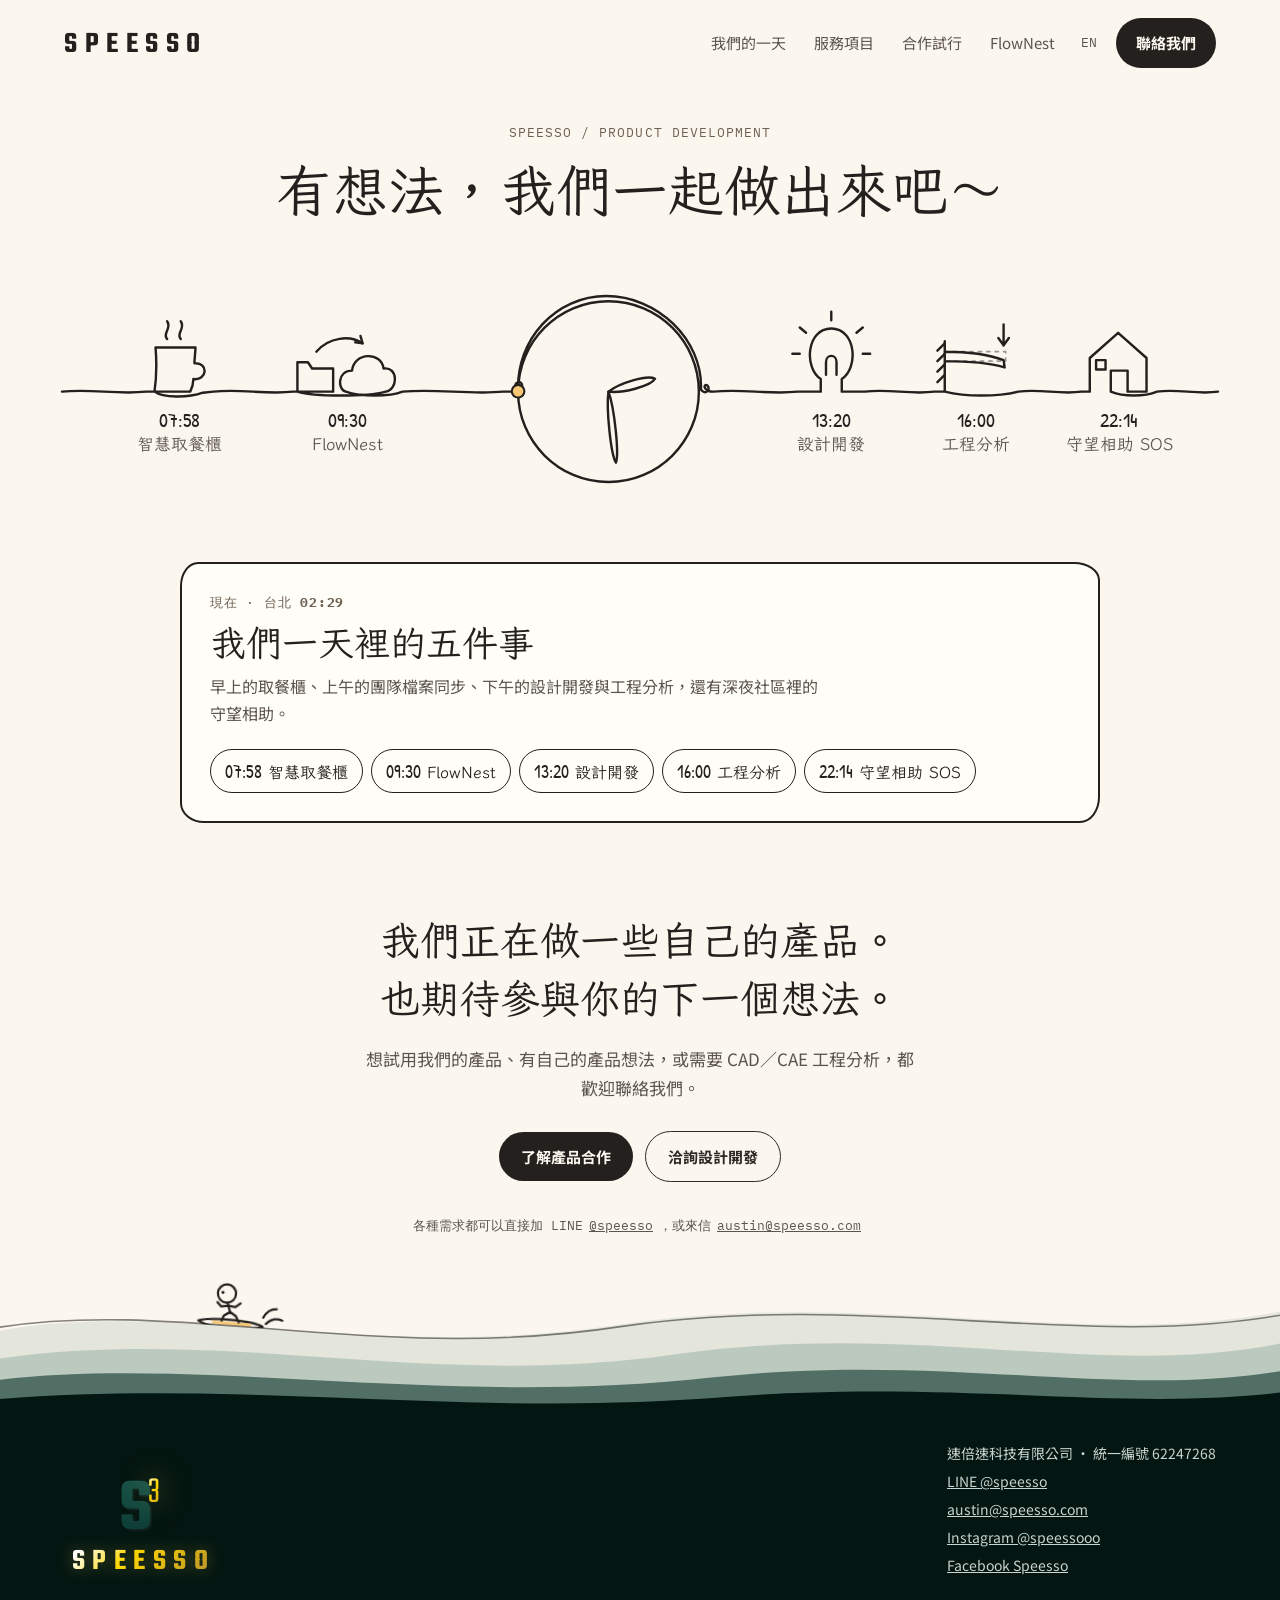
<file: index.html>
<!doctype html>
<html lang="zh-Hant">
<head>
<meta charset="utf-8">
<meta name="viewport" content="width=device-width, initial-scale=1">
<title>SPEESSO 速倍速科技｜產品設計開發・CAD／CAE 工程分析</title>
<meta name="description" content="速倍速科技（SPEESSO）是台灣的產品開發公司，提供機構設計、電子控制、原型開發與 CAD／CAE 工程分析（FEA 結構分析、CFD 流場分析、熱分析），也自己開發智慧取餐櫃、守望相助 SOS 系統與 FlowNest 團隊檔案同步。">
<link rel="preconnect" href="https://fonts.googleapis.com">
<link rel="preconnect" href="https://fonts.gstatic.com" crossorigin>
<link href="https://fonts.googleapis.com/css2?family=LXGW+WenKai+TC&family=Patrick+Hand&family=Noto+Sans+TC:wght@400;700&family=IBM+Plex+Mono:wght@400;600&family=Teko:wght@600&display=swap" rel="stylesheet">
<link rel="stylesheet" href="assets/site.css">
<link rel="icon" type="image/svg+xml" href="favicon.svg">
<link rel="alternate" hreflang="zh-Hant" href="https://speesso.com/">
<link rel="alternate" hreflang="en" href="https://speesso.com/en/">
<link rel="alternate" hreflang="x-default" href="https://speesso.com/">
<meta property="og:title" content="SPEESSO 速倍速科技｜產品設計開發・CAD／CAE 工程分析">
<meta property="og:description" content="速倍速科技（SPEESSO）是台灣的產品開發公司，提供機構設計、電子控制、原型開發與 CAD／CAE 工程分析（FEA 結構分析、CFD 流場分析、熱分析），也自己開發智慧取餐櫃、守望相助 SOS 系統與 FlowNest 團隊檔案同步。">
<meta property="og:type" content="website">
<meta property="og:url" content="https://speesso.com/">
<style>
  /* L8：一筆畫 — 一條線從左邊進來，畫出咖啡杯、資料夾與雲、鬧鐘、燈泡、懸臂梁、房子，再從右邊出去。
     點線上的小圖：金色筆尖沿著線走過去、那一段畫上螢光筆、鬧鐘指針走到那個時刻，下方說明面板把小圖放大重畫一次並逐步說明。
     手機：同一條線改成蛇行三排。系統「減少動態」：不畫線、不走動，直接顯示。 */
  :root { --ink-c: #23201D; --hl: #F7C873; --hand: 'LXGW WenKai TC', 'Noto Sans TC', serif; --hnum: 'Patrick Hand', 'LXGW WenKai TC', sans-serif; --ease: cubic-bezier(.2, .7, .1, 1); }
  body { background: var(--paper); }
  .nav .logo { color: var(--ink-c); }

  .kv { padding-top: 36px; text-align: center; }
  .kv .eyebrow { margin: 0 0 10px; font-family: var(--mono); font-size: 13px; letter-spacing: .08em; color: var(--ink-3); }
  .kv h1 { margin: 0; font: 400 clamp(32px, 4.6vw, 56px)/1.3 var(--hand); color: var(--ink-c); }
  .kv .sub { margin: 14px auto 0; max-width: 560px; font-size: 17px; color: var(--ink-2); }

  .line-wrap { max-width: 1180px; margin: 0 auto; padding: 8px 12px 0; }
  @media (max-width: 640px) { .line-wrap { padding-top: 22px; } }
  #line { display: block; width: 100%; height: auto; overflow: visible; -webkit-tap-highlight-color: transparent; }
  #line .ln { fill: none; stroke: var(--ink-c); stroke-width: 2.3; stroke-linecap: round; stroke-linejoin: round; }
  #line .main { transition: stroke-dashoffset 3s cubic-bezier(.45, .05, .35, 1); }
  #line .hlp { fill: none; stroke: var(--hl); stroke-width: 9; stroke-linecap: round; stroke-linejoin: round; opacity: .7; }
  #line .x { opacity: 0; transition: opacity .8s ease; }
  #line.ready .x { opacity: 1; }
  #line .tm { font: 19px var(--hnum); fill: var(--ink-c); text-anchor: middle; }
  #line .nm { font: 16px var(--hand); fill: var(--ink-2); text-anchor: middle; }
  #line .hit { fill: transparent; cursor: pointer; }
  #line .lbl { transition: transform .4s var(--ease); }
  #line .on .lbl { transform: translateY(-2px); }
  #line .on .nm { fill: var(--ink-c); }
  #line .pen { fill: var(--hl); stroke: var(--ink-c); stroke-width: 2; }
  #line .hand { transition: transform .9s var(--ease); }
  .hint { margin: 6px 0 0; text-align: center; font: 16px var(--hand); color: var(--ink-3); }

  /* 細節小動畫 */
  .steam { animation: steam 2.4s ease-in-out infinite; }
  .steam.b { animation-delay: .7s; }
  @keyframes steam { 0%, 100% { opacity: .1; transform: translateY(3px); } 50% { opacity: 1; transform: translateY(-2px); } }
  .ray { animation: ray 2s ease-in-out infinite; }
  @keyframes ray { 0%, 100% { opacity: .1; } 50% { opacity: 1; } }
  .arr { animation: arr 2.6s ease-in-out infinite; }
  @keyframes arr { 0%, 100% { transform: translateX(-3px); } 50% { transform: translateX(3px); } }
  .wv { animation: wv 1.8s ease-out infinite; opacity: 0; }
  .wv.b { animation-delay: .6s; }
  @keyframes wv { 0% { opacity: 1; } 100% { opacity: 0; } }
  .load { animation: load 1.6s ease-in-out infinite; }
  @keyframes load { 0%, 100% { transform: translateY(-3px); } 50% { transform: translateY(2px); } }
  #line .ghost, .big .ghost { stroke-dasharray: 3 5; stroke-width: 1.6; opacity: .45; }

  /* 說明面板 */
  .panel { max-width: 920px; margin: 28px auto 0; padding: 28px; border: 2px solid var(--ink-c); border-radius: 18px 26px 20px 24px / 24px 18px 26px 20px; background: #FFFDF8; scroll-margin-top: 12px; }
  @media (max-width: 640px) { .panel { margin: 20px 16px 0; padding: 22px 18px; } }
  .js .item, .js .intro-card { display: none; }
  .js .item.on, .js .intro-card.on { display: grid; animation: pin .5s var(--ease); }
  @keyframes pin { from { opacity: 0; transform: translateY(8px); } to { opacity: 1; transform: none; } }
  html:not(.js) .intro-card { display: none; }
  html:not(.js) .item { margin-bottom: 40px; }
  .item { grid-template-columns: minmax(0, 5fr) minmax(0, 7fr); gap: 12px 36px; align-items: start; }
  .intro-card { grid-template-columns: minmax(0, 1fr); }
  @media (max-width: 760px) { .item { grid-template-columns: minmax(0, 1fr); } }
  .big { display: block; width: 100%; max-width: 300px; height: auto; margin: 0 auto; overflow: visible; }
  .big .ln { fill: none; stroke: var(--ink-c); stroke-width: 2.4; stroke-linecap: round; stroke-linejoin: round; }
  .big .main { transition: stroke-dashoffset 1.4s cubic-bezier(.45, .05, .35, 1); }
  .when { margin: 0 0 6px; font-family: var(--mono); font-size: 13px; letter-spacing: .06em; color: var(--ink-3); }
  .panel h2 { margin: 0 0 6px; font: 400 clamp(28px, 3vw, 36px)/1.3 var(--hand); color: var(--ink-c); }
  .line { margin: 0 0 10px; font: 20px var(--hand); color: var(--ink-c); }
  .desc { margin: 0 0 10px; font-size: 16px; color: var(--ink-2); }
  .spec { margin: 0 0 6px; font-size: 14px; color: var(--ink-2); }
  .fact { margin: 6px 0 18px; font: 17px var(--hand); color: var(--ink-c); }
  .fact::before { content: "→ "; }
  .steps { list-style: none; counter-reset: s; margin: 14px 0; padding: 0; display: grid; gap: 2px; }
  .steps li { counter-increment: s; display: flex; gap: 12px; padding: 7px 10px; border-radius: 10px; font-size: 15px; line-height: 1.55; transition: opacity .45s, background-color .45s; }
  .steps li::before { content: counter(s); flex: none; width: 22px; font: 19px/1.2 var(--hnum); color: var(--ink-3); }
  .steps li span { display: block; font-size: 13px; color: var(--ink-2); }
  .js .steps li { opacity: .4; }
  .js .steps li.done { opacity: 1; }
  .js .steps li.cur { opacity: 1; background: rgba(247, 200, 115, .35); }
  .acts { display: flex; flex-wrap: wrap; gap: 10px; align-items: center; }
  .acts .btn { margin: 0; }
  .btn-ink { background: var(--ink-c); }
  .replay { min-height: 48px; padding: 0 12px; border: 0; background: none; font: 17px var(--hand); color: var(--ink-c); cursor: pointer; opacity: .75; }
  .replay:hover { opacity: 1; }
  .replay:focus-visible, .pick:focus-visible { outline: 3px solid var(--hl); outline-offset: 2px; }
  html:not(.js) .replay { display: none; }
  .intro-card .desc { max-width: 620px; }
  .picks { display: flex; flex-wrap: wrap; gap: 8px; margin-top: 12px; }
  .pick { min-height: 44px; padding: 6px 14px; border: 1.5px solid var(--ink-c); border-radius: 999px; background: none; font: 16px var(--hand); color: var(--ink-c); cursor: pointer; }
  .pick b { font: 18px var(--hnum); margin-right: 6px; font-weight: 400; }
  .pick:hover { background: rgba(247, 200, 115, .35); }

  .close { padding-top: 88px; padding-bottom: 104px; text-align: center; }
  .close h2.big2 { margin: 0 auto; max-width: 820px; font: 400 clamp(26px, 3.4vw, 40px)/1.45 var(--hand); color: var(--ink-c); }
  .close .sub { margin: 18px auto 0; max-width: 560px; color: var(--ink-2); font-size: 17px; }
  .close .acts { justify-content: center; margin-top: 28px; }
  .close .line-id { margin: 22px 0 0; font-family: var(--mono); font-size: 13px; color: var(--ink-2); }
  .close .line-id a { display: inline-flex; align-items: center; min-height: 44px; padding: 0 6px; }
  @media (max-width: 860px) { .nav-links a.hide-md { display: none; } }

  /* 頁尾：米白 → 品牌深綠，用手繪起伏的邊（兩層：後面一層半透明）＋一條細墨線，不是一刀切 */
  .close { padding-bottom: 40px; }
  .foot-wave { display: block; width: 100%; height: clamp(90px, 10vw, 170px); margin-bottom: -2px; position: relative; z-index: 1; }
  .foot-wave .w1 { fill: #E4E6DC; }
  .foot-wave .w2 { fill: #9DB2A8; opacity: .55; }
  .foot-wave .w3 { fill: #2F5249; opacity: .75; }
  .foot-wave .front { fill: var(--speesso-forest); }
  .foot-wave .edge { fill: none; stroke: var(--ink-c); stroke-width: 1.6; stroke-linecap: round; opacity: .55; vector-effect: non-scaling-stroke; }
  .footer .wrap { padding-top: 28px; }

  /* 浪上的衝浪小人：沿著最上面那條墨線滑行，到邊緣就轉身；點他會跳一下 */
  .foot-sea { position: relative; overflow: hidden; padding-top: 70px; margin-top: -70px; pointer-events: none; }
  .surfer { position: absolute; left: 0; top: 0; width: clamp(64px, 6vw, 100px); height: clamp(64px, 6vw, 100px); pointer-events: auto; cursor: pointer; transform-origin: 0 0; will-change: transform; -webkit-tap-highlight-color: transparent; }
  .surfer svg { display: block; width: 100%; height: 100%; overflow: visible; transform: translate(-50%, -87%); }
  .surfer .ln { fill: none; stroke: var(--ink-c); stroke-width: 2.2; stroke-linecap: round; stroke-linejoin: round; }
  .surfer .board { fill: var(--paper); stroke: var(--ink-c); stroke-width: 2.2; stroke-linejoin: round; }
  .surfer .stripe { stroke: var(--hl); stroke-width: 3; stroke-linecap: round; }
  .surfer .head { fill: var(--paper); stroke: var(--ink-c); stroke-width: 2.2; }
  .surfer .spray { animation: spray .7s ease-out infinite; }
  .surfer .spray.b { animation-delay: .35s; }
  @keyframes spray { 0% { opacity: 1; transform: translate(0, 0); } 100% { opacity: 0; transform: translate(-6px, -5px); } }
  .surfer .body { transform-origin: 0 0; }
  .surfer.hop .body { animation: hop .6s cubic-bezier(.3, 1.5, .5, 1); }
  @keyframes hop { 0% { transform: none; } 40% { transform: translateY(-22px) rotate(-12deg); } 100% { transform: none; } }
  @media (prefers-reduced-motion: reduce) { * { animation: none !important; transition-duration: .01s !important; } }
</style>
<link rel="canonical" href="https://speesso.com/">
<meta property="og:site_name" content="SPEESSO">
<meta property="og:locale" content="zh_TW">
<meta property="og:locale:alternate" content="en_US">
<meta property="og:image" content="https://speesso.com/assets/og/og-zh.png">
<meta property="og:image:width" content="1200">
<meta property="og:image:height" content="630">
<meta name="twitter:card" content="summary_large_image">
<script type="application/ld+json">{"@context":"https://schema.org","@graph":[{"@type":"Organization","@id":"https://speesso.com/#org","name":"速倍速科技有限公司","alternateName":["SPEESSO","Speesso"],"url":"https://speesso.com/","email":"austin@speesso.com","taxID":"62247268","address":{"@type":"PostalAddress","addressCountry":"TW"},"sameAs":["https://www.instagram.com/speessooo/","https://www.facebook.com/profile.php?id=61586292744102","https://line.me/R/ti/p/@speesso"],"knowsAbout":["產品設計開發","機構設計","電子控制","原型開發","CAD","CAE","FEA","CFD","熱分析","SOLIDWORKS Simulation","SOLIDWORKS Flow Simulation"]},{"@type":"WebSite","@id":"https://speesso.com/#website","url":"https://speesso.com/","name":"SPEESSO","alternateName":"速倍速科技","publisher":{"@id":"https://speesso.com/#org"},"inLanguage":["zh-Hant","en"]},{"@type":"WebPage","@id":"https://speesso.com/#webpage","url":"https://speesso.com/","name":"SPEESSO 速倍速科技｜產品設計開發・CAD／CAE 工程分析","description":"速倍速科技（SPEESSO）是台灣的產品開發公司，提供機構設計、電子控制、原型開發與 CAD／CAE 工程分析（FEA 結構分析、CFD 流場分析、熱分析），也自己開發智慧取餐櫃、守望相助 SOS 系統與 FlowNest 團隊檔案同步。","inLanguage":"zh-Hant","isPartOf":{"@id":"https://speesso.com/#website"},"about":{"@id":"https://speesso.com/#org"}}]}</script>
</head>
<body>

<header>
  <nav class="wrap nav" aria-label="主選單">
    <a class="logo" href="#">SPEESSO</a>
    <div class="nav-links">
      <a class="hide-md" href="#story">我們的一天</a>
      <a class="hide-md" href="services.html">服務項目</a>
      <a class="hide-md" href="partners.html">合作試行</a>
      <a class="hide-md" href="#flownest">FlowNest</a>
      <a class="lang" href="en/" lang="en" hreflang="en">EN</a>
      <a class="btn btn-ink" href="#contact">聯絡我們</a>
    </div>
  </nav>
</header>

<main>
  <section class="wrap kv">
    <p class="eyebrow">SPEESSO / PRODUCT DEVELOPMENT</p>
    <h1><span class="ph">有想法，</span><span class="ph">我們一起做出來吧～</span></h1>
  </section>

  <section id="story">
    <div class="line-wrap"><svg id="line" aria-hidden="true"></svg></div>

    <div class="panel" id="panel" aria-live="polite">
      <div class="intro-card on" id="intro">
        <p class="when">現在 · 台北 <b id="now-t">--:--</b></p>
        <h2>我們一天裡的五件事</h2>
        <p class="desc">早上的取餐櫃、上午的團隊檔案同步、下午的設計開發與工程分析，還有深夜社區裡的守望相助。</p>
        <div class="picks">
          <button class="pick" type="button" data-go="locker"><b>07:58</b>智慧取餐櫃</button>
          <button class="pick" type="button" data-go="flownest"><b>09:30</b>FlowNest</button>
          <button class="pick" type="button" data-go="dev"><b>13:20</b>設計開發</button>
          <button class="pick" type="button" data-go="cae"><b>16:00</b>工程分析</button>
          <button class="pick" type="button" data-go="sos"><b>22:14</b>守望相助 SOS</button>
        </div>
      </div>

      <article class="item" id="p-locker" data-steps="3" data-g="cup">
        <svg class="big" aria-hidden="true"></svg>
        <div>
          <p class="when">07:58 · 早上 · 咖啡店</p>
          <h2>智慧取餐櫃</h2>
          <p class="line"><span class="ph">咖啡點好了。</span><span class="ph">到了直接拿。</span></p>
          <p class="desc"><span class="ph">提前用 LINE 點餐付款，到店掃碼取餐。</span><span class="ph">少一道等待的流程，讓買咖啡更方便。</span></p>
          <ol class="steps">
            <li>用 LINE 點餐，付款完成</li>
            <li>店員把餐點放進取餐格，格子亮燈</li>
            <li>到店掃碼，格門打開就能取餐</li>
          </ol>
          <p class="spec">3 格模組化設計，可設置於層架上，減少地面空間需求。</p>
          <p class="fact">徵求台北地區咖啡店，參與產品試行。</p>
          <div class="acts">
            <a class="btn btn-ink" href="partners.html#locker">了解取餐櫃試行</a>
            <button class="replay" type="button">↻ 再畫一次</button>
          </div>
        </div>
      </article>

      <article class="item" id="p-flownest" data-steps="4" data-g="sync">
        <svg class="big" aria-hidden="true"></svg>
        <div>
          <p class="when">09:30 · 上午 · 開工前同步</p>
          <h2>FlowNest 團隊檔案同步</h2>
          <p class="line"><span class="ph">團隊的設計檔，</span><span class="ph">不再互相覆蓋。</span></p>
          <p class="desc"><span class="ph">比對本機工作資料夾與團隊共用的 Google Drive 資料夾，</span><span class="ph">列出要上傳、要下載與兩邊都改過的檔案。</span></p>
          <ol class="steps">
            <li>一次掃描，比對兩邊的檔案</li>
            <li>你改過的上傳，隊友的新版下載</li>
            <li>兩邊都改過的，由你決定保留哪一版</li>
            <li>覆蓋前先備份，最近 10 次同步可整批撤銷</li>
          </ol>
          <p class="fact">免費試用 30 天 · Windows 10／11</p>
          <div class="acts">
            <a class="btn btn-ink" href="flownest.html">了解 FlowNest</a>
            <a class="btn btn-line" href="flownest-guide.html">看使用方法</a>
            <button class="replay" type="button">↻ 再畫一次</button>
          </div>
        </div>
      </article>

      <article class="item" id="p-dev" data-steps="4" data-g="bulb">
        <svg class="big" aria-hidden="true"></svg>
        <div>
          <p class="when">13:20 · 下午 · 我們的工作桌</p>
          <h2>設計開發</h2>
          <p class="line"><span class="ph">畫圖、打樣、測試。</span><span class="ph">然後再改一次。</span></p>
          <p class="desc"><span class="ph">從機構、電路到軟體，我們自己設計、整合，也自己到現場驗證。</span><span class="ph">除了開發自己的產品，我們也協助企業把想法變成能夠測試的實體。</span></p>
          <ol class="steps">
            <li><div>機構設計<span>產品結構、零件設計、鈑金與組裝</span></div></li>
            <li><div>電子與控制<span>電路設計、PCB、韌體與控制整合</span></div></li>
            <li><div>軟體與系統<span>系統介面、雲端與軟硬體連接</span></div></li>
            <li><div>原型與驗證<span>打樣、功能測試、製造可行性評估</span></div></li>
          </ol>
          <p class="fact">不只是自己的點子，你的也可以。</p>
          <div class="acts">
            <a class="btn btn-ink" href="https://line.me/R/ti/p/@speesso">聊聊你的產品想法</a>
            <a class="btn btn-line" href="services.html#dev">看服務項目</a>
            <button class="replay" type="button">↻ 再畫一次</button>
          </div>
        </div>
      </article>

      <article class="item" id="p-cae" data-steps="4" data-g="beam">
        <svg class="big" aria-hidden="true"></svg>
        <div>
          <p class="when">16:00 · 下午 · 模擬分析</p>
          <h2>CAD／CAE 工程分析</h2>
          <p class="line"><span class="ph">先算過，</span><span class="ph">再打樣。</span></p>
          <p class="desc"><span class="ph">在開模、打樣或施工之前，用 3D 模型與模擬分析確認強度、振動、流場與溫度。</span><span class="ph">也以顧問形式協助企業的設計團隊檢討模型與分析結果。</span></p>
          <ol class="steps">
            <li><div>結構分析（FEA）<span>強度、變形、振動頻率與螺栓接合</span></div></li>
            <li><div>流場分析（CFD）<span>壓損、流速分布、混合均勻度與導流設計</span></div></li>
            <li><div>熱分析<span>熱傳導與熱應力</span></div></li>
            <li><div>CAD 建模與設計檢討<span>3D 建模、模型修正與分析報告</span></div></li>
          </ol>
          <p class="spec">使用 SOLIDWORKS Simulation 與 Flow Simulation。可採時數制顧問或單次分析委託，依案件由速倍速科技或是睿科技承接。</p>
          <p class="fact">打樣與開模之前，先確認設計可行。</p>
          <div class="acts">
            <a class="btn btn-ink" href="https://line.me/R/ti/p/@speesso">洽詢工程分析</a>
            <a class="btn btn-line" href="services.html#cae">看服務項目</a>
            <button class="replay" type="button">↻ 再畫一次</button>
          </div>
        </div>
      </article>

      <article class="item" id="p-sos" data-steps="4" data-g="house">
        <svg class="big" aria-hidden="true"></svg>
        <div>
          <p class="when">22:14 · 深夜 · 社區</p>
          <h2>守望相助 SOS 系統</h2>
          <p class="line"><span class="ph">有需要的時候，</span><span class="ph">按一下就好。</span></p>
          <p class="desc"><span class="ph">透過簡單的按鈕操作，讓求助訊息傳送給預先設定的聯絡人。</span><span class="ph">讓家人、鄰居與照護者更容易互相照應。</span></p>
          <ol class="steps">
            <li>按下 SOS 按鈕</li>
            <li>通知家人</li>
            <li>通知鄰居</li>
            <li>通知照護者</li>
          </ol>
          <p class="spec">適用於希望建立鄰里互助與緊急通知機制的社區。</p>
          <p class="fact">徵求有意願參與產品測試的社區。</p>
          <div class="acts">
            <a class="btn btn-ink" href="partners.html#sos">了解 SOS 試行</a>
            <button class="replay" type="button">↻ 再畫一次</button>
          </div>
        </div>
      </article>
    </div>
  </section>

  <section class="wrap close" id="contact">
    <h2 class="big2"><span class="ph">我們正在做一些自己的產品。</span><br><span class="ph">也期待參與你的下一個想法。</span></h2>
    <p class="sub">想試用我們的產品、有自己的產品想法，或需要 CAD／CAE 工程分析，都歡迎聯絡我們。</p>
    <div class="acts">
      <a class="btn btn-ink" href="partners.html">了解產品合作</a>
      <a class="btn btn-line" href="https://line.me/R/ti/p/@speesso">洽詢設計開發</a>
    </div>
    <p class="line-id">各種需求都可以直接加 LINE<a href="https://line.me/R/ti/p/@speesso">@speesso</a>，或來信<a href="mailto:austin@speesso.com">austin@speesso.com</a></p>
  </section>
</main>

<div class="foot-sea">
<div class="surfer" aria-hidden="true" title="嗨！">
  <svg viewBox="-38 -66 76 76">
    <g class="body">
      <g class="spray"><path class="ln" d="M-34 -3 c-5 -5 -11 -6 -16 -4"/></g>
      <g class="spray b"><path class="ln" d="M-31 -9 c-3 -6 -8 -9 -13 -9"/></g>
      <path class="board" d="M-31 0 C-20 5 20 5 33 -3 C22 -7 -20 -6 -31 0 Z"/>
      <path class="stripe" d="M-18 -1 L18 -2"/>
      <path class="ln" d="M-7 -3 L-4 -9 L2 -13 M10 -4 L8 -9 L2 -13"/>
      <path class="ln" d="M2 -13 C3 -16 4 -19 5 -22"/>
      <path class="ln" d="M4 -19 L-3 -18 L-8 -22 M4 -19 L11 -18 L15 -22"/>
      <circle class="head" cx="6" cy="-31" r="9"/>
      <circle cx="10" cy="-32" r="1.5" fill="var(--ink-c)"/>
    </g>
  </svg>
</div>
<svg class="foot-wave" viewBox="0 0 1440 120" preserveAspectRatio="none" aria-hidden="true">
  <!-- 由淡到深四層起伏，像遠山：米白 → 淡灰綠 → 灰綠 → 品牌深綠 -->
  <path class="w1" d="M0 40 C200 10 420 70 700 34 C980 0 1220 58 1440 22 V120 H0 Z"/>
  <path class="edge" d="M-10 38 C200 8 420 72 700 36 C980 2 1220 60 1450 24"/>
  <path class="w2" d="M0 66 C260 36 480 96 760 62 C1030 30 1240 86 1440 52 V120 H0 Z"/>
  <path class="w3" d="M0 86 C230 64 500 112 800 84 C1060 60 1250 104 1440 78 V120 H0 Z"/>
  <path class="front" d="M0 104 C280 86 520 122 820 102 C1080 86 1260 116 1440 98 V120 H0 Z"/>
</svg>
</div>
<footer class="footer">
  <div class="wrap">
    <a class="lockup" href="#" aria-label="SPEESSO 首頁">
      <span class="s3" aria-hidden="true"><span class="s-part">S</span><span class="sup-3">3</span></span>
      <span class="brand-text">SPEESSO</span>
    </a>
    <div class="info">
      <span>速倍速科技有限公司 · 統一編號 62247268</span>
      <a href="https://line.me/R/ti/p/@speesso">LINE @speesso</a>
      <a href="mailto:austin@speesso.com">austin@speesso.com</a>
      <a href="https://www.instagram.com/speessooo/">Instagram @speessooo</a>
      <a href="https://www.facebook.com/profile.php?id=61586292744102">Facebook Speesso</a>
    </div>
  </div>
</footer>

<script>
(function () {
  var root = document.documentElement;
  if (/[?&]static\b/.test(location.search)) return;
  root.classList.add('js');
  var calm = matchMedia('(prefers-reduced-motion: reduce)').matches;
  var NS = 'http://www.w3.org/2000/svg';

  // ---- 一筆畫的小圖：本地座標，線從 (0,0) 進、從 (W,0) 出，y 往上是負 ----
  var G = {
    cup: { W: 64, c: [['M', 0, 0], ['L', 42, 0], ['C', 44, -4, 45, -8, 45, -12], ['C', 58, -10, 60, -28, 46, -27], ['C', 46, -32, 47, -38, 47, -42], ['L', 9, -42], ['C', 10, -30, 10, -14, 8, 0], ['C', 16, 6, 40, 6, 54, 1], ['L', 64, 0]],
           x: '<g class="steam"><path class="ln" d="M20 -50 c-5 -6 5 -10 0 -17"/></g><g class="steam b"><path class="ln" d="M33 -50 c-5 -6 5 -10 0 -17"/></g>' },
    sync: { W: 104, c: [['M', 0, 0], ['L', 38, 0], ['L', 38, -22], ['L', 18, -22], ['L', 14, -28], ['L', 4, -28], ['L', 4, 0], ['C', 20, 5, 70, 5, 88, 0], ['C', 100, -2, 100, -24, 86, -22], ['C', 84, -38, 58, -38, 56, -20], ['C', 42, -20, 42, -2, 50, 0], ['C', 64, 5, 92, 5, 104, 0]],
            x: '<g class="arr"><path class="ln" d="M22 -38 C34 -52 54 -54 66 -46"/><path class="ln" d="M66 -46 l-7 -1 M66 -46 l-2 -7"/></g>' },
    clock: { W: 200, clock: true, c: [['M', 0, 0], ['L', 14, 0], ['C', 20, -4, 18, -10, 14, -9], ['C', 10, -8, 11, -2, 14, 0], ['C', 14, -47.5, 52.5, -86, 100, -86], ['C', 147.5, -86, 186, -47.5, 186, 0], ['C', 186, 47.5, 147.5, 86, 100, 86], ['C', 52.5, 86, 14, 47.5, 14, 0], ['C', 12, -50, 50, -91, 98, -91], ['C', 146, -91, 190, -50, 188, -2], ['C', 192, 4, 198, -2, 194, -6], ['C', 190, -8, 190, 0, 200, 0]] },
    bulb: { W: 64, c: [['M', 0, 0], ['L', 22, 0], ['L', 22, -12], ['C', 6, -22, 8, -60, 32, -60], ['C', 56, -60, 58, -22, 42, -12], ['L', 42, 0], ['L', 64, 0]],
            x: '<path class="ln" d="M27 -16 L27 -28 C27 -36 37 -36 37 -28 L37 -16"/><g class="ray"><path class="ln" d="M32 -68 v-8 M8 -56 l-6 -5 M56 -56 l6 -5 M2 -36 h-7 M62 -36 h7"/></g>' },
    beam: { W: 80, c: [['M', 0, 0], ['L', 10, 0], ['L', 10, -48], ['L', 10, -38], ['C', 30, -38, 50, -36, 66, -30], ['L', 67, -23], ['C', 50, -28, 30, -29, 10, -29], ['L', 10, 0], ['C', 30, 5, 60, 5, 80, 0]],
            x: '<path class="ln ghost" d="M10 -38 H68 V-29 H10"/><path class="ln" d="M10 -46 l-7 7 M10 -36 l-7 7 M10 -26 l-7 7 M10 -16 l-7 7"/><g class="load"><path class="ln" d="M66 -64 v20 M66 -44 l-5 -7 M66 -44 l5 -7"/></g>' },
    house: { W: 72, c: [['M', 0, 0], ['L', 8, 0], ['L', 8, -32], ['L', 35, -56], ['L', 62, -32], ['L', 62, 0], ['L', 44, 0], ['L', 44, -20], ['L', 28, -20], ['L', 28, 0], ['C', 40, 5, 60, 5, 72, 0]],
             x: '<rect class="ln" x="14" y="-30" width="9" height="9"/><g class="wv"><path class="ln" d="M68 -44 a10 10 0 0 1 0 14"/></g><g class="wv b"><path class="ln" d="M74 -50 a18 18 0 0 1 0 26"/></g>' }
  };
  var ITEMS = {
    locker: { g: 'cup', t: '07:58', name: '智慧取餐櫃' },
    flownest: { g: 'sync', t: '09:30', name: 'FlowNest' },
    dev: { g: 'bulb', t: '13:20', name: '設計開發' },
    cae: { g: 'beam', t: '16:00', name: '工程分析' },
    sos: { g: 'house', t: '22:14', name: '守望相助 SOS' }
  };
  var ORDER = ['locker', 'flownest', 'dev', 'cae', 'sos'];

  function n(v) { return (Math.round(v * 10) / 10).toString(); }
  // 把小圖的指令放到 (ox, oy)；reverse＝這一排由右往左走（見 reversed）
  // 反向走同一個圖：圖案不翻面，只把筆畫順序倒過來（由 (W,0) 進、從 (0,0) 出）
  function reversed(c) {
    var pts = c.map(function (cmd) { return [cmd[cmd.length - 2], cmd[cmd.length - 1]]; }), out = [['M'].concat(pts[pts.length - 1])];
    for (var k = c.length - 1; k > 0; k--) {
      var cmd = c[k], prev = pts[k - 1];
      out.push(cmd[0] === 'C' ? ['C', cmd[3], cmd[4], cmd[1], cmd[2], prev[0], prev[1]] : ['L', prev[0], prev[1]]);
    }
    return out;
  }
  function place(gl, ox, oy, reverse, skipM) {
    var s = '', c = reverse ? (gl._rev || (gl._rev = reversed(gl.c))) : gl.c;
    c.forEach(function (cmd, k) {
      if (k === 0 && skipM) return;
      var out = [cmd[0]];
      for (var i = 1; i < cmd.length; i += 2) out.push(n(ox + cmd[i]), n(oy + cmd[i + 1]));
      s += (k ? ' ' : '') + out[0] + out.slice(1).join(' ');
    });
    return s;
  }
  // 兩點間的線：微微起伏，不是死直線
  function link(x1, y, x2) { var d = x2 - x1; return ' C' + n(x1 + d * .35) + ' ' + n(y - 3) + ' ' + n(x1 + d * .65) + ' ' + n(y + 3) + ' ' + n(x2) + ' ' + n(y); }

  // 版面：桌機一排；手機蛇行三排
  // 手機：由右往左的那一排只放一個圖，線走的順序和由左往右讀的順序才會一致（07:58 → 09:30 → 13:20 → 22:14）
  var LAYOUT = {
    wide: { vb: '-20 -150 1100 285', rows: [{ y: 0, dir: 1, x0: -20, x1: 1080, items: [['locker', 60], ['flownest', 200], ['clock', 400], ['dev', 680], ['cae', 810], ['sos', 950]] }] },
    narrow: { vb: '-24 -116 410 590', rows: [
      { y: 0, dir: 1, x0: -24, x1: 330, items: [['clock', 0], ['locker', 244]] },
      { y: 230, dir: -1, x0: 330, x1: 30, items: [['flownest', 128]] },
      { y: 410, dir: 1, x0: 30, x1: 386, items: [['dev', 40], ['cae', 150], ['sos', 280]] }
    ] }
  };

  var svg = document.getElementById('line'), state = null;
  function el(tag, at, p) { var e = document.createElementNS(NS, tag); for (var k in at) e.setAttribute(k, at[k]); if (p) p.appendChild(e); return e; }

  function build(mode) {
    var L = LAYOUT[mode], d = '', boxes = {}, cx = null;
    svg.innerHTML = '';
    svg.setAttribute('viewBox', L.vb);
    L.rows.forEach(function (row, ri) {
      var x = row.x0;
      if (ri === 0) d = 'M' + n(x) + ' ' + n(row.y);
      else {                                                   // 轉彎下到下一排
        var prev = L.rows[ri - 1], ex = prev.x1, bulge = prev.dir > 0 ? 44 : -44;
        d += ' C' + n(ex + bulge) + ' ' + n(prev.y) + ' ' + n(ex + bulge) + ' ' + n(row.y) + ' ' + n(row.x0) + ' ' + n(row.y);
      }
      row.items.forEach(function (it) {
        var key = it[0], gl = G[key === 'clock' ? 'clock' : ITEMS[key].g], gx = it[1];
        var entry = row.dir > 0 ? gx : gx + gl.W, exit = row.dir > 0 ? gx + gl.W : gx;
        d += link(x, row.y, entry) + ' ' + place(gl, gx, row.y, row.dir < 0 && !gl.clock, true);
        x = exit;
        boxes[key] = { x: gx, y: row.y, W: gl.W, mirror: row.dir < 0 && !gl.clock };
        if (gl.clock) cx = [gx + 100, row.y];
      });
      d += link(x, row.y, row.x1);
    });

    var hl = el('path', { class: 'hlp', d: d, 'stroke-dasharray': '0 100000', style: 'visibility:hidden' }, svg);   // 選到之前不顯示（避免起點留一個圓點）
    var main = el('path', { class: 'ln main', d: d }, svg);
    // 小動畫細節與文字
    var extras = el('g', { class: 'x' }, svg);
    ORDER.forEach(function (k) {
      var b = boxes[k], gl = G[ITEMS[k].g], gx = el('g', { 'data-k': k }, extras);
      var detail = el('g', { transform: 'translate(' + b.x + ' ' + b.y + ')' }, gx);   // 細節不翻面
      detail.innerHTML = gl.x || '';
      var lb = el('g', { class: 'lbl' }, gx);
      el('text', { class: 'tm', x: b.x + gl.W / 2, y: b.y + 34 }, lb).textContent = ITEMS[k].t;
      el('text', { class: 'nm', x: b.x + gl.W / 2, y: b.y + 56 }, lb).textContent = ITEMS[k].name;
      el('rect', { class: 'hit', x: b.x - 18, y: b.y - 86, width: gl.W + 36, height: 152, 'data-go': k }, gx);
    });
    // 鬧鐘指針（一筆畫風格的細長圈）
    var hands = [];
    [['M0 0 C-5 -12 -6 -40 0 -46 C6 -40 5 -12 0 0', 0], ['M0 0 C-4 -16 -4 -60 0 -68 C4 -60 4 -16 0 0', 1]].forEach(function (h) {
      var gg = el('g', { transform: 'translate(' + cx[0] + ' ' + cx[1] + ')' }, svg);
      var hh = el('g', { class: 'hand' }, gg);
      el('path', { class: 'ln', d: h[0] }, hh);
      hands.push(hh);
    });
    var pen = el('circle', { class: 'pen', r: 6, cx: cx[0], cy: cx[1] }, svg);

    // 每件事在線上佔的長度範圍（螢光筆與筆尖位置用）
    var total = main.getTotalLength(), ranges = {}, step = 3;
    ORDER.forEach(function (k) { ranges[k] = [Infinity, -Infinity]; });
    for (var s = 0; s <= total; s += step) {
      var p = main.getPointAtLength(s);
      ORDER.forEach(function (k) {
        var b = boxes[k];
        if (p.x >= b.x - 2 && p.x <= b.x + G[ITEMS[k].g].W + 2 && p.y <= b.y + 7 && p.y >= b.y - 80) { ranges[k][0] = Math.min(ranges[k][0], s); ranges[k][1] = Math.max(ranges[k][1], s); }
      });
    }
    var clockLen = (function () { var best = 0, bd = Infinity; for (var s = 0; s <= total; s += step) { var p = main.getPointAtLength(s), dd = Math.abs(p.x - cx[0] + 86) + Math.abs(p.y - cx[1]); if (dd < bd) { bd = dd; best = s; } } return best; })();

    // 開場：線從左畫到右
    if (!calm && !state) {
      main.style.strokeDasharray = total; main.style.strokeDashoffset = total;
      main.getBoundingClientRect();
      requestAnimationFrame(function () { main.style.strokeDashoffset = 0; });
      setTimeout(function () { svg.classList.add('ready'); }, 2600);
    } else svg.classList.add('ready');

    var prev = state;
    state = { main: main, hl: hl, hands: hands, pen: pen, total: total, ranges: ranges, penAt: clockLen, rot: prev ? prev.rot : [0, 0], cur: prev ? prev.cur : null };
    placePen(state.penAt);
    if (state.cur) mark(state.cur, false); else setHands(nowT(), false);
  }

  function placePen(s) { var p = state.main.getPointAtLength(s); state.pen.setAttribute('cx', p.x); state.pen.setAttribute('cy', p.y); }
  var penAnim = 0;
  function movePen(target) {
    cancelAnimationFrame(penAnim);
    var from = state.penAt, t0 = performance.now(), dur = calm ? 0 : Math.min(1400, 400 + Math.abs(target - from) * .9);
    (function tick(now) {
      var k = dur ? Math.min(1, (now - t0) / dur) : 1, e = k < .5 ? 2 * k * k : 1 - Math.pow(-2 * k + 2, 2) / 2;
      state.penAt = from + (target - from) * e; placePen(state.penAt);
      if (k < 1) penAnim = requestAnimationFrame(tick);
    })(t0);
  }
  function fwd(p, t) { return p + ((t - p) % 360 + 360) % 360; }
  function setHands(t) {
    var m = t.split(':'), a = [((+m[0] % 12) + +m[1] / 60) * 30, +m[1] * 6];
    state.rot[0] = fwd(state.rot[0], a[0]); state.rot[1] = fwd(state.rot[1], a[1]);
    state.hands[0].style.transform = 'rotate(' + state.rot[0] + 'deg)'; state.hands[1].style.transform = 'rotate(' + state.rot[1] + 'deg)';
  }
  function mark(k, animate) {
    var r = state.ranges[k];
    state.hl.setAttribute('stroke-dasharray', n(r[1] - r[0]) + ' 100000');   // 用位移定起點；dasharray 以 0 開頭時圓頭線帽會在線的起點留一個點
    state.hl.setAttribute('stroke-dashoffset', n(-r[0]));
    state.hl.style.visibility = 'visible';
    svg.querySelectorAll('[data-k]').forEach(function (g) { g.classList.toggle('on', g.getAttribute('data-k') === k); });
    setHands(ITEMS[k].t);
    if (animate) movePen((r[0] + r[1]) / 2); else { state.penAt = (r[0] + r[1]) / 2; placePen(state.penAt); }
  }
  function nowT() { return new Date().toLocaleTimeString('en-GB', { timeZone: 'Asia/Taipei', hour: '2-digit', minute: '2-digit', hour12: false }).replace(/^24/, '00'); }

  // ---- 說明面板 ----
  var panel = document.getElementById('panel'), intro = document.getElementById('intro'), timers = [];
  function later(f, ms) { timers.push(setTimeout(f, ms)); }
  function drawBig(art) {
    var gl = G[art.dataset.g], big = art.querySelector('.big');
    big.setAttribute('viewBox', '-24 -96 ' + (gl.W + 48) + ' 116');
    big.innerHTML = '<path class="ln main" d="M-24 0 L0 0 ' + place(gl, 0, 0, false, true) + ' L' + (gl.W + 24) + ' 0"/>' + (gl.x || '');
    var m = big.querySelector('.main'), L = m.getTotalLength();
    if (calm) return;
    m.style.strokeDasharray = L; m.style.strokeDashoffset = L; m.getBoundingClientRect();
    requestAnimationFrame(function () { m.style.strokeDashoffset = 0; });
  }
  function play(art) {
    var lis = art.querySelectorAll('.steps li'), nS = +art.dataset.steps;
    lis.forEach(function (li) { li.classList.remove('cur', 'done'); });
    drawBig(art);
    if (calm) { lis.forEach(function (li) { li.classList.add('done'); }); return; }
    for (var i = 0; i < nS; i++) (function (i) { later(function () { lis.forEach(function (li, j) { li.classList.toggle('done', j < i); li.classList.toggle('cur', j === i); }); }, 900 + i * 1400); })(i);
    later(function () { lis.forEach(function (li) { li.classList.remove('cur'); li.classList.add('done'); }); }, 900 + nS * 1400);
  }
  function select(k, scroll) {
    timers.forEach(clearTimeout); timers = [];
    state.cur = k; mark(k, true);
    intro.classList.remove('on');
    ORDER.forEach(function (x) { document.getElementById('p-' + x).classList.toggle('on', x === k); });
    var art = document.getElementById('p-' + k);
    play(art);
    if (scroll) later(function () { panel.scrollIntoView({ behavior: calm ? 'auto' : 'smooth', block: innerWidth < 760 ? 'start' : 'nearest' }); }, calm ? 0 : 500);
    if (history.replaceState) history.replaceState(null, '', '#' + k);
  }

  document.addEventListener('click', function (e) {
    var go = e.target.closest('[data-go]');
    if (go) { select(go.getAttribute('data-go'), true); return; }
    var rp = e.target.closest('.replay');
    if (rp) { timers.forEach(clearTimeout); timers = []; play(rp.closest('.item')); return; }
    var a = e.target.closest('a[href^="#"]'), h = a && a.getAttribute('href').slice(1);
    if (a && ITEMS[h]) { e.preventDefault(); document.getElementById('story').scrollIntoView({ behavior: calm ? 'auto' : 'smooth' }); select(h, false); }
  });

  var mq = matchMedia('(max-width: 640px)');
  build(mq.matches ? 'narrow' : 'wide');
  (mq.addEventListener ? mq.addEventListener.bind(mq, 'change') : mq.addListener.bind(mq))(function () { build(mq.matches ? 'narrow' : 'wide'); });
  document.getElementById('now-t').textContent = nowT();
  // ---- 頁尾衝浪小人 ----
  (function () {
    var sea = document.querySelector('.foot-sea'), surfer = sea.querySelector('.surfer'), edge = sea.querySelector('.edge');
    var L = edge.getTotalLength(), s = L * .3, dir = 1, run = true, raf = 0, t0 = performance.now() - 2600;
    function at(len) { var p = edge.getPointAtLength(Math.max(0, Math.min(L, len))).matrixTransform(edge.getScreenCTM()), r = sea.getBoundingClientRect(); return [p.x - r.left, p.y - r.top]; }
    function draw(t) {
      var p = at(s), a = at(s - 6), b = at(s + 6);
      var ang = Math.atan2(b[1] - a[1], b[0] - a[0]) * 180 / Math.PI, bob = Math.sin(t / 380) * 2.2, tilt = Math.sin(t / 520) * 3;
      surfer.style.transform = 'translate(' + p[0].toFixed(1) + 'px,' + (p[1] + bob).toFixed(1) + 'px) rotate(' + (ang + tilt).toFixed(1) + 'deg) scaleX(' + dir + ')';
    }
    // 位置直接由時間算（來回一趟），不累加每格的時間差：畫面卡頓或背景分頁也不會走錯
    function tick() {
      var t = performance.now(), w = sea.getBoundingClientRect().width, P = Math.max(4000, w * 3.6);   // 單程約 4～7 秒
      var u = ((t - t0) % (2 * P)) / P, k = u < 1 ? u : 2 - u;
      dir = u < 1 ? 1 : -1;
      k = k * k * (3 - 2 * k);                                  // 兩端放慢，像在轉身
      s = L * (.06 + .88 * k);
      draw(t);
      if (run) raf = requestAnimationFrame(tick);
    }
    surfer.addEventListener('click', function () { surfer.classList.remove('hop'); void surfer.offsetWidth; surfer.classList.add('hop'); });
    if (calm) { s = L * .7; draw(0); addEventListener('resize', function () { draw(0); }); return; }
    // 只在頁尾看得到時才動
    new IntersectionObserver(function (es) {
      run = es[0].isIntersecting; cancelAnimationFrame(raf);
      if (run) raf = requestAnimationFrame(tick);
    }).observe(sea);
    raf = requestAnimationFrame(tick);
  })();

  var h0 = location.hash.slice(1);
  if (ITEMS[h0]) setTimeout(function () { select(h0, true); }, calm ? 0 : 2800);
})();
</script>
</body>
</html>
</file>
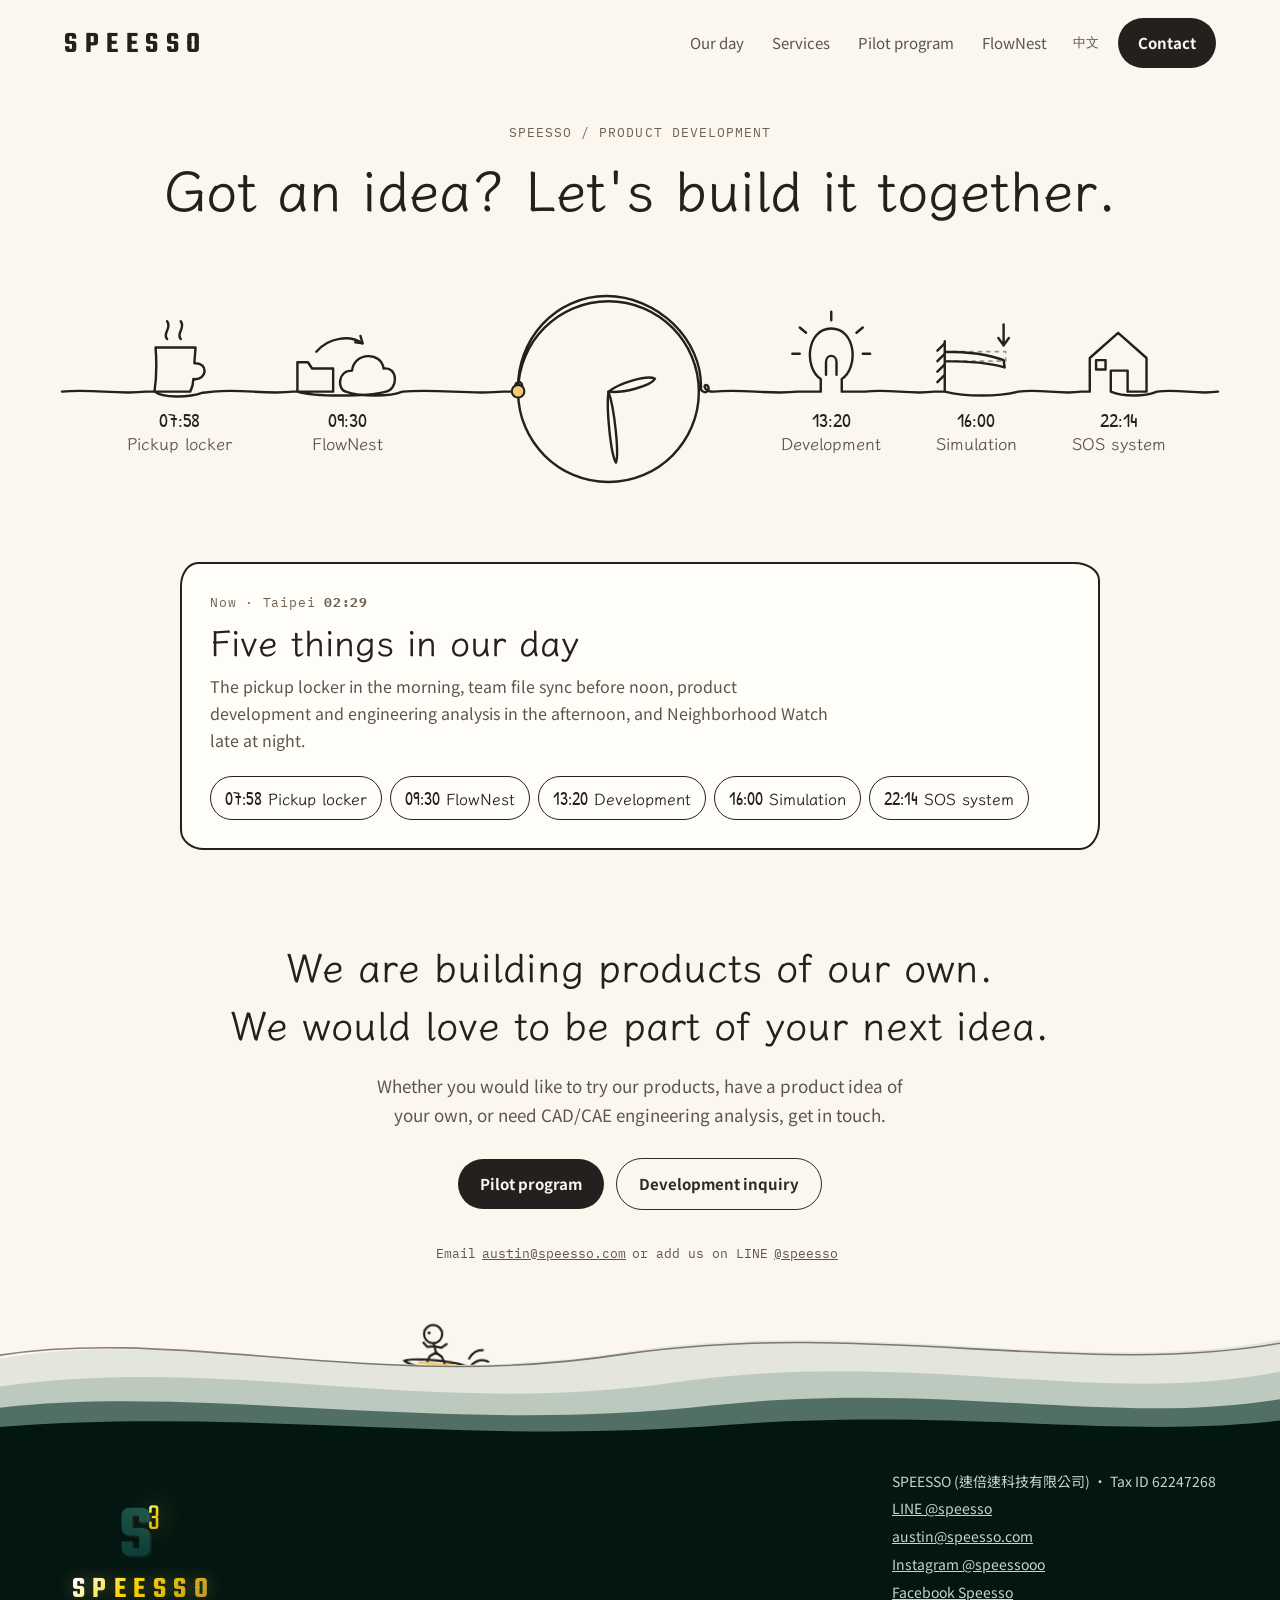
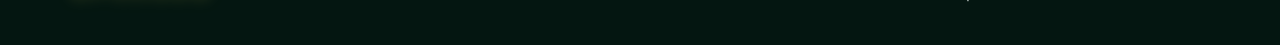
<file: en/index.html>
<!doctype html>
<html lang="en">
<head>
<meta charset="utf-8">
<meta name="viewport" content="width=device-width, initial-scale=1">
<title>SPEESSO | Product Development &amp; CAD/CAE Engineering Analysis</title>
<meta name="description" content="SPEESSO is a product development company in Taiwan: mechanical design, electronics, prototyping and CAD/CAE engineering analysis (FEA, CFD, thermal).">
<link rel="preconnect" href="https://fonts.googleapis.com">
<link rel="preconnect" href="https://fonts.gstatic.com" crossorigin>
<link href="https://fonts.googleapis.com/css2?family=LXGW+WenKai+TC&family=Patrick+Hand&family=Noto+Sans+TC:wght@400;700&family=IBM+Plex+Mono:wght@400;600&family=Teko:wght@600&display=swap" rel="stylesheet">
<link rel="stylesheet" href="../assets/site.css">
<link rel="icon" type="image/svg+xml" href="../favicon.svg">
<link rel="alternate" hreflang="zh-Hant" href="https://speesso.com/">
<link rel="alternate" hreflang="en" href="https://speesso.com/en/">
<link rel="alternate" hreflang="x-default" href="https://speesso.com/">
<meta property="og:title" content="SPEESSO | Product Development &amp; CAD/CAE Engineering Analysis">
<meta property="og:description" content="SPEESSO is a product development company in Taiwan: mechanical design, electronics, prototyping and CAD/CAE engineering analysis (FEA, CFD, thermal).">
<meta property="og:type" content="website">
<meta property="og:url" content="https://speesso.com/en/">
<style>
  /* L8：一筆畫 — 一條線從左邊進來，畫出咖啡杯、資料夾與雲、鬧鐘、燈泡、懸臂梁、房子，再從右邊出去。
     點線上的小圖：金色筆尖沿著線走過去、那一段畫上螢光筆、鬧鐘指針走到那個時刻，下方說明面板把小圖放大重畫一次並逐步說明。
     手機：同一條線改成蛇行三排。系統「減少動態」：不畫線、不走動，直接顯示。 */
  :root { --ink-c: #23201D; --hl: #F7C873; --hand: 'LXGW WenKai TC', 'Noto Sans TC', serif; --hnum: 'Patrick Hand', 'LXGW WenKai TC', sans-serif; --ease: cubic-bezier(.2, .7, .1, 1); }
  body { background: var(--paper); }
  .nav .logo { color: var(--ink-c); }

  .kv { padding-top: 36px; text-align: center; }
  .kv .eyebrow { margin: 0 0 10px; font-family: var(--mono); font-size: 13px; letter-spacing: .08em; color: var(--ink-3); }
  .kv h1 { margin: 0; font: 400 clamp(32px, 4.6vw, 56px)/1.3 var(--hand); color: var(--ink-c); }
  .kv .sub { margin: 14px auto 0; max-width: 560px; font-size: 17px; color: var(--ink-2); }

  .line-wrap { max-width: 1180px; margin: 0 auto; padding: 8px 12px 0; }
  @media (max-width: 640px) { .line-wrap { padding-top: 22px; } }
  #line { display: block; width: 100%; height: auto; overflow: visible; -webkit-tap-highlight-color: transparent; }
  #line .ln { fill: none; stroke: var(--ink-c); stroke-width: 2.3; stroke-linecap: round; stroke-linejoin: round; }
  #line .main { transition: stroke-dashoffset 3s cubic-bezier(.45, .05, .35, 1); }
  #line .hlp { fill: none; stroke: var(--hl); stroke-width: 9; stroke-linecap: round; stroke-linejoin: round; opacity: .7; }
  #line .x { opacity: 0; transition: opacity .8s ease; }
  #line.ready .x { opacity: 1; }
  #line .tm { font: 19px var(--hnum); fill: var(--ink-c); text-anchor: middle; }
  #line .nm { font: 16px var(--hand); fill: var(--ink-2); text-anchor: middle; }
  #line .hit { fill: transparent; cursor: pointer; }
  #line .lbl { transition: transform .4s var(--ease); }
  #line .on .lbl { transform: translateY(-2px); }
  #line .on .nm { fill: var(--ink-c); }
  #line .pen { fill: var(--hl); stroke: var(--ink-c); stroke-width: 2; }
  #line .hand { transition: transform .9s var(--ease); }
  .hint { margin: 6px 0 0; text-align: center; font: 16px var(--hand); color: var(--ink-3); }

  /* 細節小動畫 */
  .steam { animation: steam 2.4s ease-in-out infinite; }
  .steam.b { animation-delay: .7s; }
  @keyframes steam { 0%, 100% { opacity: .1; transform: translateY(3px); } 50% { opacity: 1; transform: translateY(-2px); } }
  .ray { animation: ray 2s ease-in-out infinite; }
  @keyframes ray { 0%, 100% { opacity: .1; } 50% { opacity: 1; } }
  .arr { animation: arr 2.6s ease-in-out infinite; }
  @keyframes arr { 0%, 100% { transform: translateX(-3px); } 50% { transform: translateX(3px); } }
  .wv { animation: wv 1.8s ease-out infinite; opacity: 0; }
  .wv.b { animation-delay: .6s; }
  @keyframes wv { 0% { opacity: 1; } 100% { opacity: 0; } }
  .load { animation: load 1.6s ease-in-out infinite; }
  @keyframes load { 0%, 100% { transform: translateY(-3px); } 50% { transform: translateY(2px); } }
  #line .ghost, .big .ghost { stroke-dasharray: 3 5; stroke-width: 1.6; opacity: .45; }

  /* 說明面板 */
  .panel { max-width: 920px; margin: 28px auto 0; padding: 28px; border: 2px solid var(--ink-c); border-radius: 18px 26px 20px 24px / 24px 18px 26px 20px; background: #FFFDF8; scroll-margin-top: 12px; }
  @media (max-width: 640px) { .panel { margin: 20px 16px 0; padding: 22px 18px; } }
  .js .item, .js .intro-card { display: none; }
  .js .item.on, .js .intro-card.on { display: grid; animation: pin .5s var(--ease); }
  @keyframes pin { from { opacity: 0; transform: translateY(8px); } to { opacity: 1; transform: none; } }
  html:not(.js) .intro-card { display: none; }
  html:not(.js) .item { margin-bottom: 40px; }
  .item { grid-template-columns: minmax(0, 5fr) minmax(0, 7fr); gap: 12px 36px; align-items: start; }
  .intro-card { grid-template-columns: minmax(0, 1fr); }
  @media (max-width: 760px) { .item { grid-template-columns: minmax(0, 1fr); } }
  .big { display: block; width: 100%; max-width: 300px; height: auto; margin: 0 auto; overflow: visible; }
  .big .ln { fill: none; stroke: var(--ink-c); stroke-width: 2.4; stroke-linecap: round; stroke-linejoin: round; }
  .big .main { transition: stroke-dashoffset 1.4s cubic-bezier(.45, .05, .35, 1); }
  .when { margin: 0 0 6px; font-family: var(--mono); font-size: 13px; letter-spacing: .06em; color: var(--ink-3); }
  .panel h2 { margin: 0 0 6px; font: 400 clamp(28px, 3vw, 36px)/1.3 var(--hand); color: var(--ink-c); }
  .line { margin: 0 0 10px; font: 20px var(--hand); color: var(--ink-c); }
  .desc { margin: 0 0 10px; font-size: 16px; color: var(--ink-2); }
  .spec { margin: 0 0 6px; font-size: 14px; color: var(--ink-2); }
  .fact { margin: 6px 0 18px; font: 17px var(--hand); color: var(--ink-c); }
  .fact::before { content: "→ "; }
  .steps { list-style: none; counter-reset: s; margin: 14px 0; padding: 0; display: grid; gap: 2px; }
  .steps li { counter-increment: s; display: flex; gap: 12px; padding: 7px 10px; border-radius: 10px; font-size: 15px; line-height: 1.55; transition: opacity .45s, background-color .45s; }
  .steps li::before { content: counter(s); flex: none; width: 22px; font: 19px/1.2 var(--hnum); color: var(--ink-3); }
  .steps li span { display: block; font-size: 13px; color: var(--ink-2); }
  .js .steps li { opacity: .4; }
  .js .steps li.done { opacity: 1; }
  .js .steps li.cur { opacity: 1; background: rgba(247, 200, 115, .35); }
  .acts { display: flex; flex-wrap: wrap; gap: 10px; align-items: center; }
  .acts .btn { margin: 0; }
  .btn-ink { background: var(--ink-c); }
  .replay { min-height: 48px; padding: 0 12px; border: 0; background: none; font: 17px var(--hand); color: var(--ink-c); cursor: pointer; opacity: .75; }
  .replay:hover { opacity: 1; }
  .replay:focus-visible, .pick:focus-visible { outline: 3px solid var(--hl); outline-offset: 2px; }
  html:not(.js) .replay { display: none; }
  .intro-card .desc { max-width: 620px; }
  .picks { display: flex; flex-wrap: wrap; gap: 8px; margin-top: 12px; }
  .pick { min-height: 44px; padding: 6px 14px; border: 1.5px solid var(--ink-c); border-radius: 999px; background: none; font: 16px var(--hand); color: var(--ink-c); cursor: pointer; }
  .pick b { font: 18px var(--hnum); margin-right: 6px; font-weight: 400; }
  .pick:hover { background: rgba(247, 200, 115, .35); }

  .close { padding-top: 88px; padding-bottom: 104px; text-align: center; }
  .close h2.big2 { margin: 0 auto; max-width: 820px; font: 400 clamp(26px, 3.4vw, 40px)/1.45 var(--hand); color: var(--ink-c); }
  .close .sub { margin: 18px auto 0; max-width: 560px; color: var(--ink-2); font-size: 17px; }
  .close .acts { justify-content: center; margin-top: 28px; }
  .close .line-id { margin: 22px 0 0; font-family: var(--mono); font-size: 13px; color: var(--ink-2); }
  .close .line-id a { display: inline-flex; align-items: center; min-height: 44px; padding: 0 6px; }
  @media (max-width: 860px) { .nav-links a.hide-md { display: none; } }

  /* 頁尾：米白 → 品牌深綠，用手繪起伏的邊（兩層：後面一層半透明）＋一條細墨線，不是一刀切 */
  .close { padding-bottom: 40px; }
  .foot-wave { display: block; width: 100%; height: clamp(90px, 10vw, 170px); margin-bottom: -2px; position: relative; z-index: 1; }
  .foot-wave .w1 { fill: #E4E6DC; }
  .foot-wave .w2 { fill: #9DB2A8; opacity: .55; }
  .foot-wave .w3 { fill: #2F5249; opacity: .75; }
  .foot-wave .front { fill: var(--speesso-forest); }
  .foot-wave .edge { fill: none; stroke: var(--ink-c); stroke-width: 1.6; stroke-linecap: round; opacity: .55; vector-effect: non-scaling-stroke; }
  .footer .wrap { padding-top: 28px; }

  /* 浪上的衝浪小人：沿著最上面那條墨線滑行，到邊緣就轉身；點他會跳一下 */
  .foot-sea { position: relative; overflow: hidden; padding-top: 70px; margin-top: -70px; pointer-events: none; }
  .surfer { position: absolute; left: 0; top: 0; width: clamp(64px, 6vw, 100px); height: clamp(64px, 6vw, 100px); pointer-events: auto; cursor: pointer; transform-origin: 0 0; will-change: transform; -webkit-tap-highlight-color: transparent; }
  .surfer svg { display: block; width: 100%; height: 100%; overflow: visible; transform: translate(-50%, -87%); }
  .surfer .ln { fill: none; stroke: var(--ink-c); stroke-width: 2.2; stroke-linecap: round; stroke-linejoin: round; }
  .surfer .board { fill: var(--paper); stroke: var(--ink-c); stroke-width: 2.2; stroke-linejoin: round; }
  .surfer .stripe { stroke: var(--hl); stroke-width: 3; stroke-linecap: round; }
  .surfer .head { fill: var(--paper); stroke: var(--ink-c); stroke-width: 2.2; }
  .surfer .spray { animation: spray .7s ease-out infinite; }
  .surfer .spray.b { animation-delay: .35s; }
  @keyframes spray { 0% { opacity: 1; transform: translate(0, 0); } 100% { opacity: 0; transform: translate(-6px, -5px); } }
  .surfer .body { transform-origin: 0 0; }
  .surfer.hop .body { animation: hop .6s cubic-bezier(.3, 1.5, .5, 1); }
  @keyframes hop { 0% { transform: none; } 40% { transform: translateY(-22px) rotate(-12deg); } 100% { transform: none; } }
  @media (prefers-reduced-motion: reduce) { * { animation: none !important; transition-duration: .01s !important; } }
</style>
<link rel="canonical" href="https://speesso.com/en/">
<meta property="og:site_name" content="SPEESSO">
<meta property="og:locale" content="en_US">
<meta property="og:locale:alternate" content="zh_TW">
<meta property="og:image" content="https://speesso.com/assets/og/og-en.png">
<meta property="og:image:width" content="1200">
<meta property="og:image:height" content="630">
<meta name="twitter:card" content="summary_large_image">
<script type="application/ld+json">{"@context":"https://schema.org","@graph":[{"@type":"Organization","@id":"https://speesso.com/#org","name":"速倍速科技有限公司","alternateName":["SPEESSO","Speesso"],"url":"https://speesso.com/","email":"austin@speesso.com","taxID":"62247268","address":{"@type":"PostalAddress","addressCountry":"TW"},"sameAs":["https://www.instagram.com/speessooo/","https://www.facebook.com/profile.php?id=61586292744102","https://line.me/R/ti/p/@speesso"],"knowsAbout":["產品設計開發","機構設計","電子控制","原型開發","CAD","CAE","FEA","CFD","熱分析","SOLIDWORKS Simulation","SOLIDWORKS Flow Simulation"]},{"@type":"WebSite","@id":"https://speesso.com/#website","url":"https://speesso.com/","name":"SPEESSO","alternateName":"速倍速科技","publisher":{"@id":"https://speesso.com/#org"},"inLanguage":["zh-Hant","en"]},{"@type":"WebPage","@id":"https://speesso.com/en/#webpage","url":"https://speesso.com/en/","name":"SPEESSO | Product Development & CAD/CAE Engineering Analysis","description":"SPEESSO is a product development company in Taiwan: mechanical design, electronics, prototyping and CAD/CAE engineering analysis (FEA, CFD, thermal).","inLanguage":"en","isPartOf":{"@id":"https://speesso.com/#website"},"about":{"@id":"https://speesso.com/#org"}}]}</script>
</head>
<body>

<header>
  <nav class="wrap nav" aria-label="Main menu">
    <a class="logo" href="#">SPEESSO</a>
    <div class="nav-links">
      <a class="hide-md" href="#story">Our day</a>
      <a class="hide-md" href="services.html">Services</a>
      <a class="hide-md" href="partners.html">Pilot program</a>
      <a class="hide-md" href="#flownest">FlowNest</a>
      <a class="lang" href="../" lang="zh-Hant" hreflang="zh-Hant">中文</a>
      <a class="btn btn-ink" href="#contact">Contact</a>
    </div>
  </nav>
</header>

<main>
  <section class="wrap kv">
    <p class="eyebrow">SPEESSO / PRODUCT DEVELOPMENT</p>
    <h1><span class="ph">Got an idea?</span> <span class="ph">Let's build it together.</span></h1>
  </section>

  <section id="story">
    <div class="line-wrap"><svg id="line" aria-hidden="true"></svg></div>

    <div class="panel" id="panel" aria-live="polite">
      <div class="intro-card on" id="intro">
        <p class="when">Now · Taipei <b id="now-t">--:--</b></p>
        <h2>Five things in our day</h2>
        <p class="desc">The pickup locker in the morning, team file sync before noon, product development and engineering analysis in the afternoon, and Neighborhood Watch late at night.</p>
        <div class="picks">
          <button class="pick" type="button" data-go="locker"><b>07:58</b>Pickup locker</button>
          <button class="pick" type="button" data-go="flownest"><b>09:30</b>FlowNest</button>
          <button class="pick" type="button" data-go="dev"><b>13:20</b>Development</button>
          <button class="pick" type="button" data-go="cae"><b>16:00</b>Simulation</button>
          <button class="pick" type="button" data-go="sos"><b>22:14</b>SOS system</button>
        </div>
      </div>

      <article class="item" id="p-locker" data-steps="3" data-g="cup">
        <svg class="big" aria-hidden="true"></svg>
        <div>
          <p class="when">07:58 · Morning · Coffee shop</p>
          <h2>Smart Pickup Locker</h2>
          <p class="line">Coffee ordered. Just grab it and go.</p>
          <p class="desc">Order and pay ahead on LINE, then scan a code to pick up in store. One less wait makes buying coffee easier.</p>
          <ol class="steps">
            <li>Order and pay on LINE</li>
            <li>The staff place your order in a compartment, and it lights up</li>
            <li>Scan the code in store, and the door opens for pickup</li>
          </ol>
          <p class="spec">A modular 3-compartment unit that sits on a shelf, so it takes up no floor space.</p>
          <p class="fact">Now looking for Taipei coffee shops to join a pilot.</p>
          <div class="acts">
            <a class="btn btn-ink" href="partners.html#locker">About the locker pilot</a>
            <button class="replay" type="button">↻ Draw again</button>
          </div>
        </div>
      </article>

      <article class="item" id="p-flownest" data-steps="4" data-g="sync">
        <svg class="big" aria-hidden="true"></svg>
        <div>
          <p class="when">09:30 · Morning · Sync before work</p>
          <h2>FlowNest Team File Sync</h2>
          <p class="line">Your team's design files, no longer overwriting each other.</p>
          <p class="desc">FlowNest compares your local work folder with your team's shared Google Drive folder, and lists what to upload, what to download, and what both sides changed.</p>
          <ol class="steps">
            <li>One scan compares both folders</li>
            <li>Your changes go up, your teammates' new versions come down</li>
            <li>If both sides changed a file, you decide which version to keep</li>
            <li>Every overwrite is backed up first, and any of the last 10 syncs can be undone as a whole</li>
          </ol>
          <p class="fact">Free 30-day trial · Windows 10 / 11</p>
          <div class="acts">
            <a class="btn btn-ink" href="flownest.html">About FlowNest</a>
            <a class="btn btn-line" href="flownest-guide.html">How to use it</a>
            <button class="replay" type="button">↻ Draw again</button>
          </div>
        </div>
      </article>

      <article class="item" id="p-dev" data-steps="4" data-g="bulb">
        <svg class="big" aria-hidden="true"></svg>
        <div>
          <p class="when">13:20 · Afternoon · Our workbench</p>
          <h2>Product Development</h2>
          <p class="line">Draw, prototype, test. Then revise once more.</p>
          <p class="desc">From mechanics and electronics to software, we design and integrate it all ourselves, and test it on site. Besides our own products, we help companies turn ideas into something they can test.</p>
          <ol class="steps">
            <li><div>Mechanical design<span>Product structure, parts, sheet metal and assembly</span></div></li>
            <li><div>Electronics &amp; control<span>Circuit design, PCB, firmware and control integration</span></div></li>
            <li><div>Software &amp; systems<span>Interfaces, cloud and hardware connectivity</span></div></li>
            <li><div>Prototyping &amp; validation<span>Samples, functional tests, manufacturability review</span></div></li>
          </ol>
          <p class="fact">Not just our ideas. Yours too.</p>
          <div class="acts">
            <a class="btn btn-ink" href="mailto:austin@speesso.com">Tell us about your idea</a>
            <a class="btn btn-line" href="services.html#dev">See our services</a>
            <button class="replay" type="button">↻ Draw again</button>
          </div>
        </div>
      </article>

      <article class="item" id="p-cae" data-steps="4" data-g="beam">
        <svg class="big" aria-hidden="true"></svg>
        <div>
          <p class="when">16:00 · Afternoon · Simulation</p>
          <h2>CAD/CAE Engineering Analysis</h2>
          <p class="line">Simulate first, then prototype.</p>
          <p class="desc">Before tooling, prototyping or installation, we use 3D models and simulation to check strength, vibration, flow and temperature. We also work as consultants, reviewing models and analysis results with your design team.</p>
          <ol class="steps">
            <li><div>Structural analysis (FEA)<span>Strength, deformation, natural frequencies and bolted joints</span></div></li>
            <li><div>Flow analysis (CFD)<span>Pressure drop, velocity distribution, mixing uniformity and baffle design</span></div></li>
            <li><div>Thermal analysis<span>Heat conduction and thermal stress</span></div></li>
            <li><div>CAD modeling &amp; design review<span>3D modeling, model revisions and analysis reports</span></div></li>
          </ol>
          <p class="spec">We work in SOLIDWORKS Simulation and Flow Simulation, on an hourly consulting basis or as a one-off analysis.</p>
          <p class="fact">Confirm the design works before prototyping and tooling.</p>
          <div class="acts">
            <a class="btn btn-ink" href="mailto:austin@speesso.com">Ask about analysis</a>
            <a class="btn btn-line" href="services.html#cae">See our services</a>
            <button class="replay" type="button">↻ Draw again</button>
          </div>
        </div>
      </article>

      <article class="item" id="p-sos" data-steps="4" data-g="house">
        <svg class="big" aria-hidden="true"></svg>
        <div>
          <p class="when">22:14 · Late night · Community</p>
          <h2>Neighborhood Watch SOS System</h2>
          <p class="line">When you need help, just press once.</p>
          <p class="desc">A simple button press sends a help message to preset contacts, making it easier for family, neighbors and caregivers to look out for each other.</p>
          <ol class="steps">
            <li>Press the SOS button</li>
            <li>Family are notified</li>
            <li>Neighbors are notified</li>
            <li>Caregivers are notified</li>
          </ol>
          <p class="spec">For communities that want to set up mutual support and alerts among neighbors.</p>
          <p class="fact">Now looking for communities to join product testing.</p>
          <div class="acts">
            <a class="btn btn-ink" href="partners.html#sos">About the SOS pilot</a>
            <button class="replay" type="button">↻ Draw again</button>
          </div>
        </div>
      </article>
    </div>
  </section>

  <section class="wrap close" id="contact">
    <h2 class="big2">We are building products of our own.<br>We would love to be part of your next idea.</h2>
    <p class="sub">Whether you would like to try our products, have a product idea of your own, or need CAD/CAE engineering analysis, get in touch.</p>
    <div class="acts">
      <a class="btn btn-ink" href="partners.html">Pilot program</a>
      <a class="btn btn-line" href="mailto:austin@speesso.com">Development inquiry</a>
    </div>
    <p class="line-id">Email<a href="mailto:austin@speesso.com">austin@speesso.com</a>or add us on LINE<a href="https://line.me/R/ti/p/@speesso">@speesso</a></p>
  </section>
</main>

<div class="foot-sea">
<div class="surfer" aria-hidden="true" title="Hi!">
  <svg viewBox="-38 -66 76 76">
    <g class="body">
      <g class="spray"><path class="ln" d="M-34 -3 c-5 -5 -11 -6 -16 -4"/></g>
      <g class="spray b"><path class="ln" d="M-31 -9 c-3 -6 -8 -9 -13 -9"/></g>
      <path class="board" d="M-31 0 C-20 5 20 5 33 -3 C22 -7 -20 -6 -31 0 Z"/>
      <path class="stripe" d="M-18 -1 L18 -2"/>
      <path class="ln" d="M-7 -3 L-4 -9 L2 -13 M10 -4 L8 -9 L2 -13"/>
      <path class="ln" d="M2 -13 C3 -16 4 -19 5 -22"/>
      <path class="ln" d="M4 -19 L-3 -18 L-8 -22 M4 -19 L11 -18 L15 -22"/>
      <circle class="head" cx="6" cy="-31" r="9"/>
      <circle cx="10" cy="-32" r="1.5" fill="var(--ink-c)"/>
    </g>
  </svg>
</div>
<svg class="foot-wave" viewBox="0 0 1440 120" preserveAspectRatio="none" aria-hidden="true">
  <path class="w1" d="M0 40 C200 10 420 70 700 34 C980 0 1220 58 1440 22 V120 H0 Z"/>
  <path class="edge" d="M-10 38 C200 8 420 72 700 36 C980 2 1220 60 1450 24"/>
  <path class="w2" d="M0 66 C260 36 480 96 760 62 C1030 30 1240 86 1440 52 V120 H0 Z"/>
  <path class="w3" d="M0 86 C230 64 500 112 800 84 C1060 60 1250 104 1440 78 V120 H0 Z"/>
  <path class="front" d="M0 104 C280 86 520 122 820 102 C1080 86 1260 116 1440 98 V120 H0 Z"/>
</svg>
</div>
<footer class="footer">
  <div class="wrap">
    <a class="lockup" href="#" aria-label="SPEESSO home">
      <span class="s3" aria-hidden="true"><span class="s-part">S</span><span class="sup-3">3</span></span>
      <span class="brand-text">SPEESSO</span>
    </a>
    <div class="info">
      <span>SPEESSO (速倍速科技有限公司) · Tax ID 62247268</span>
      <a href="https://line.me/R/ti/p/@speesso">LINE @speesso</a>
      <a href="mailto:austin@speesso.com">austin@speesso.com</a>
      <a href="https://www.instagram.com/speessooo/">Instagram @speessooo</a>
      <a href="https://www.facebook.com/profile.php?id=61586292744102">Facebook Speesso</a>
    </div>
  </div>
</footer>

<script>
(function () {
  var root = document.documentElement;
  if (/[?&]static\b/.test(location.search)) return;
  root.classList.add('js');
  var calm = matchMedia('(prefers-reduced-motion: reduce)').matches;
  var NS = 'http://www.w3.org/2000/svg';

  // ---- 一筆畫的小圖：本地座標，線從 (0,0) 進、從 (W,0) 出，y 往上是負 ----
  var G = {
    cup: { W: 64, c: [['M', 0, 0], ['L', 42, 0], ['C', 44, -4, 45, -8, 45, -12], ['C', 58, -10, 60, -28, 46, -27], ['C', 46, -32, 47, -38, 47, -42], ['L', 9, -42], ['C', 10, -30, 10, -14, 8, 0], ['C', 16, 6, 40, 6, 54, 1], ['L', 64, 0]],
           x: '<g class="steam"><path class="ln" d="M20 -50 c-5 -6 5 -10 0 -17"/></g><g class="steam b"><path class="ln" d="M33 -50 c-5 -6 5 -10 0 -17"/></g>' },
    sync: { W: 104, c: [['M', 0, 0], ['L', 38, 0], ['L', 38, -22], ['L', 18, -22], ['L', 14, -28], ['L', 4, -28], ['L', 4, 0], ['C', 20, 5, 70, 5, 88, 0], ['C', 100, -2, 100, -24, 86, -22], ['C', 84, -38, 58, -38, 56, -20], ['C', 42, -20, 42, -2, 50, 0], ['C', 64, 5, 92, 5, 104, 0]],
            x: '<g class="arr"><path class="ln" d="M22 -38 C34 -52 54 -54 66 -46"/><path class="ln" d="M66 -46 l-7 -1 M66 -46 l-2 -7"/></g>' },
    clock: { W: 200, clock: true, c: [['M', 0, 0], ['L', 14, 0], ['C', 20, -4, 18, -10, 14, -9], ['C', 10, -8, 11, -2, 14, 0], ['C', 14, -47.5, 52.5, -86, 100, -86], ['C', 147.5, -86, 186, -47.5, 186, 0], ['C', 186, 47.5, 147.5, 86, 100, 86], ['C', 52.5, 86, 14, 47.5, 14, 0], ['C', 12, -50, 50, -91, 98, -91], ['C', 146, -91, 190, -50, 188, -2], ['C', 192, 4, 198, -2, 194, -6], ['C', 190, -8, 190, 0, 200, 0]] },
    bulb: { W: 64, c: [['M', 0, 0], ['L', 22, 0], ['L', 22, -12], ['C', 6, -22, 8, -60, 32, -60], ['C', 56, -60, 58, -22, 42, -12], ['L', 42, 0], ['L', 64, 0]],
            x: '<path class="ln" d="M27 -16 L27 -28 C27 -36 37 -36 37 -28 L37 -16"/><g class="ray"><path class="ln" d="M32 -68 v-8 M8 -56 l-6 -5 M56 -56 l6 -5 M2 -36 h-7 M62 -36 h7"/></g>' },
    beam: { W: 80, c: [['M', 0, 0], ['L', 10, 0], ['L', 10, -48], ['L', 10, -38], ['C', 30, -38, 50, -36, 66, -30], ['L', 67, -23], ['C', 50, -28, 30, -29, 10, -29], ['L', 10, 0], ['C', 30, 5, 60, 5, 80, 0]],
            x: '<path class="ln ghost" d="M10 -38 H68 V-29 H10"/><path class="ln" d="M10 -46 l-7 7 M10 -36 l-7 7 M10 -26 l-7 7 M10 -16 l-7 7"/><g class="load"><path class="ln" d="M66 -64 v20 M66 -44 l-5 -7 M66 -44 l5 -7"/></g>' },
    house: { W: 72, c: [['M', 0, 0], ['L', 8, 0], ['L', 8, -32], ['L', 35, -56], ['L', 62, -32], ['L', 62, 0], ['L', 44, 0], ['L', 44, -20], ['L', 28, -20], ['L', 28, 0], ['C', 40, 5, 60, 5, 72, 0]],
             x: '<rect class="ln" x="14" y="-30" width="9" height="9"/><g class="wv"><path class="ln" d="M68 -44 a10 10 0 0 1 0 14"/></g><g class="wv b"><path class="ln" d="M74 -50 a18 18 0 0 1 0 26"/></g>' }
  };
  var ITEMS = {
    locker: { g: 'cup', t: '07:58', name: 'Pickup locker' },
    flownest: { g: 'sync', t: '09:30', name: 'FlowNest' },
    dev: { g: 'bulb', t: '13:20', name: 'Development' },
    cae: { g: 'beam', t: '16:00', name: 'Simulation' },
    sos: { g: 'house', t: '22:14', name: 'SOS system' }
  };
  var ORDER = ['locker', 'flownest', 'dev', 'cae', 'sos'];

  function n(v) { return (Math.round(v * 10) / 10).toString(); }
  // 把小圖的指令放到 (ox, oy)；reverse＝這一排由右往左走（見 reversed）
  // 反向走同一個圖：圖案不翻面，只把筆畫順序倒過來（由 (W,0) 進、從 (0,0) 出）
  function reversed(c) {
    var pts = c.map(function (cmd) { return [cmd[cmd.length - 2], cmd[cmd.length - 1]]; }), out = [['M'].concat(pts[pts.length - 1])];
    for (var k = c.length - 1; k > 0; k--) {
      var cmd = c[k], prev = pts[k - 1];
      out.push(cmd[0] === 'C' ? ['C', cmd[3], cmd[4], cmd[1], cmd[2], prev[0], prev[1]] : ['L', prev[0], prev[1]]);
    }
    return out;
  }
  function place(gl, ox, oy, reverse, skipM) {
    var s = '', c = reverse ? (gl._rev || (gl._rev = reversed(gl.c))) : gl.c;
    c.forEach(function (cmd, k) {
      if (k === 0 && skipM) return;
      var out = [cmd[0]];
      for (var i = 1; i < cmd.length; i += 2) out.push(n(ox + cmd[i]), n(oy + cmd[i + 1]));
      s += (k ? ' ' : '') + out[0] + out.slice(1).join(' ');
    });
    return s;
  }
  // 兩點間的線：微微起伏，不是死直線
  function link(x1, y, x2) { var d = x2 - x1; return ' C' + n(x1 + d * .35) + ' ' + n(y - 3) + ' ' + n(x1 + d * .65) + ' ' + n(y + 3) + ' ' + n(x2) + ' ' + n(y); }

  // 版面：桌機一排；手機蛇行三排
  // 手機：由右往左的那一排只放一個圖，線走的順序和由左往右讀的順序才會一致（07:58 → 09:30 → 13:20 → 22:14）
  var LAYOUT = {
    wide: { vb: '-20 -150 1100 285', rows: [{ y: 0, dir: 1, x0: -20, x1: 1080, items: [['locker', 60], ['flownest', 200], ['clock', 400], ['dev', 680], ['cae', 810], ['sos', 950]] }] },
    narrow: { vb: '-24 -116 410 590', rows: [
      { y: 0, dir: 1, x0: -24, x1: 330, items: [['clock', 0], ['locker', 244]] },
      { y: 230, dir: -1, x0: 330, x1: 30, items: [['flownest', 128]] },
      { y: 410, dir: 1, x0: 30, x1: 386, items: [['dev', 40], ['cae', 150], ['sos', 280]] }
    ] }
  };

  var svg = document.getElementById('line'), state = null;
  function el(tag, at, p) { var e = document.createElementNS(NS, tag); for (var k in at) e.setAttribute(k, at[k]); if (p) p.appendChild(e); return e; }

  function build(mode) {
    var L = LAYOUT[mode], d = '', boxes = {}, cx = null;
    svg.innerHTML = '';
    svg.setAttribute('viewBox', L.vb);
    L.rows.forEach(function (row, ri) {
      var x = row.x0;
      if (ri === 0) d = 'M' + n(x) + ' ' + n(row.y);
      else {                                                   // 轉彎下到下一排
        var prev = L.rows[ri - 1], ex = prev.x1, bulge = prev.dir > 0 ? 44 : -44;
        d += ' C' + n(ex + bulge) + ' ' + n(prev.y) + ' ' + n(ex + bulge) + ' ' + n(row.y) + ' ' + n(row.x0) + ' ' + n(row.y);
      }
      row.items.forEach(function (it) {
        var key = it[0], gl = G[key === 'clock' ? 'clock' : ITEMS[key].g], gx = it[1];
        var entry = row.dir > 0 ? gx : gx + gl.W, exit = row.dir > 0 ? gx + gl.W : gx;
        d += link(x, row.y, entry) + ' ' + place(gl, gx, row.y, row.dir < 0 && !gl.clock, true);
        x = exit;
        boxes[key] = { x: gx, y: row.y, W: gl.W, mirror: row.dir < 0 && !gl.clock };
        if (gl.clock) cx = [gx + 100, row.y];
      });
      d += link(x, row.y, row.x1);
    });

    var hl = el('path', { class: 'hlp', d: d, 'stroke-dasharray': '0 100000', style: 'visibility:hidden' }, svg);   // 選到之前不顯示（避免起點留一個圓點）
    var main = el('path', { class: 'ln main', d: d }, svg);
    // 小動畫細節與文字
    var extras = el('g', { class: 'x' }, svg);
    ORDER.forEach(function (k) {
      var b = boxes[k], gl = G[ITEMS[k].g], gx = el('g', { 'data-k': k }, extras);
      var detail = el('g', { transform: 'translate(' + b.x + ' ' + b.y + ')' }, gx);   // 細節不翻面
      detail.innerHTML = gl.x || '';
      var lb = el('g', { class: 'lbl' }, gx);
      el('text', { class: 'tm', x: b.x + gl.W / 2, y: b.y + 34 }, lb).textContent = ITEMS[k].t;
      el('text', { class: 'nm', x: b.x + gl.W / 2, y: b.y + 56 }, lb).textContent = ITEMS[k].name;
      el('rect', { class: 'hit', x: b.x - 18, y: b.y - 86, width: gl.W + 36, height: 152, 'data-go': k }, gx);
    });
    // 鬧鐘指針（一筆畫風格的細長圈）
    var hands = [];
    [['M0 0 C-5 -12 -6 -40 0 -46 C6 -40 5 -12 0 0', 0], ['M0 0 C-4 -16 -4 -60 0 -68 C4 -60 4 -16 0 0', 1]].forEach(function (h) {
      var gg = el('g', { transform: 'translate(' + cx[0] + ' ' + cx[1] + ')' }, svg);
      var hh = el('g', { class: 'hand' }, gg);
      el('path', { class: 'ln', d: h[0] }, hh);
      hands.push(hh);
    });
    var pen = el('circle', { class: 'pen', r: 6, cx: cx[0], cy: cx[1] }, svg);

    // 每件事在線上佔的長度範圍（螢光筆與筆尖位置用）
    var total = main.getTotalLength(), ranges = {}, step = 3;
    ORDER.forEach(function (k) { ranges[k] = [Infinity, -Infinity]; });
    for (var s = 0; s <= total; s += step) {
      var p = main.getPointAtLength(s);
      ORDER.forEach(function (k) {
        var b = boxes[k];
        if (p.x >= b.x - 2 && p.x <= b.x + G[ITEMS[k].g].W + 2 && p.y <= b.y + 7 && p.y >= b.y - 80) { ranges[k][0] = Math.min(ranges[k][0], s); ranges[k][1] = Math.max(ranges[k][1], s); }
      });
    }
    var clockLen = (function () { var best = 0, bd = Infinity; for (var s = 0; s <= total; s += step) { var p = main.getPointAtLength(s), dd = Math.abs(p.x - cx[0] + 86) + Math.abs(p.y - cx[1]); if (dd < bd) { bd = dd; best = s; } } return best; })();

    // 開場：線從左畫到右
    if (!calm && !state) {
      main.style.strokeDasharray = total; main.style.strokeDashoffset = total;
      main.getBoundingClientRect();
      requestAnimationFrame(function () { main.style.strokeDashoffset = 0; });
      setTimeout(function () { svg.classList.add('ready'); }, 2600);
    } else svg.classList.add('ready');

    var prev = state;
    state = { main: main, hl: hl, hands: hands, pen: pen, total: total, ranges: ranges, penAt: clockLen, rot: prev ? prev.rot : [0, 0], cur: prev ? prev.cur : null };
    placePen(state.penAt);
    if (state.cur) mark(state.cur, false); else setHands(nowT(), false);
  }

  function placePen(s) { var p = state.main.getPointAtLength(s); state.pen.setAttribute('cx', p.x); state.pen.setAttribute('cy', p.y); }
  var penAnim = 0;
  function movePen(target) {
    cancelAnimationFrame(penAnim);
    var from = state.penAt, t0 = performance.now(), dur = calm ? 0 : Math.min(1400, 400 + Math.abs(target - from) * .9);
    (function tick(now) {
      var k = dur ? Math.min(1, (now - t0) / dur) : 1, e = k < .5 ? 2 * k * k : 1 - Math.pow(-2 * k + 2, 2) / 2;
      state.penAt = from + (target - from) * e; placePen(state.penAt);
      if (k < 1) penAnim = requestAnimationFrame(tick);
    })(t0);
  }
  function fwd(p, t) { return p + ((t - p) % 360 + 360) % 360; }
  function setHands(t) {
    var m = t.split(':'), a = [((+m[0] % 12) + +m[1] / 60) * 30, +m[1] * 6];
    state.rot[0] = fwd(state.rot[0], a[0]); state.rot[1] = fwd(state.rot[1], a[1]);
    state.hands[0].style.transform = 'rotate(' + state.rot[0] + 'deg)'; state.hands[1].style.transform = 'rotate(' + state.rot[1] + 'deg)';
  }
  function mark(k, animate) {
    var r = state.ranges[k];
    state.hl.setAttribute('stroke-dasharray', n(r[1] - r[0]) + ' 100000');   // 用位移定起點；dasharray 以 0 開頭時圓頭線帽會在線的起點留一個點
    state.hl.setAttribute('stroke-dashoffset', n(-r[0]));
    state.hl.style.visibility = 'visible';
    svg.querySelectorAll('[data-k]').forEach(function (g) { g.classList.toggle('on', g.getAttribute('data-k') === k); });
    setHands(ITEMS[k].t);
    if (animate) movePen((r[0] + r[1]) / 2); else { state.penAt = (r[0] + r[1]) / 2; placePen(state.penAt); }
  }
  function nowT() { return new Date().toLocaleTimeString('en-GB', { timeZone: 'Asia/Taipei', hour: '2-digit', minute: '2-digit', hour12: false }).replace(/^24/, '00'); }

  // ---- 說明面板 ----
  var panel = document.getElementById('panel'), intro = document.getElementById('intro'), timers = [];
  function later(f, ms) { timers.push(setTimeout(f, ms)); }
  function drawBig(art) {
    var gl = G[art.dataset.g], big = art.querySelector('.big');
    big.setAttribute('viewBox', '-24 -96 ' + (gl.W + 48) + ' 116');
    big.innerHTML = '<path class="ln main" d="M-24 0 L0 0 ' + place(gl, 0, 0, false, true) + ' L' + (gl.W + 24) + ' 0"/>' + (gl.x || '');
    var m = big.querySelector('.main'), L = m.getTotalLength();
    if (calm) return;
    m.style.strokeDasharray = L; m.style.strokeDashoffset = L; m.getBoundingClientRect();
    requestAnimationFrame(function () { m.style.strokeDashoffset = 0; });
  }
  function play(art) {
    var lis = art.querySelectorAll('.steps li'), nS = +art.dataset.steps;
    lis.forEach(function (li) { li.classList.remove('cur', 'done'); });
    drawBig(art);
    if (calm) { lis.forEach(function (li) { li.classList.add('done'); }); return; }
    for (var i = 0; i < nS; i++) (function (i) { later(function () { lis.forEach(function (li, j) { li.classList.toggle('done', j < i); li.classList.toggle('cur', j === i); }); }, 900 + i * 1400); })(i);
    later(function () { lis.forEach(function (li) { li.classList.remove('cur'); li.classList.add('done'); }); }, 900 + nS * 1400);
  }
  function select(k, scroll) {
    timers.forEach(clearTimeout); timers = [];
    state.cur = k; mark(k, true);
    intro.classList.remove('on');
    ORDER.forEach(function (x) { document.getElementById('p-' + x).classList.toggle('on', x === k); });
    var art = document.getElementById('p-' + k);
    play(art);
    if (scroll) later(function () { panel.scrollIntoView({ behavior: calm ? 'auto' : 'smooth', block: innerWidth < 760 ? 'start' : 'nearest' }); }, calm ? 0 : 500);
    if (history.replaceState) history.replaceState(null, '', '#' + k);
  }

  document.addEventListener('click', function (e) {
    var go = e.target.closest('[data-go]');
    if (go) { select(go.getAttribute('data-go'), true); return; }
    var rp = e.target.closest('.replay');
    if (rp) { timers.forEach(clearTimeout); timers = []; play(rp.closest('.item')); return; }
    var a = e.target.closest('a[href^="#"]'), h = a && a.getAttribute('href').slice(1);
    if (a && ITEMS[h]) { e.preventDefault(); document.getElementById('story').scrollIntoView({ behavior: calm ? 'auto' : 'smooth' }); select(h, false); }
  });

  var mq = matchMedia('(max-width: 640px)');
  build(mq.matches ? 'narrow' : 'wide');
  (mq.addEventListener ? mq.addEventListener.bind(mq, 'change') : mq.addListener.bind(mq))(function () { build(mq.matches ? 'narrow' : 'wide'); });
  document.getElementById('now-t').textContent = nowT();
  // ---- 頁尾衝浪小人 ----
  (function () {
    var sea = document.querySelector('.foot-sea'), surfer = sea.querySelector('.surfer'), edge = sea.querySelector('.edge');
    var L = edge.getTotalLength(), s = L * .3, dir = 1, run = true, raf = 0, t0 = performance.now() - 2600;
    function at(len) { var p = edge.getPointAtLength(Math.max(0, Math.min(L, len))).matrixTransform(edge.getScreenCTM()), r = sea.getBoundingClientRect(); return [p.x - r.left, p.y - r.top]; }
    function draw(t) {
      var p = at(s), a = at(s - 6), b = at(s + 6);
      var ang = Math.atan2(b[1] - a[1], b[0] - a[0]) * 180 / Math.PI, bob = Math.sin(t / 380) * 2.2, tilt = Math.sin(t / 520) * 3;
      surfer.style.transform = 'translate(' + p[0].toFixed(1) + 'px,' + (p[1] + bob).toFixed(1) + 'px) rotate(' + (ang + tilt).toFixed(1) + 'deg) scaleX(' + dir + ')';
    }
    // 位置直接由時間算（來回一趟），不累加每格的時間差：畫面卡頓或背景分頁也不會走錯
    function tick() {
      var t = performance.now(), w = sea.getBoundingClientRect().width, P = Math.max(4000, w * 3.6);   // 單程約 4～7 秒
      var u = ((t - t0) % (2 * P)) / P, k = u < 1 ? u : 2 - u;
      dir = u < 1 ? 1 : -1;
      k = k * k * (3 - 2 * k);                                  // 兩端放慢，像在轉身
      s = L * (.06 + .88 * k);
      draw(t);
      if (run) raf = requestAnimationFrame(tick);
    }
    surfer.addEventListener('click', function () { surfer.classList.remove('hop'); void surfer.offsetWidth; surfer.classList.add('hop'); });
    if (calm) { s = L * .7; draw(0); addEventListener('resize', function () { draw(0); }); return; }
    // 只在頁尾看得到時才動
    new IntersectionObserver(function (es) {
      run = es[0].isIntersecting; cancelAnimationFrame(raf);
      if (run) raf = requestAnimationFrame(tick);
    }).observe(sea);
    raf = requestAnimationFrame(tick);
  })();

  var h0 = location.hash.slice(1);
  if (ITEMS[h0]) setTimeout(function () { select(h0, true); }, calm ? 0 : 2800);
})();
</script>
</body>
</html>
</file>
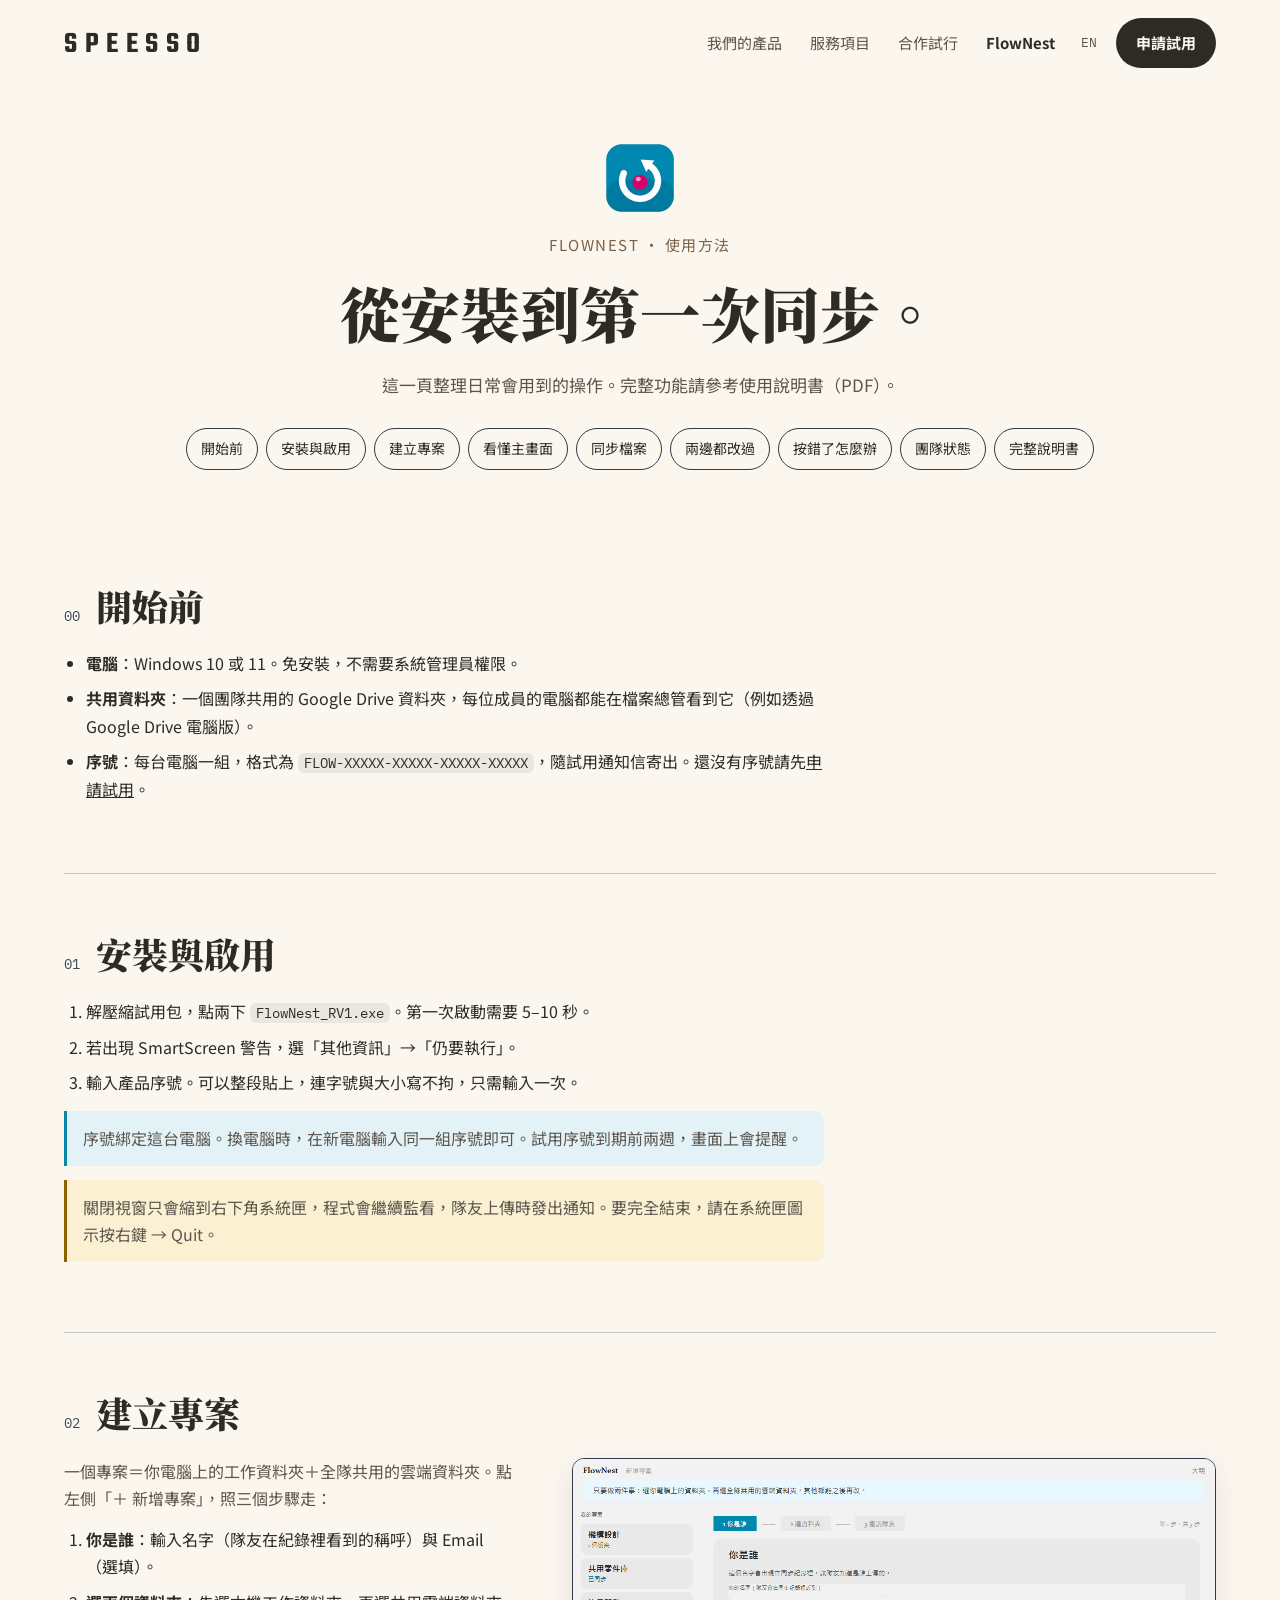
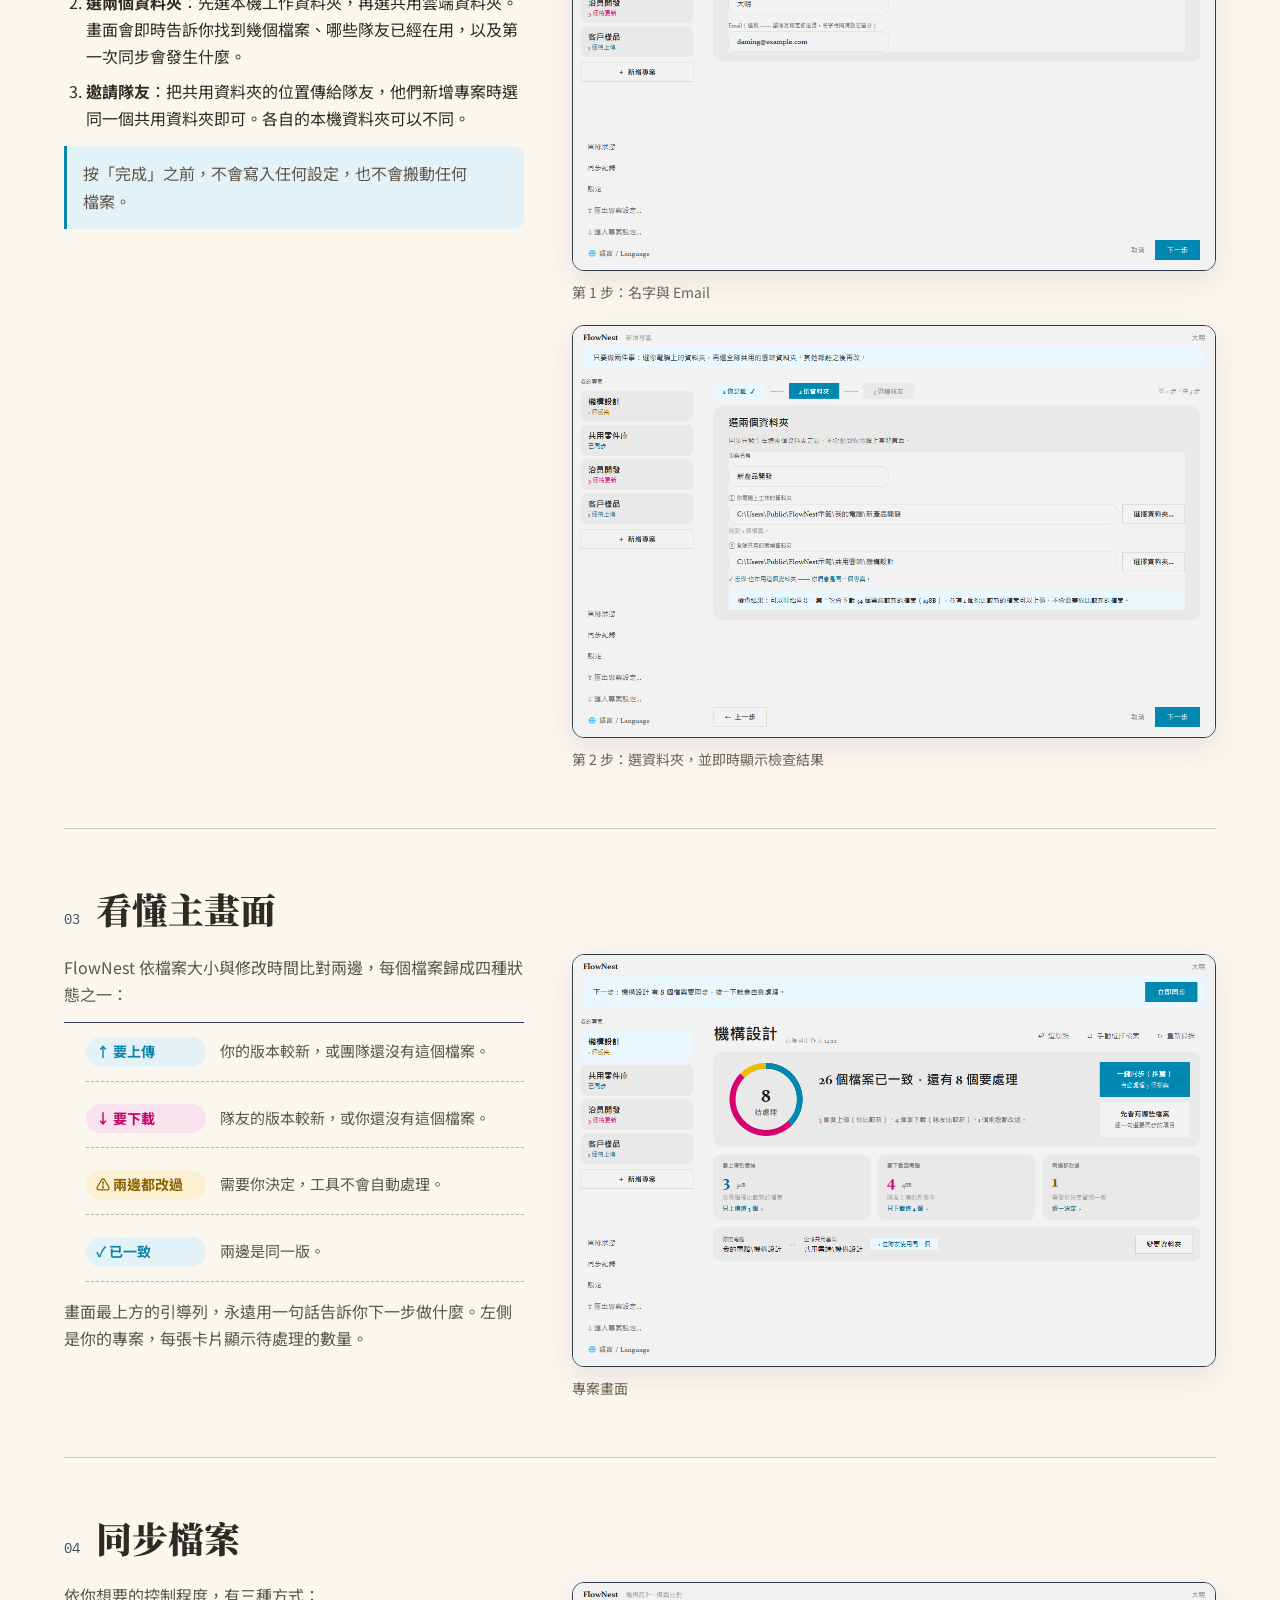
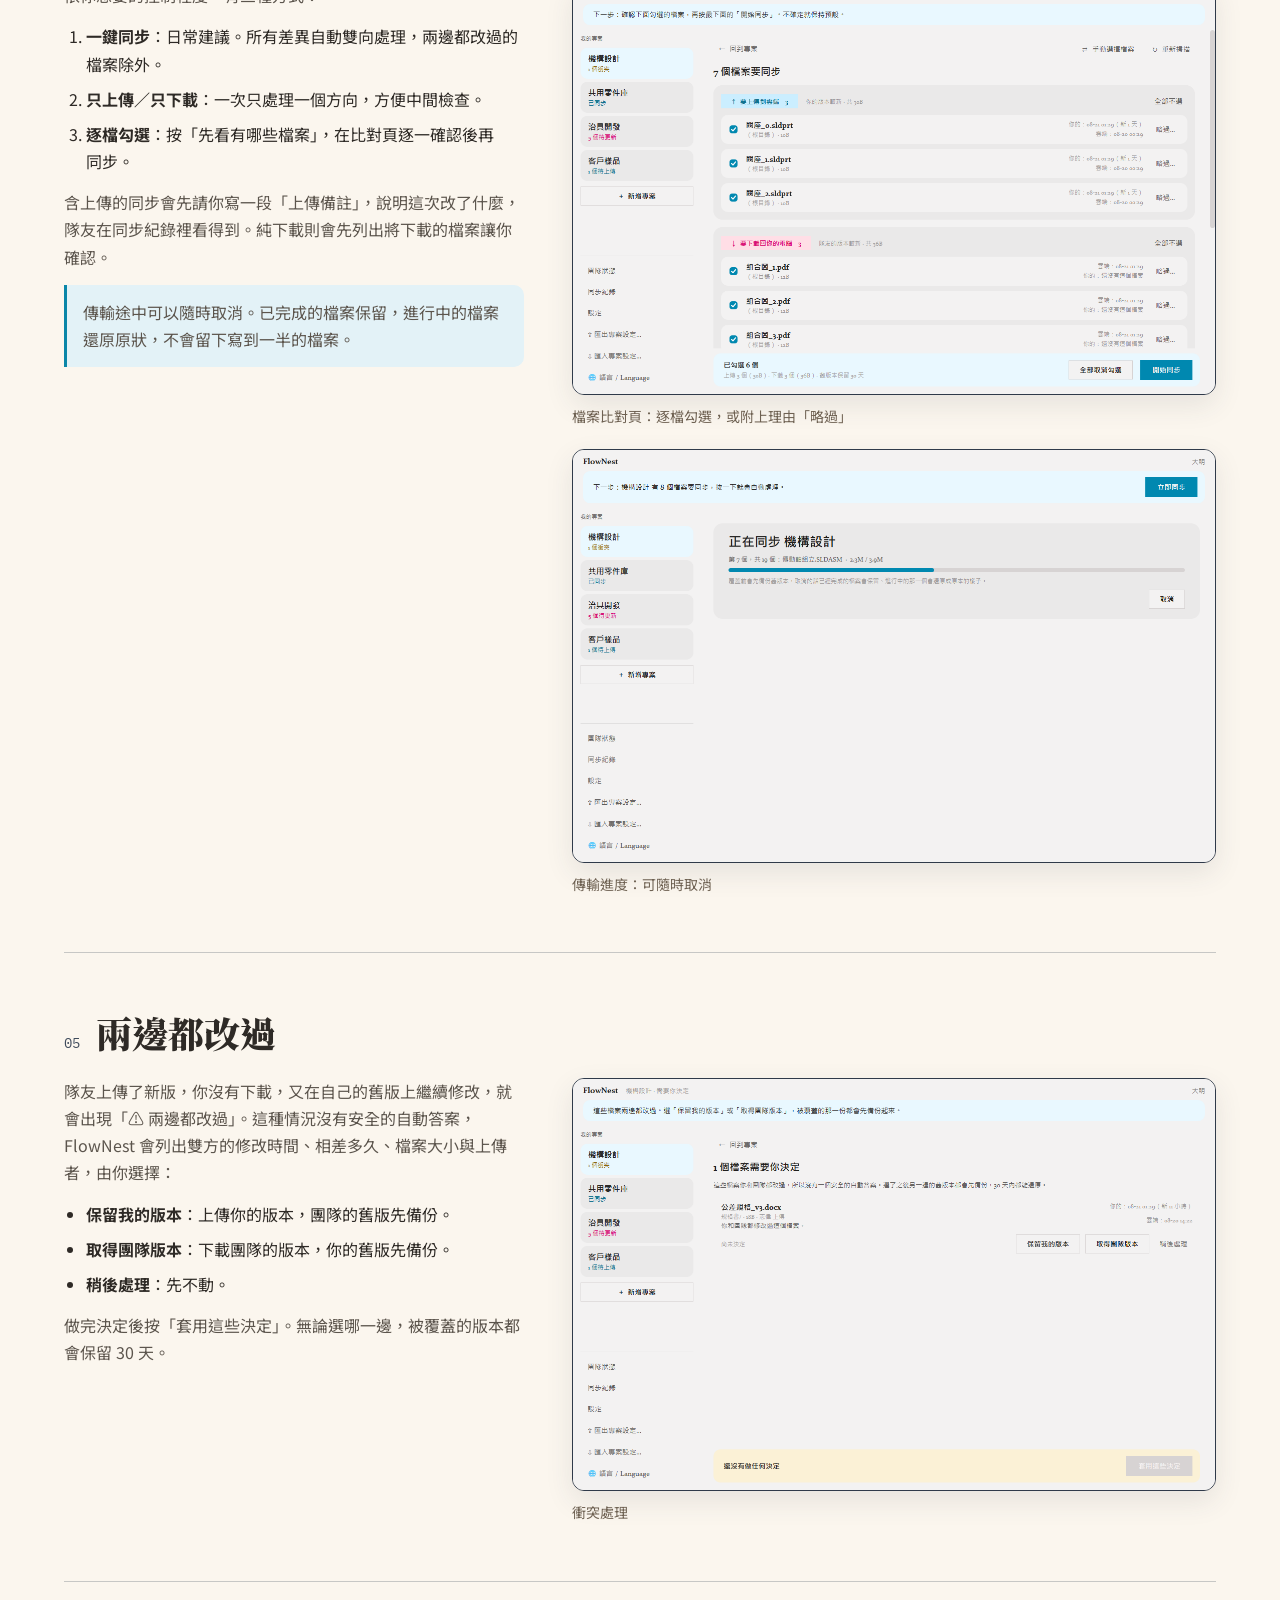
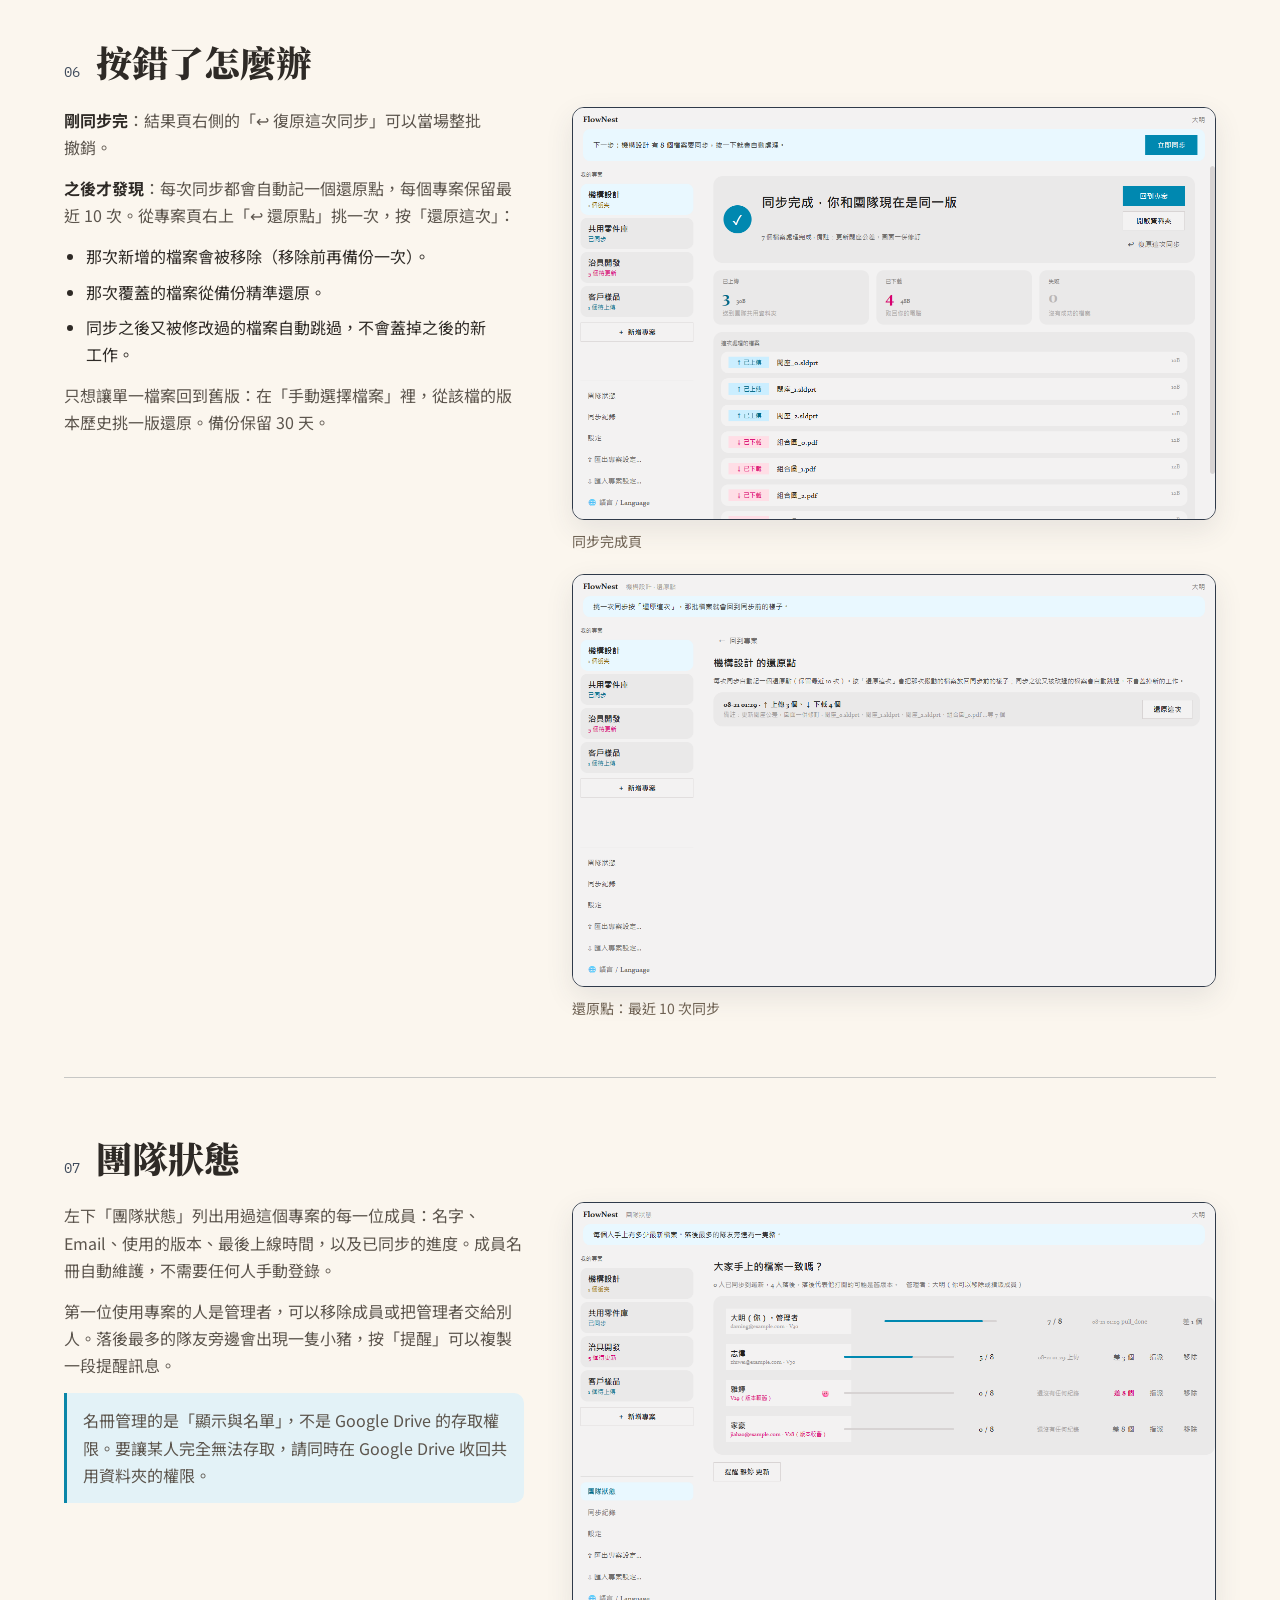
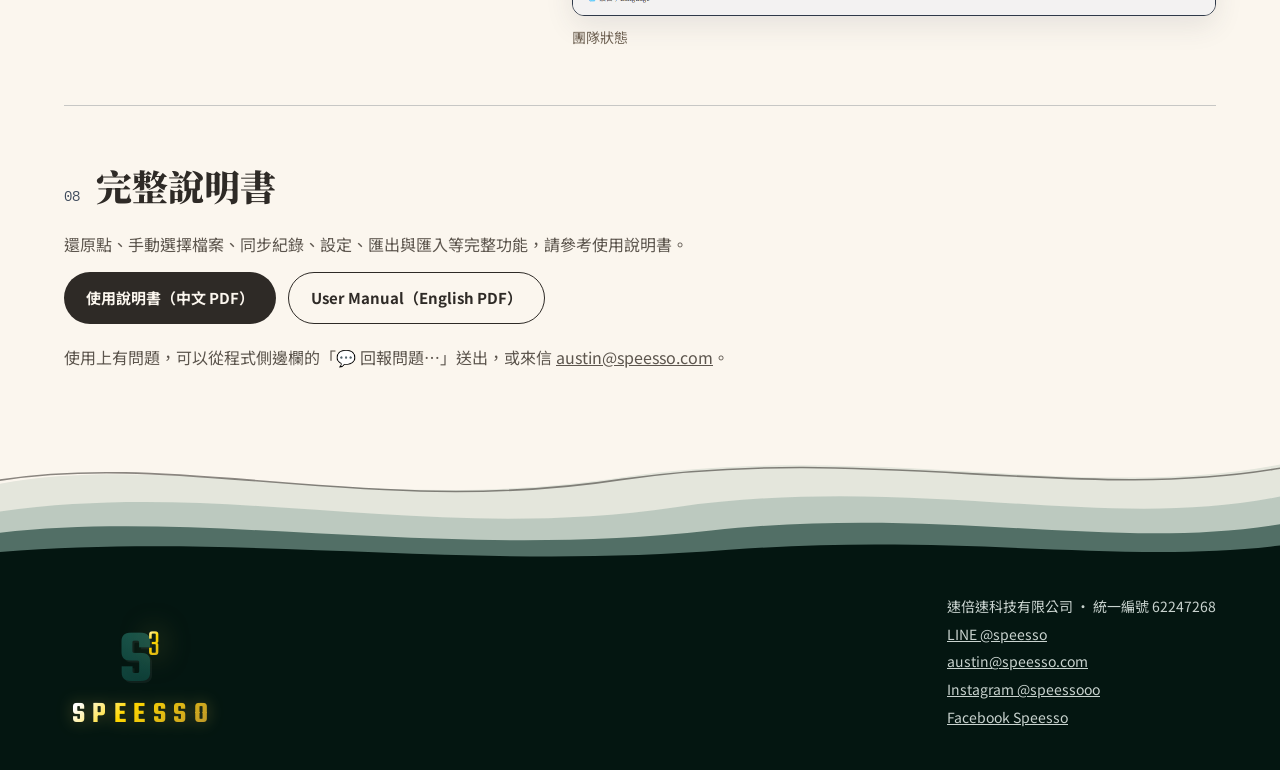
<file: flownest-guide.html>
<!doctype html>
<html lang="zh-Hant">
<head>
<meta charset="utf-8">
<meta name="viewport" content="width=device-width, initial-scale=1">
<title>FlowNest 使用方法：安裝、同步與復原｜SPEESSO</title>
<meta name="description" content="FlowNest 快速上手：安裝與啟用、建立專案、同步檔案、處理兩邊都改過的檔案、按錯時整批復原。">
<link rel="preconnect" href="https://fonts.googleapis.com">
<link rel="preconnect" href="https://fonts.gstatic.com" crossorigin>
<link href="https://fonts.googleapis.com/css2?family=Noto+Serif+TC:wght@500;900&family=Noto+Sans+TC:wght@400;700&family=DM+Serif+Display&family=IBM+Plex+Mono:wght@400;600&family=Teko:wght@300;600&display=swap" rel="stylesheet">
<link rel="stylesheet" href="assets/site.css">
<link rel="icon" type="image/svg+xml" href="favicon.svg">
<link rel="alternate" hreflang="zh-Hant" href="https://speesso.com/flownest-guide.html">
<link rel="alternate" hreflang="en" href="https://speesso.com/en/flownest-guide.html">
<link rel="alternate" hreflang="x-default" href="https://speesso.com/flownest-guide.html">
<meta property="og:title" content="FlowNest 使用方法：安裝、同步與復原｜SPEESSO">
<meta property="og:description" content="FlowNest 快速上手：安裝與啟用、建立專案、同步檔案、處理兩邊都改過的檔案、按錯時整批復原。">
<meta property="og:type" content="website">
<meta property="og:url" content="https://speesso.com/flownest-guide.html">
<link rel="stylesheet" href="assets/flownest.css">
<link rel="canonical" href="https://speesso.com/flownest-guide.html">
<meta property="og:site_name" content="SPEESSO">
<meta property="og:locale" content="zh_TW">
<meta property="og:locale:alternate" content="en_US">
<meta property="og:image" content="https://speesso.com/assets/og/og-zh.png">
<meta property="og:image:width" content="1200">
<meta property="og:image:height" content="630">
<meta name="twitter:card" content="summary_large_image">
<script type="application/ld+json">{"@context":"https://schema.org","@graph":[{"@type":"Organization","@id":"https://speesso.com/#org","name":"速倍速科技有限公司","alternateName":["SPEESSO","Speesso"],"url":"https://speesso.com/","email":"austin@speesso.com","taxID":"62247268","address":{"@type":"PostalAddress","addressCountry":"TW"},"sameAs":["https://www.instagram.com/speessooo/","https://www.facebook.com/profile.php?id=61586292744102","https://line.me/R/ti/p/@speesso"],"knowsAbout":["產品設計開發","機構設計","電子控制","原型開發","CAD","CAE","FEA","CFD","熱分析","SOLIDWORKS Simulation","SOLIDWORKS Flow Simulation"]},{"@type":"WebPage","@id":"https://speesso.com/flownest-guide.html#webpage","url":"https://speesso.com/flownest-guide.html","name":"FlowNest 使用方法：安裝、同步與復原｜SPEESSO","description":"FlowNest 快速上手：安裝與啟用、建立專案、同步檔案、處理兩邊都改過的檔案、按錯時整批復原。","inLanguage":"zh-Hant","isPartOf":{"@id":"https://speesso.com/#website"},"about":{"@id":"https://speesso.com/#org"}},{"@type":"BreadcrumbList","itemListElement":[{"@type":"ListItem","position":1,"name":"首頁","item":"https://speesso.com/"},{"@type":"ListItem","position":2,"name":"FlowNest","item":"https://speesso.com/flownest.html"},{"@type":"ListItem","position":3,"name":"FlowNest 使用方法","item":"https://speesso.com/flownest-guide.html"}]}]}</script>
</head>
<body>

<header>
  <nav class="wrap nav" aria-label="主選單">
    <a class="logo" href="index.html">SPEESSO</a>
    <div class="nav-links">
      <a class="nav-hide-sm" href="index.html#story">我們的產品</a>
      <a class="nav-hide-sm" href="services.html">服務項目</a>
      <a class="nav-hide-sm" href="partners.html">合作試行</a>
      <a class="nav-hide-sm" href="flownest.html" aria-current="page">FlowNest</a>
      <a class="lang" href="en/flownest-guide.html" lang="en" hreflang="en">EN</a>
      <a class="btn btn-ink" href="flownest.html#trial">申請試用</a>
    </div>
  </nav>
</header>

<main>

  <section class="wrap p-hero fn-hero">
    <img class="fn-icon" src="assets/flownest/icon.png" alt="" width="72" height="72">
    <p class="eyebrow">FLOWNEST · 使用方法</p>
    <h1><span class="ph">從安裝到</span><span class="ph">第一次同步。</span></h1>
    <p class="sub"><span class="ph">這一頁整理日常會用到的操作。</span><span class="ph">完整功能請參考使用說明書（PDF）。</span></p>
    <ul class="g-toc">
      <li><a href="#prepare">開始前</a></li>
      <li><a href="#install">安裝與啟用</a></li>
      <li><a href="#project">建立專案</a></li>
      <li><a href="#home">看懂主畫面</a></li>
      <li><a href="#sync">同步檔案</a></li>
      <li><a href="#conflict">兩邊都改過</a></li>
      <li><a href="#undo">按錯了怎麼辦</a></li>
      <li><a href="#team">團隊狀態</a></li>
      <li><a href="#manual">完整說明書</a></li>
    </ul>
  </section>

  <div class="wrap">

    <section class="g-sec" id="prepare">
      <div class="g-head"><span class="n">00</span><h2>開始前</h2></div>
      <div class="g-body solo">
        <div class="g-text">
          <ul>
            <li><b>電腦</b>：Windows 10 或 11。免安裝，不需要系統管理員權限。</li>
            <li><b>共用資料夾</b>：一個團隊共用的 Google Drive 資料夾，每位成員的電腦都能在檔案總管看到它（例如透過 Google Drive 電腦版）。</li>
            <li><b>序號</b>：每台電腦一組，格式為 <code class="k">FLOW-XXXXX-XXXXX-XXXXX-XXXXX</code>，隨試用通知信寄出。還沒有序號請先<a href="flownest.html#trial">申請試用</a>。</li>
          </ul>
        </div>
      </div>
    </section>

    <section class="g-sec" id="install">
      <div class="g-head"><span class="n">01</span><h2>安裝與啟用</h2></div>
      <div class="g-body solo">
        <div class="g-text">
          <ol>
            <li>解壓縮試用包，點兩下 <code class="k">FlowNest_RV1.exe</code>。第一次啟動需要 5–10 秒。</li>
            <li>若出現 SmartScreen 警告，選「其他資訊」→「仍要執行」。</li>
            <li>輸入產品序號。可以整段貼上，連字號與大小寫不拘，只需輸入一次。</li>
          </ol>
          <p class="g-note">序號綁定這台電腦。換電腦時，在新電腦輸入同一組序號即可。試用序號到期前兩週，畫面上會提醒。</p>
          <p class="g-note warn">關閉視窗只會縮到右下角系統匣，程式會繼續監看，隊友上傳時發出通知。要完全結束，請在系統匣圖示按右鍵 → Quit。</p>
        </div>
      </div>
    </section>

    <section class="g-sec" id="project">
      <div class="g-head"><span class="n">02</span><h2>建立專案</h2></div>
      <div class="g-body">
        <div class="g-text">
          <p>一個專案＝你電腦上的工作資料夾＋全隊共用的雲端資料夾。點左側「＋ 新增專案」，照三個步驟走：</p>
          <ol>
            <li><b>你是誰</b>：輸入名字（隊友在紀錄裡看到的稱呼）與 Email（選填）。</li>
            <li><b>選兩個資料夾</b>：先選本機工作資料夾，再選共用雲端資料夾。畫面會即時告訴你找到幾個檔案、哪些隊友已經在用，以及第一次同步會發生什麼。</li>
            <li><b>邀請隊友</b>：把共用資料夾的位置傳給隊友，他們新增專案時選同一個共用資料夾即可。各自的本機資料夾可以不同。</li>
          </ol>
          <p class="g-note">按「完成」之前，不會寫入任何設定，也不會搬動任何檔案。</p>
        </div>
        <div class="g-shots">
          <figure class="shot"><img src="assets/flownest/zh/wizard1.png" alt="新增專案第 1 步：輸入名字與 Email" width="1280" height="820" loading="lazy"><figcaption>第 1 步：名字與 Email</figcaption></figure>
          <figure class="shot"><img src="assets/flownest/zh/wizard2.png" alt="新增專案第 2 步：選擇本機與共用資料夾" width="1280" height="820" loading="lazy"><figcaption>第 2 步：選資料夾，並即時顯示檢查結果</figcaption></figure>
        </div>
      </div>
    </section>

    <section class="g-sec" id="home">
      <div class="g-head"><span class="n">03</span><h2>看懂主畫面</h2></div>
      <div class="g-body">
        <div class="g-text">
          <p>FlowNest 依檔案大小與修改時間比對兩邊，每個檔案歸成四種狀態之一：</p>
          <ul class="states">
            <li><span class="chip-s s-up">↑ 要上傳</span><p>你的版本較新，或團隊還沒有這個檔案。</p></li>
            <li><span class="chip-s s-down">↓ 要下載</span><p>隊友的版本較新，或你還沒有這個檔案。</p></li>
            <li><span class="chip-s s-both">⚠ 兩邊都改過</span><p>需要你決定，工具不會自動處理。</p></li>
            <li><span class="chip-s s-ok">✓ 已一致</span><p>兩邊是同一版。</p></li>
          </ul>
          <p style="margin-top:16px">畫面最上方的引導列，永遠用一句話告訴你下一步做什麼。左側是你的專案，每張卡片顯示待處理的數量。</p>
        </div>
        <div class="g-shots">
          <figure class="shot"><img src="assets/flownest/zh/project.png" alt="專案畫面：引導列、專案卡、環形圖與三張分類卡" width="1280" height="820" loading="lazy"><figcaption>專案畫面</figcaption></figure>
        </div>
      </div>
    </section>

    <section class="g-sec" id="sync">
      <div class="g-head"><span class="n">04</span><h2>同步檔案</h2></div>
      <div class="g-body">
        <div class="g-text">
          <p>依你想要的控制程度，有三種方式：</p>
          <ol>
            <li><b>一鍵同步</b>：日常建議。所有差異自動雙向處理，兩邊都改過的檔案除外。</li>
            <li><b>只上傳／只下載</b>：一次只處理一個方向，方便中間檢查。</li>
            <li><b>逐檔勾選</b>：按「先看有哪些檔案」，在比對頁逐一確認後再同步。</li>
          </ol>
          <p>含上傳的同步會先請你寫一段「上傳備註」，說明這次改了什麼，隊友在同步紀錄裡看得到。純下載則會先列出將下載的檔案讓你確認。</p>
          <p class="g-note">傳輸途中可以隨時取消。已完成的檔案保留，進行中的檔案還原原狀，不會留下寫到一半的檔案。</p>
        </div>
        <div class="g-shots">
          <figure class="shot"><img src="assets/flownest/zh/compare.png" alt="檔案比對頁：分組清單與每列的時間對照" width="1280" height="820" loading="lazy"><figcaption>檔案比對頁：逐檔勾選，或附上理由「略過」</figcaption></figure>
          <figure class="shot"><img src="assets/flownest/zh/transfer.png" alt="傳輸進度畫面" width="1280" height="820" loading="lazy"><figcaption>傳輸進度：可隨時取消</figcaption></figure>
        </div>
      </div>
    </section>

    <section class="g-sec" id="conflict">
      <div class="g-head"><span class="n">05</span><h2>兩邊都改過</h2></div>
      <div class="g-body">
        <div class="g-text">
          <p>隊友上傳了新版，你沒有下載，又在自己的舊版上繼續修改，就會出現「⚠ 兩邊都改過」。這種情況沒有安全的自動答案，FlowNest 會列出雙方的修改時間、相差多久、檔案大小與上傳者，由你選擇：</p>
          <ul>
            <li><b>保留我的版本</b>：上傳你的版本，團隊的舊版先備份。</li>
            <li><b>取得團隊版本</b>：下載團隊的版本，你的舊版先備份。</li>
            <li><b>稍後處理</b>：先不動。</li>
          </ul>
          <p>做完決定後按「套用這些決定」。無論選哪一邊，被覆蓋的版本都會保留 30 天。</p>
        </div>
        <div class="g-shots">
          <figure class="shot"><img src="assets/flownest/zh/conflict.png" alt="衝突處理畫面：雙方時間對照與三個選擇" width="1280" height="820" loading="lazy"><figcaption>衝突處理</figcaption></figure>
        </div>
      </div>
    </section>

    <section class="g-sec" id="undo">
      <div class="g-head"><span class="n">06</span><h2>按錯了怎麼辦</h2></div>
      <div class="g-body">
        <div class="g-text">
          <p><b>剛同步完</b>：結果頁右側的「↩ 復原這次同步」可以當場整批撤銷。</p>
          <p><b>之後才發現</b>：每次同步都會自動記一個還原點，每個專案保留最近 10 次。從專案頁右上「↩ 還原點」挑一次，按「還原這次」：</p>
          <ul>
            <li>那次新增的檔案會被移除（移除前再備份一次）。</li>
            <li>那次覆蓋的檔案從備份精準還原。</li>
            <li>同步之後又被修改過的檔案自動跳過，不會蓋掉之後的新工作。</li>
          </ul>
          <p>只想讓單一檔案回到舊版：在「手動選擇檔案」裡，從該檔的版本歷史挑一版還原。備份保留 30 天。</p>
        </div>
        <div class="g-shots">
          <figure class="shot"><img src="assets/flownest/zh/done.png" alt="同步完成頁：結果統計與復原入口" width="1280" height="820" loading="lazy"><figcaption>同步完成頁</figcaption></figure>
          <figure class="shot"><img src="assets/flownest/zh/restore.png" alt="還原點：最近 10 次同步" width="1280" height="820" loading="lazy"><figcaption>還原點：最近 10 次同步</figcaption></figure>
        </div>
      </div>
    </section>

    <section class="g-sec" id="team">
      <div class="g-head"><span class="n">07</span><h2>團隊狀態</h2></div>
      <div class="g-body">
        <div class="g-text">
          <p>左下「團隊狀態」列出用過這個專案的每一位成員：名字、Email、使用的版本、最後上線時間，以及已同步的進度。成員名冊自動維護，不需要任何人手動登錄。</p>
          <p>第一位使用專案的人是管理者，可以移除成員或把管理者交給別人。落後最多的隊友旁邊會出現一隻小豬，按「提醒」可以複製一段提醒訊息。</p>
          <p class="g-note">名冊管理的是「顯示與名單」，不是 Google Drive 的存取權限。要讓某人完全無法存取，請同時在 Google Drive 收回共用資料夾的權限。</p>
        </div>
        <div class="g-shots">
          <figure class="shot"><img src="assets/flownest/zh/team.png" alt="團隊狀態畫面" width="1280" height="820" loading="lazy"><figcaption>團隊狀態</figcaption></figure>
        </div>
      </div>
    </section>

    <section class="g-sec" id="manual">
      <div class="g-head"><span class="n">08</span><h2>完整說明書</h2></div>
      <div class="g-body solo">
        <div class="g-text">
          <p>還原點、手動選擇檔案、同步紀錄、設定、匯出與匯入等完整功能，請參考使用說明書。</p>
          <div class="g-dl">
            <a class="btn btn-ink" href="assets/flownest/FlowNest_Manual_zh.pdf">使用說明書（中文 PDF）</a>
            <a class="btn btn-line" href="assets/flownest/FlowNest_Manual_en.pdf" hreflang="en">User Manual（English PDF）</a>
          </div>
          <p style="margin-top:20px">使用上有問題，可以從程式側邊欄的「💬 回報問題…」送出，或來信 <a href="mailto:austin@speesso.com">austin@speesso.com</a>。</p>
        </div>
      </div>
    </section>

  </div>

</main>

<svg class="foot-wave" viewBox="0 0 1440 120" preserveAspectRatio="none" aria-hidden="true">
  <path class="w1" d="M0 40 C200 10 420 70 700 34 C980 0 1220 58 1440 22 V120 H0 Z"/>
  <path class="edge" d="M-10 38 C200 8 420 72 700 36 C980 2 1220 60 1450 24"/>
  <path class="w2" d="M0 66 C260 36 480 96 760 62 C1030 30 1240 86 1440 52 V120 H0 Z"/>
  <path class="w3" d="M0 86 C230 64 500 112 800 84 C1060 60 1250 104 1440 78 V120 H0 Z"/>
  <path class="front" d="M0 104 C280 86 520 122 820 102 C1080 86 1260 116 1440 98 V120 H0 Z"/>
</svg>
<footer class="footer">
  <div class="wrap">
    <a class="lockup" href="index.html" aria-label="SPEESSO 首頁">
      <span class="s3" aria-hidden="true"><span class="s-part">S</span><span class="sup-3">3</span></span>
      <span class="brand-text">SPEESSO</span>
    </a>
    <div class="info">
      <span>速倍速科技有限公司 · 統一編號 62247268</span>
      <a href="https://line.me/R/ti/p/@speesso">LINE @speesso</a>
      <a href="mailto:austin@speesso.com">austin@speesso.com</a>
      <a href="https://www.instagram.com/speessooo/">Instagram @speessooo</a>
      <a href="https://www.facebook.com/profile.php?id=61586292744102">Facebook Speesso</a>
    </div>
  </div>
</footer>

</body>
</html>
</file>
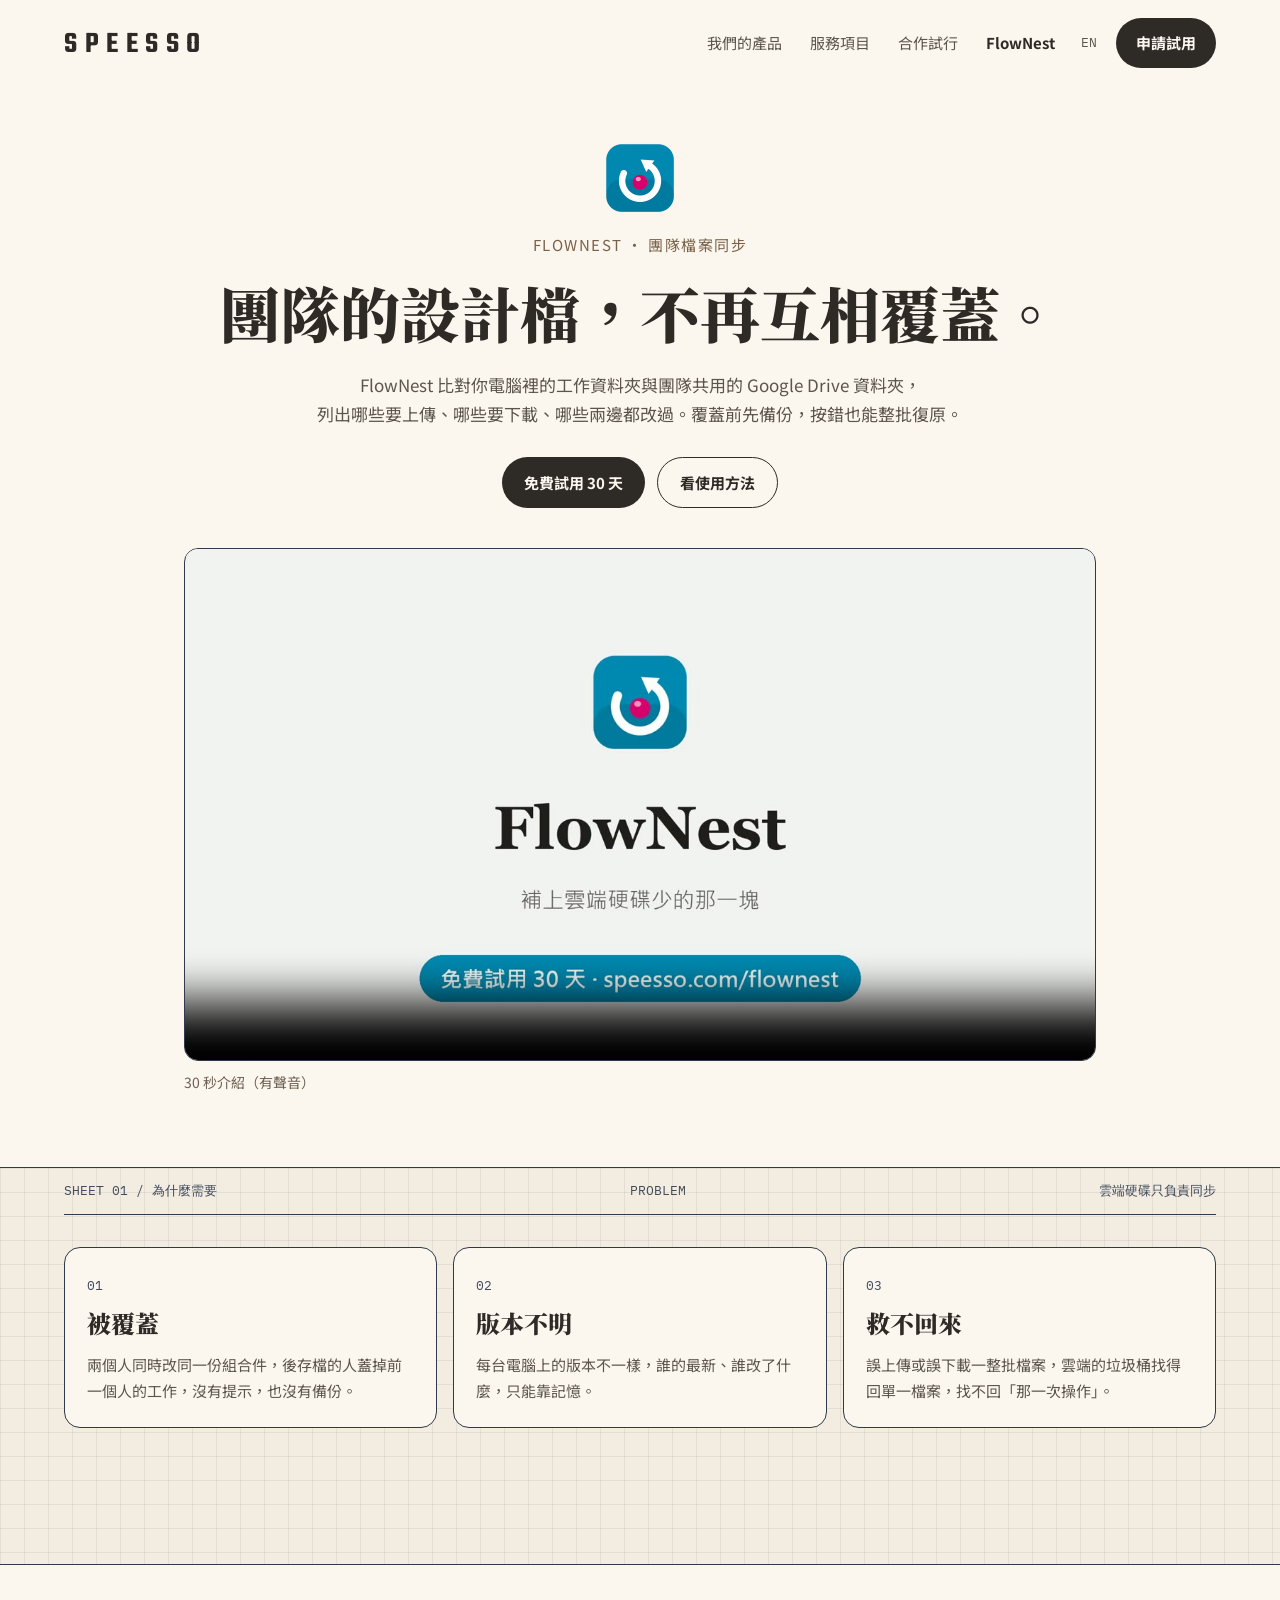
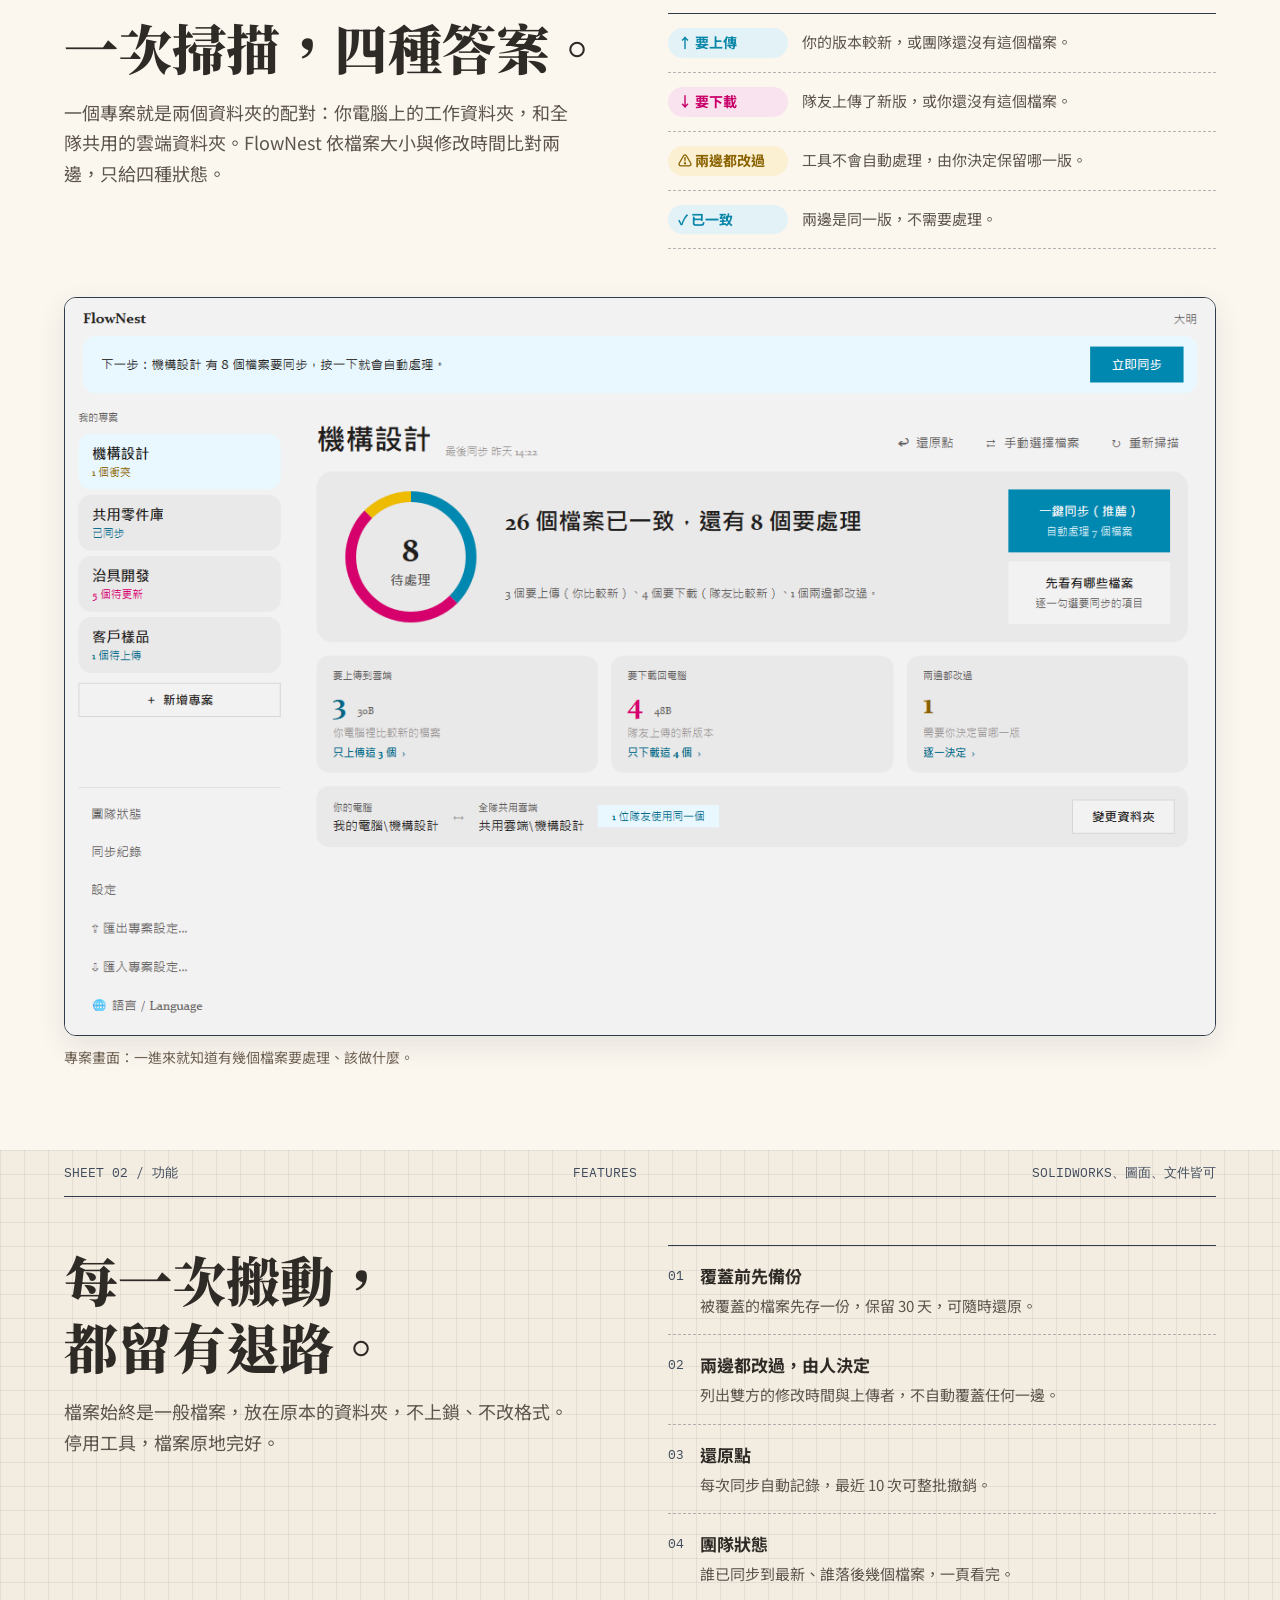
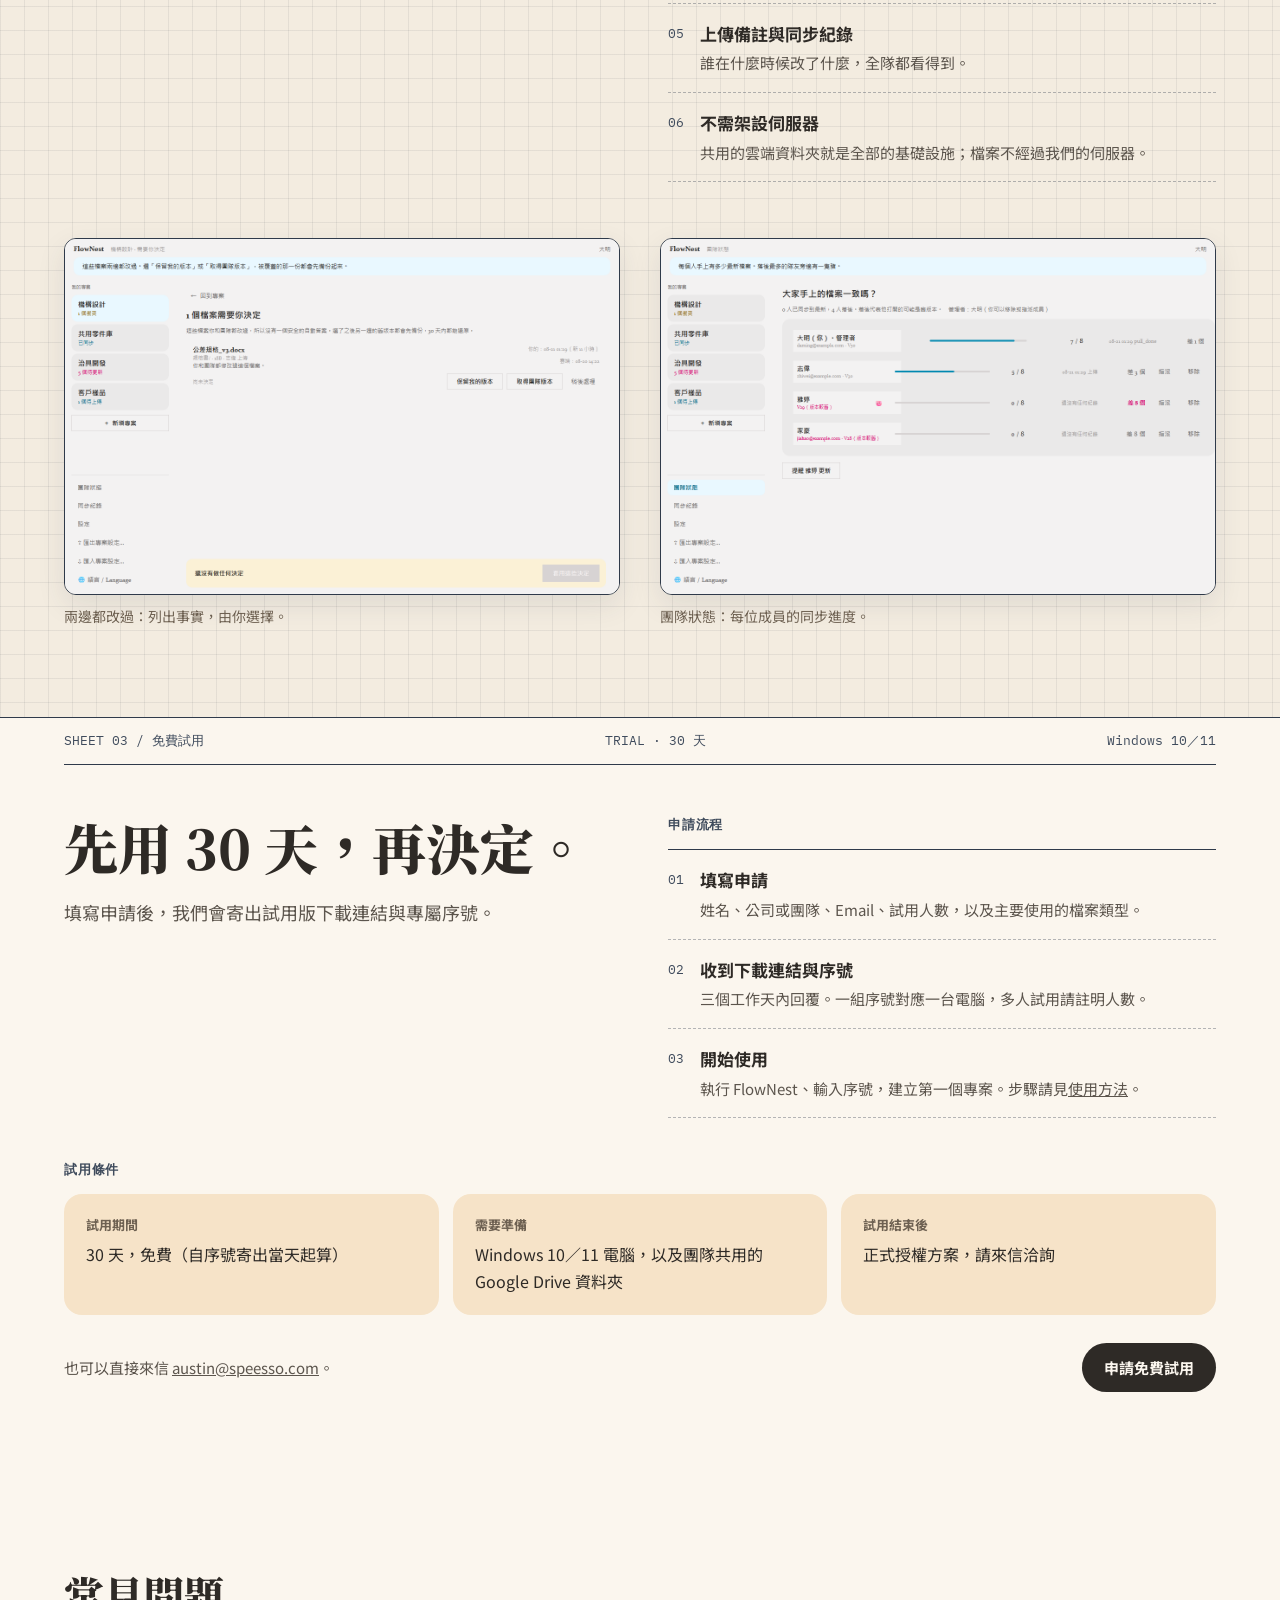
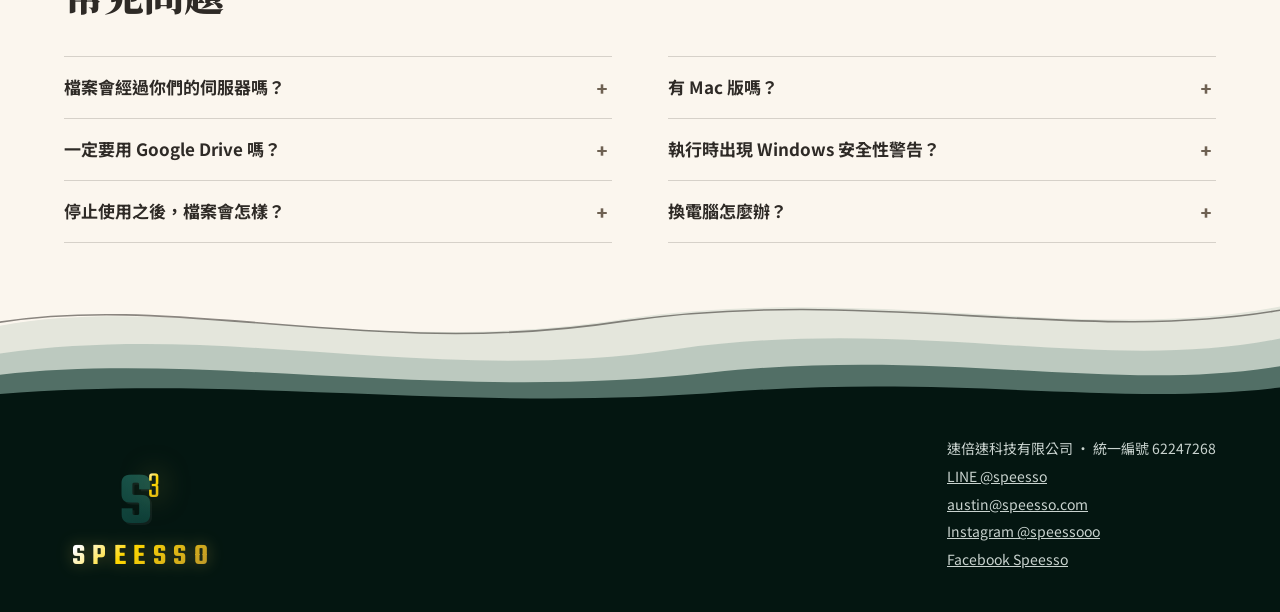
<file: flownest.html>
<!doctype html>
<html lang="zh-Hant">
<head>
<meta charset="utf-8">
<meta name="viewport" content="width=device-width, initial-scale=1">
<title>FlowNest 團隊檔案同步：SOLIDWORKS 設計檔不再互相覆蓋｜SPEESSO</title>
<meta name="description" content="FlowNest 比對本機工作資料夾與團隊共用的 Google Drive 資料夾，列出要上傳、要下載與兩邊都改過的檔案；覆蓋前先備份，可整批復原。適用 SOLIDWORKS、圖面與文件，免費試用 30 天。">
<link rel="preconnect" href="https://fonts.googleapis.com">
<link rel="preconnect" href="https://fonts.gstatic.com" crossorigin>
<link href="https://fonts.googleapis.com/css2?family=Noto+Serif+TC:wght@500;900&family=Noto+Sans+TC:wght@400;700&family=DM+Serif+Display&family=IBM+Plex+Mono:wght@400;600&family=Teko:wght@300;600&display=swap" rel="stylesheet">
<link rel="stylesheet" href="assets/site.css">
<link rel="icon" type="image/svg+xml" href="favicon.svg">
<link rel="alternate" hreflang="zh-Hant" href="https://speesso.com/flownest.html">
<link rel="alternate" hreflang="en" href="https://speesso.com/en/flownest.html">
<link rel="alternate" hreflang="x-default" href="https://speesso.com/flownest.html">
<meta property="og:title" content="FlowNest 團隊檔案同步：SOLIDWORKS 設計檔不再互相覆蓋｜SPEESSO">
<meta property="og:description" content="FlowNest 比對本機工作資料夾與團隊共用的 Google Drive 資料夾，列出要上傳、要下載與兩邊都改過的檔案；覆蓋前先備份，可整批復原。適用 SOLIDWORKS、圖面與文件，免費試用 30 天。">
<meta property="og:type" content="website">
<meta property="og:url" content="https://speesso.com/flownest.html">
<link rel="stylesheet" href="assets/flownest.css">
<link rel="canonical" href="https://speesso.com/flownest.html">
<meta property="og:site_name" content="SPEESSO">
<meta property="og:locale" content="zh_TW">
<meta property="og:locale:alternate" content="en_US">
<meta property="og:image" content="https://speesso.com/assets/og/og-zh.png">
<meta property="og:image:width" content="1200">
<meta property="og:image:height" content="630">
<meta name="twitter:card" content="summary_large_image">
<script type="application/ld+json">{"@context":"https://schema.org","@graph":[{"@type":"Organization","@id":"https://speesso.com/#org","name":"速倍速科技有限公司","alternateName":["SPEESSO","Speesso"],"url":"https://speesso.com/","email":"austin@speesso.com","taxID":"62247268","address":{"@type":"PostalAddress","addressCountry":"TW"},"sameAs":["https://www.instagram.com/speessooo/","https://www.facebook.com/profile.php?id=61586292744102","https://line.me/R/ti/p/@speesso"],"knowsAbout":["產品設計開發","機構設計","電子控制","原型開發","CAD","CAE","FEA","CFD","熱分析","SOLIDWORKS Simulation","SOLIDWORKS Flow Simulation"]},{"@type":"WebPage","@id":"https://speesso.com/flownest.html#webpage","url":"https://speesso.com/flownest.html","name":"FlowNest 團隊檔案同步：SOLIDWORKS 設計檔不再互相覆蓋｜SPEESSO","description":"FlowNest 比對本機工作資料夾與團隊共用的 Google Drive 資料夾，列出要上傳、要下載與兩邊都改過的檔案；覆蓋前先備份，可整批復原。適用 SOLIDWORKS、圖面與文件，免費試用 30 天。","inLanguage":"zh-Hant","isPartOf":{"@id":"https://speesso.com/#website"},"about":{"@id":"https://speesso.com/#org"}},{"@type":"BreadcrumbList","itemListElement":[{"@type":"ListItem","position":1,"name":"首頁","item":"https://speesso.com/"},{"@type":"ListItem","position":2,"name":"FlowNest","item":"https://speesso.com/flownest.html"}]},{"@type":"SoftwareApplication","name":"FlowNest","applicationCategory":"BusinessApplication","operatingSystem":"Windows 10, Windows 11","url":"https://speesso.com/flownest.html","publisher":{"@id":"https://speesso.com/#org"},"image":"https://speesso.com/assets/flownest/icon.png","description":"FlowNest 比對本機工作資料夾與團隊共用的 Google Drive 資料夾，列出要上傳、要下載與兩邊都改過的檔案；覆蓋前先備份，可整批復原。適用 SOLIDWORKS、圖面與文件，免費試用 30 天。"},{"@type":"FAQPage","@id":"https://speesso.com/flownest.html#faq","mainEntity":[{"@type":"Question","name":"檔案會經過你們的伺服器嗎？","acceptedAnswer":{"@type":"Answer","text":"不會。檔案只在你的電腦與團隊的 Google Drive 共用資料夾之間傳輸。"}},{"@type":"Question","name":"一定要用 Google Drive 嗎？","acceptedAnswer":{"@type":"Answer","text":"FlowNest 是針對 Google Drive 共用資料夾設計與測試的。每位成員的電腦都要能在檔案總管看到這個共用資料夾，例如安裝 Google Drive 電腦版。"}},{"@type":"Question","name":"停止使用之後，檔案會怎樣？","acceptedAnswer":{"@type":"Answer","text":"檔案都是一般檔案，留在原本的資料夾，不受影響。"}},{"@type":"Question","name":"有 Mac 版嗎？","acceptedAnswer":{"@type":"Answer","text":"試用版目前提供 Windows 版。需要 Mac 版請來信洽詢。"}},{"@type":"Question","name":"執行時出現 Windows 安全性警告？","acceptedAnswer":{"@type":"Answer","text":"第一次執行可能出現 SmartScreen 提示，選「其他資訊」→「仍要執行」即可。"}},{"@type":"Question","name":"換電腦怎麼辦？","acceptedAnswer":{"@type":"Answer","text":"在新電腦輸入同一組序號重新啟用即可，不需要另外申請。"}}]}]}</script>
</head>
<body>

<header>
  <nav class="wrap nav" aria-label="主選單">
    <a class="logo" href="index.html">SPEESSO</a>
    <div class="nav-links">
      <a class="nav-hide-sm" href="index.html#story">我們的產品</a>
      <a class="nav-hide-sm" href="services.html">服務項目</a>
      <a class="nav-hide-sm" href="partners.html">合作試行</a>
      <a class="nav-hide-sm" href="flownest.html" aria-current="page">FlowNest</a>
      <a class="lang" href="en/flownest.html" lang="en" hreflang="en">EN</a>
      <a class="btn btn-ink" href="#trial">申請試用</a>
    </div>
  </nav>
</header>

<main>

  <section class="wrap p-hero fn-hero">
    <img class="fn-icon" src="assets/flownest/icon.png" alt="" width="72" height="72">
    <p class="eyebrow">FLOWNEST · 團隊檔案同步</p>
    <h1><span class="ph">團隊的設計檔，</span><span class="ph">不再互相覆蓋。</span></h1>
    <p class="sub"><span class="ph">FlowNest 比對你電腦裡的工作資料夾與團隊共用的 Google Drive 資料夾，</span><span class="ph">列出哪些要上傳、哪些要下載、哪些兩邊都改過。</span><span class="ph">覆蓋前先備份，按錯也能整批復原。</span></p>
    <div class="fn-acts">
      <a class="btn btn-ink" href="#trial">免費試用 30 天</a>
      <a class="btn btn-line" href="flownest-guide.html">看使用方法</a>
    </div>
  </section>

  <figure class="fn-video">
    <video controls preload="none" playsinline poster="assets/flownest/poster-zh-v2.jpg">
      <source src="assets/flownest/intro-zh-v2.mp4" type="video/mp4">
    </video>
    <figcaption>30 秒介紹（有聲音）</figcaption>
  </figure>

  <!-- 為什麼需要 -->
  <section class="sheet p-sec" id="why">
    <div class="wrap">
      <div class="titleblock"><span>SHEET 01 / 為什麼需要</span><span>PROBLEM</span><span>雲端硬碟只負責同步</span></div>
      <div class="fn-cards">
        <div class="fn-card"><span class="k">01</span><h3>被覆蓋</h3><p>兩個人同時改同一份組合件，後存檔的人蓋掉前一個人的工作，沒有提示，也沒有備份。</p></div>
        <div class="fn-card"><span class="k">02</span><h3>版本不明</h3><p>每台電腦上的版本不一樣，誰的最新、誰改了什麼，只能靠記憶。</p></div>
        <div class="fn-card"><span class="k">03</span><h3>救不回來</h3><p>誤上傳或誤下載一整批檔案，雲端的垃圾桶找得回單一檔案，找不回「那一次操作」。</p></div>
      </div>
    </div>
  </section>

  <!-- 怎麼運作 -->
  <section class="p-sec" id="how">
    <div class="wrap">
      <div class="p-grid">
        <div class="p-main">
          <h2><span class="ph">一次掃描，</span><span class="ph">四種答案。</span></h2>
          <p class="lead">一個專案就是兩個資料夾的配對：你電腦上的工作資料夾，和全隊共用的雲端資料夾。FlowNest 依檔案大小與修改時間比對兩邊，只給四種狀態。</p>
        </div>
        <div class="p-side">
          <ul class="states">
            <li><span class="chip-s s-up">↑ 要上傳</span><p>你的版本較新，或團隊還沒有這個檔案。</p></li>
            <li><span class="chip-s s-down">↓ 要下載</span><p>隊友上傳了新版，或你還沒有這個檔案。</p></li>
            <li><span class="chip-s s-both">⚠ 兩邊都改過</span><p>工具不會自動處理，由你決定保留哪一版。</p></li>
            <li><span class="chip-s s-ok">✓ 已一致</span><p>兩邊是同一版，不需要處理。</p></li>
          </ul>
        </div>
      </div>
      <figure class="shot shot-lg">
        <img src="assets/flownest/zh/project.png" alt="FlowNest 專案畫面：待處理數量、要上傳、要下載與兩邊都改過的檔案數" width="1280" height="820" loading="lazy">
        <figcaption>專案畫面：一進來就知道有幾個檔案要處理、該做什麼。</figcaption>
      </figure>
    </div>
  </section>

  <!-- 功能 -->
  <section class="sheet p-sec" id="features">
    <div class="wrap">
      <div class="titleblock"><span>SHEET 02 / 功能</span><span>FEATURES</span><span>SOLIDWORKS、圖面、文件皆可</span></div>
      <div class="p-grid">
        <div class="p-main">
          <h2><span class="ph">每一次搬動，</span><span class="ph">都留有退路。</span></h2>
          <p class="lead">檔案始終是一般檔案，放在原本的資料夾，不上鎖、不改格式。停用工具，檔案原地完好。</p>
        </div>
        <div class="p-side">
          <ol class="specs">
            <li><span class="n">01</span><div><b>覆蓋前先備份</b><p>被覆蓋的檔案先存一份，保留 30 天，可隨時還原。</p></div></li>
            <li><span class="n">02</span><div><b>兩邊都改過，由人決定</b><p>列出雙方的修改時間與上傳者，不自動覆蓋任何一邊。</p></div></li>
            <li><span class="n">03</span><div><b>還原點</b><p>每次同步自動記錄，最近 10 次可整批撤銷。</p></div></li>
            <li><span class="n">04</span><div><b>團隊狀態</b><p>誰已同步到最新、誰落後幾個檔案，一頁看完。</p></div></li>
            <li><span class="n">05</span><div><b>上傳備註與同步紀錄</b><p>誰在什麼時候改了什麼，全隊都看得到。</p></div></li>
            <li><span class="n">06</span><div><b>不需架設伺服器</b><p>共用的雲端資料夾就是全部的基礎設施；檔案不經過我們的伺服器。</p></div></li>
          </ol>
        </div>
      </div>
      <div class="fn-pair">
        <figure class="shot">
          <img src="assets/flownest/zh/conflict.png" alt="衝突處理畫面：保留我的版本、取得團隊版本、稍後處理" width="1280" height="820" loading="lazy">
          <figcaption>兩邊都改過：列出事實，由你選擇。</figcaption>
        </figure>
        <figure class="shot">
          <img src="assets/flownest/zh/team.png" alt="團隊狀態畫面：每位成員的同步進度與版本" width="1280" height="820" loading="lazy">
          <figcaption>團隊狀態：每位成員的同步進度。</figcaption>
        </figure>
      </div>
    </div>
  </section>

  <!-- 免費試用 -->
  <section class="p-sec fn-trial" id="trial">
    <div class="wrap">
      <div class="titleblock"><span>SHEET 03 / 免費試用</span><span>TRIAL · 30 天</span><span>Windows 10／11</span></div>
      <div class="p-grid">
        <div class="p-main">
          <h2><span class="ph">先用 30 天，</span><span class="ph">再決定。</span></h2>
          <p class="lead">填寫申請後，我們會寄出試用版下載連結與專屬序號。</p>
        </div>
        <div class="p-side">
          <h3 class="mini">申請流程</h3>
          <ol class="specs">
            <li><span class="n">01</span><div><b>填寫申請</b><p>姓名、公司或團隊、Email、試用人數，以及主要使用的檔案類型。</p></div></li>
            <li><span class="n">02</span><div><b>收到下載連結與序號</b><p>三個工作天內回覆。一組序號對應一台電腦，多人試用請註明人數。</p></div></li>
            <li><span class="n">03</span><div><b>開始使用</b><p>執行 FlowNest、輸入序號，建立第一個專案。步驟請見<a href="flownest-guide.html">使用方法</a>。</p></div></li>
          </ol>
        </div>
      </div>

      <h3 class="mini">試用條件</h3>
      <div class="deal deal-lg">
        <div><b>試用期間</b><p>30 天，免費（自序號寄出當天起算）</p></div>
        <div><b>需要準備</b><p>Windows 10／11 電腦，以及團隊共用的 Google Drive 資料夾</p></div>
        <div><b>試用結束後</b><p>正式授權方案，請來信洽詢</p></div>
      </div>

      <div class="p-cta">
        <p class="note">也可以直接來信 <a href="mailto:austin@speesso.com">austin@speesso.com</a>。</p>
        <a class="btn btn-ink" href="mailto:austin@speesso.com?subject=FlowNest%20%E8%A9%A6%E7%94%A8%E7%94%B3%E8%AB%8B&amp;body=%E5%A7%93%E5%90%8D%EF%BC%9A%0A%E5%85%AC%E5%8F%B8%EF%BC%8F%E5%9C%98%E9%9A%8A%EF%BC%9A%0AEmail%EF%BC%9A%0A%E8%A9%A6%E7%94%A8%E4%BA%BA%E6%95%B8%EF%BC%88%E4%B8%80%E5%8F%B0%E9%9B%BB%E8%85%A6%E4%B8%80%E7%B5%84%E5%BA%8F%E8%99%9F%EF%BC%89%EF%BC%9A%0A%E4%B8%BB%E8%A6%81%E4%BD%BF%E7%94%A8%E7%9A%84%E6%AA%94%E6%A1%88%E9%A1%9E%E5%9E%8B%EF%BC%88%E4%BE%8B%E5%A6%82%20SOLIDWORKS%E3%80%81%E5%9C%96%E9%9D%A2%E3%80%81%E6%96%87%E4%BB%B6%EF%BC%89%EF%BC%9A%0A%E7%9B%AE%E5%89%8D%E5%9C%98%E9%9A%8A%E6%80%8E%E9%BA%BC%E5%85%B1%E7%94%A8%E6%AA%94%E6%A1%88%EF%BC%9A%0A">申請免費試用</a>
      </div>
    </div>
  </section>

  <!-- 常見問題 -->
  <section class="wrap faq">
    <h2>常見問題</h2>
    <div class="faq-grid">
      <div>
        <details><summary>檔案會經過你們的伺服器嗎？</summary><p>不會。檔案只在你的電腦與團隊的 Google Drive 共用資料夾之間傳輸。</p></details>
        <details><summary>一定要用 Google Drive 嗎？</summary><p>FlowNest 是針對 Google Drive 共用資料夾設計與測試的。每位成員的電腦都要能在檔案總管看到這個共用資料夾，例如安裝 Google Drive 電腦版。</p></details>
        <details><summary>停止使用之後，檔案會怎樣？</summary><p>檔案都是一般檔案，留在原本的資料夾，不受影響。</p></details>
      </div>
      <div>
        <details><summary>有 Mac 版嗎？</summary><p>試用版目前提供 Windows 版。需要 Mac 版請來信洽詢。</p></details>
        <details><summary>執行時出現 Windows 安全性警告？</summary><p>第一次執行可能出現 SmartScreen 提示，選「其他資訊」→「仍要執行」即可。</p></details>
        <details><summary>換電腦怎麼辦？</summary><p>在新電腦輸入同一組序號重新啟用即可，不需要另外申請。</p></details>
      </div>
    </div>
  </section>

</main>

<svg class="foot-wave" viewBox="0 0 1440 120" preserveAspectRatio="none" aria-hidden="true">
  <path class="w1" d="M0 40 C200 10 420 70 700 34 C980 0 1220 58 1440 22 V120 H0 Z"/>
  <path class="edge" d="M-10 38 C200 8 420 72 700 36 C980 2 1220 60 1450 24"/>
  <path class="w2" d="M0 66 C260 36 480 96 760 62 C1030 30 1240 86 1440 52 V120 H0 Z"/>
  <path class="w3" d="M0 86 C230 64 500 112 800 84 C1060 60 1250 104 1440 78 V120 H0 Z"/>
  <path class="front" d="M0 104 C280 86 520 122 820 102 C1080 86 1260 116 1440 98 V120 H0 Z"/>
</svg>
<footer class="footer">
  <div class="wrap">
    <a class="lockup" href="index.html" aria-label="SPEESSO 首頁">
      <span class="s3" aria-hidden="true"><span class="s-part">S</span><span class="sup-3">3</span></span>
      <span class="brand-text">SPEESSO</span>
    </a>
    <div class="info">
      <span>速倍速科技有限公司 · 統一編號 62247268</span>
      <a href="https://line.me/R/ti/p/@speesso">LINE @speesso</a>
      <a href="mailto:austin@speesso.com">austin@speesso.com</a>
      <a href="https://www.instagram.com/speessooo/">Instagram @speessooo</a>
      <a href="https://www.facebook.com/profile.php?id=61586292744102">Facebook Speesso</a>
    </div>
  </div>
</footer>

</body>
</html>
</file>
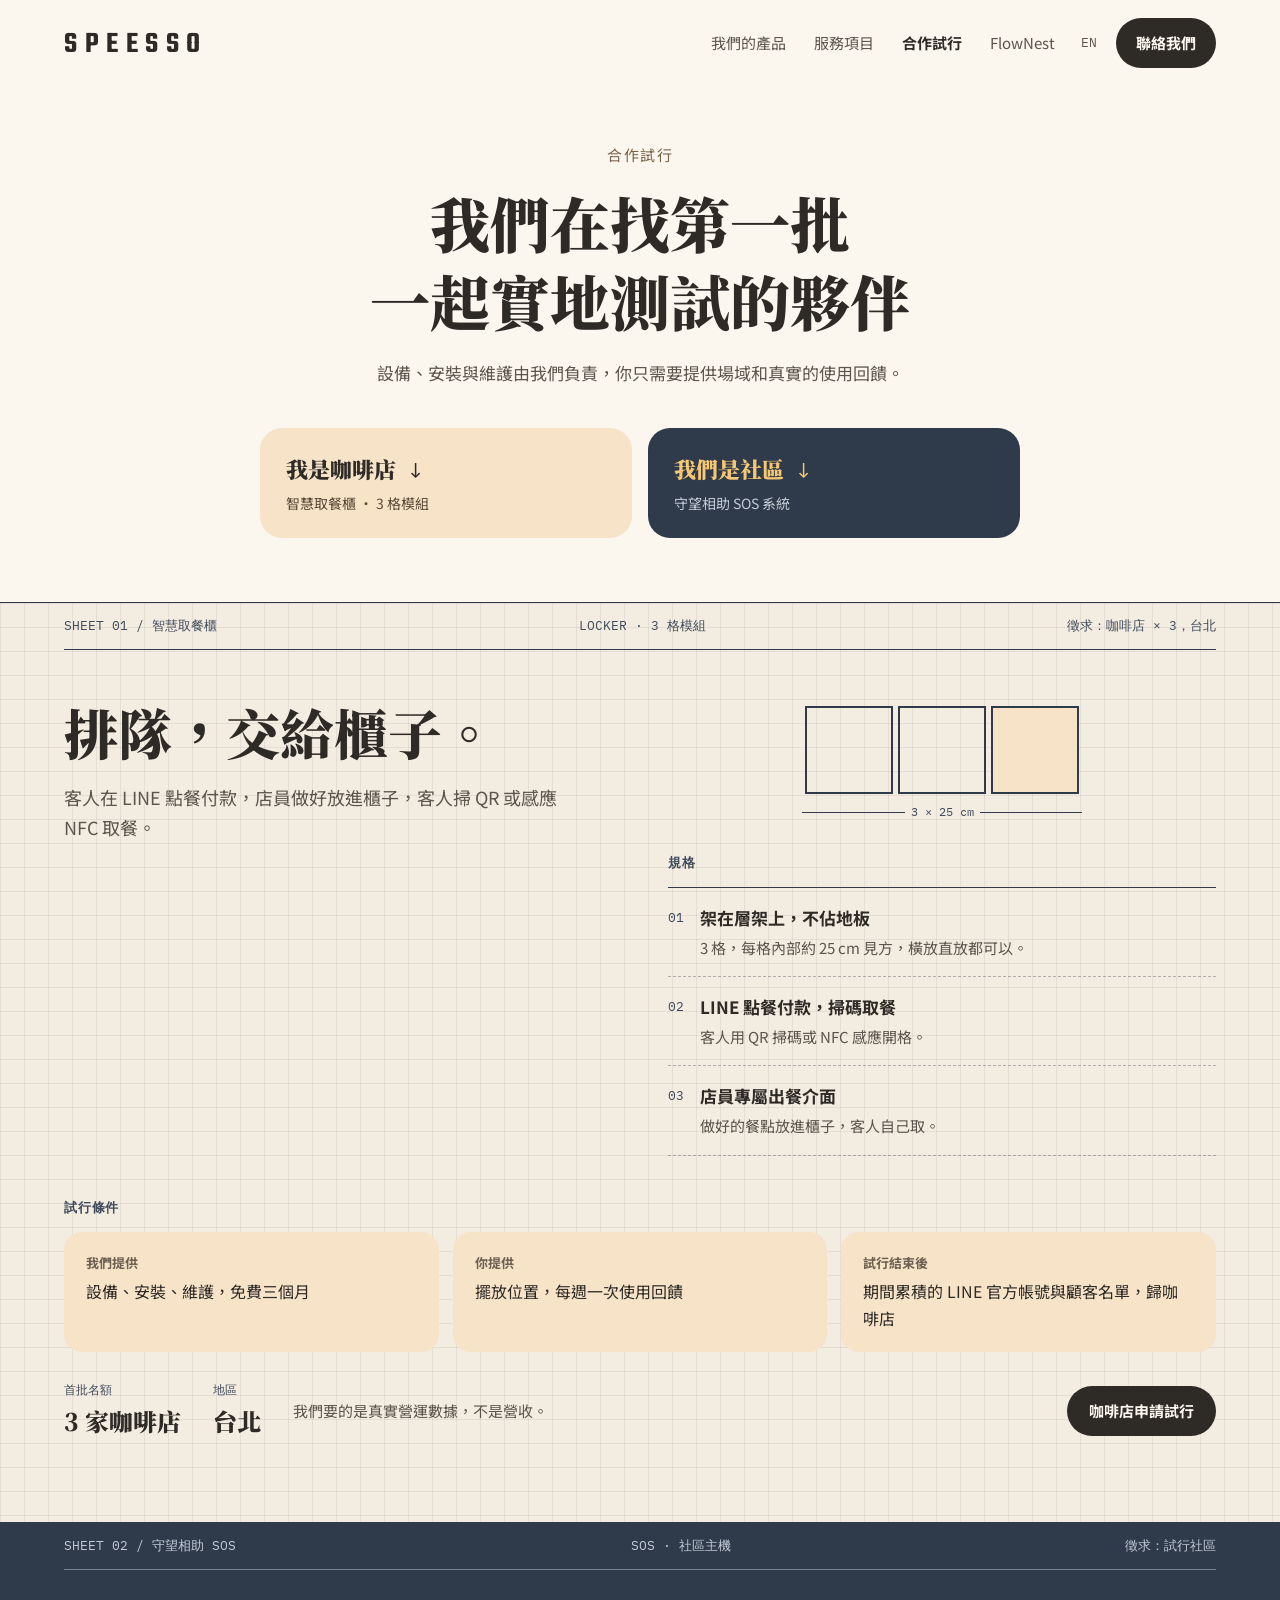
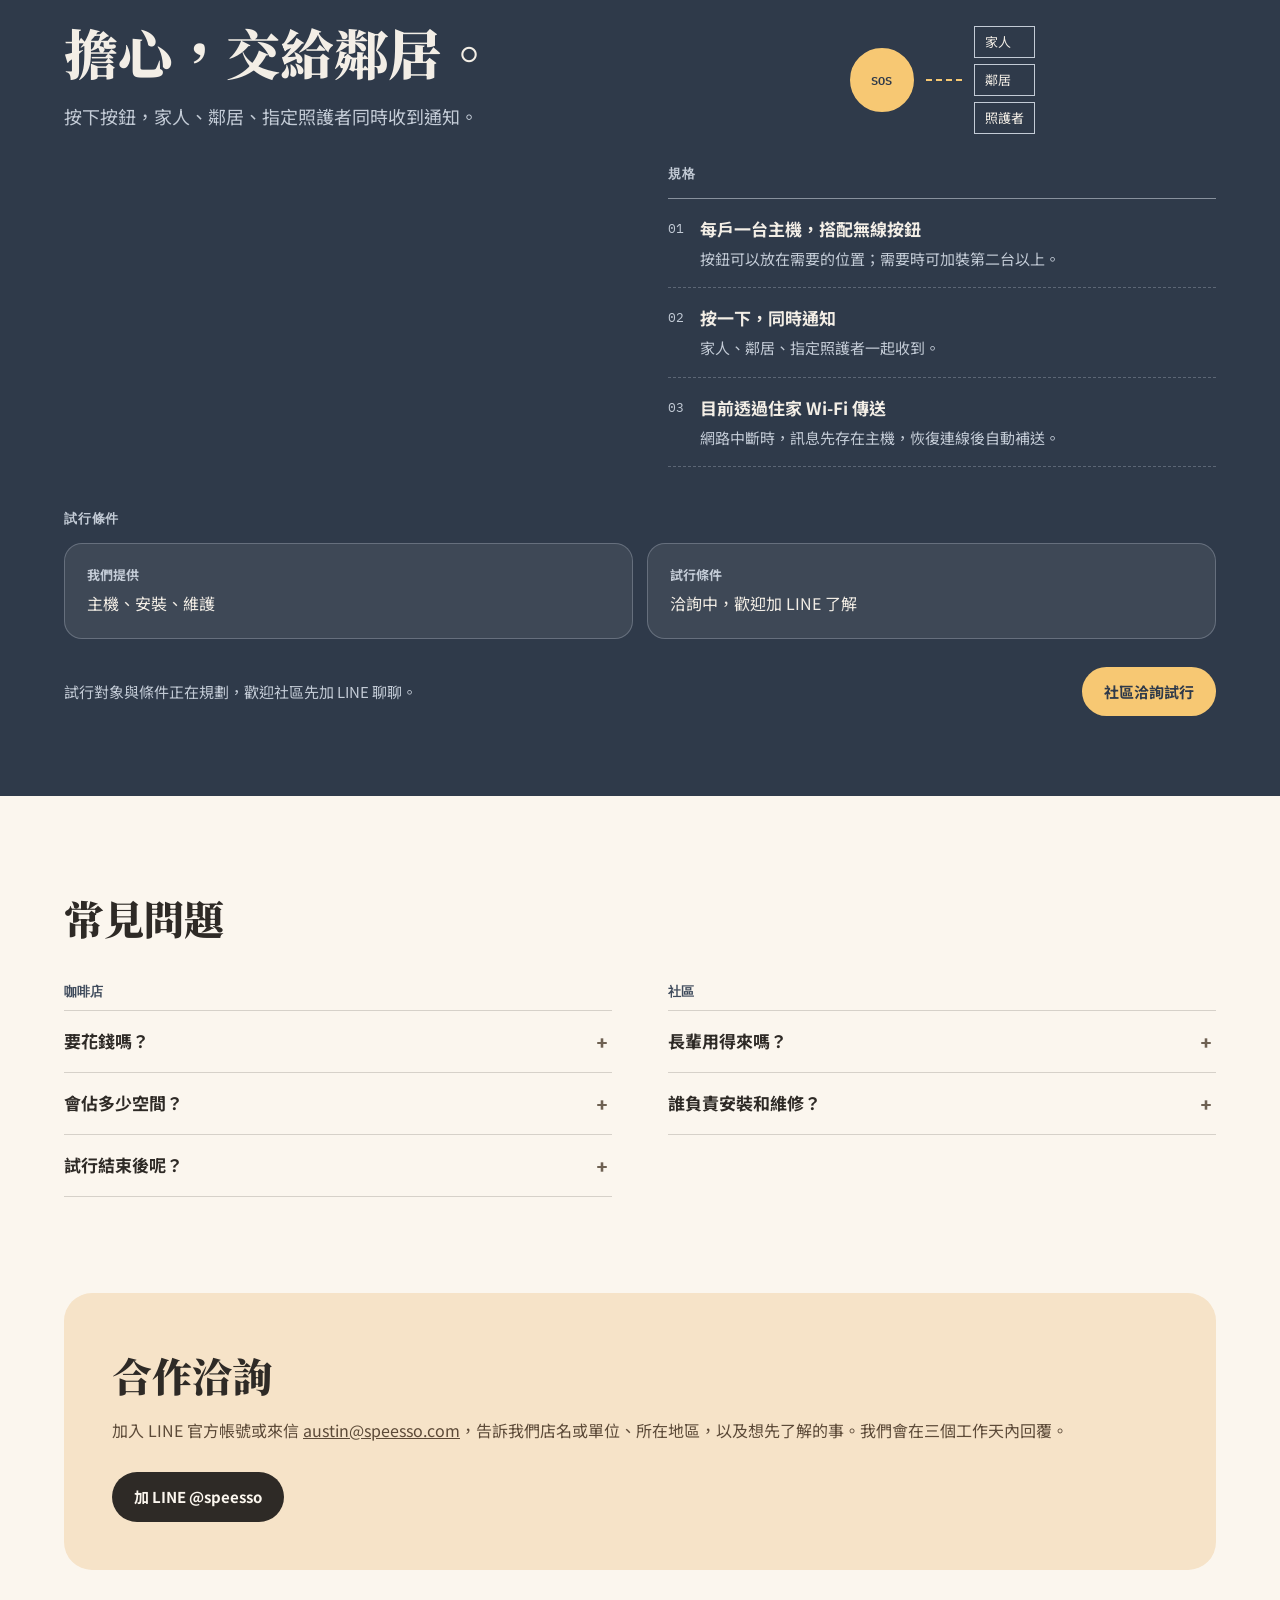
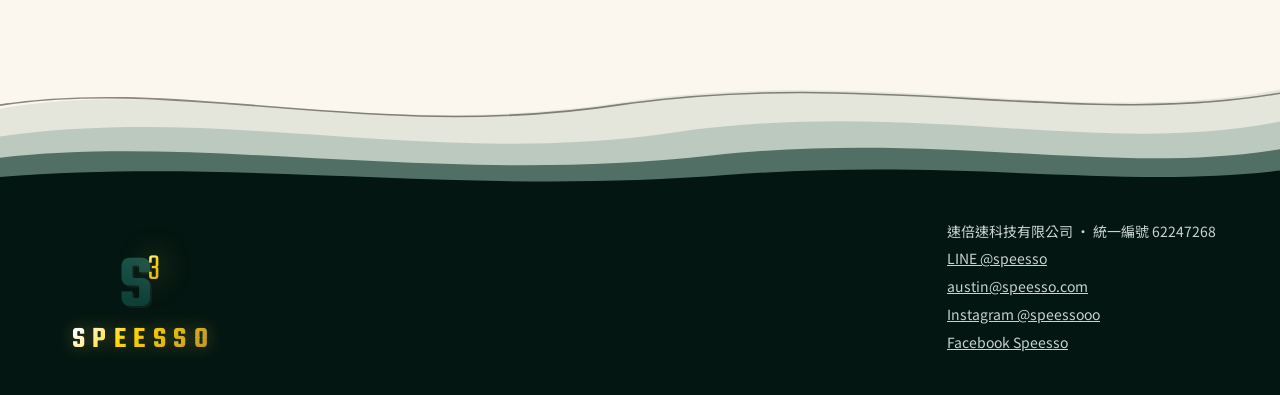
<file: partners.html>
<!doctype html>
<html lang="zh-Hant">
<head>
<meta charset="utf-8">
<meta name="viewport" content="width=device-width, initial-scale=1">
<title>智慧取餐櫃與守望相助 SOS 系統合作試行｜SPEESSO 速倍速科技</title>
<meta name="description" content="智慧取餐櫃徵求台北 3 家咖啡店試行三個月；守望相助 SOS 系統徵求試行社區。設備、安裝與維護由速倍速科技負責。">
<link rel="preconnect" href="https://fonts.googleapis.com">
<link rel="preconnect" href="https://fonts.gstatic.com" crossorigin>
<link href="https://fonts.googleapis.com/css2?family=Noto+Serif+TC:wght@500;900&family=Noto+Sans+TC:wght@400;700&family=DM+Serif+Display&family=IBM+Plex+Mono:wght@400;600&family=Teko:wght@300;600&display=swap" rel="stylesheet">
<link rel="stylesheet" href="assets/site.css">
<link rel="icon" type="image/svg+xml" href="favicon.svg">
<link rel="alternate" hreflang="zh-Hant" href="https://speesso.com/partners.html">
<link rel="alternate" hreflang="en" href="https://speesso.com/en/partners.html">
<link rel="alternate" hreflang="x-default" href="https://speesso.com/partners.html">
<meta property="og:title" content="智慧取餐櫃與守望相助 SOS 系統合作試行｜SPEESSO 速倍速科技">
<meta property="og:description" content="智慧取餐櫃徵求台北 3 家咖啡店試行三個月；守望相助 SOS 系統徵求試行社區。設備、安裝與維護由速倍速科技負責。">
<meta property="og:type" content="website">
<meta property="og:url" content="https://speesso.com/partners.html">
<link rel="canonical" href="https://speesso.com/partners.html">
<meta property="og:site_name" content="SPEESSO">
<meta property="og:locale" content="zh_TW">
<meta property="og:locale:alternate" content="en_US">
<meta property="og:image" content="https://speesso.com/assets/og/og-zh.png">
<meta property="og:image:width" content="1200">
<meta property="og:image:height" content="630">
<meta name="twitter:card" content="summary_large_image">
<script type="application/ld+json">{"@context":"https://schema.org","@graph":[{"@type":"Organization","@id":"https://speesso.com/#org","name":"速倍速科技有限公司","alternateName":["SPEESSO","Speesso"],"url":"https://speesso.com/","email":"austin@speesso.com","taxID":"62247268","address":{"@type":"PostalAddress","addressCountry":"TW"},"sameAs":["https://www.instagram.com/speessooo/","https://www.facebook.com/profile.php?id=61586292744102","https://line.me/R/ti/p/@speesso"],"knowsAbout":["產品設計開發","機構設計","電子控制","原型開發","CAD","CAE","FEA","CFD","熱分析","SOLIDWORKS Simulation","SOLIDWORKS Flow Simulation"]},{"@type":"WebPage","@id":"https://speesso.com/partners.html#webpage","url":"https://speesso.com/partners.html","name":"智慧取餐櫃與守望相助 SOS 系統合作試行｜SPEESSO 速倍速科技","description":"智慧取餐櫃徵求台北 3 家咖啡店試行三個月；守望相助 SOS 系統徵求試行社區。設備、安裝與維護由速倍速科技負責。","inLanguage":"zh-Hant","isPartOf":{"@id":"https://speesso.com/#website"},"about":{"@id":"https://speesso.com/#org"}},{"@type":"BreadcrumbList","itemListElement":[{"@type":"ListItem","position":1,"name":"首頁","item":"https://speesso.com/"},{"@type":"ListItem","position":2,"name":"合作試行","item":"https://speesso.com/partners.html"}]},{"@type":"FAQPage","@id":"https://speesso.com/partners.html#faq","mainEntity":[{"@type":"Question","name":"要花錢嗎？","acceptedAnswer":{"@type":"Answer","text":"試行三個月，設備、安裝、維護都由我們負擔。"}},{"@type":"Question","name":"會佔多少空間？","acceptedAnswer":{"@type":"Answer","text":"3 格，每格內部約 25 cm 見方。橫放時整組約寬 87 cm、高 39 cm（目前設計值），架在現有層架上，不佔地板。"}},{"@type":"Question","name":"試行結束後呢？","acceptedAnswer":{"@type":"Answer","text":"期間累積的 LINE 官方帳號與顧客名單歸咖啡店。"}},{"@type":"Question","name":"長輩用得來嗎？","acceptedAnswer":{"@type":"Answer","text":"只要按一下按鈕。"}},{"@type":"Question","name":"誰負責安裝和維修？","acceptedAnswer":{"@type":"Answer","text":"主機的安裝與維護由我們負責。"}}]}]}</script>
</head>
<body>

<header>
  <nav class="wrap nav" aria-label="主選單">
    <a class="logo" href="index.html">SPEESSO</a>
    <div class="nav-links">
      <a class="nav-hide-sm" href="index.html#story">我們的產品</a>
      <a class="nav-hide-sm" href="services.html">服務項目</a>
      <a class="nav-hide-sm" href="partners.html" aria-current="page">合作試行</a>
      <a class="nav-hide-sm" href="flownest.html">FlowNest</a>
      <a class="lang" href="en/partners.html" lang="en" hreflang="en">EN</a>
      <a class="btn btn-ink" href="#apply">聯絡我們</a>
    </div>
  </nav>
</header>

<main>

  <!-- C：Hero -->
  <section class="wrap p-hero">
    <p class="eyebrow">合作試行</p>
    <h1><span class="ph">我們在找第一批</span><span class="ph">一起實地測試的夥伴</span></h1>
    <p class="sub"><span class="ph">設備、安裝與維護由我們負責，</span><span class="ph">你只需要提供場域和真實的使用回饋。</span></p>
    <div class="jump">
      <a class="jump-card j-latte" href="#locker"><span class="k">我是咖啡店</span><span class="v">智慧取餐櫃 · 3 格模組</span></a>
      <a class="jump-card j-night" href="#sos"><span class="k">我們是社區</span><span class="v">守望相助 SOS 系統</span></a>
    </div>
  </section>

  <!-- 產品 1：取餐櫃 -->
  <section class="sheet p-sec" id="locker">
    <div class="wrap">
      <div class="titleblock"><span>SHEET 01 / 智慧取餐櫃</span><span>LOCKER · 3 格模組</span><span>徵求：咖啡店 × 3，台北</span></div>
      <div class="p-grid">
        <div class="p-main">
          <h2><span class="ph">排隊，</span><span class="ph">交給櫃子。</span></h2>
          <p class="lead">客人在 LINE 點餐付款，店員做好放進櫃子，客人掃 QR 或感應 NFC 取餐。</p>
        </div>
        <div class="p-side">
          <div class="drawing" aria-label="3 格模組示意，每格 25 公分">
            <div class="cells"><span></span><span></span><span class="on"></span></div>
            <div class="dim">3 × 25 cm</div>
          </div>
          <h3 class="mini">規格</h3>
          <ol class="specs">
            <li><span class="n">01</span><div><b>架在層架上，不佔地板</b><p>3 格，每格內部約 25 cm 見方，橫放直放都可以。</p></div></li>
            <li><span class="n">02</span><div><b>LINE 點餐付款，掃碼取餐</b><p>客人用 QR 掃碼或 NFC 感應開格。</p></div></li>
            <li><span class="n">03</span><div><b>店員專屬出餐介面</b><p>做好的餐點放進櫃子，客人自己取。</p></div></li>
          </ol>
        </div>
      </div>

      <h3 class="mini">試行條件</h3>
      <div class="deal deal-lg">
        <div><b>我們提供</b><p>設備、安裝、維護，免費三個月</p></div>
        <div><b>你提供</b><p>擺放位置，每週一次使用回饋</p></div>
        <div><b>試行結束後</b><p>期間累積的 LINE 官方帳號與顧客名單，歸咖啡店</p></div>
      </div>

      <div class="p-cta">
        <dl class="quota">
          <div><dt>首批名額</dt><dd>3 家咖啡店</dd></div>
          <div><dt>地區</dt><dd>台北</dd></div>
        </dl>
        <p class="note">我們要的是真實營運數據，不是營收。</p>
        <a class="btn btn-ink" href="https://line.me/R/ti/p/@speesso">咖啡店申請試行</a>
      </div>
    </div>
  </section>

  <!-- 產品 2：SOS -->
  <section class="p-sec p-night" id="sos">
    <div class="wrap">
      <div class="titleblock tb-night"><span>SHEET 02 / 守望相助 SOS</span><span>SOS · 社區主機</span><span>徵求：試行社區</span></div>
      <div class="p-grid">
        <div class="p-main">
          <h2><span class="ph">擔心，</span><span class="ph">交給鄰居。</span></h2>
          <p class="lead">按下按鈕，家人、鄰居、指定照護者同時收到通知。</p>
        </div>
        <div class="p-side">
          <div class="drawing" aria-label="SOS 按下後同時通知家人、鄰居、照護者">
            <div class="flow">
              <div class="btn-sos">SOS</div>
              <span class="wire"></span>
              <div class="to"><span>家人</span><span>鄰居</span><span>照護者</span></div>
            </div>
          </div>
          <h3 class="mini">規格</h3>
          <ol class="specs">
            <li><span class="n">01</span><div><b>每戶一台主機，搭配無線按鈕</b><p>按鈕可以放在需要的位置；需要時可加裝第二台以上。</p></div></li>
            <li><span class="n">02</span><div><b>按一下，同時通知</b><p>家人、鄰居、指定照護者一起收到。</p></div></li>
            <li><span class="n">03</span><div><b>目前透過住家 Wi-Fi 傳送</b><p>網路中斷時，訊息先存在主機，恢復連線後自動補送。</p></div></li>
          </ol>
        </div>
      </div>

      <h3 class="mini">試行條件</h3>
      <div class="deal deal-lg deal-night">
        <div><b>我們提供</b><p>主機、安裝、維護</p></div>
        <div><b>試行條件</b><p>洽詢中，歡迎加 LINE 了解</p></div>
      </div>

      <div class="p-cta">
        <p class="note">試行對象與條件正在規劃，歡迎社區先加 LINE 聊聊。</p>
        <a class="btn btn-gold" href="https://line.me/R/ti/p/@speesso">社區洽詢試行</a>
      </div>
    </div>
  </section>

  <!-- 常見問題 -->
  <section class="wrap faq">
    <h2>常見問題</h2>
    <div class="faq-grid">
      <div>
        <p class="faq-who">咖啡店</p>
        <details><summary>要花錢嗎？</summary><p>試行三個月，設備、安裝、維護都由我們負擔。</p></details>
        <details><summary>會佔多少空間？</summary><p>3 格，每格內部約 25 cm 見方。橫放時整組約寬 87 cm、高 39 cm（目前設計值），架在現有層架上，不佔地板。</p></details>
        <details><summary>試行結束後呢？</summary><p>期間累積的 LINE 官方帳號與顧客名單歸咖啡店。</p></details>
      </div>
      <div>
        <p class="faq-who">社區</p>
        <details><summary>長輩用得來嗎？</summary><p>只要按一下按鈕。</p></details>
        <details><summary>誰負責安裝和維修？</summary><p>主機的安裝與維護由我們負責。</p></details>
      </div>
    </div>
  </section>

  <!-- 洽詢 -->
  <section class="wrap apply" id="apply">
    <div class="apply-card">
      <div class="apply-head">
        <h2>合作洽詢</h2>
        <p>加入 LINE 官方帳號或來信 <a href="mailto:austin@speesso.com">austin@speesso.com</a>，告訴我們店名或單位、所在地區，以及想先了解的事。我們會在三個工作天內回覆。</p>
      </div>
      <a class="btn btn-ink" href="https://line.me/R/ti/p/@speesso">加 LINE @speesso</a>
    </div>
  </section>

</main>

<svg class="foot-wave" viewBox="0 0 1440 120" preserveAspectRatio="none" aria-hidden="true">
  <path class="w1" d="M0 40 C200 10 420 70 700 34 C980 0 1220 58 1440 22 V120 H0 Z"/>
  <path class="edge" d="M-10 38 C200 8 420 72 700 36 C980 2 1220 60 1450 24"/>
  <path class="w2" d="M0 66 C260 36 480 96 760 62 C1030 30 1240 86 1440 52 V120 H0 Z"/>
  <path class="w3" d="M0 86 C230 64 500 112 800 84 C1060 60 1250 104 1440 78 V120 H0 Z"/>
  <path class="front" d="M0 104 C280 86 520 122 820 102 C1080 86 1260 116 1440 98 V120 H0 Z"/>
</svg>
<footer class="footer">
  <div class="wrap">
    <a class="lockup" href="index.html" aria-label="SPEESSO 首頁">
      <span class="s3" aria-hidden="true"><span class="s-part">S</span><span class="sup-3">3</span></span>
      <span class="brand-text">SPEESSO</span>
    </a>
    <div class="info">
      <span>速倍速科技有限公司 · 統一編號 62247268</span>
      <a href="https://line.me/R/ti/p/@speesso">LINE @speesso</a>
      <a href="mailto:austin@speesso.com">austin@speesso.com</a>
      <a href="https://www.instagram.com/speessooo/">Instagram @speessooo</a>
      <a href="https://www.facebook.com/profile.php?id=61586292744102">Facebook Speesso</a>
    </div>
  </div>
</footer>

</body>
</html>
</file>
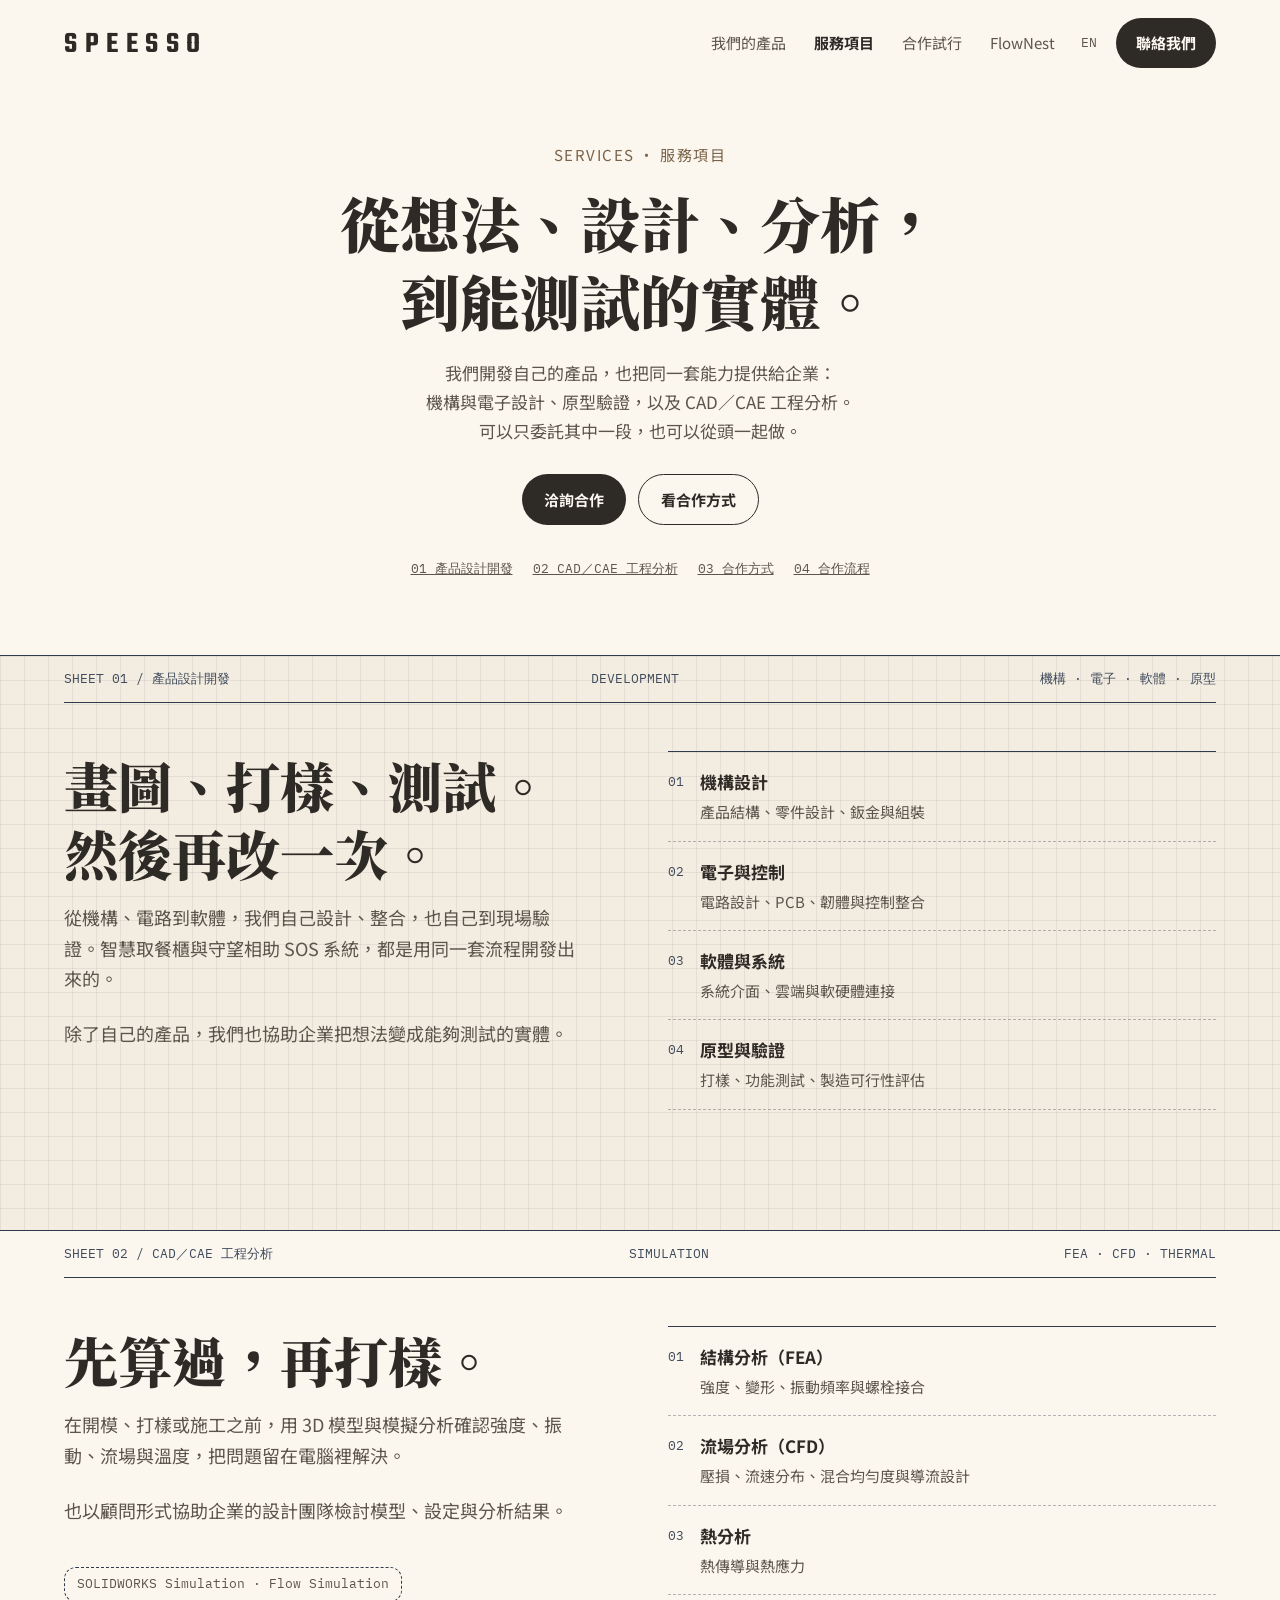
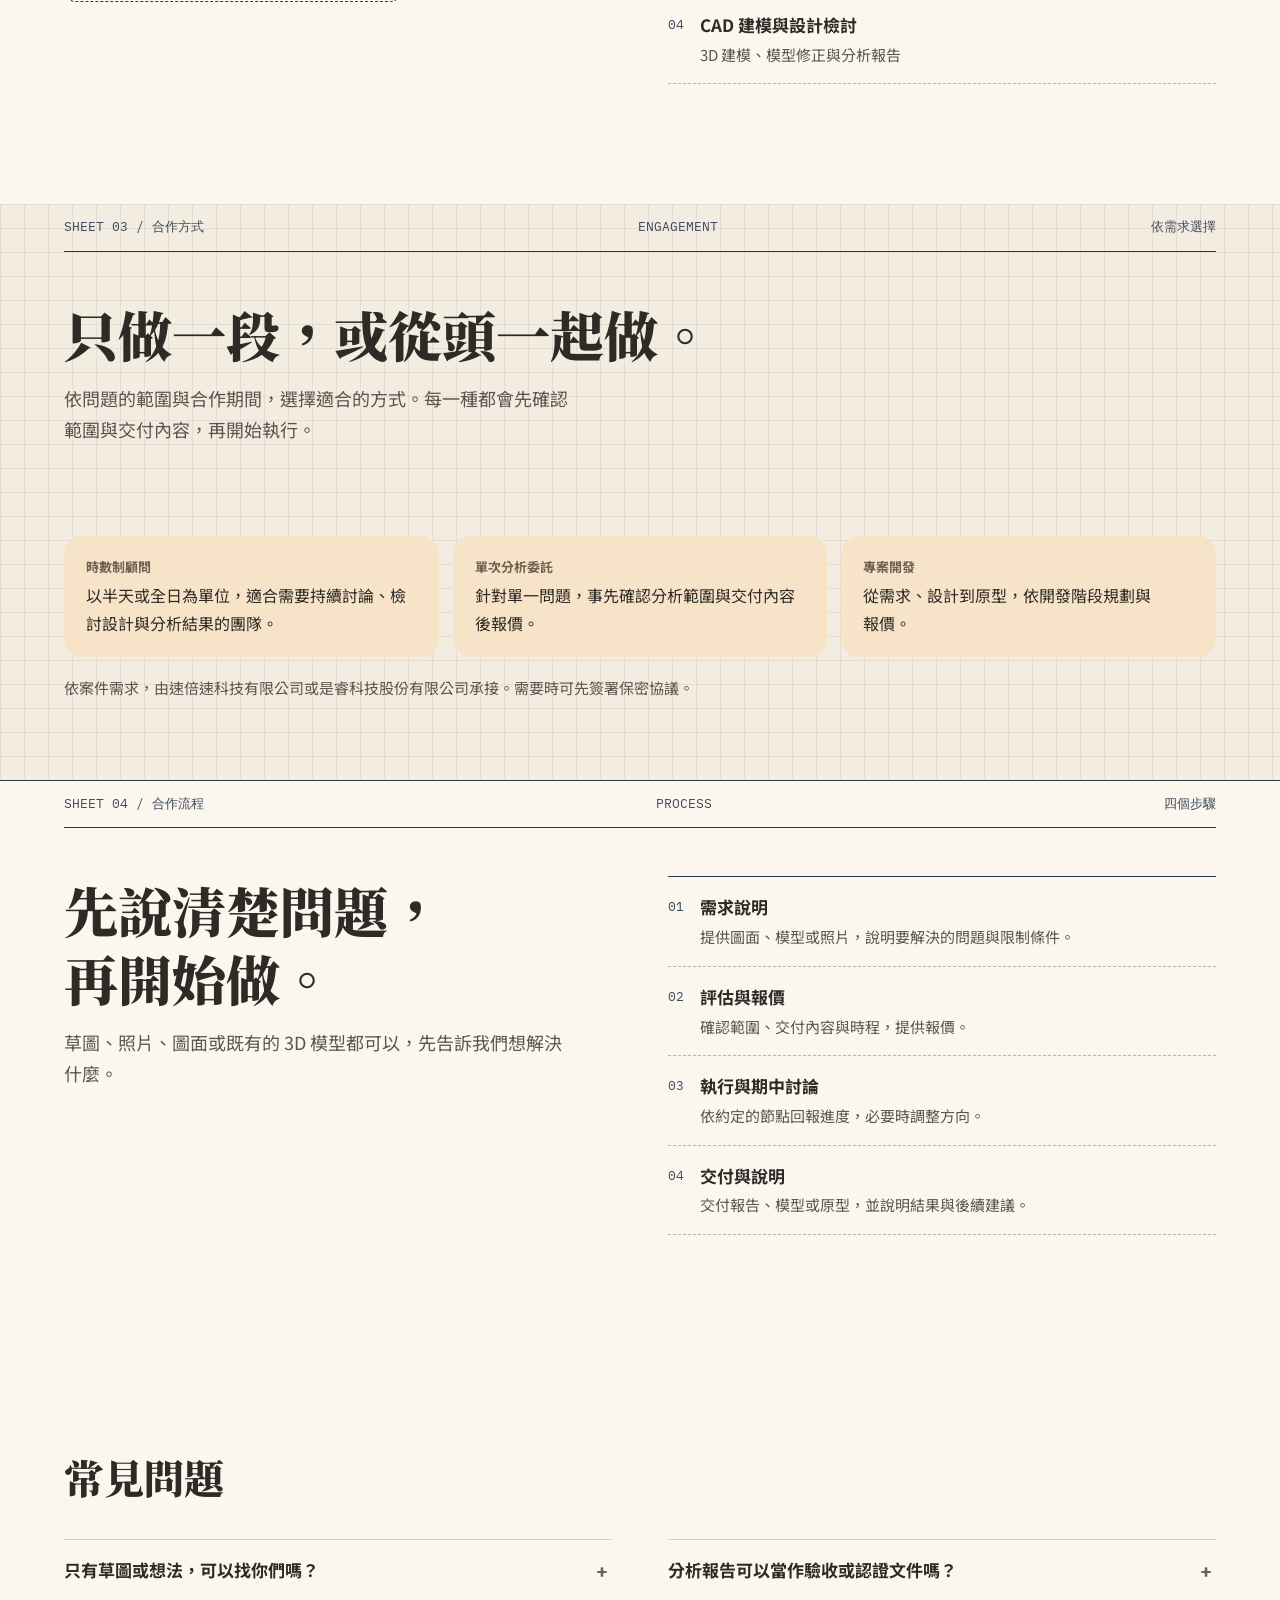
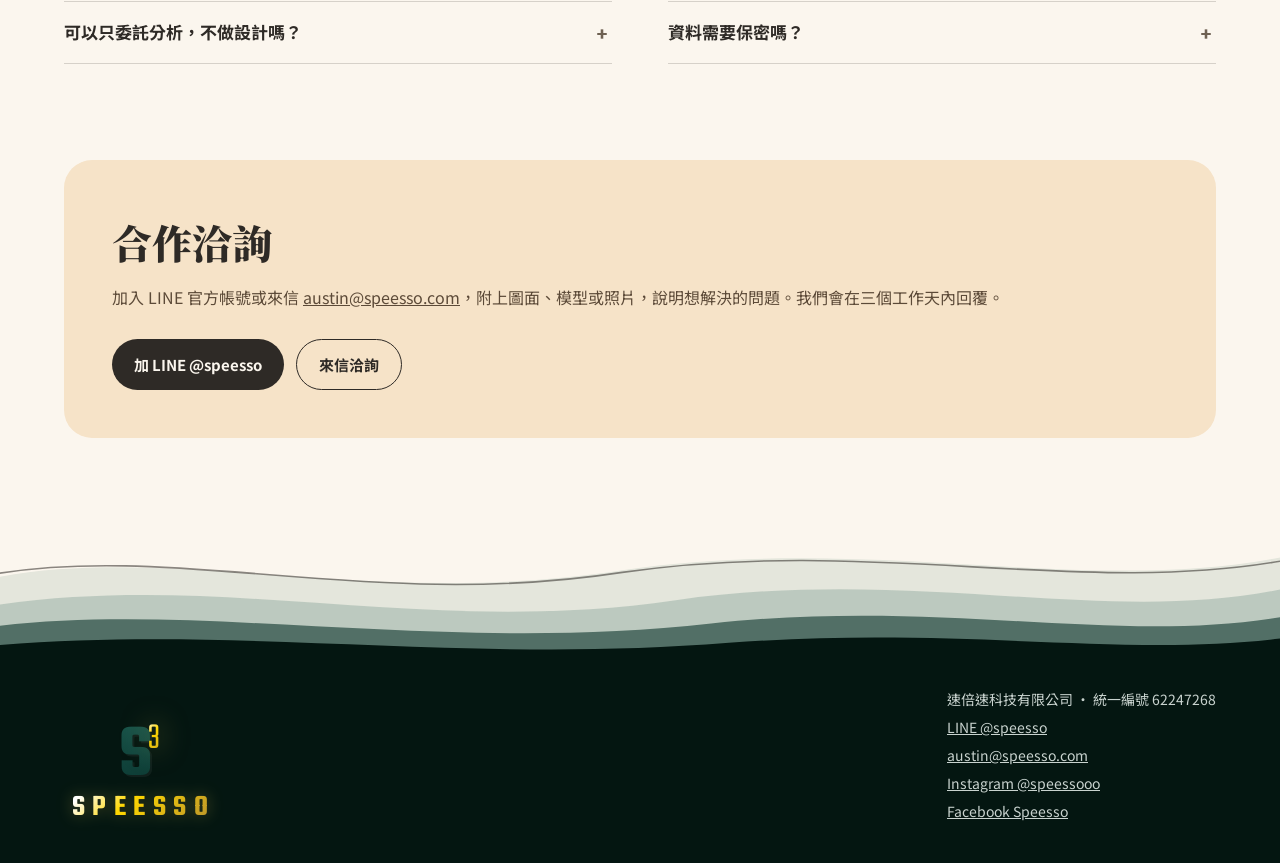
<file: services.html>
<!doctype html>
<html lang="zh-Hant">
<head>
<meta charset="utf-8">
<meta name="viewport" content="width=device-width, initial-scale=1">
<title>產品設計開發與 CAD／CAE 工程分析（FEA・CFD・熱分析）｜SPEESSO 速倍速科技</title>
<meta name="description" content="產品設計開發與 CAD／CAE 工程分析顧問：機構設計、電子與控制、原型驗證；SOLIDWORKS Simulation 結構分析（FEA）、振動與螺栓接合，Flow Simulation 流場分析（CFD）、壓損與混合均勻度，熱傳導與熱應力。可採時數制顧問或單次分析委託。">
<link rel="preconnect" href="https://fonts.googleapis.com">
<link rel="preconnect" href="https://fonts.gstatic.com" crossorigin>
<link href="https://fonts.googleapis.com/css2?family=Noto+Serif+TC:wght@500;900&family=Noto+Sans+TC:wght@400;700&family=DM+Serif+Display&family=IBM+Plex+Mono:wght@400;600&family=Teko:wght@300;600&display=swap" rel="stylesheet">
<link rel="stylesheet" href="assets/site.css">
<link rel="icon" type="image/svg+xml" href="favicon.svg">
<link rel="alternate" hreflang="zh-Hant" href="https://speesso.com/services.html">
<link rel="alternate" hreflang="en" href="https://speesso.com/en/services.html">
<link rel="alternate" hreflang="x-default" href="https://speesso.com/services.html">
<meta property="og:title" content="產品設計開發與 CAD／CAE 工程分析（FEA・CFD・熱分析）｜SPEESSO 速倍速科技">
<meta property="og:description" content="產品設計開發與 CAD／CAE 工程分析顧問：機構設計、電子與控制、原型驗證；SOLIDWORKS Simulation 結構分析（FEA）、振動與螺栓接合，Flow Simulation 流場分析（CFD）、壓損與混合均勻度，熱傳導與熱應力。可採時數制顧問或單次分析委託。">
<meta property="og:type" content="website">
<meta property="og:url" content="https://speesso.com/services.html">
<style>
  /* 服務項目頁：沿用 style.css 的 p-hero／sheet／titleblock／p-grid／specs／deal／faq／apply */
  .sv-acts { display: flex; flex-wrap: wrap; justify-content: center; gap: 12px; margin-top: 28px; }
  .sv-acts .btn { margin: 0; }
  .sv-jump { display: flex; flex-wrap: wrap; justify-content: center; gap: 8px 20px; margin: 22px 0 0; padding: 0; list-style: none; font-family: var(--mono); font-size: 13px; }
  .sv-jump a { display: inline-flex; align-items: center; min-height: 44px; color: var(--ink-2); }
  .p-sec { scroll-margin-top: 8px; }
  .lead + .lead { margin-top: 12px; }
  .sv-deal { margin-top: 28px; }
  .sv-note { margin: 18px 0 0; font-size: 15px; color: var(--ink-2); }
  .sv-tool { display: inline-block; margin-top: 18px; padding: 6px 12px; border: 1px dashed var(--line); border-radius: 12px; line-height: 1.6; font-family: var(--mono); font-size: 13px; color: var(--ink-2); }
</style>
<link rel="canonical" href="https://speesso.com/services.html">
<meta property="og:site_name" content="SPEESSO">
<meta property="og:locale" content="zh_TW">
<meta property="og:locale:alternate" content="en_US">
<meta property="og:image" content="https://speesso.com/assets/og/og-zh.png">
<meta property="og:image:width" content="1200">
<meta property="og:image:height" content="630">
<meta name="twitter:card" content="summary_large_image">
<script type="application/ld+json">{"@context":"https://schema.org","@graph":[{"@type":"Organization","@id":"https://speesso.com/#org","name":"速倍速科技有限公司","alternateName":["SPEESSO","Speesso"],"url":"https://speesso.com/","email":"austin@speesso.com","taxID":"62247268","address":{"@type":"PostalAddress","addressCountry":"TW"},"sameAs":["https://www.instagram.com/speessooo/","https://www.facebook.com/profile.php?id=61586292744102","https://line.me/R/ti/p/@speesso"],"knowsAbout":["產品設計開發","機構設計","電子控制","原型開發","CAD","CAE","FEA","CFD","熱分析","SOLIDWORKS Simulation","SOLIDWORKS Flow Simulation"]},{"@type":"WebPage","@id":"https://speesso.com/services.html#webpage","url":"https://speesso.com/services.html","name":"產品設計開發與 CAD／CAE 工程分析（FEA・CFD・熱分析）｜SPEESSO 速倍速科技","description":"產品設計開發與 CAD／CAE 工程分析顧問：機構設計、電子與控制、原型驗證；SOLIDWORKS Simulation 結構分析（FEA）、振動與螺栓接合，Flow Simulation 流場分析（CFD）、壓損與混合均勻度，熱傳導與熱應力。可採時數制顧問或單次分析委託。","inLanguage":"zh-Hant","isPartOf":{"@id":"https://speesso.com/#website"},"about":{"@id":"https://speesso.com/#org"}},{"@type":"BreadcrumbList","itemListElement":[{"@type":"ListItem","position":1,"name":"首頁","item":"https://speesso.com/"},{"@type":"ListItem","position":2,"name":"服務項目","item":"https://speesso.com/services.html"}]},{"@type":"Service","name":"產品設計開發","description":"機構設計、電子與控制、軟體與系統、原型與驗證","serviceType":"產品設計開發","provider":{"@id":"https://speesso.com/#org"},"areaServed":{"@type":"Country","name":"Taiwan"},"url":"https://speesso.com/services.html"},{"@type":"Service","name":"CAD／CAE 工程分析","description":"結構分析（FEA）、流場分析（CFD）、熱分析、CAD 建模與設計檢討","serviceType":"CAD／CAE 工程分析","provider":{"@id":"https://speesso.com/#org"},"areaServed":{"@type":"Country","name":"Taiwan"},"url":"https://speesso.com/services.html"},{"@type":"FAQPage","@id":"https://speesso.com/services.html#faq","mainEntity":[{"@type":"Question","name":"只有草圖或想法，可以找你們嗎？","acceptedAnswer":{"@type":"Answer","text":"可以。草圖、照片或文字說明都可以，我們會先和你確認需求，再評估範圍與報價。"}},{"@type":"Question","name":"可以只委託分析，不做設計嗎？","acceptedAnswer":{"@type":"Answer","text":"可以。也可以用你們既有的 3D 模型進行分析，或檢討你們團隊自己做的分析設定與結果。"}},{"@type":"Question","name":"分析報告可以當作驗收或認證文件嗎？","acceptedAnswer":{"@type":"Answer","text":"分析報告是設計判斷與改善的依據，不作為第三方驗收或認證文件。"}},{"@type":"Question","name":"資料需要保密嗎？","acceptedAnswer":{"@type":"Answer","text":"需要時可以在提供資料前先簽署保密協議。"}}]}]}</script>
</head>
<body>

<header>
  <nav class="wrap nav" aria-label="主選單">
    <a class="logo" href="index.html">SPEESSO</a>
    <div class="nav-links">
      <a class="nav-hide-sm" href="index.html#story">我們的產品</a>
      <a class="nav-hide-sm" href="services.html" aria-current="page">服務項目</a>
      <a class="nav-hide-sm" href="partners.html">合作試行</a>
      <a class="nav-hide-sm" href="flownest.html">FlowNest</a>
      <a class="lang" href="en/services.html" lang="en" hreflang="en">EN</a>
      <a class="btn btn-ink" href="#apply">聯絡我們</a>
    </div>
  </nav>
</header>

<main>

  <section class="wrap p-hero">
    <p class="eyebrow">SERVICES · 服務項目</p>
    <h1><span class="ph">從想法、設計、分析，</span><span class="ph">到能測試的實體。</span></h1>
    <p class="sub"><span class="ph">我們開發自己的產品，也把同一套能力提供給企業：</span><span class="ph">機構與電子設計、原型驗證，以及 CAD／CAE 工程分析。</span><span class="ph">可以只委託其中一段，也可以從頭一起做。</span></p>
    <div class="sv-acts">
      <a class="btn btn-ink" href="#apply">洽詢合作</a>
      <a class="btn btn-line" href="#how">看合作方式</a>
    </div>
    <ul class="sv-jump">
      <li><a href="#dev">01 產品設計開發</a></li>
      <li><a href="#cae">02 CAD／CAE 工程分析</a></li>
      <li><a href="#how">03 合作方式</a></li>
      <li><a href="#flow">04 合作流程</a></li>
    </ul>
  </section>

  <!-- 產品設計開發 -->
  <section class="sheet p-sec" id="dev">
    <div class="wrap">
      <div class="titleblock"><span>SHEET 01 / 產品設計開發</span><span>DEVELOPMENT</span><span>機構 · 電子 · 軟體 · 原型</span></div>
      <div class="p-grid">
        <div class="p-main">
          <h2><span class="ph">畫圖、打樣、測試。</span><span class="ph">然後再改一次。</span></h2>
          <p class="lead">從機構、電路到軟體，我們自己設計、整合，也自己到現場驗證。智慧取餐櫃與守望相助 SOS 系統，都是用同一套流程開發出來的。</p>
          <p class="lead">除了自己的產品，我們也協助企業把想法變成能夠測試的實體。</p>
        </div>
        <div class="p-side">
          <ol class="specs">
            <li><span class="n">01</span><div><b>機構設計</b><p>產品結構、零件設計、鈑金與組裝</p></div></li>
            <li><span class="n">02</span><div><b>電子與控制</b><p>電路設計、PCB、韌體與控制整合</p></div></li>
            <li><span class="n">03</span><div><b>軟體與系統</b><p>系統介面、雲端與軟硬體連接</p></div></li>
            <li><span class="n">04</span><div><b>原型與驗證</b><p>打樣、功能測試、製造可行性評估</p></div></li>
          </ol>
        </div>
      </div>
    </div>
  </section>

  <!-- 工程分析 -->
  <section class="p-sec" id="cae">
    <div class="wrap">
      <div class="titleblock"><span>SHEET 02 / CAD／CAE 工程分析</span><span>SIMULATION</span><span>FEA · CFD · THERMAL</span></div>
      <div class="p-grid">
        <div class="p-main">
          <h2><span class="ph">先算過，</span><span class="ph">再打樣。</span></h2>
          <p class="lead">在開模、打樣或施工之前，用 3D 模型與模擬分析確認強度、振動、流場與溫度，把問題留在電腦裡解決。</p>
          <p class="lead">也以顧問形式協助企業的設計團隊檢討模型、設定與分析結果。</p>
          <span class="sv-tool">SOLIDWORKS Simulation · Flow Simulation</span>
        </div>
        <div class="p-side">
          <ol class="specs">
            <li><span class="n">01</span><div><b>結構分析（FEA）</b><p>強度、變形、振動頻率與螺栓接合</p></div></li>
            <li><span class="n">02</span><div><b>流場分析（CFD）</b><p>壓損、流速分布、混合均勻度與導流設計</p></div></li>
            <li><span class="n">03</span><div><b>熱分析</b><p>熱傳導與熱應力</p></div></li>
            <li><span class="n">04</span><div><b>CAD 建模與設計檢討</b><p>3D 建模、模型修正與分析報告</p></div></li>
          </ol>
        </div>
      </div>
    </div>
  </section>

  <!-- 合作方式 -->
  <section class="sheet p-sec" id="how">
    <div class="wrap">
      <div class="titleblock"><span>SHEET 03 / 合作方式</span><span>ENGAGEMENT</span><span>依需求選擇</span></div>
      <div class="p-grid">
        <div class="p-main">
          <h2><span class="ph">只做一段，</span><span class="ph">或從頭一起做。</span></h2>
          <p class="lead">依問題的範圍與合作期間，選擇適合的方式。每一種都會先確認範圍與交付內容，再開始執行。</p>
        </div>
      </div>
      <div class="deal deal-lg sv-deal">
        <div><b>時數制顧問</b><p>以半天或全日為單位，適合需要持續討論、檢討設計與分析結果的團隊。</p></div>
        <div><b>單次分析委託</b><p>針對單一問題，事先確認分析範圍與交付內容後報價。</p></div>
        <div><b>專案開發</b><p>從需求、設計到原型，依開發階段規劃與報價。</p></div>
      </div>
      <p class="sv-note">依案件需求，由速倍速科技有限公司或是睿科技股份有限公司承接。需要時可先簽署保密協議。</p>
    </div>
  </section>

  <!-- 合作流程 -->
  <section class="p-sec" id="flow">
    <div class="wrap">
      <div class="titleblock"><span>SHEET 04 / 合作流程</span><span>PROCESS</span><span>四個步驟</span></div>
      <div class="p-grid">
        <div class="p-main">
          <h2><span class="ph">先說清楚問題，</span><span class="ph">再開始做。</span></h2>
          <p class="lead">草圖、照片、圖面或既有的 3D 模型都可以，先告訴我們想解決什麼。</p>
        </div>
        <div class="p-side">
          <ol class="specs">
            <li><span class="n">01</span><div><b>需求說明</b><p>提供圖面、模型或照片，說明要解決的問題與限制條件。</p></div></li>
            <li><span class="n">02</span><div><b>評估與報價</b><p>確認範圍、交付內容與時程，提供報價。</p></div></li>
            <li><span class="n">03</span><div><b>執行與期中討論</b><p>依約定的節點回報進度，必要時調整方向。</p></div></li>
            <li><span class="n">04</span><div><b>交付與說明</b><p>交付報告、模型或原型，並說明結果與後續建議。</p></div></li>
          </ol>
        </div>
      </div>
    </div>
  </section>

  <!-- 常見問題 -->
  <section class="wrap faq">
    <h2>常見問題</h2>
    <div class="faq-grid">
      <div>
        <details><summary>只有草圖或想法，可以找你們嗎？</summary><p>可以。草圖、照片或文字說明都可以，我們會先和你確認需求，再評估範圍與報價。</p></details>
        <details><summary>可以只委託分析，不做設計嗎？</summary><p>可以。也可以用你們既有的 3D 模型進行分析，或檢討你們團隊自己做的分析設定與結果。</p></details>
      </div>
      <div>
        <details><summary>分析報告可以當作驗收或認證文件嗎？</summary><p>分析報告是設計判斷與改善的依據，不作為第三方驗收或認證文件。</p></details>
        <details><summary>資料需要保密嗎？</summary><p>需要時可以在提供資料前先簽署保密協議。</p></details>
      </div>
    </div>
  </section>

  <!-- 洽詢 -->
  <section class="wrap apply" id="apply">
    <div class="apply-card">
      <div class="apply-head">
        <h2>合作洽詢</h2>
        <p>加入 LINE 官方帳號或來信 <a href="mailto:austin@speesso.com">austin@speesso.com</a>，附上圖面、模型或照片，說明想解決的問題。我們會在三個工作天內回覆。</p>
      </div>
      <div class="sv-acts" style="justify-content:flex-start;margin-top:0">
        <a class="btn btn-ink" href="https://line.me/R/ti/p/@speesso">加 LINE @speesso</a>
        <a class="btn btn-line" href="mailto:austin@speesso.com">來信洽詢</a>
      </div>
    </div>
  </section>

</main>

<svg class="foot-wave" viewBox="0 0 1440 120" preserveAspectRatio="none" aria-hidden="true">
  <path class="w1" d="M0 40 C200 10 420 70 700 34 C980 0 1220 58 1440 22 V120 H0 Z"/>
  <path class="edge" d="M-10 38 C200 8 420 72 700 36 C980 2 1220 60 1450 24"/>
  <path class="w2" d="M0 66 C260 36 480 96 760 62 C1030 30 1240 86 1440 52 V120 H0 Z"/>
  <path class="w3" d="M0 86 C230 64 500 112 800 84 C1060 60 1250 104 1440 78 V120 H0 Z"/>
  <path class="front" d="M0 104 C280 86 520 122 820 102 C1080 86 1260 116 1440 98 V120 H0 Z"/>
</svg>
<footer class="footer">
  <div class="wrap">
    <a class="lockup" href="index.html" aria-label="SPEESSO 首頁">
      <span class="s3" aria-hidden="true"><span class="s-part">S</span><span class="sup-3">3</span></span>
      <span class="brand-text">SPEESSO</span>
    </a>
    <div class="info">
      <span>速倍速科技有限公司 · 統一編號 62247268</span>
      <a href="https://line.me/R/ti/p/@speesso">LINE @speesso</a>
      <a href="mailto:austin@speesso.com">austin@speesso.com</a>
      <a href="https://www.instagram.com/speessooo/">Instagram @speessooo</a>
      <a href="https://www.facebook.com/profile.php?id=61586292744102">Facebook Speesso</a>
    </div>
  </div>
</footer>

</body>
</html>
</file>
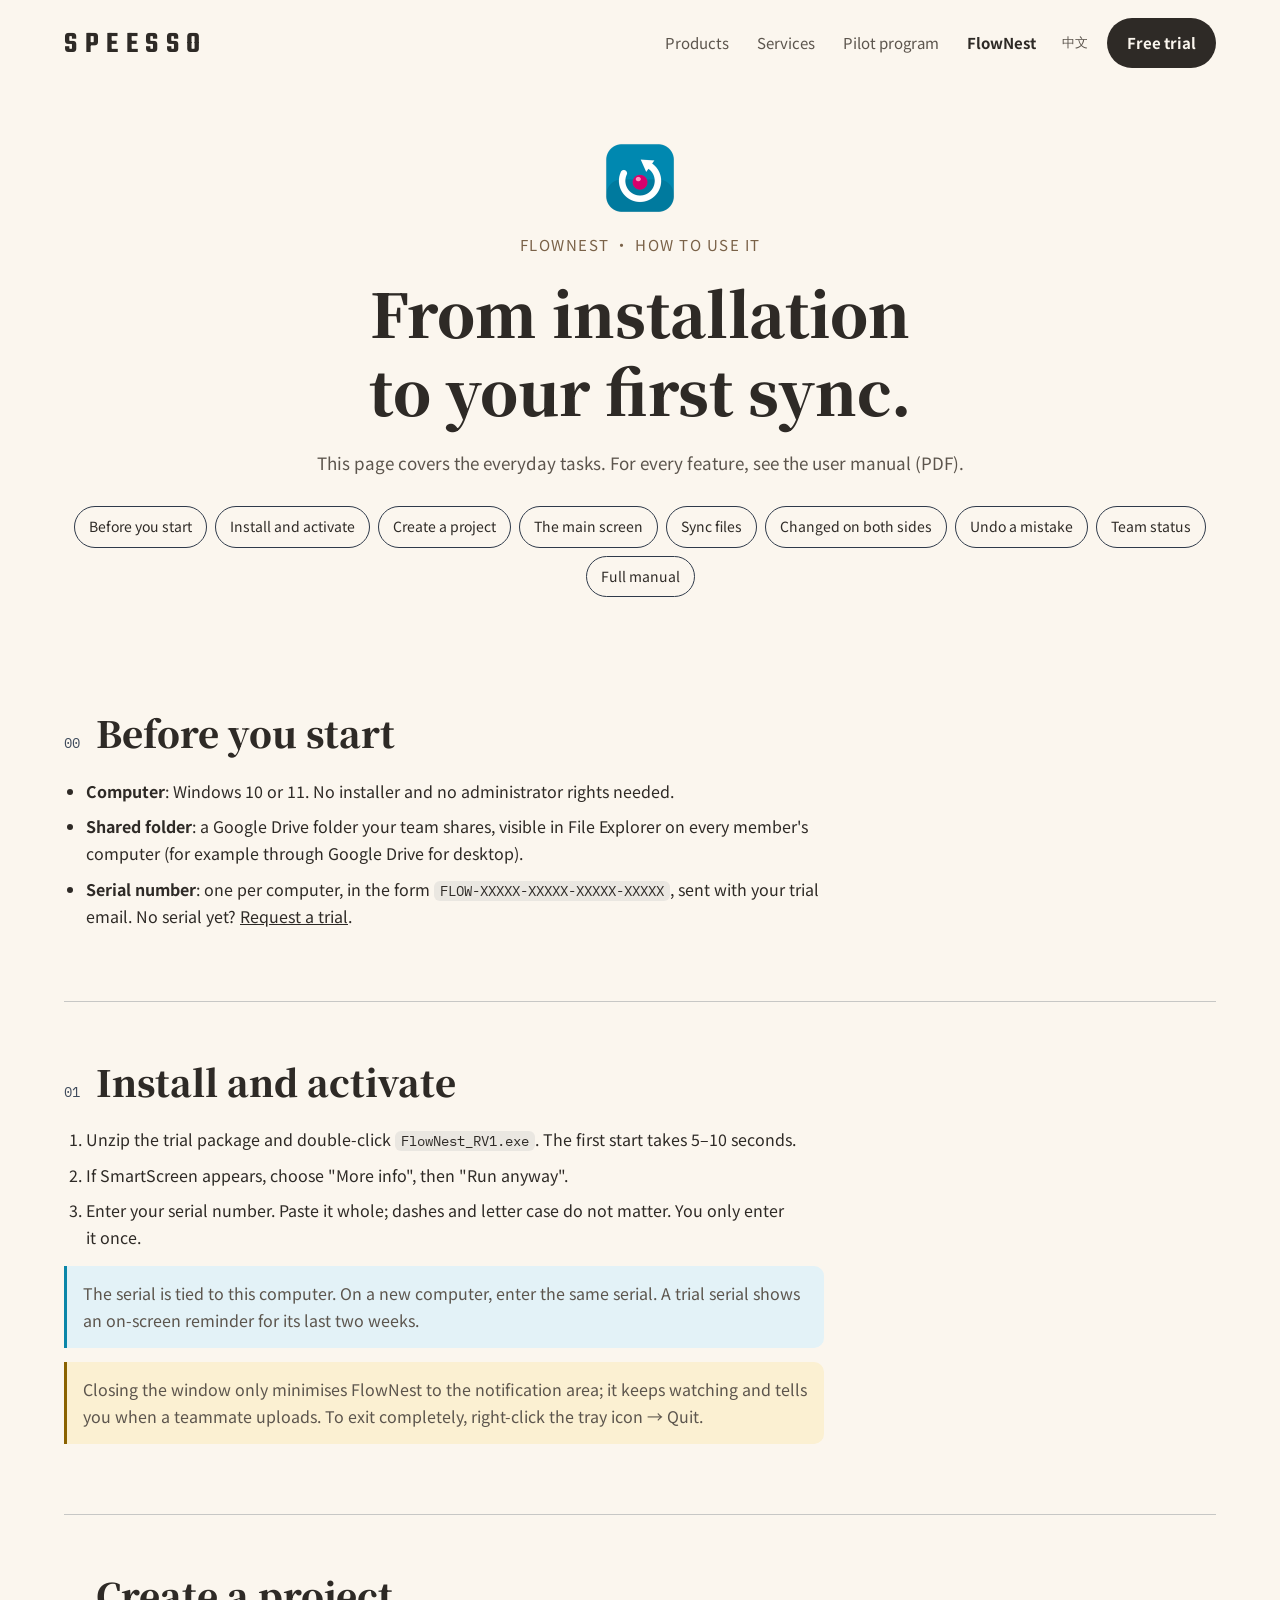
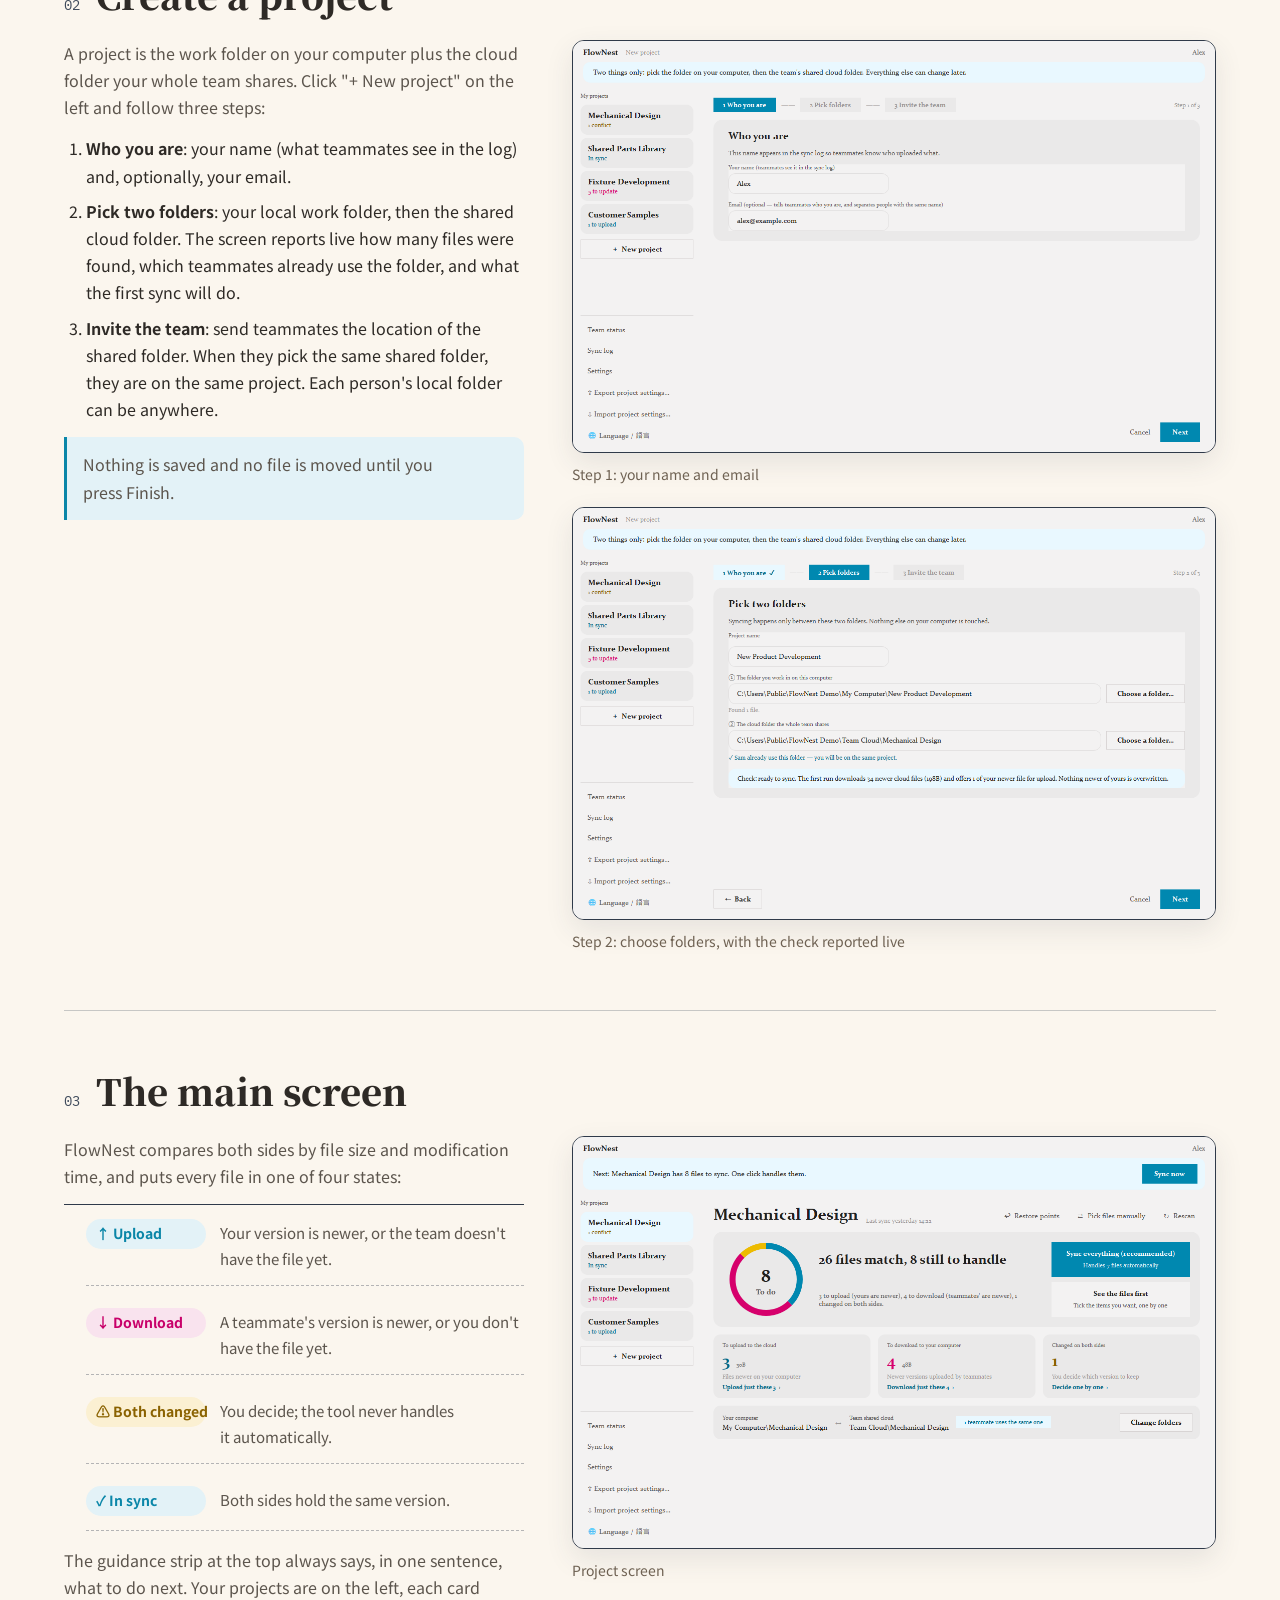
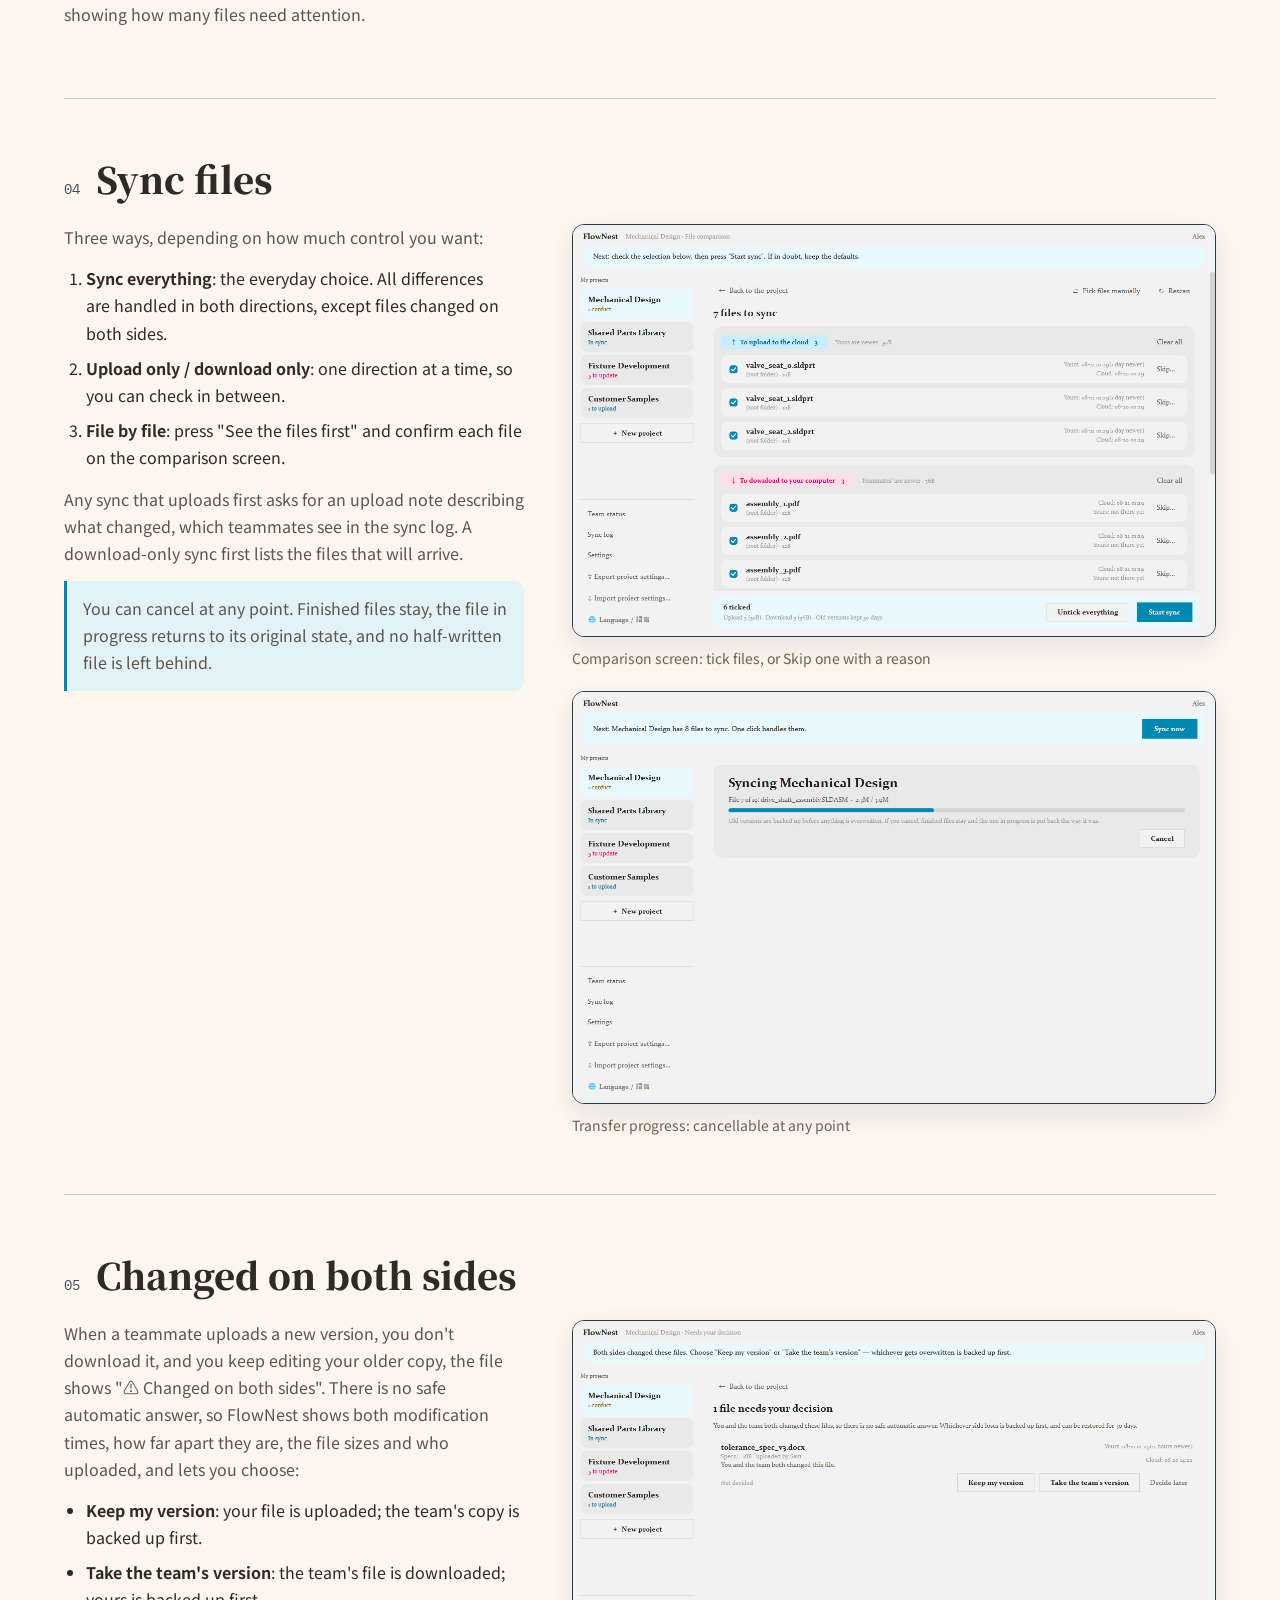
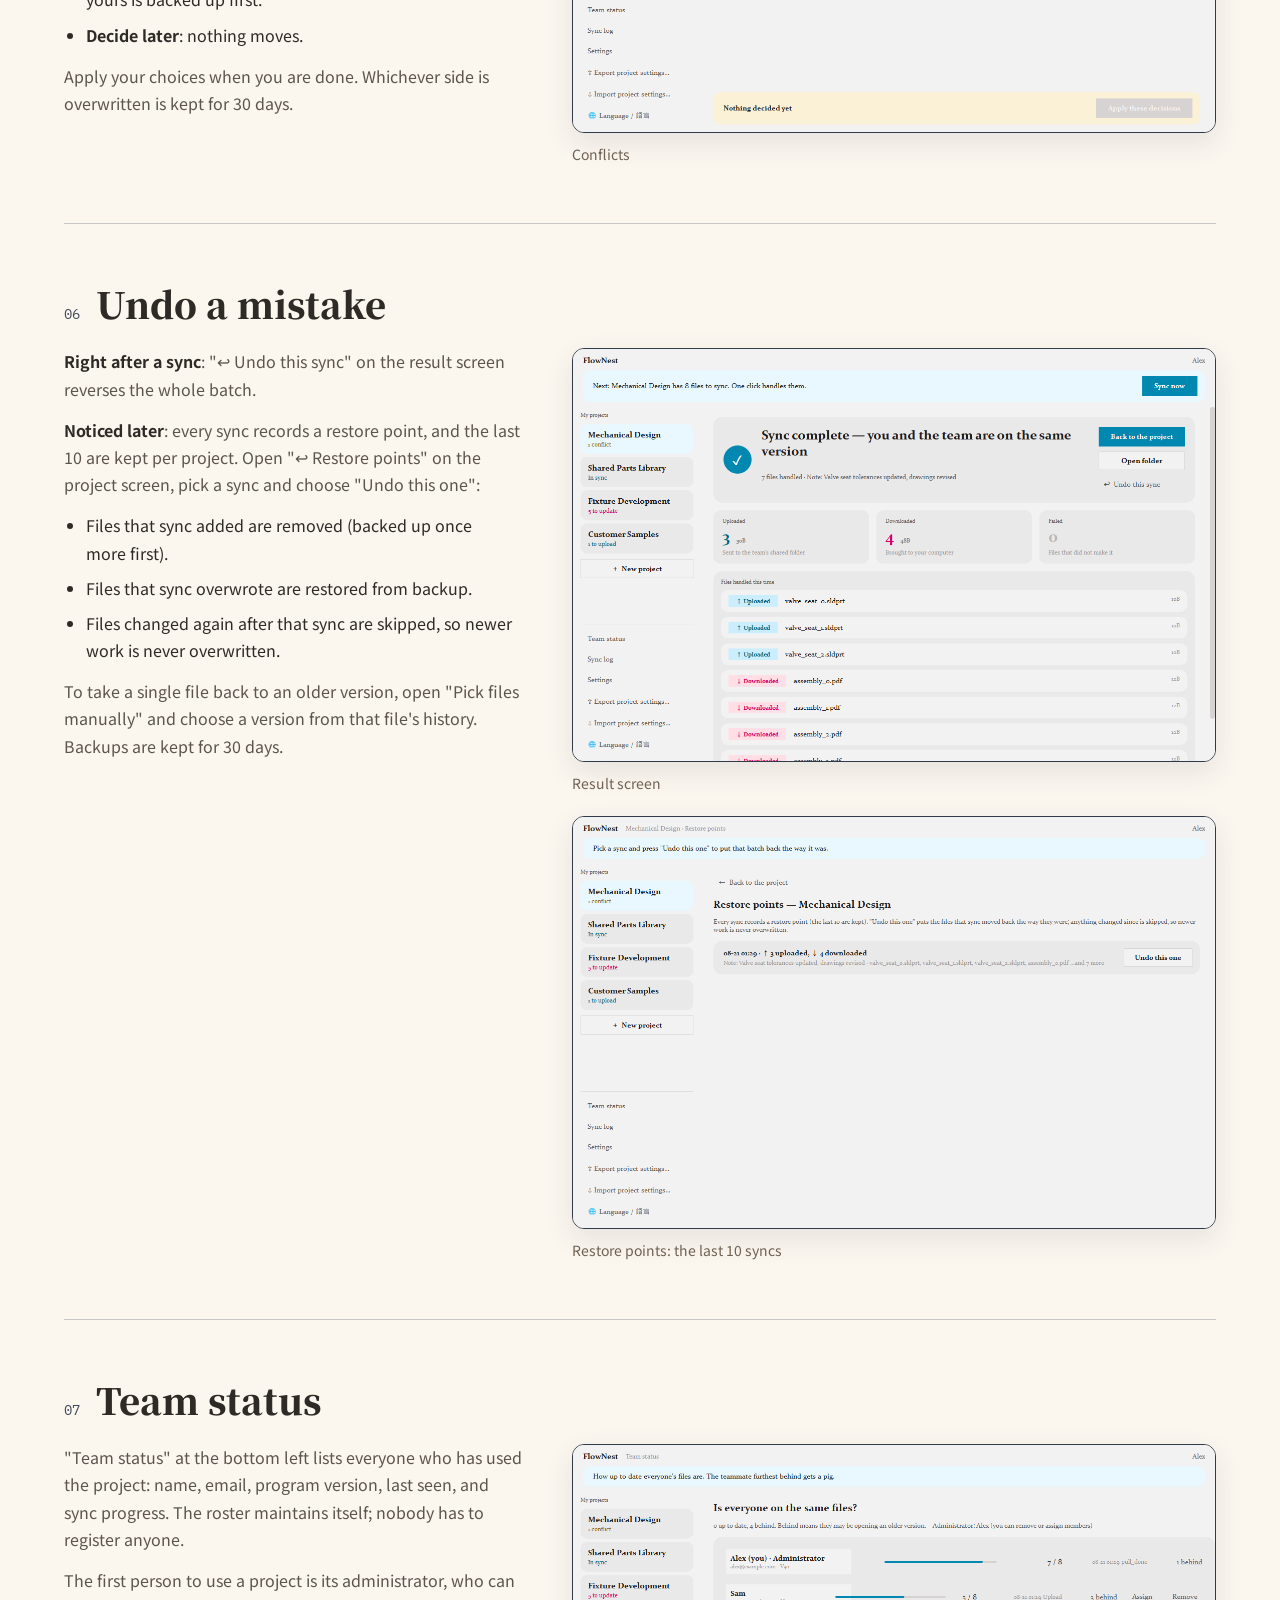
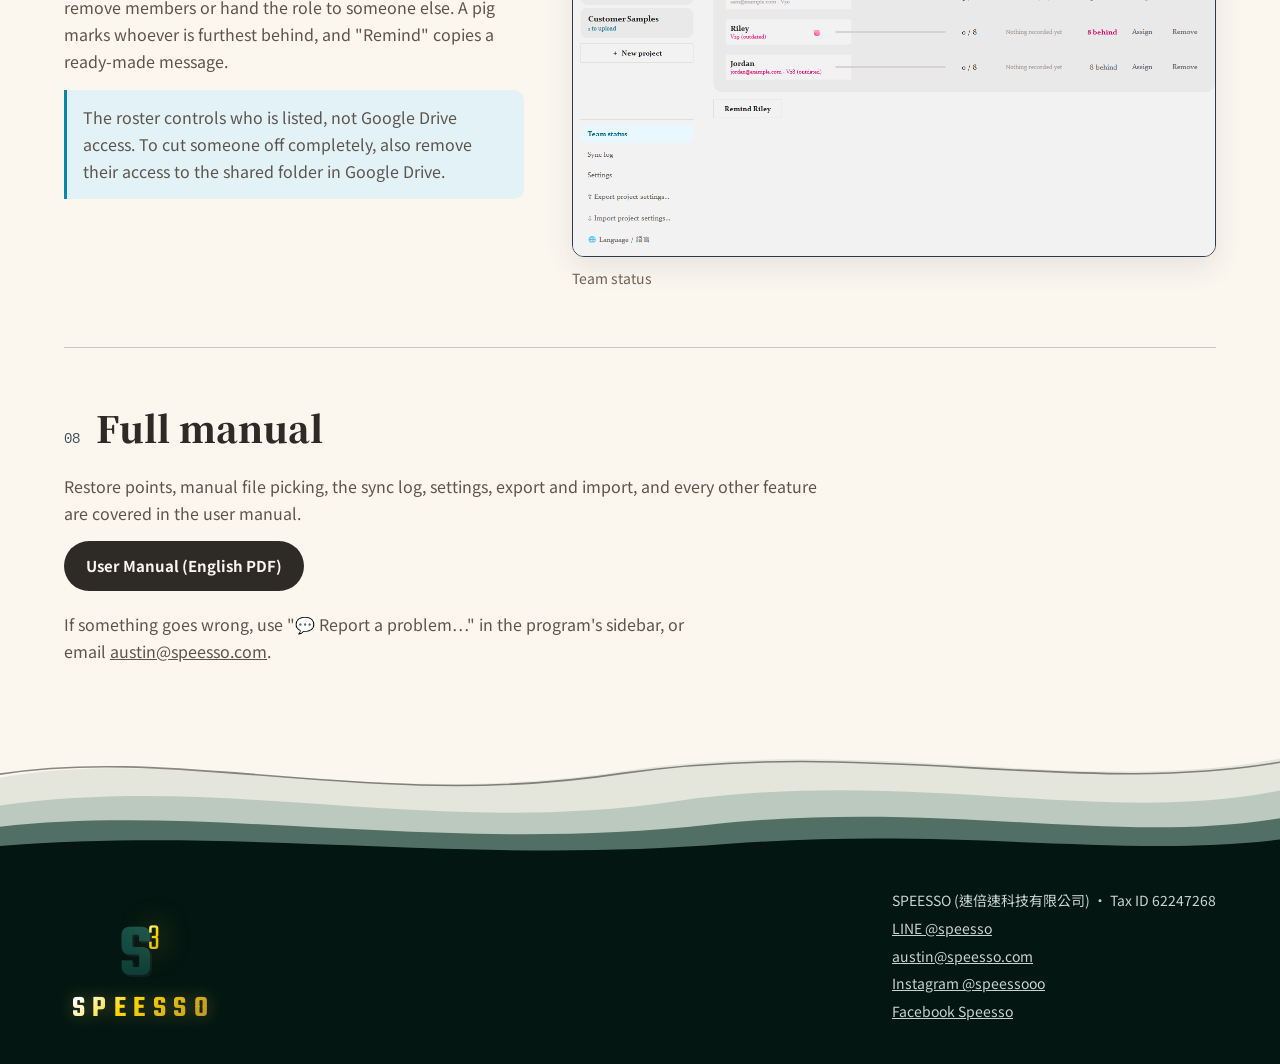
<file: en/flownest-guide.html>
<!doctype html>
<html lang="en">
<head>
<meta charset="utf-8">
<meta name="viewport" content="width=device-width, initial-scale=1">
<title>How to Use FlowNest: Install, Sync and Undo | SPEESSO</title>
<meta name="description" content="FlowNest quick start: install and activate, create a project, sync files, handle conflicts, and undo a sync.">
<link rel="preconnect" href="https://fonts.googleapis.com">
<link rel="preconnect" href="https://fonts.gstatic.com" crossorigin>
<link href="https://fonts.googleapis.com/css2?family=Noto+Serif+TC:wght@500;900&family=Noto+Sans+TC:wght@400;700&family=DM+Serif+Display&family=IBM+Plex+Mono:wght@400;600&family=Teko:wght@300;600&display=swap" rel="stylesheet">
<link rel="stylesheet" href="../assets/site.css">
<link rel="icon" type="image/svg+xml" href="../favicon.svg">
<link rel="alternate" hreflang="zh-Hant" href="https://speesso.com/flownest-guide.html">
<link rel="alternate" hreflang="en" href="https://speesso.com/en/flownest-guide.html">
<link rel="alternate" hreflang="x-default" href="https://speesso.com/flownest-guide.html">
<meta property="og:title" content="How to Use FlowNest: Install, Sync and Undo | SPEESSO">
<meta property="og:description" content="FlowNest quick start: install and activate, create a project, sync files, handle conflicts, and undo a sync.">
<meta property="og:type" content="website">
<meta property="og:url" content="https://speesso.com/en/flownest-guide.html">
<link rel="stylesheet" href="../assets/flownest.css">
<link rel="canonical" href="https://speesso.com/en/flownest-guide.html">
<meta property="og:site_name" content="SPEESSO">
<meta property="og:locale" content="en_US">
<meta property="og:locale:alternate" content="zh_TW">
<meta property="og:image" content="https://speesso.com/assets/og/og-en.png">
<meta property="og:image:width" content="1200">
<meta property="og:image:height" content="630">
<meta name="twitter:card" content="summary_large_image">
<script type="application/ld+json">{"@context":"https://schema.org","@graph":[{"@type":"Organization","@id":"https://speesso.com/#org","name":"速倍速科技有限公司","alternateName":["SPEESSO","Speesso"],"url":"https://speesso.com/","email":"austin@speesso.com","taxID":"62247268","address":{"@type":"PostalAddress","addressCountry":"TW"},"sameAs":["https://www.instagram.com/speessooo/","https://www.facebook.com/profile.php?id=61586292744102","https://line.me/R/ti/p/@speesso"],"knowsAbout":["產品設計開發","機構設計","電子控制","原型開發","CAD","CAE","FEA","CFD","熱分析","SOLIDWORKS Simulation","SOLIDWORKS Flow Simulation"]},{"@type":"WebPage","@id":"https://speesso.com/en/flownest-guide.html#webpage","url":"https://speesso.com/en/flownest-guide.html","name":"How to Use FlowNest: Install, Sync and Undo | SPEESSO","description":"FlowNest quick start: install and activate, create a project, sync files, handle conflicts, and undo a sync.","inLanguage":"en","isPartOf":{"@id":"https://speesso.com/#website"},"about":{"@id":"https://speesso.com/#org"}},{"@type":"BreadcrumbList","itemListElement":[{"@type":"ListItem","position":1,"name":"Home","item":"https://speesso.com/en/"},{"@type":"ListItem","position":2,"name":"FlowNest","item":"https://speesso.com/en/flownest.html"},{"@type":"ListItem","position":3,"name":"How to use FlowNest","item":"https://speesso.com/en/flownest-guide.html"}]}]}</script>
</head>
<body>

<header>
  <nav class="wrap nav" aria-label="Main menu">
    <a class="logo" href="index.html">SPEESSO</a>
    <div class="nav-links">
      <a class="nav-hide-sm" href="index.html#story">Products</a>
      <a class="nav-hide-sm" href="services.html">Services</a>
      <a class="nav-hide-sm" href="partners.html">Pilot program</a>
      <a class="nav-hide-sm" href="flownest.html" aria-current="page">FlowNest</a>
      <a class="lang" href="../flownest-guide.html" lang="zh-Hant" hreflang="zh-Hant">中文</a>
      <a class="btn btn-ink" href="flownest.html#trial">Free trial</a>
    </div>
  </nav>
</header>

<main>

  <section class="wrap p-hero fn-hero">
    <img class="fn-icon" src="../assets/flownest/icon.png" alt="" width="72" height="72">
    <p class="eyebrow">FLOWNEST · HOW TO USE IT</p>
    <h1><span class="ph">From installation</span> <span class="ph">to your first sync.</span></h1>
    <p class="sub">This page covers the everyday tasks. For every feature, see the user manual (PDF).</p>
    <ul class="g-toc">
      <li><a href="#prepare">Before you start</a></li>
      <li><a href="#install">Install and activate</a></li>
      <li><a href="#project">Create a project</a></li>
      <li><a href="#home">The main screen</a></li>
      <li><a href="#sync">Sync files</a></li>
      <li><a href="#conflict">Changed on both sides</a></li>
      <li><a href="#undo">Undo a mistake</a></li>
      <li><a href="#team">Team status</a></li>
      <li><a href="#manual">Full manual</a></li>
    </ul>
  </section>

  <div class="wrap">

    <section class="g-sec" id="prepare">
      <div class="g-head"><span class="n">00</span><h2>Before you start</h2></div>
      <div class="g-body solo">
        <div class="g-text">
          <ul>
            <li><b>Computer</b>: Windows 10 or 11. No installer and no administrator rights needed.</li>
            <li><b>Shared folder</b>: a Google Drive folder your team shares, visible in File Explorer on every member's computer (for example through Google Drive for desktop).</li>
            <li><b>Serial number</b>: one per computer, in the form <code class="k">FLOW-XXXXX-XXXXX-XXXXX-XXXXX</code>, sent with your trial email. No serial yet? <a href="flownest.html#trial">Request a trial</a>.</li>
          </ul>
        </div>
      </div>
    </section>

    <section class="g-sec" id="install">
      <div class="g-head"><span class="n">01</span><h2>Install and activate</h2></div>
      <div class="g-body solo">
        <div class="g-text">
          <ol>
            <li>Unzip the trial package and double-click <code class="k">FlowNest_RV1.exe</code>. The first start takes 5–10 seconds.</li>
            <li>If SmartScreen appears, choose "More info", then "Run anyway".</li>
            <li>Enter your serial number. Paste it whole; dashes and letter case do not matter. You only enter it once.</li>
          </ol>
          <p class="g-note">The serial is tied to this computer. On a new computer, enter the same serial. A trial serial shows an on-screen reminder for its last two weeks.</p>
          <p class="g-note warn">Closing the window only minimises FlowNest to the notification area; it keeps watching and tells you when a teammate uploads. To exit completely, right-click the tray icon → Quit.</p>
        </div>
      </div>
    </section>

    <section class="g-sec" id="project">
      <div class="g-head"><span class="n">02</span><h2>Create a project</h2></div>
      <div class="g-body">
        <div class="g-text">
          <p>A project is the work folder on your computer plus the cloud folder your whole team shares. Click "+ New project" on the left and follow three steps:</p>
          <ol>
            <li><b>Who you are</b>: your name (what teammates see in the log) and, optionally, your email.</li>
            <li><b>Pick two folders</b>: your local work folder, then the shared cloud folder. The screen reports live how many files were found, which teammates already use the folder, and what the first sync will do.</li>
            <li><b>Invite the team</b>: send teammates the location of the shared folder. When they pick the same shared folder, they are on the same project. Each person's local folder can be anywhere.</li>
          </ol>
          <p class="g-note">Nothing is saved and no file is moved until you press Finish.</p>
        </div>
        <div class="g-shots">
          <figure class="shot"><img src="../assets/flownest/en/wizard1.png" alt="New project, step 1: name and email" width="1280" height="820" loading="lazy"><figcaption>Step 1: your name and email</figcaption></figure>
          <figure class="shot"><img src="../assets/flownest/en/wizard2.png" alt="New project, step 2: choose the local and shared folders" width="1280" height="820" loading="lazy"><figcaption>Step 2: choose folders, with the check reported live</figcaption></figure>
        </div>
      </div>
    </section>

    <section class="g-sec" id="home">
      <div class="g-head"><span class="n">03</span><h2>The main screen</h2></div>
      <div class="g-body">
        <div class="g-text">
          <p>FlowNest compares both sides by file size and modification time, and puts every file in one of four states:</p>
          <ul class="states">
            <li><span class="chip-s s-up">↑ Upload</span><p>Your version is newer, or the team doesn't have the file yet.</p></li>
            <li><span class="chip-s s-down">↓ Download</span><p>A teammate's version is newer, or you don't have the file yet.</p></li>
            <li><span class="chip-s s-both">⚠ Both changed</span><p>You decide; the tool never handles it automatically.</p></li>
            <li><span class="chip-s s-ok">✓ In sync</span><p>Both sides hold the same version.</p></li>
          </ul>
          <p style="margin-top:16px">The guidance strip at the top always says, in one sentence, what to do next. Your projects are on the left, each card showing how many files need attention.</p>
        </div>
        <div class="g-shots">
          <figure class="shot"><img src="../assets/flownest/en/project.png" alt="Project screen: guidance strip, project cards, ring and three state cards" width="1280" height="820" loading="lazy"><figcaption>Project screen</figcaption></figure>
        </div>
      </div>
    </section>

    <section class="g-sec" id="sync">
      <div class="g-head"><span class="n">04</span><h2>Sync files</h2></div>
      <div class="g-body">
        <div class="g-text">
          <p>Three ways, depending on how much control you want:</p>
          <ol>
            <li><b>Sync everything</b>: the everyday choice. All differences are handled in both directions, except files changed on both sides.</li>
            <li><b>Upload only / download only</b>: one direction at a time, so you can check in between.</li>
            <li><b>File by file</b>: press "See the files first" and confirm each file on the comparison screen.</li>
          </ol>
          <p>Any sync that uploads first asks for an upload note describing what changed, which teammates see in the sync log. A download-only sync first lists the files that will arrive.</p>
          <p class="g-note">You can cancel at any point. Finished files stay, the file in progress returns to its original state, and no half-written file is left behind.</p>
        </div>
        <div class="g-shots">
          <figure class="shot"><img src="../assets/flownest/en/compare.png" alt="Comparison screen: grouped list with both timestamps per row" width="1280" height="820" loading="lazy"><figcaption>Comparison screen: tick files, or Skip one with a reason</figcaption></figure>
          <figure class="shot"><img src="../assets/flownest/en/transfer.png" alt="Transfer progress screen" width="1280" height="820" loading="lazy"><figcaption>Transfer progress: cancellable at any point</figcaption></figure>
        </div>
      </div>
    </section>

    <section class="g-sec" id="conflict">
      <div class="g-head"><span class="n">05</span><h2>Changed on both sides</h2></div>
      <div class="g-body">
        <div class="g-text">
          <p>When a teammate uploads a new version, you don't download it, and you keep editing your older copy, the file shows "⚠ Changed on both sides". There is no safe automatic answer, so FlowNest shows both modification times, how far apart they are, the file sizes and who uploaded, and lets you choose:</p>
          <ul>
            <li><b>Keep my version</b>: your file is uploaded; the team's copy is backed up first.</li>
            <li><b>Take the team's version</b>: the team's file is downloaded; yours is backed up first.</li>
            <li><b>Decide later</b>: nothing moves.</li>
          </ul>
          <p>Apply your choices when you are done. Whichever side is overwritten is kept for 30 days.</p>
        </div>
        <div class="g-shots">
          <figure class="shot"><img src="../assets/flownest/en/conflict.png" alt="Conflict screen: both timestamps and three choices" width="1280" height="820" loading="lazy"><figcaption>Conflicts</figcaption></figure>
        </div>
      </div>
    </section>

    <section class="g-sec" id="undo">
      <div class="g-head"><span class="n">06</span><h2>Undo a mistake</h2></div>
      <div class="g-body">
        <div class="g-text">
          <p><b>Right after a sync</b>: "↩ Undo this sync" on the result screen reverses the whole batch.</p>
          <p><b>Noticed later</b>: every sync records a restore point, and the last 10 are kept per project. Open "↩ Restore points" on the project screen, pick a sync and choose "Undo this one":</p>
          <ul>
            <li>Files that sync added are removed (backed up once more first).</li>
            <li>Files that sync overwrote are restored from backup.</li>
            <li>Files changed again after that sync are skipped, so newer work is never overwritten.</li>
          </ul>
          <p>To take a single file back to an older version, open "Pick files manually" and choose a version from that file's history. Backups are kept for 30 days.</p>
        </div>
        <div class="g-shots">
          <figure class="shot"><img src="../assets/flownest/en/done.png" alt="Result screen: totals and the undo button" width="1280" height="820" loading="lazy"><figcaption>Result screen</figcaption></figure>
          <figure class="shot"><img src="../assets/flownest/en/restore.png" alt="Restore points: the last 10 syncs" width="1280" height="820" loading="lazy"><figcaption>Restore points: the last 10 syncs</figcaption></figure>
        </div>
      </div>
    </section>

    <section class="g-sec" id="team">
      <div class="g-head"><span class="n">07</span><h2>Team status</h2></div>
      <div class="g-body">
        <div class="g-text">
          <p>"Team status" at the bottom left lists everyone who has used the project: name, email, program version, last seen, and sync progress. The roster maintains itself; nobody has to register anyone.</p>
          <p>The first person to use a project is its administrator, who can remove members or hand the role to someone else. A pig marks whoever is furthest behind, and "Remind" copies a ready-made message.</p>
          <p class="g-note">The roster controls who is listed, not Google Drive access. To cut someone off completely, also remove their access to the shared folder in Google Drive.</p>
        </div>
        <div class="g-shots">
          <figure class="shot"><img src="../assets/flownest/en/team.png" alt="Team status screen" width="1280" height="820" loading="lazy"><figcaption>Team status</figcaption></figure>
        </div>
      </div>
    </section>

    <section class="g-sec" id="manual">
      <div class="g-head"><span class="n">08</span><h2>Full manual</h2></div>
      <div class="g-body solo">
        <div class="g-text">
          <p>Restore points, manual file picking, the sync log, settings, export and import, and every other feature are covered in the user manual.</p>
          <div class="g-dl">
            <a class="btn btn-ink" href="../assets/flownest/FlowNest_Manual_en.pdf">User Manual (English PDF)</a>
          </div>
          <p style="margin-top:20px">If something goes wrong, use "💬 Report a problem…" in the program's sidebar, or email <a href="mailto:austin@speesso.com">austin@speesso.com</a>.</p>
        </div>
      </div>
    </section>

  </div>

</main>

<svg class="foot-wave" viewBox="0 0 1440 120" preserveAspectRatio="none" aria-hidden="true">
  <path class="w1" d="M0 40 C200 10 420 70 700 34 C980 0 1220 58 1440 22 V120 H0 Z"/>
  <path class="edge" d="M-10 38 C200 8 420 72 700 36 C980 2 1220 60 1450 24"/>
  <path class="w2" d="M0 66 C260 36 480 96 760 62 C1030 30 1240 86 1440 52 V120 H0 Z"/>
  <path class="w3" d="M0 86 C230 64 500 112 800 84 C1060 60 1250 104 1440 78 V120 H0 Z"/>
  <path class="front" d="M0 104 C280 86 520 122 820 102 C1080 86 1260 116 1440 98 V120 H0 Z"/>
</svg>
<footer class="footer">
  <div class="wrap">
    <a class="lockup" href="index.html" aria-label="SPEESSO home">
      <span class="s3" aria-hidden="true"><span class="s-part">S</span><span class="sup-3">3</span></span>
      <span class="brand-text">SPEESSO</span>
    </a>
    <div class="info">
      <span>SPEESSO (速倍速科技有限公司) · Tax ID 62247268</span>
      <a href="https://line.me/R/ti/p/@speesso">LINE @speesso</a>
      <a href="mailto:austin@speesso.com">austin@speesso.com</a>
      <a href="https://www.instagram.com/speessooo/">Instagram @speessooo</a>
      <a href="https://www.facebook.com/profile.php?id=61586292744102">Facebook Speesso</a>
    </div>
  </div>
</footer>

</body>
</html>
</file>
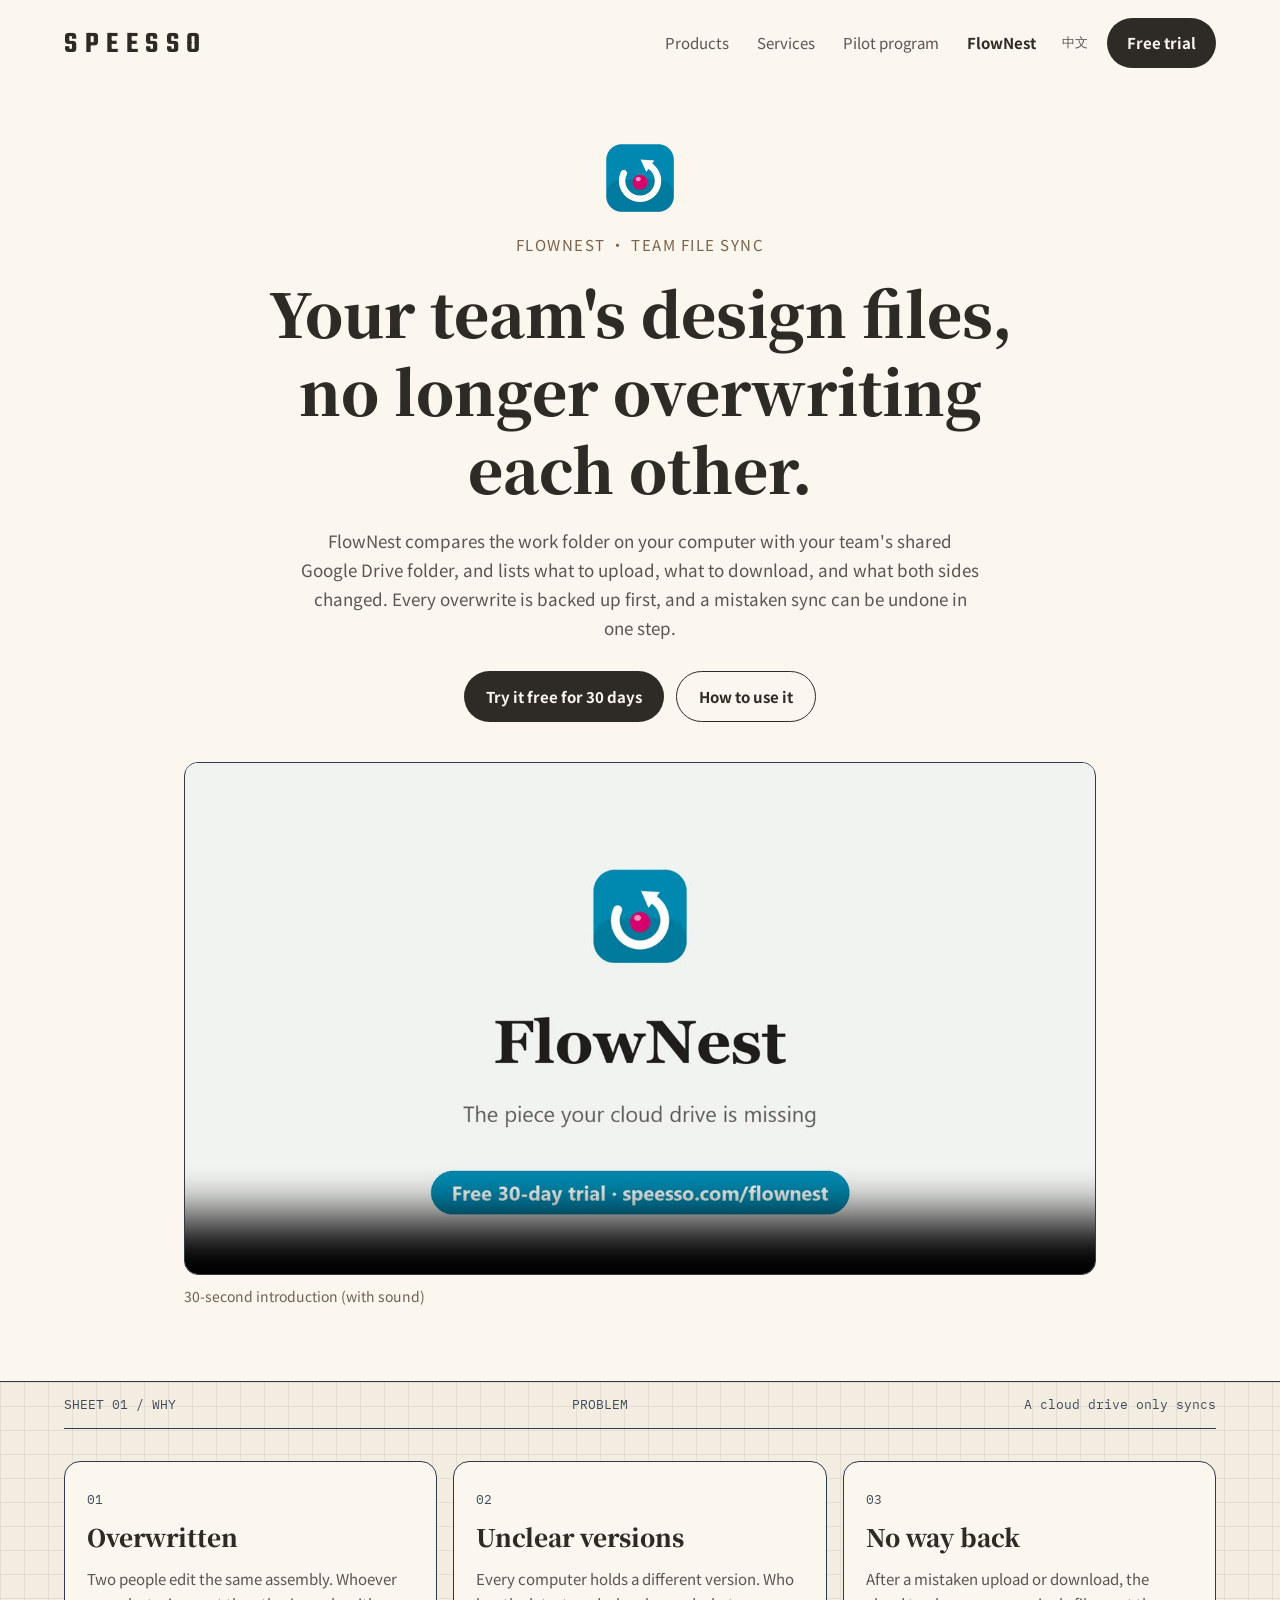
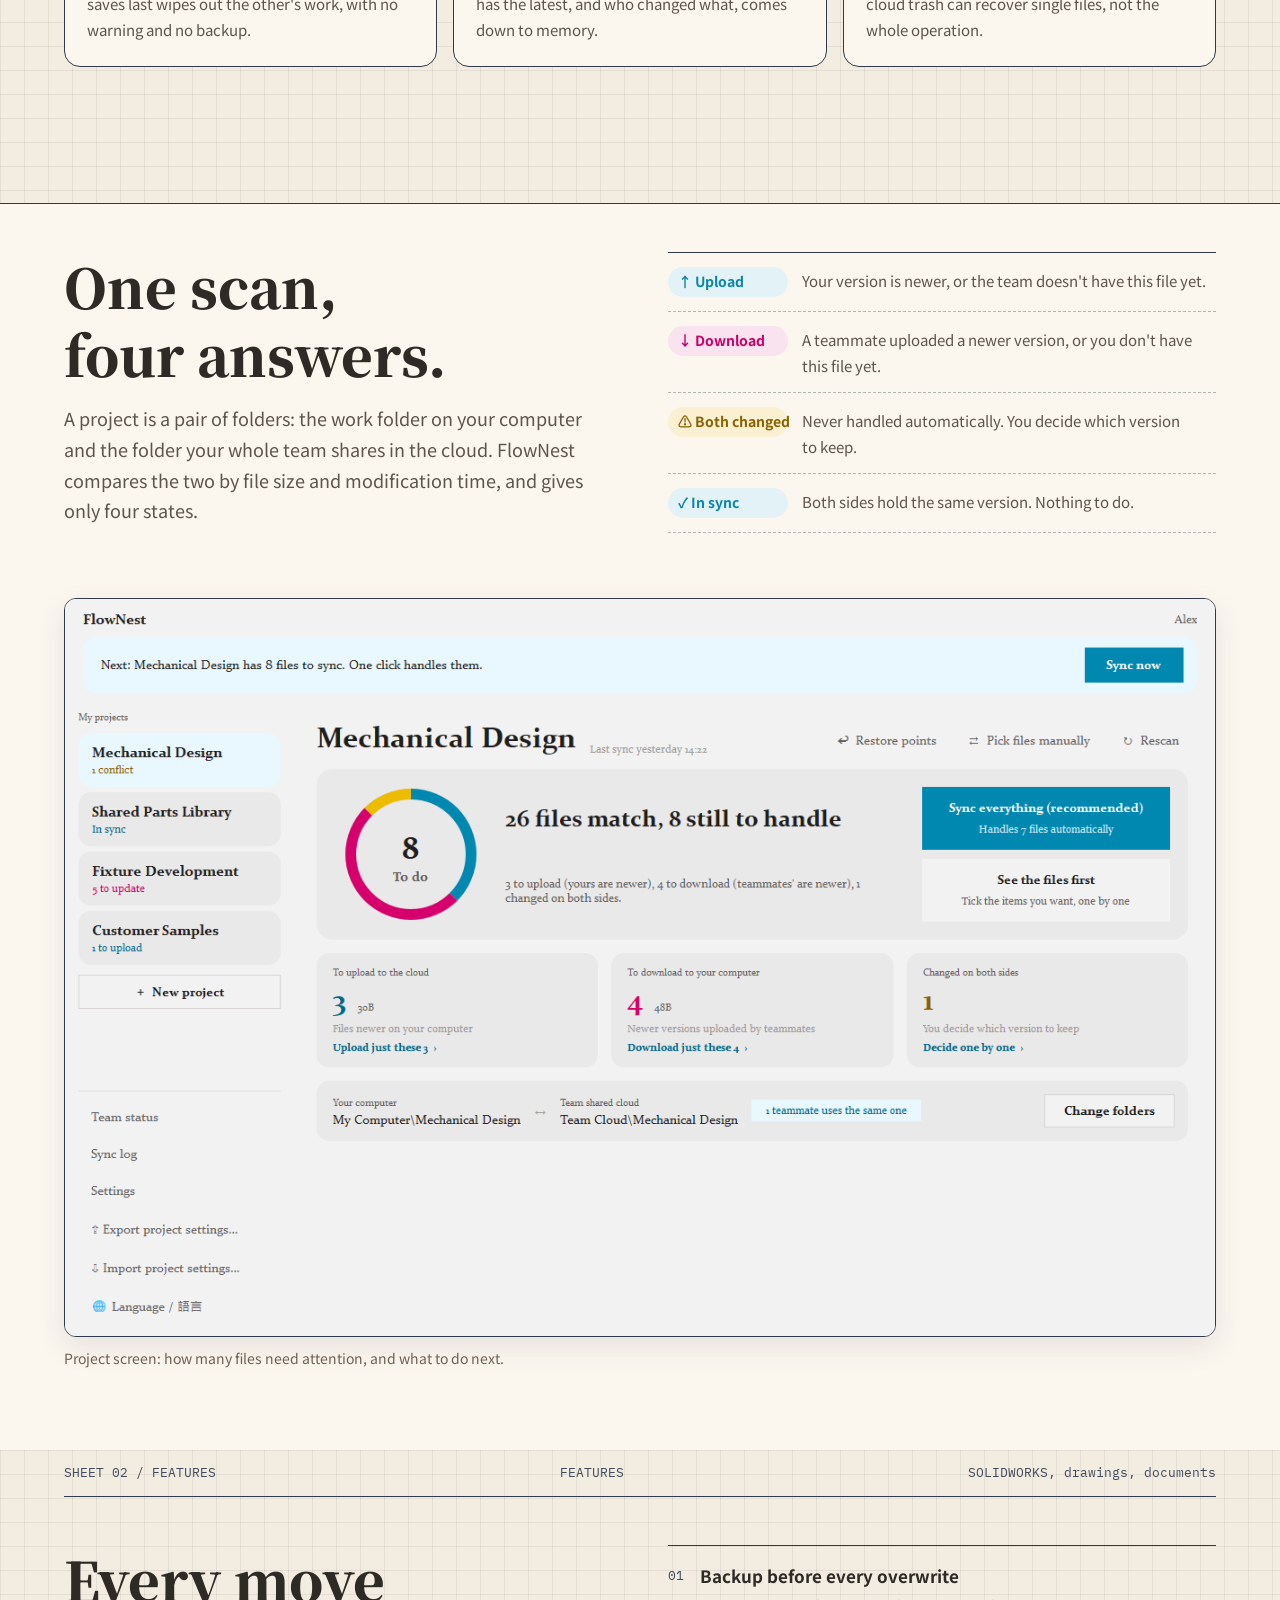
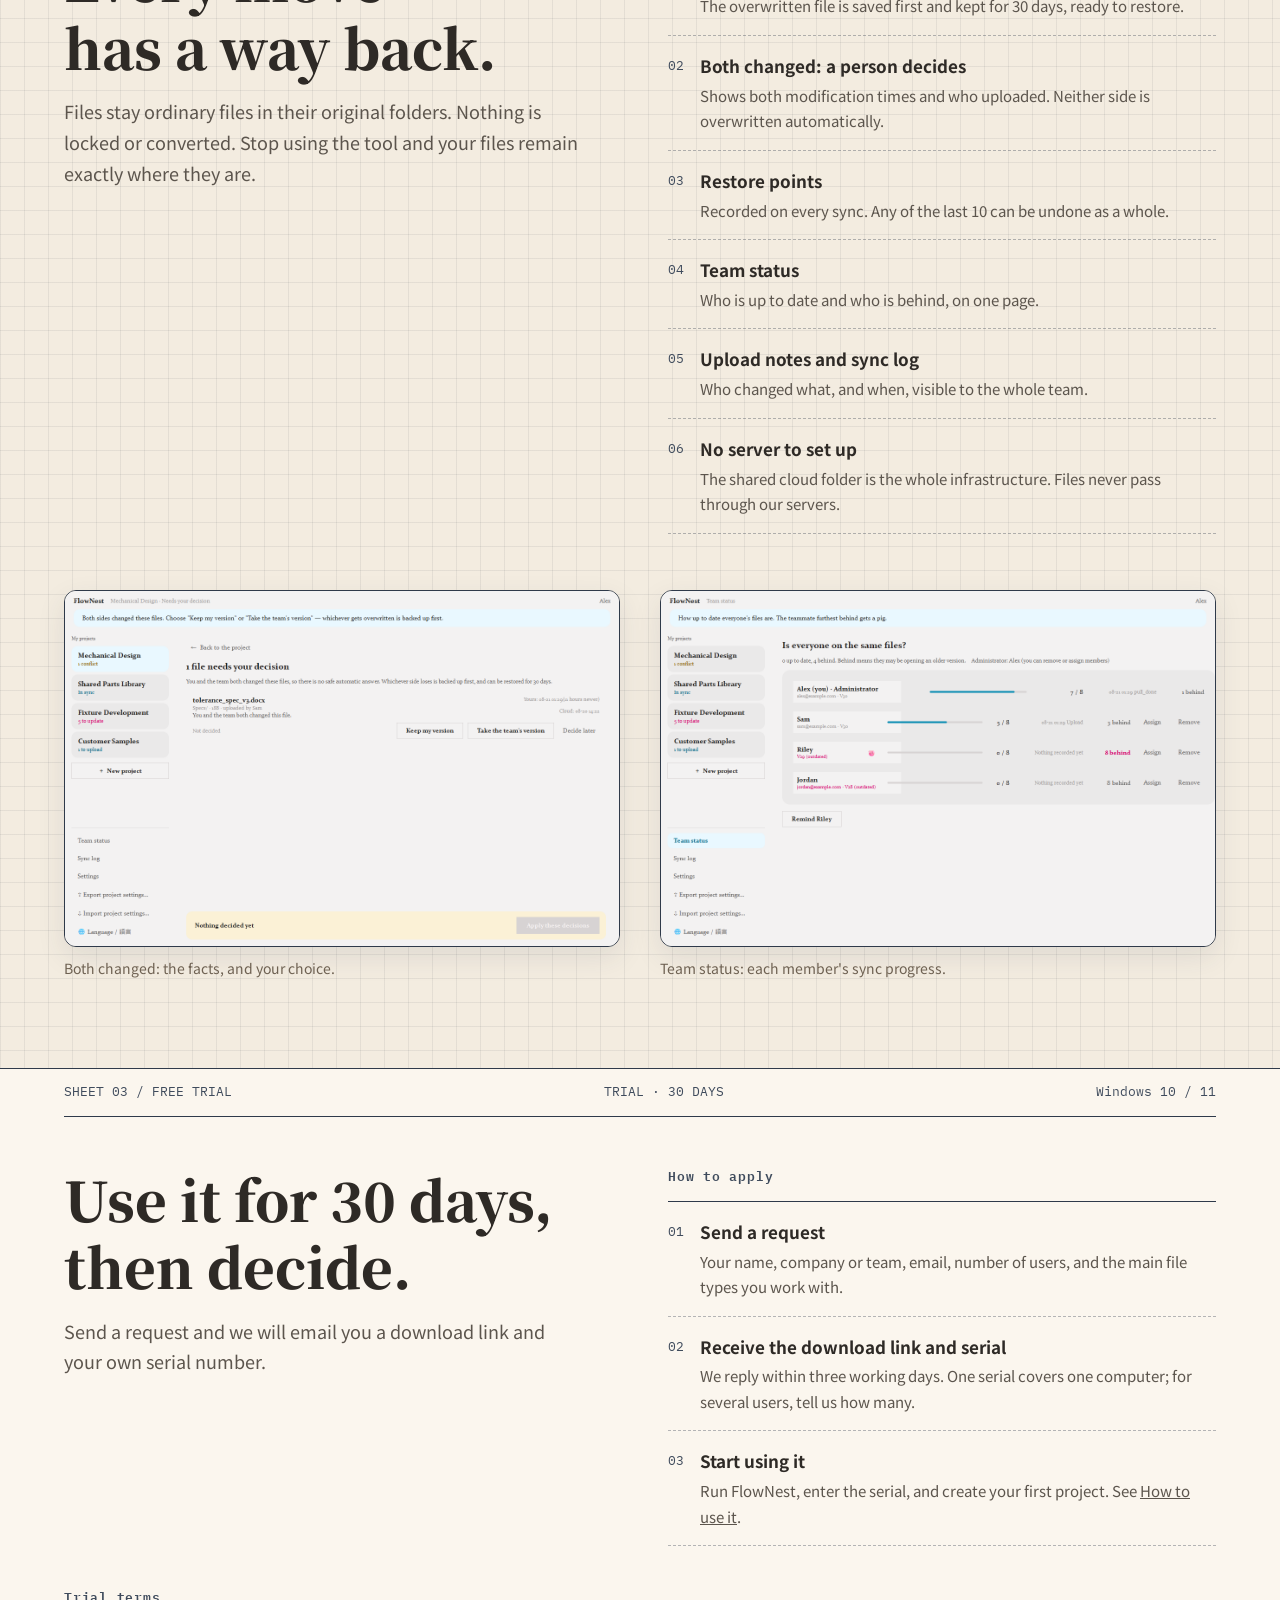
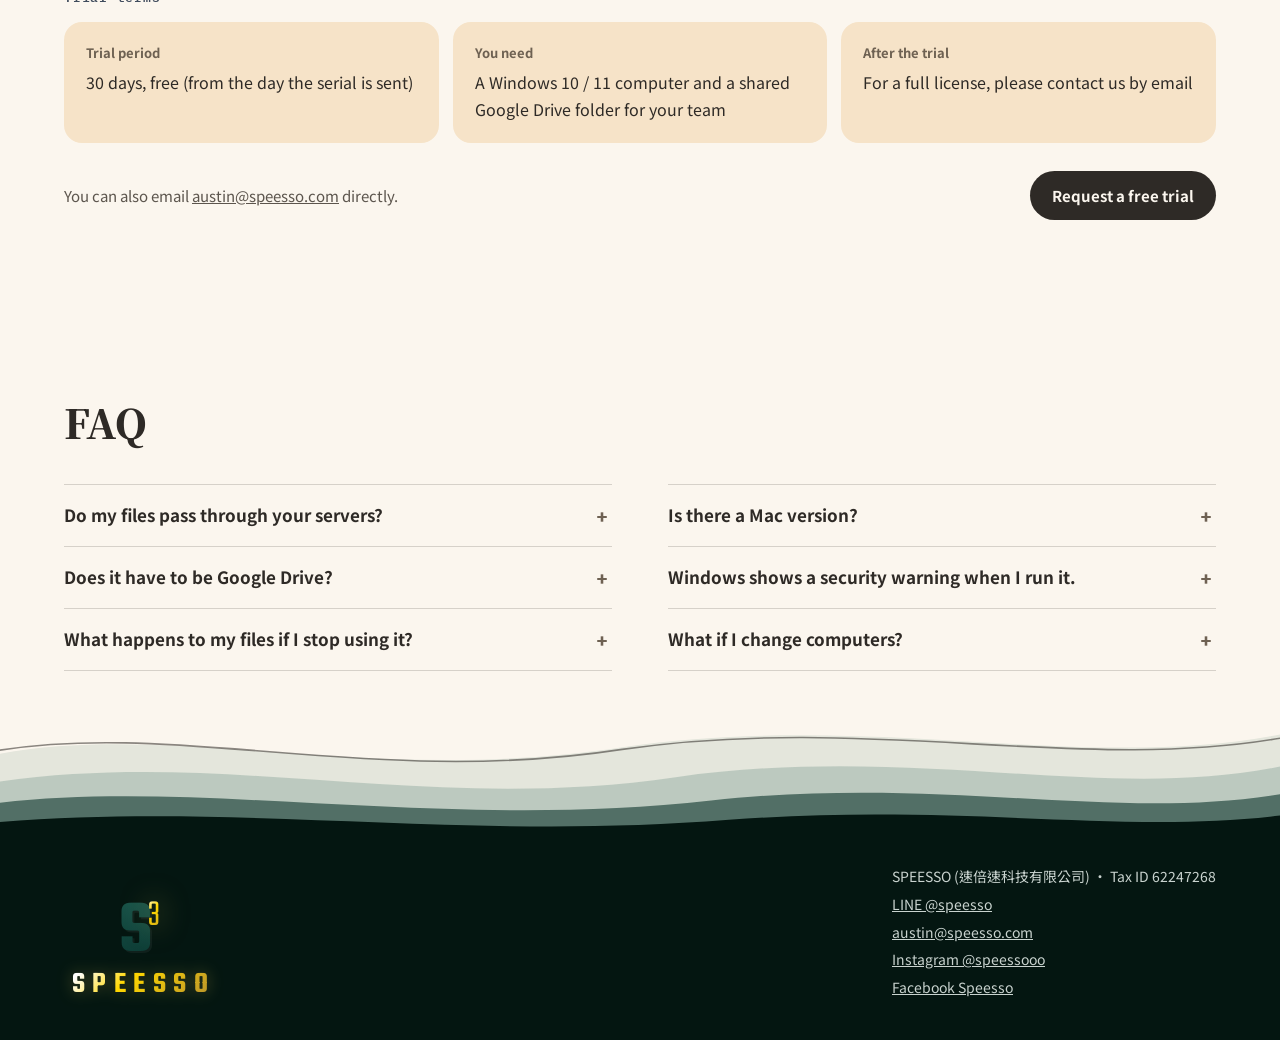
<file: en/flownest.html>
<!doctype html>
<html lang="en">
<head>
<meta charset="utf-8">
<meta name="viewport" content="width=device-width, initial-scale=1">
<title>FlowNest Team File Sync for SOLIDWORKS and Design Files | SPEESSO</title>
<meta name="description" content="FlowNest compares your local folder with your team&#x27;s shared Google Drive folder, backs up before every overwrite, and can undo a whole sync. Free 30-day trial.">
<link rel="preconnect" href="https://fonts.googleapis.com">
<link rel="preconnect" href="https://fonts.gstatic.com" crossorigin>
<link href="https://fonts.googleapis.com/css2?family=Noto+Serif+TC:wght@500;900&family=Noto+Sans+TC:wght@400;700&family=DM+Serif+Display&family=IBM+Plex+Mono:wght@400;600&family=Teko:wght@300;600&display=swap" rel="stylesheet">
<link rel="stylesheet" href="../assets/site.css">
<link rel="icon" type="image/svg+xml" href="../favicon.svg">
<link rel="alternate" hreflang="zh-Hant" href="https://speesso.com/flownest.html">
<link rel="alternate" hreflang="en" href="https://speesso.com/en/flownest.html">
<link rel="alternate" hreflang="x-default" href="https://speesso.com/flownest.html">
<meta property="og:title" content="FlowNest Team File Sync for SOLIDWORKS and Design Files | SPEESSO">
<meta property="og:description" content="FlowNest compares your local folder with your team&#x27;s shared Google Drive folder, backs up before every overwrite, and can undo a whole sync. Free 30-day trial.">
<meta property="og:type" content="website">
<meta property="og:url" content="https://speesso.com/en/flownest.html">
<link rel="stylesheet" href="../assets/flownest.css">
<link rel="canonical" href="https://speesso.com/en/flownest.html">
<meta property="og:site_name" content="SPEESSO">
<meta property="og:locale" content="en_US">
<meta property="og:locale:alternate" content="zh_TW">
<meta property="og:image" content="https://speesso.com/assets/og/og-en.png">
<meta property="og:image:width" content="1200">
<meta property="og:image:height" content="630">
<meta name="twitter:card" content="summary_large_image">
<script type="application/ld+json">{"@context":"https://schema.org","@graph":[{"@type":"Organization","@id":"https://speesso.com/#org","name":"速倍速科技有限公司","alternateName":["SPEESSO","Speesso"],"url":"https://speesso.com/","email":"austin@speesso.com","taxID":"62247268","address":{"@type":"PostalAddress","addressCountry":"TW"},"sameAs":["https://www.instagram.com/speessooo/","https://www.facebook.com/profile.php?id=61586292744102","https://line.me/R/ti/p/@speesso"],"knowsAbout":["產品設計開發","機構設計","電子控制","原型開發","CAD","CAE","FEA","CFD","熱分析","SOLIDWORKS Simulation","SOLIDWORKS Flow Simulation"]},{"@type":"WebPage","@id":"https://speesso.com/en/flownest.html#webpage","url":"https://speesso.com/en/flownest.html","name":"FlowNest Team File Sync for SOLIDWORKS and Design Files | SPEESSO","description":"FlowNest compares your local folder with your team's shared Google Drive folder, backs up before every overwrite, and can undo a whole sync. Free 30-day trial.","inLanguage":"en","isPartOf":{"@id":"https://speesso.com/#website"},"about":{"@id":"https://speesso.com/#org"}},{"@type":"BreadcrumbList","itemListElement":[{"@type":"ListItem","position":1,"name":"Home","item":"https://speesso.com/en/"},{"@type":"ListItem","position":2,"name":"FlowNest","item":"https://speesso.com/en/flownest.html"}]},{"@type":"SoftwareApplication","name":"FlowNest","applicationCategory":"BusinessApplication","operatingSystem":"Windows 10, Windows 11","url":"https://speesso.com/en/flownest.html","publisher":{"@id":"https://speesso.com/#org"},"image":"https://speesso.com/assets/flownest/icon.png","description":"FlowNest compares your local folder with your team's shared Google Drive folder, backs up before every overwrite, and can undo a whole sync. Free 30-day trial."},{"@type":"FAQPage","@id":"https://speesso.com/en/flownest.html#faq","mainEntity":[{"@type":"Question","name":"Do my files pass through your servers?","acceptedAnswer":{"@type":"Answer","text":"No. Files move only between your computer and your team's shared Google Drive folder."}},{"@type":"Question","name":"Does it have to be Google Drive?","acceptedAnswer":{"@type":"Answer","text":"FlowNest is designed and tested for shared Google Drive folders. Every member's computer must see the shared folder in File Explorer, for example through Google Drive for desktop."}},{"@type":"Question","name":"What happens to my files if I stop using it?","acceptedAnswer":{"@type":"Answer","text":"Nothing. They are ordinary files and stay in their original folders."}},{"@type":"Question","name":"Is there a Mac version?","acceptedAnswer":{"@type":"Answer","text":"The trial is currently available for Windows. For the Mac version, please contact us by email."}},{"@type":"Question","name":"Windows shows a security warning when I run it.","acceptedAnswer":{"@type":"Answer","text":"On first run, SmartScreen may appear. Choose \"More info\", then \"Run anyway\"."}},{"@type":"Question","name":"What if I change computers?","acceptedAnswer":{"@type":"Answer","text":"Enter the same serial on the new computer to activate it again. No new request is needed."}}]}]}</script>
</head>
<body>

<header>
  <nav class="wrap nav" aria-label="Main menu">
    <a class="logo" href="index.html">SPEESSO</a>
    <div class="nav-links">
      <a class="nav-hide-sm" href="index.html#story">Products</a>
      <a class="nav-hide-sm" href="services.html">Services</a>
      <a class="nav-hide-sm" href="partners.html">Pilot program</a>
      <a class="nav-hide-sm" href="flownest.html" aria-current="page">FlowNest</a>
      <a class="lang" href="../flownest.html" lang="zh-Hant" hreflang="zh-Hant">中文</a>
      <a class="btn btn-ink" href="#trial">Free trial</a>
    </div>
  </nav>
</header>

<main>

  <section class="wrap p-hero fn-hero">
    <img class="fn-icon" src="../assets/flownest/icon.png" alt="" width="72" height="72">
    <p class="eyebrow">FLOWNEST · TEAM FILE SYNC</p>
    <h1><span class="ph">Your team's design files,</span> <span class="ph">no longer overwriting each other.</span></h1>
    <p class="sub">FlowNest compares the work folder on your computer with your team's shared Google Drive folder, and lists what to upload, what to download, and what both sides changed. Every overwrite is backed up first, and a mistaken sync can be undone in one step.</p>
    <div class="fn-acts">
      <a class="btn btn-ink" href="#trial">Try it free for 30 days</a>
      <a class="btn btn-line" href="flownest-guide.html">How to use it</a>
    </div>
  </section>

  <figure class="fn-video">
    <video controls preload="none" playsinline poster="../assets/flownest/poster-en-v2.jpg">
      <source src="../assets/flownest/intro-en-v2.mp4" type="video/mp4">
    </video>
    <figcaption>30-second introduction (with sound)</figcaption>
  </figure>

  <section class="sheet p-sec" id="why">
    <div class="wrap">
      <div class="titleblock"><span>SHEET 01 / WHY</span><span>PROBLEM</span><span>A cloud drive only syncs</span></div>
      <div class="fn-cards">
        <div class="fn-card"><span class="k">01</span><h3>Overwritten</h3><p>Two people edit the same assembly. Whoever saves last wipes out the other's work, with no warning and no backup.</p></div>
        <div class="fn-card"><span class="k">02</span><h3>Unclear versions</h3><p>Every computer holds a different version. Who has the latest, and who changed what, comes down to memory.</p></div>
        <div class="fn-card"><span class="k">03</span><h3>No way back</h3><p>After a mistaken upload or download, the cloud trash can recover single files, not the whole operation.</p></div>
      </div>
    </div>
  </section>

  <section class="p-sec" id="how">
    <div class="wrap">
      <div class="p-grid">
        <div class="p-main">
          <h2><span class="ph">One scan,</span> <span class="ph">four answers.</span></h2>
          <p class="lead">A project is a pair of folders: the work folder on your computer and the folder your whole team shares in the cloud. FlowNest compares the two by file size and modification time, and gives only four states.</p>
        </div>
        <div class="p-side">
          <ul class="states">
            <li><span class="chip-s s-up">↑ Upload</span><p>Your version is newer, or the team doesn't have this file yet.</p></li>
            <li><span class="chip-s s-down">↓ Download</span><p>A teammate uploaded a newer version, or you don't have this file yet.</p></li>
            <li><span class="chip-s s-both">⚠ Both changed</span><p>Never handled automatically. You decide which version to keep.</p></li>
            <li><span class="chip-s s-ok">✓ In sync</span><p>Both sides hold the same version. Nothing to do.</p></li>
          </ul>
        </div>
      </div>
      <figure class="shot shot-lg">
        <img src="../assets/flownest/en/project.png" alt="FlowNest project screen: files to upload, to download, and changed on both sides" width="1280" height="820" loading="lazy">
        <figcaption>Project screen: how many files need attention, and what to do next.</figcaption>
      </figure>
    </div>
  </section>

  <section class="sheet p-sec" id="features">
    <div class="wrap">
      <div class="titleblock"><span>SHEET 02 / FEATURES</span><span>FEATURES</span><span>SOLIDWORKS, drawings, documents</span></div>
      <div class="p-grid">
        <div class="p-main">
          <h2><span class="ph">Every move</span> <span class="ph">has a way back.</span></h2>
          <p class="lead">Files stay ordinary files in their original folders. Nothing is locked or converted. Stop using the tool and your files remain exactly where they are.</p>
        </div>
        <div class="p-side">
          <ol class="specs">
            <li><span class="n">01</span><div><b>Backup before every overwrite</b><p>The overwritten file is saved first and kept for 30 days, ready to restore.</p></div></li>
            <li><span class="n">02</span><div><b>Both changed: a person decides</b><p>Shows both modification times and who uploaded. Neither side is overwritten automatically.</p></div></li>
            <li><span class="n">03</span><div><b>Restore points</b><p>Recorded on every sync. Any of the last 10 can be undone as a whole.</p></div></li>
            <li><span class="n">04</span><div><b>Team status</b><p>Who is up to date and who is behind, on one page.</p></div></li>
            <li><span class="n">05</span><div><b>Upload notes and sync log</b><p>Who changed what, and when, visible to the whole team.</p></div></li>
            <li><span class="n">06</span><div><b>No server to set up</b><p>The shared cloud folder is the whole infrastructure. Files never pass through our servers.</p></div></li>
          </ol>
        </div>
      </div>
      <div class="fn-pair">
        <figure class="shot">
          <img src="../assets/flownest/en/conflict.png" alt="Conflict screen: keep my version, take the team's version, decide later" width="1280" height="820" loading="lazy">
          <figcaption>Both changed: the facts, and your choice.</figcaption>
        </figure>
        <figure class="shot">
          <img src="../assets/flownest/en/team.png" alt="Team status screen: each member's sync progress and version" width="1280" height="820" loading="lazy">
          <figcaption>Team status: each member's sync progress.</figcaption>
        </figure>
      </div>
    </div>
  </section>

  <section class="p-sec fn-trial" id="trial">
    <div class="wrap">
      <div class="titleblock"><span>SHEET 03 / FREE TRIAL</span><span>TRIAL · 30 DAYS</span><span>Windows 10 / 11</span></div>
      <div class="p-grid">
        <div class="p-main">
          <h2><span class="ph">Use it for 30 days,</span> <span class="ph">then decide.</span></h2>
          <p class="lead">Send a request and we will email you a download link and your own serial number.</p>
        </div>
        <div class="p-side">
          <h3 class="mini">How to apply</h3>
          <ol class="specs">
            <li><span class="n">01</span><div><b>Send a request</b><p>Your name, company or team, email, number of users, and the main file types you work with.</p></div></li>
            <li><span class="n">02</span><div><b>Receive the download link and serial</b><p>We reply within three working days. One serial covers one computer; for several users, tell us how many.</p></div></li>
            <li><span class="n">03</span><div><b>Start using it</b><p>Run FlowNest, enter the serial, and create your first project. See <a href="flownest-guide.html">How to use it</a>.</p></div></li>
          </ol>
        </div>
      </div>

      <h3 class="mini">Trial terms</h3>
      <div class="deal deal-lg">
        <div><b>Trial period</b><p>30 days, free (from the day the serial is sent)</p></div>
        <div><b>You need</b><p>A Windows 10 / 11 computer and a shared Google Drive folder for your team</p></div>
        <div><b>After the trial</b><p>For a full license, please contact us by email</p></div>
      </div>

      <div class="p-cta">
        <p class="note">You can also email <a href="mailto:austin@speesso.com">austin@speesso.com</a> directly.</p>
        <a class="btn btn-ink" href="mailto:austin@speesso.com?subject=FlowNest%20trial%20request&amp;body=Name%3A%0ACompany%20/%20team%3A%0AEmail%3A%0ANumber%20of%20users%20%28one%20serial%20per%20computer%29%3A%0AMain%20file%20types%20%28e.g.%20SOLIDWORKS%2C%20drawings%2C%20documents%29%3A%0AHow%20your%20team%20shares%20files%20today%3A%0A">Request a free trial</a>
      </div>
    </div>
  </section>

  <section class="wrap faq">
    <h2>FAQ</h2>
    <div class="faq-grid">
      <div>
        <details><summary>Do my files pass through your servers?</summary><p>No. Files move only between your computer and your team's shared Google Drive folder.</p></details>
        <details><summary>Does it have to be Google Drive?</summary><p>FlowNest is designed and tested for shared Google Drive folders. Every member's computer must see the shared folder in File Explorer, for example through Google Drive for desktop.</p></details>
        <details><summary>What happens to my files if I stop using it?</summary><p>Nothing. They are ordinary files and stay in their original folders.</p></details>
      </div>
      <div>
        <details><summary>Is there a Mac version?</summary><p>The trial is currently available for Windows. For the Mac version, please contact us by email.</p></details>
        <details><summary>Windows shows a security warning when I run it.</summary><p>On first run, SmartScreen may appear. Choose "More info", then "Run anyway".</p></details>
        <details><summary>What if I change computers?</summary><p>Enter the same serial on the new computer to activate it again. No new request is needed.</p></details>
      </div>
    </div>
  </section>

</main>

<svg class="foot-wave" viewBox="0 0 1440 120" preserveAspectRatio="none" aria-hidden="true">
  <path class="w1" d="M0 40 C200 10 420 70 700 34 C980 0 1220 58 1440 22 V120 H0 Z"/>
  <path class="edge" d="M-10 38 C200 8 420 72 700 36 C980 2 1220 60 1450 24"/>
  <path class="w2" d="M0 66 C260 36 480 96 760 62 C1030 30 1240 86 1440 52 V120 H0 Z"/>
  <path class="w3" d="M0 86 C230 64 500 112 800 84 C1060 60 1250 104 1440 78 V120 H0 Z"/>
  <path class="front" d="M0 104 C280 86 520 122 820 102 C1080 86 1260 116 1440 98 V120 H0 Z"/>
</svg>
<footer class="footer">
  <div class="wrap">
    <a class="lockup" href="index.html" aria-label="SPEESSO home">
      <span class="s3" aria-hidden="true"><span class="s-part">S</span><span class="sup-3">3</span></span>
      <span class="brand-text">SPEESSO</span>
    </a>
    <div class="info">
      <span>SPEESSO (速倍速科技有限公司) · Tax ID 62247268</span>
      <a href="https://line.me/R/ti/p/@speesso">LINE @speesso</a>
      <a href="mailto:austin@speesso.com">austin@speesso.com</a>
      <a href="https://www.instagram.com/speessooo/">Instagram @speessooo</a>
      <a href="https://www.facebook.com/profile.php?id=61586292744102">Facebook Speesso</a>
    </div>
  </div>
</footer>

</body>
</html>
</file>
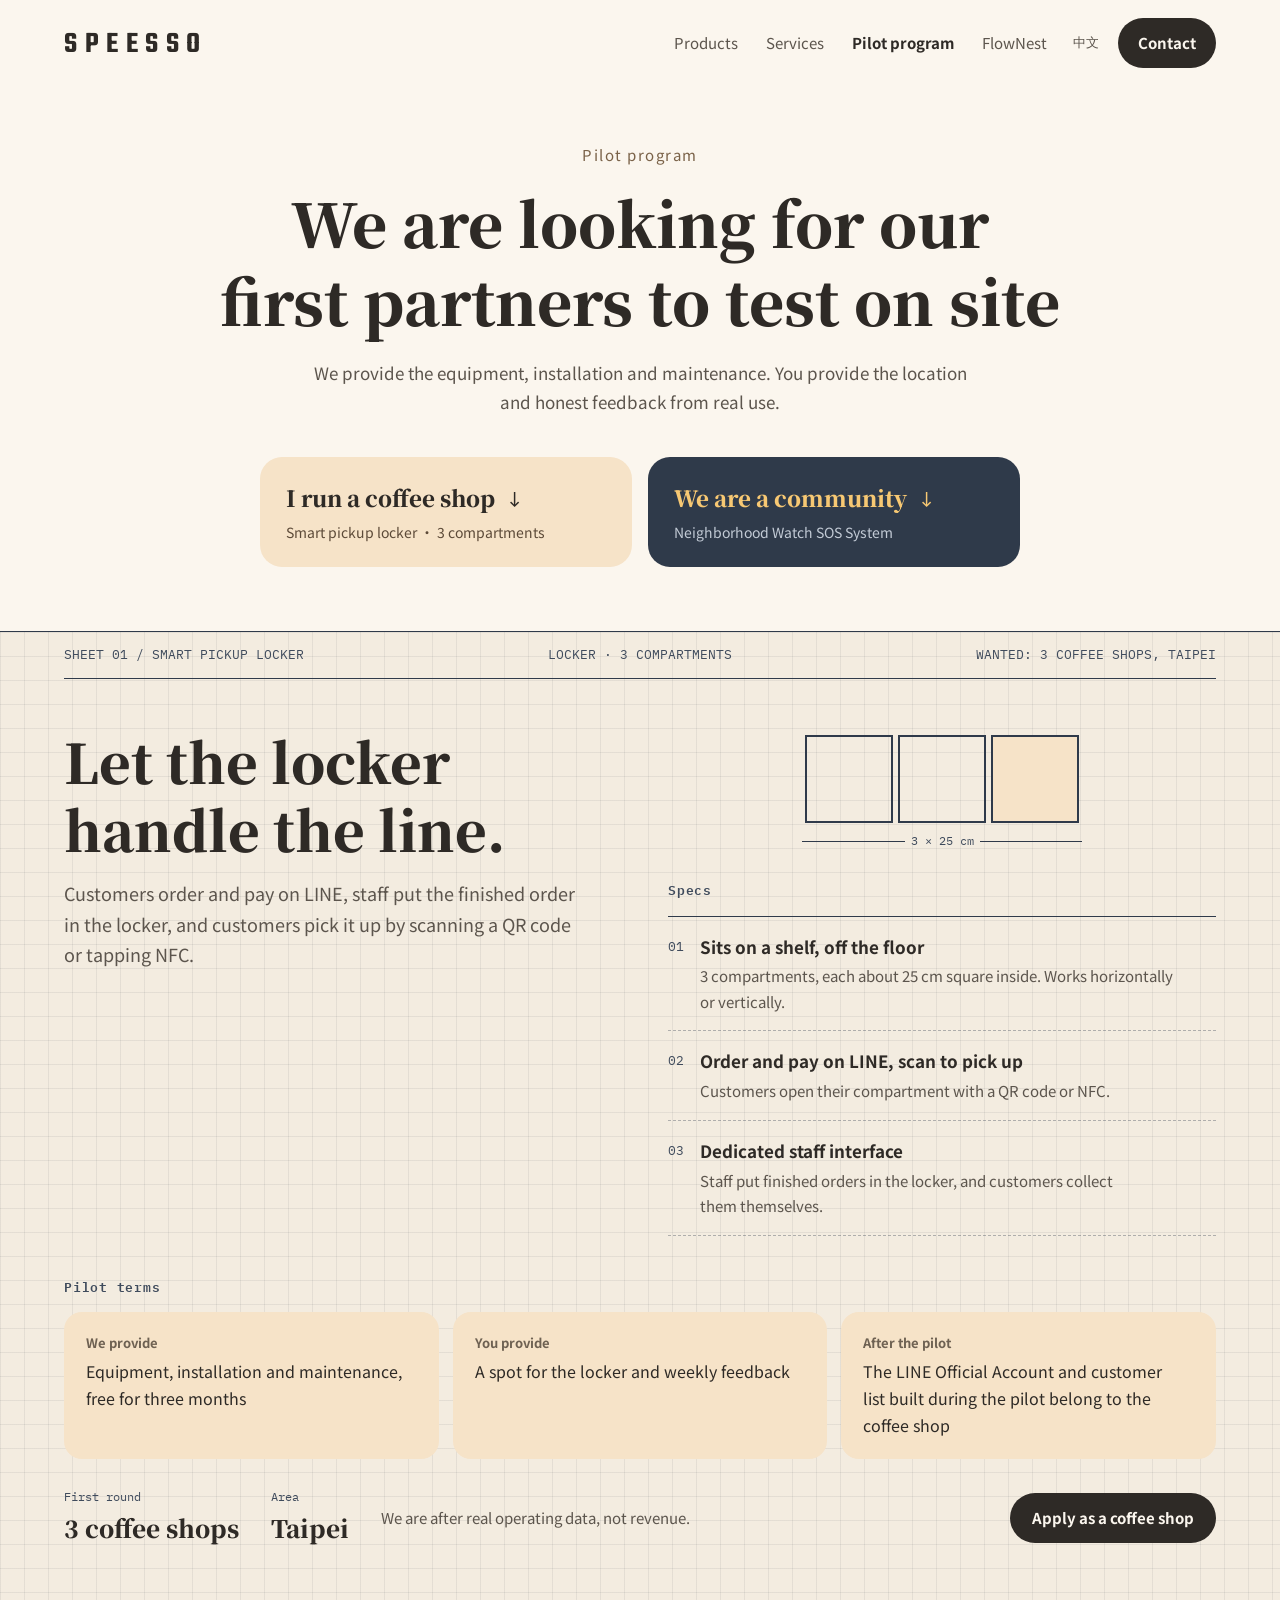
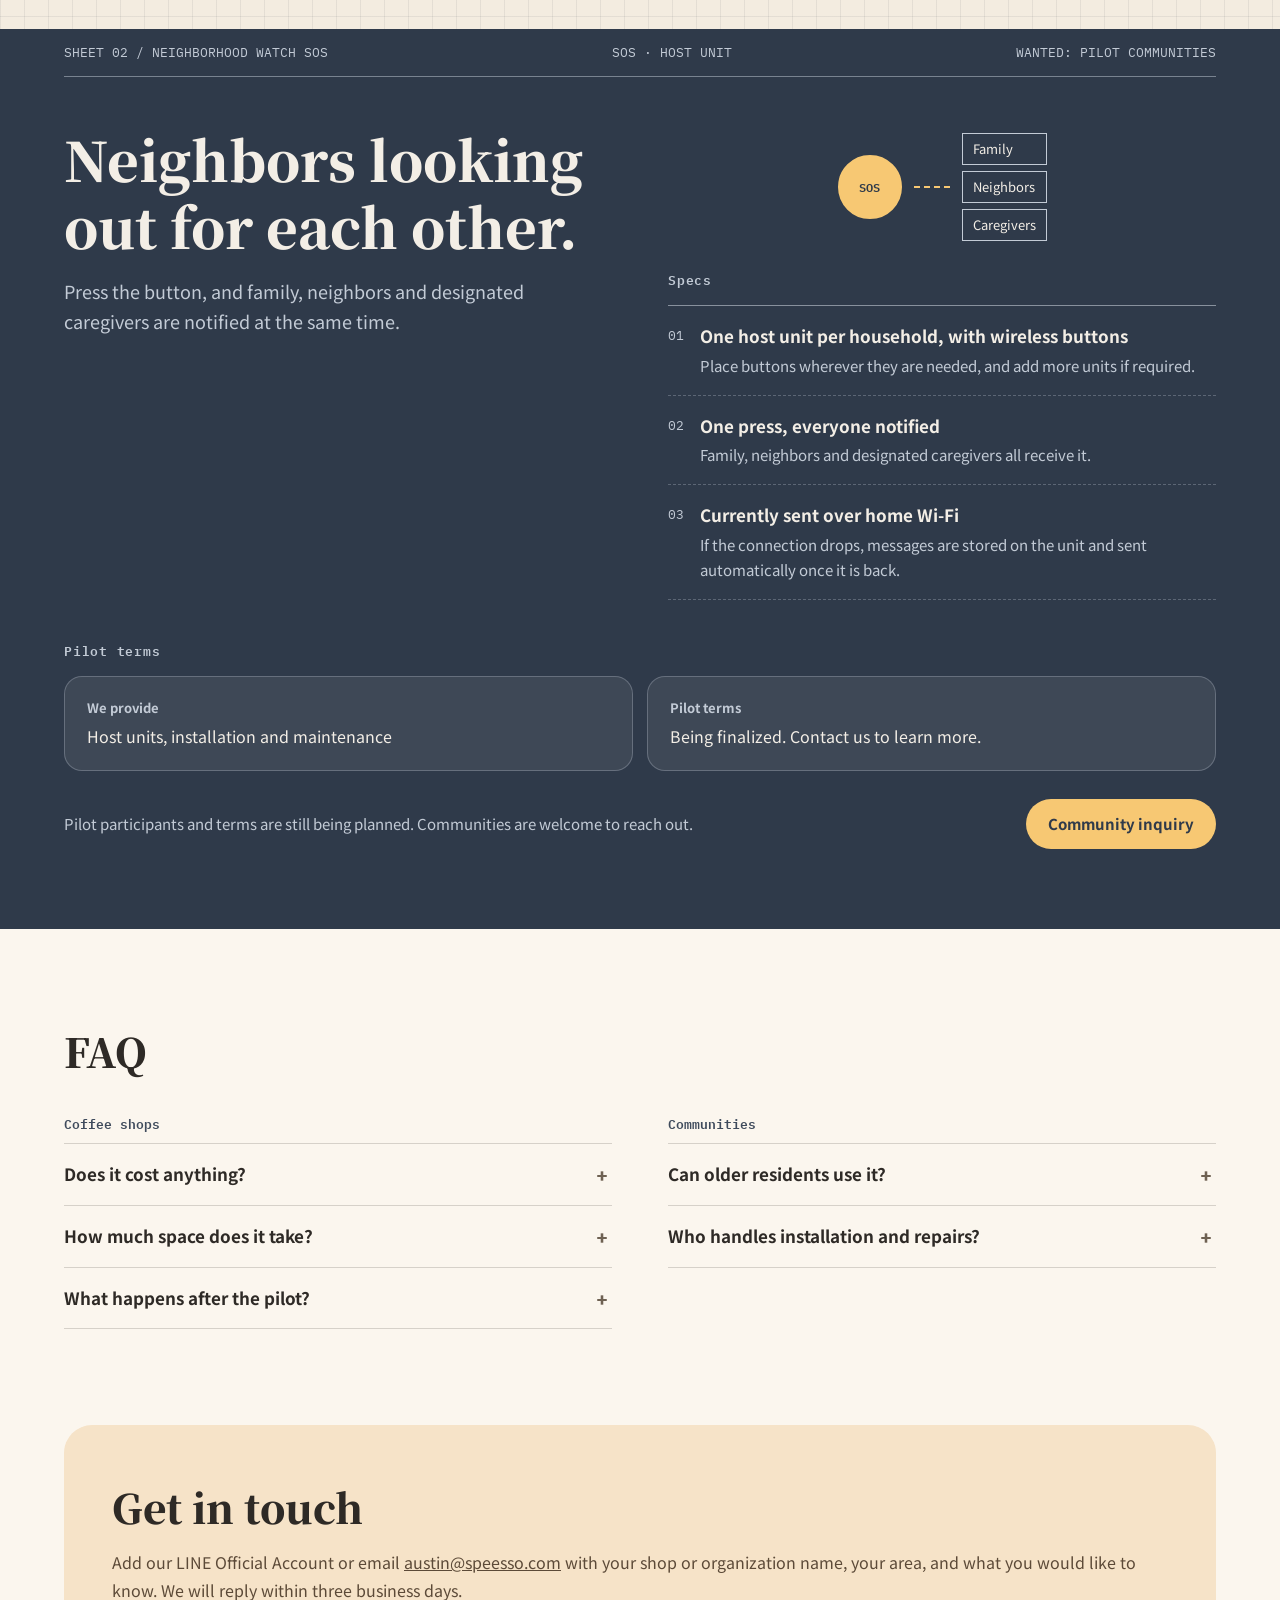
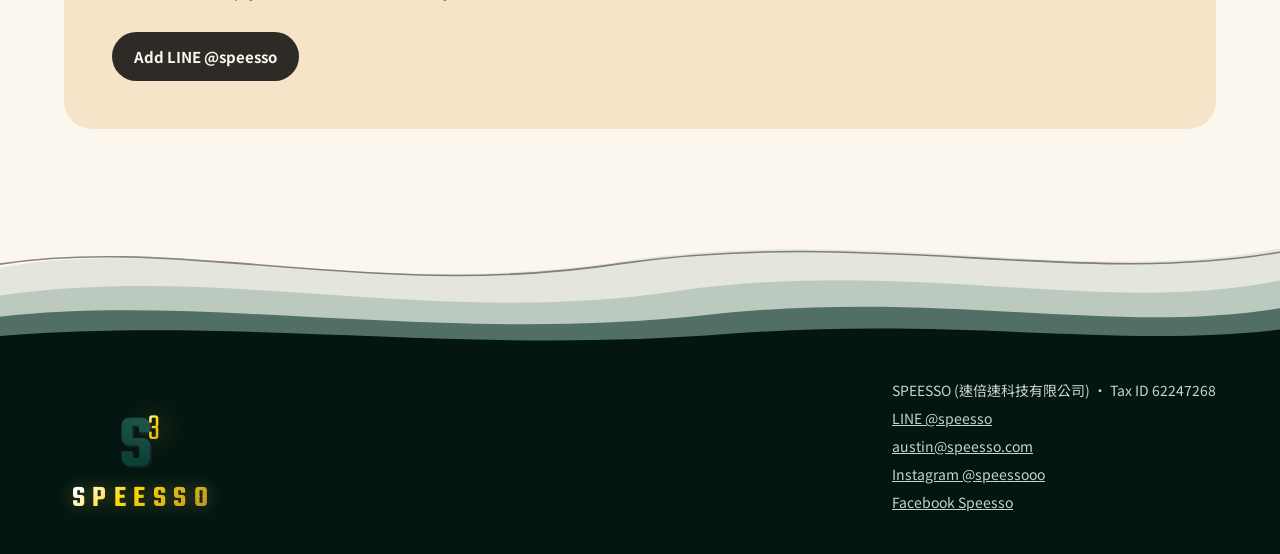
<file: en/partners.html>
<!doctype html>
<html lang="en">
<head>
<meta charset="utf-8">
<meta name="viewport" content="width=device-width, initial-scale=1">
<title>Smart Pickup Locker &amp; SOS System Pilot Program | SPEESSO</title>
<meta name="description" content="Smart pickup locker: a three-month pilot for 3 coffee shops in Taipei. Neighborhood Watch SOS System: looking for pilot communities.">
<link rel="preconnect" href="https://fonts.googleapis.com">
<link rel="preconnect" href="https://fonts.gstatic.com" crossorigin>
<link href="https://fonts.googleapis.com/css2?family=Noto+Serif+TC:wght@500;900&family=Noto+Sans+TC:wght@400;700&family=DM+Serif+Display&family=IBM+Plex+Mono:wght@400;600&family=Teko:wght@300;600&display=swap" rel="stylesheet">
<link rel="stylesheet" href="../assets/site.css">
<link rel="icon" type="image/svg+xml" href="../favicon.svg">
<link rel="alternate" hreflang="zh-Hant" href="https://speesso.com/partners.html">
<link rel="alternate" hreflang="en" href="https://speesso.com/en/partners.html">
<link rel="alternate" hreflang="x-default" href="https://speesso.com/partners.html">
<meta property="og:title" content="Smart Pickup Locker &amp; SOS System Pilot Program | SPEESSO">
<meta property="og:description" content="Smart pickup locker: a three-month pilot for 3 coffee shops in Taipei. Neighborhood Watch SOS System: looking for pilot communities.">
<meta property="og:type" content="website">
<meta property="og:url" content="https://speesso.com/en/partners.html">
<link rel="canonical" href="https://speesso.com/en/partners.html">
<meta property="og:site_name" content="SPEESSO">
<meta property="og:locale" content="en_US">
<meta property="og:locale:alternate" content="zh_TW">
<meta property="og:image" content="https://speesso.com/assets/og/og-en.png">
<meta property="og:image:width" content="1200">
<meta property="og:image:height" content="630">
<meta name="twitter:card" content="summary_large_image">
<script type="application/ld+json">{"@context":"https://schema.org","@graph":[{"@type":"Organization","@id":"https://speesso.com/#org","name":"速倍速科技有限公司","alternateName":["SPEESSO","Speesso"],"url":"https://speesso.com/","email":"austin@speesso.com","taxID":"62247268","address":{"@type":"PostalAddress","addressCountry":"TW"},"sameAs":["https://www.instagram.com/speessooo/","https://www.facebook.com/profile.php?id=61586292744102","https://line.me/R/ti/p/@speesso"],"knowsAbout":["產品設計開發","機構設計","電子控制","原型開發","CAD","CAE","FEA","CFD","熱分析","SOLIDWORKS Simulation","SOLIDWORKS Flow Simulation"]},{"@type":"WebPage","@id":"https://speesso.com/en/partners.html#webpage","url":"https://speesso.com/en/partners.html","name":"Smart Pickup Locker & SOS System Pilot Program | SPEESSO","description":"Smart pickup locker: a three-month pilot for 3 coffee shops in Taipei. Neighborhood Watch SOS System: looking for pilot communities.","inLanguage":"en","isPartOf":{"@id":"https://speesso.com/#website"},"about":{"@id":"https://speesso.com/#org"}},{"@type":"BreadcrumbList","itemListElement":[{"@type":"ListItem","position":1,"name":"Home","item":"https://speesso.com/en/"},{"@type":"ListItem","position":2,"name":"Pilot program","item":"https://speesso.com/en/partners.html"}]},{"@type":"FAQPage","@id":"https://speesso.com/en/partners.html#faq","mainEntity":[{"@type":"Question","name":"Does it cost anything?","acceptedAnswer":{"@type":"Answer","text":"During the three-month pilot, we cover equipment, installation and maintenance."}},{"@type":"Question","name":"How much space does it take?","acceptedAnswer":{"@type":"Answer","text":"3 compartments, each about 25 cm square inside. Placed horizontally, the unit is about 87 cm wide and 39 cm tall (current design values). It sits on an existing shelf, off the floor."}},{"@type":"Question","name":"What happens after the pilot?","acceptedAnswer":{"@type":"Answer","text":"The LINE Official Account and customer list built during the pilot belong to the coffee shop."}},{"@type":"Question","name":"Can older residents use it?","acceptedAnswer":{"@type":"Answer","text":"It only takes one press of a button."}},{"@type":"Question","name":"Who handles installation and repairs?","acceptedAnswer":{"@type":"Answer","text":"We install and maintain the host units."}}]}]}</script>
</head>
<body>

<header>
  <nav class="wrap nav" aria-label="Main menu">
    <a class="logo" href="index.html">SPEESSO</a>
    <div class="nav-links">
      <a class="nav-hide-sm" href="index.html#story">Products</a>
      <a class="nav-hide-sm" href="services.html">Services</a>
      <a class="nav-hide-sm" href="partners.html" aria-current="page">Pilot program</a>
      <a class="nav-hide-sm" href="flownest.html">FlowNest</a>
      <a class="lang" href="../partners.html" lang="zh-Hant" hreflang="zh-Hant">中文</a>
      <a class="btn btn-ink" href="#apply">Contact</a>
    </div>
  </nav>
</header>

<main>

  <section class="wrap p-hero">
    <p class="eyebrow">Pilot program</p>
    <h1>We are looking for our first partners to test on site</h1>
    <p class="sub">We provide the equipment, installation and maintenance. You provide the location and honest feedback from real use.</p>
    <div class="jump">
      <a class="jump-card j-latte" href="#locker"><span class="k">I run a coffee shop</span><span class="v">Smart pickup locker · 3 compartments</span></a>
      <a class="jump-card j-night" href="#sos"><span class="k">We are a community</span><span class="v">Neighborhood Watch SOS System</span></a>
    </div>
  </section>

  <section class="sheet p-sec" id="locker">
    <div class="wrap">
      <div class="titleblock"><span>SHEET 01 / SMART PICKUP LOCKER</span><span>LOCKER · 3 COMPARTMENTS</span><span>WANTED: 3 COFFEE SHOPS, TAIPEI</span></div>
      <div class="p-grid">
        <div class="p-main">
          <h2>Let the locker handle the line.</h2>
          <p class="lead">Customers order and pay on LINE, staff put the finished order in the locker, and customers pick it up by scanning a QR code or tapping NFC.</p>
        </div>
        <div class="p-side">
          <div class="drawing" aria-label="3-compartment module, 25 cm each">
            <div class="cells"><span></span><span></span><span class="on"></span></div>
            <div class="dim">3 × 25 cm</div>
          </div>
          <h3 class="mini">Specs</h3>
          <ol class="specs">
            <li><span class="n">01</span><div><b>Sits on a shelf, off the floor</b><p>3 compartments, each about 25 cm square inside. Works horizontally or vertically.</p></div></li>
            <li><span class="n">02</span><div><b>Order and pay on LINE, scan to pick up</b><p>Customers open their compartment with a QR code or NFC.</p></div></li>
            <li><span class="n">03</span><div><b>Dedicated staff interface</b><p>Staff put finished orders in the locker, and customers collect them themselves.</p></div></li>
          </ol>
        </div>
      </div>

      <h3 class="mini">Pilot terms</h3>
      <div class="deal deal-lg">
        <div><b>We provide</b><p>Equipment, installation and maintenance, free for three months</p></div>
        <div><b>You provide</b><p>A spot for the locker and weekly feedback</p></div>
        <div><b>After the pilot</b><p>The LINE Official Account and customer list built during the pilot belong to the coffee shop</p></div>
      </div>

      <div class="p-cta">
        <dl class="quota">
          <div><dt>First round</dt><dd>3 coffee shops</dd></div>
          <div><dt>Area</dt><dd>Taipei</dd></div>
        </dl>
        <p class="note">We are after real operating data, not revenue.</p>
        <a class="btn btn-ink" href="https://line.me/R/ti/p/@speesso">Apply as a coffee shop</a>
      </div>
    </div>
  </section>

  <section class="p-sec p-night" id="sos">
    <div class="wrap">
      <div class="titleblock tb-night"><span>SHEET 02 / NEIGHBORHOOD WATCH SOS</span><span>SOS · HOST UNIT</span><span>WANTED: PILOT COMMUNITIES</span></div>
      <div class="p-grid">
        <div class="p-main">
          <h2>Neighbors looking out for each other.</h2>
          <p class="lead">Press the button, and family, neighbors and designated caregivers are notified at the same time.</p>
        </div>
        <div class="p-side">
          <div class="drawing" aria-label="Pressing SOS notifies family, neighbors and caregivers at once">
            <div class="flow">
              <div class="btn-sos">SOS</div>
              <span class="wire"></span>
              <div class="to"><span>Family</span><span>Neighbors</span><span>Caregivers</span></div>
            </div>
          </div>
          <h3 class="mini">Specs</h3>
          <ol class="specs">
            <li><span class="n">01</span><div><b>One host unit per household, with wireless buttons</b><p>Place buttons wherever they are needed, and add more units if required.</p></div></li>
            <li><span class="n">02</span><div><b>One press, everyone notified</b><p>Family, neighbors and designated caregivers all receive it.</p></div></li>
            <li><span class="n">03</span><div><b>Currently sent over home Wi-Fi</b><p>If the connection drops, messages are stored on the unit and sent automatically once it is back.</p></div></li>
          </ol>
        </div>
      </div>

      <h3 class="mini">Pilot terms</h3>
      <div class="deal deal-lg deal-night">
        <div><b>We provide</b><p>Host units, installation and maintenance</p></div>
        <div><b>Pilot terms</b><p>Being finalized. Contact us to learn more.</p></div>
      </div>

      <div class="p-cta">
        <p class="note">Pilot participants and terms are still being planned. Communities are welcome to reach out.</p>
        <a class="btn btn-gold" href="https://line.me/R/ti/p/@speesso">Community inquiry</a>
      </div>
    </div>
  </section>

  <section class="wrap faq">
    <h2>FAQ</h2>
    <div class="faq-grid">
      <div>
        <p class="faq-who">Coffee shops</p>
        <details><summary>Does it cost anything?</summary><p>During the three-month pilot, we cover equipment, installation and maintenance.</p></details>
        <details><summary>How much space does it take?</summary><p>3 compartments, each about 25 cm square inside. Placed horizontally, the unit is about 87 cm wide and 39 cm tall (current design values). It sits on an existing shelf, off the floor.</p></details>
        <details><summary>What happens after the pilot?</summary><p>The LINE Official Account and customer list built during the pilot belong to the coffee shop.</p></details>
      </div>
      <div>
        <p class="faq-who">Communities</p>
        <details><summary>Can older residents use it?</summary><p>It only takes one press of a button.</p></details>
        <details><summary>Who handles installation and repairs?</summary><p>We install and maintain the host units.</p></details>
      </div>
    </div>
  </section>

  <section class="wrap apply" id="apply">
    <div class="apply-card">
      <div class="apply-head">
        <h2>Get in touch</h2>
        <p>Add our LINE Official Account or email <a href="mailto:austin@speesso.com">austin@speesso.com</a> with your shop or organization name, your area, and what you would like to know. We will reply within three business days.</p>
      </div>
      <a class="btn btn-ink" href="https://line.me/R/ti/p/@speesso">Add LINE @speesso</a>
    </div>
  </section>

</main>

<svg class="foot-wave" viewBox="0 0 1440 120" preserveAspectRatio="none" aria-hidden="true">
  <path class="w1" d="M0 40 C200 10 420 70 700 34 C980 0 1220 58 1440 22 V120 H0 Z"/>
  <path class="edge" d="M-10 38 C200 8 420 72 700 36 C980 2 1220 60 1450 24"/>
  <path class="w2" d="M0 66 C260 36 480 96 760 62 C1030 30 1240 86 1440 52 V120 H0 Z"/>
  <path class="w3" d="M0 86 C230 64 500 112 800 84 C1060 60 1250 104 1440 78 V120 H0 Z"/>
  <path class="front" d="M0 104 C280 86 520 122 820 102 C1080 86 1260 116 1440 98 V120 H0 Z"/>
</svg>
<footer class="footer">
  <div class="wrap">
    <a class="lockup" href="index.html" aria-label="SPEESSO home">
      <span class="s3" aria-hidden="true"><span class="s-part">S</span><span class="sup-3">3</span></span>
      <span class="brand-text">SPEESSO</span>
    </a>
    <div class="info">
      <span>SPEESSO (速倍速科技有限公司) · Tax ID 62247268</span>
      <a href="https://line.me/R/ti/p/@speesso">LINE @speesso</a>
      <a href="mailto:austin@speesso.com">austin@speesso.com</a>
      <a href="https://www.instagram.com/speessooo/">Instagram @speessooo</a>
      <a href="https://www.facebook.com/profile.php?id=61586292744102">Facebook Speesso</a>
    </div>
  </div>
</footer>

</body>
</html>
</file>
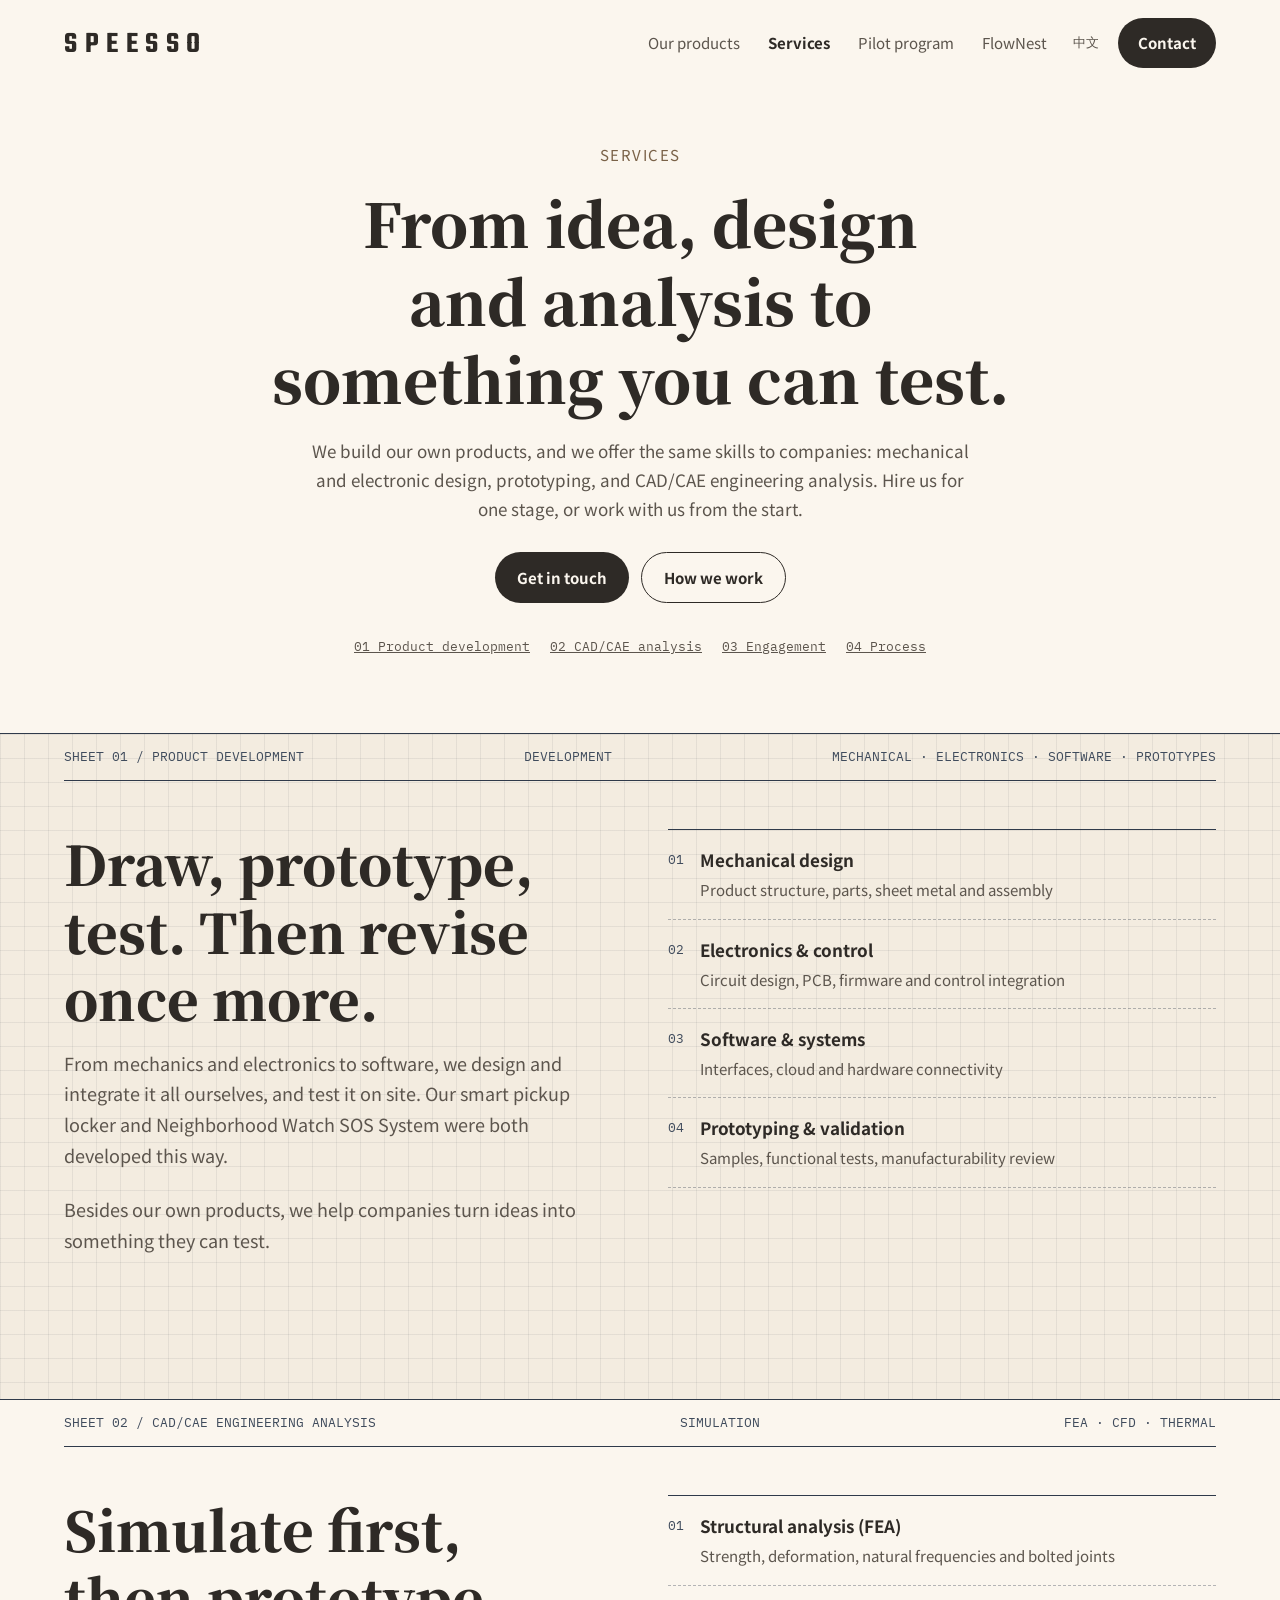
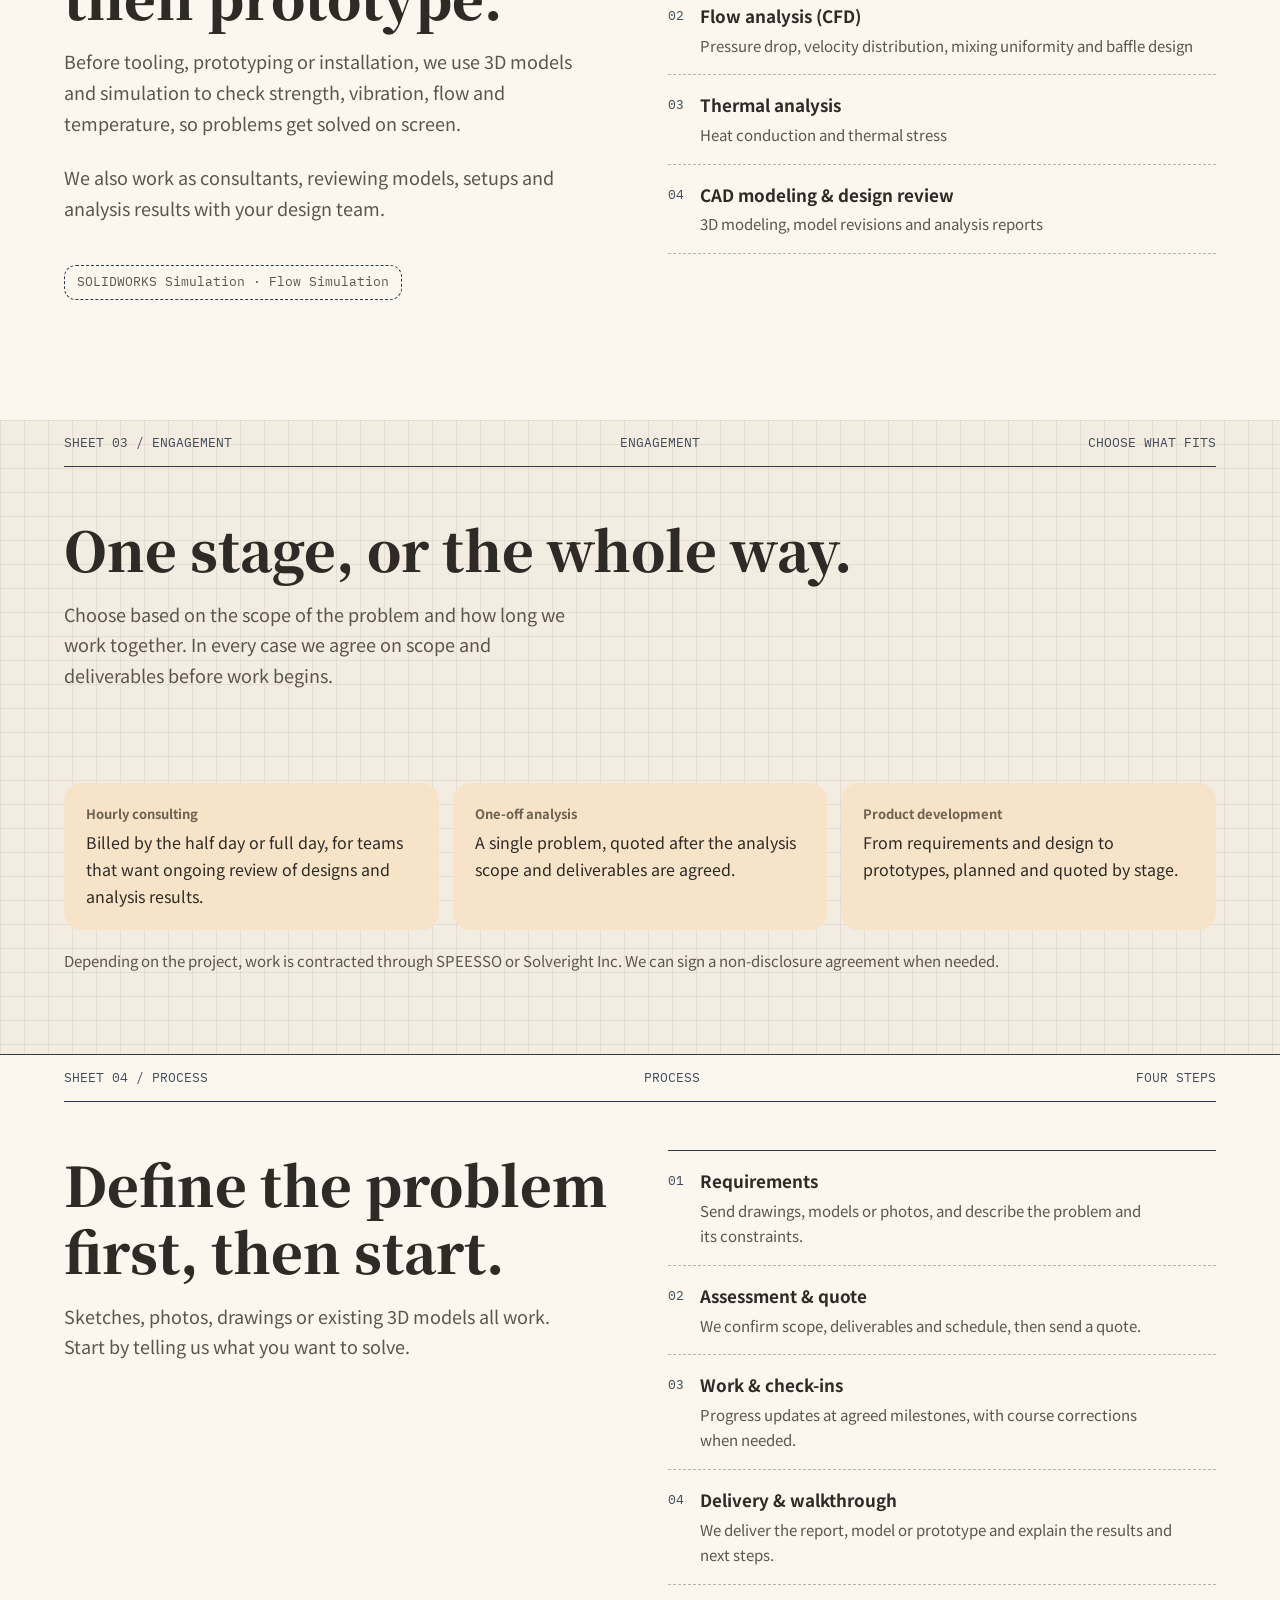
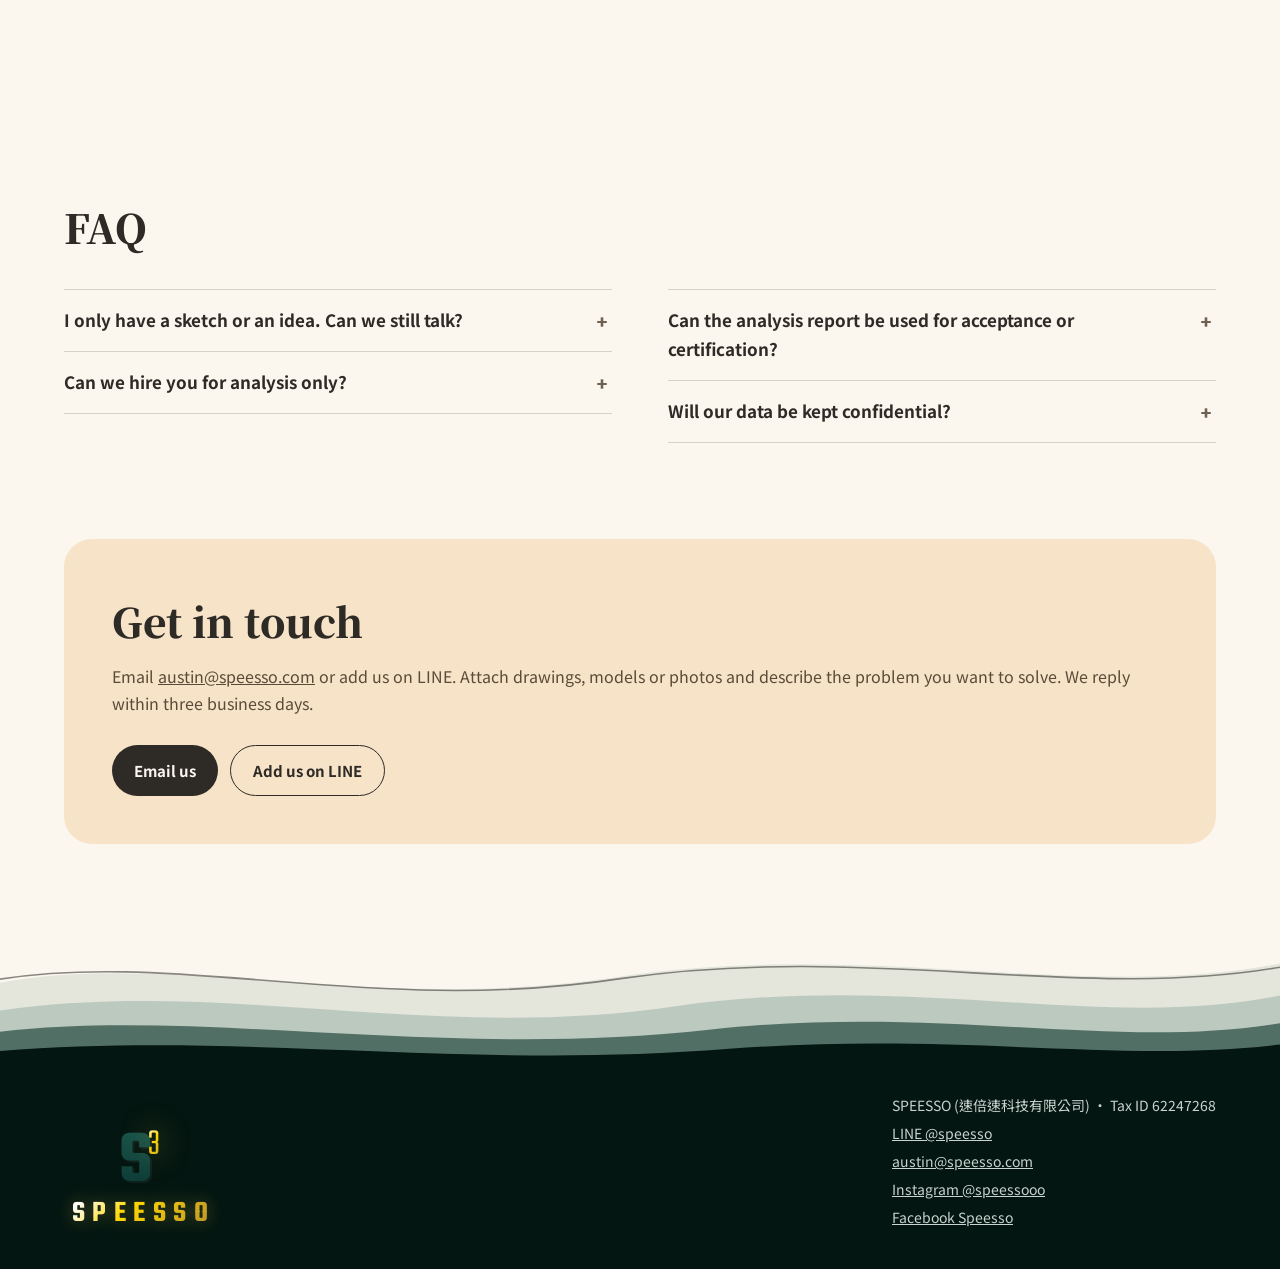
<file: en/services.html>
<!doctype html>
<html lang="en">
<head>
<meta charset="utf-8">
<meta name="viewport" content="width=device-width, initial-scale=1">
<title>Product Development &amp; CAD/CAE Analysis (FEA, CFD, Thermal) | SPEESSO</title>
<meta name="description" content="Product development and CAD/CAE consulting: mechanical design, electronics, prototyping, FEA structural and vibration analysis, CFD flow analysis and thermal analysis.">
<link rel="preconnect" href="https://fonts.googleapis.com">
<link rel="preconnect" href="https://fonts.gstatic.com" crossorigin>
<link href="https://fonts.googleapis.com/css2?family=Noto+Serif+TC:wght@500;900&family=Noto+Sans+TC:wght@400;700&family=DM+Serif+Display&family=IBM+Plex+Mono:wght@400;600&family=Teko:wght@300;600&display=swap" rel="stylesheet">
<link rel="stylesheet" href="../assets/site.css">
<link rel="icon" type="image/svg+xml" href="../favicon.svg">
<link rel="alternate" hreflang="zh-Hant" href="https://speesso.com/services.html">
<link rel="alternate" hreflang="en" href="https://speesso.com/en/services.html">
<link rel="alternate" hreflang="x-default" href="https://speesso.com/services.html">
<meta property="og:title" content="Product Development &amp; CAD/CAE Analysis (FEA, CFD, Thermal) | SPEESSO">
<meta property="og:description" content="Product development and CAD/CAE consulting: mechanical design, electronics, prototyping, FEA structural and vibration analysis, CFD flow analysis and thermal analysis.">
<meta property="og:type" content="website">
<meta property="og:url" content="https://speesso.com/en/services.html">
<style>
  .sv-acts { display: flex; flex-wrap: wrap; justify-content: center; gap: 12px; margin-top: 28px; }
  .sv-acts .btn { margin: 0; }
  .sv-jump { display: flex; flex-wrap: wrap; justify-content: center; gap: 8px 20px; margin: 22px 0 0; padding: 0; list-style: none; font-family: var(--mono); font-size: 13px; }
  .sv-jump a { display: inline-flex; align-items: center; min-height: 44px; color: var(--ink-2); }
  .p-sec { scroll-margin-top: 8px; }
  .lead + .lead { margin-top: 12px; }
  .sv-deal { margin-top: 28px; }
  .sv-note { margin: 18px 0 0; font-size: 15px; color: var(--ink-2); }
  .sv-tool { display: inline-block; margin-top: 18px; padding: 6px 12px; border: 1px dashed var(--line); border-radius: 12px; line-height: 1.6; font-family: var(--mono); font-size: 13px; color: var(--ink-2); }
</style>
<link rel="canonical" href="https://speesso.com/en/services.html">
<meta property="og:site_name" content="SPEESSO">
<meta property="og:locale" content="en_US">
<meta property="og:locale:alternate" content="zh_TW">
<meta property="og:image" content="https://speesso.com/assets/og/og-en.png">
<meta property="og:image:width" content="1200">
<meta property="og:image:height" content="630">
<meta name="twitter:card" content="summary_large_image">
<script type="application/ld+json">{"@context":"https://schema.org","@graph":[{"@type":"Organization","@id":"https://speesso.com/#org","name":"速倍速科技有限公司","alternateName":["SPEESSO","Speesso"],"url":"https://speesso.com/","email":"austin@speesso.com","taxID":"62247268","address":{"@type":"PostalAddress","addressCountry":"TW"},"sameAs":["https://www.instagram.com/speessooo/","https://www.facebook.com/profile.php?id=61586292744102","https://line.me/R/ti/p/@speesso"],"knowsAbout":["產品設計開發","機構設計","電子控制","原型開發","CAD","CAE","FEA","CFD","熱分析","SOLIDWORKS Simulation","SOLIDWORKS Flow Simulation"]},{"@type":"WebPage","@id":"https://speesso.com/en/services.html#webpage","url":"https://speesso.com/en/services.html","name":"Product Development & CAD/CAE Analysis (FEA, CFD, Thermal) | SPEESSO","description":"Product development and CAD/CAE consulting: mechanical design, electronics, prototyping, FEA structural and vibration analysis, CFD flow analysis and thermal analysis.","inLanguage":"en","isPartOf":{"@id":"https://speesso.com/#website"},"about":{"@id":"https://speesso.com/#org"}},{"@type":"BreadcrumbList","itemListElement":[{"@type":"ListItem","position":1,"name":"Home","item":"https://speesso.com/en/"},{"@type":"ListItem","position":2,"name":"Services","item":"https://speesso.com/en/services.html"}]},{"@type":"Service","name":"Product development","description":"Mechanical design, electronics and control, software and systems, prototyping and validation","serviceType":"Product development","provider":{"@id":"https://speesso.com/#org"},"areaServed":{"@type":"Country","name":"Taiwan"},"url":"https://speesso.com/en/services.html"},{"@type":"Service","name":"CAD/CAE engineering analysis","description":"Structural analysis (FEA), flow analysis (CFD), thermal analysis, CAD modeling and design review","serviceType":"CAD/CAE engineering analysis","provider":{"@id":"https://speesso.com/#org"},"areaServed":{"@type":"Country","name":"Taiwan"},"url":"https://speesso.com/en/services.html"},{"@type":"FAQPage","@id":"https://speesso.com/en/services.html#faq","mainEntity":[{"@type":"Question","name":"I only have a sketch or an idea. Can we still talk?","acceptedAnswer":{"@type":"Answer","text":"Yes. Sketches, photos or a written description are fine. We confirm the requirements with you first, then assess scope and send a quote."}},{"@type":"Question","name":"Can we hire you for analysis only?","acceptedAnswer":{"@type":"Answer","text":"Yes. We can analyze your existing 3D models, or review the setup and results of analyses your own team has run."}},{"@type":"Question","name":"Can the analysis report be used for acceptance or certification?","acceptedAnswer":{"@type":"Answer","text":"The report supports design decisions and improvements. It is not a third-party acceptance or certification document."}},{"@type":"Question","name":"Will our data be kept confidential?","acceptedAnswer":{"@type":"Answer","text":"We can sign a non-disclosure agreement before you share any data."}}]}]}</script>
</head>
<body>

<header>
  <nav class="wrap nav" aria-label="Main menu">
    <a class="logo" href="index.html">SPEESSO</a>
    <div class="nav-links">
      <a class="nav-hide-sm" href="index.html#story">Our products</a>
      <a class="nav-hide-sm" href="services.html" aria-current="page">Services</a>
      <a class="nav-hide-sm" href="partners.html">Pilot program</a>
      <a class="nav-hide-sm" href="flownest.html">FlowNest</a>
      <a class="lang" href="../services.html" lang="zh-Hant" hreflang="zh-Hant">中文</a>
      <a class="btn btn-ink" href="#apply">Contact</a>
    </div>
  </nav>
</header>

<main>

  <section class="wrap p-hero">
    <p class="eyebrow">SERVICES</p>
    <h1>From idea, design and analysis to something you can test.</h1>
    <p class="sub">We build our own products, and we offer the same skills to companies: mechanical and electronic design, prototyping, and CAD/CAE engineering analysis. Hire us for one stage, or work with us from the start.</p>
    <div class="sv-acts">
      <a class="btn btn-ink" href="#apply">Get in touch</a>
      <a class="btn btn-line" href="#how">How we work</a>
    </div>
    <ul class="sv-jump">
      <li><a href="#dev">01 Product development</a></li>
      <li><a href="#cae">02 CAD/CAE analysis</a></li>
      <li><a href="#how">03 Engagement</a></li>
      <li><a href="#flow">04 Process</a></li>
    </ul>
  </section>

  <section class="sheet p-sec" id="dev">
    <div class="wrap">
      <div class="titleblock"><span>SHEET 01 / PRODUCT DEVELOPMENT</span><span>DEVELOPMENT</span><span>MECHANICAL · ELECTRONICS · SOFTWARE · PROTOTYPES</span></div>
      <div class="p-grid">
        <div class="p-main">
          <h2>Draw, prototype, test. Then revise once more.</h2>
          <p class="lead">From mechanics and electronics to software, we design and integrate it all ourselves, and test it on site. Our smart pickup locker and Neighborhood Watch SOS System were both developed this way.</p>
          <p class="lead">Besides our own products, we help companies turn ideas into something they can test.</p>
        </div>
        <div class="p-side">
          <ol class="specs">
            <li><span class="n">01</span><div><b>Mechanical design</b><p>Product structure, parts, sheet metal and assembly</p></div></li>
            <li><span class="n">02</span><div><b>Electronics &amp; control</b><p>Circuit design, PCB, firmware and control integration</p></div></li>
            <li><span class="n">03</span><div><b>Software &amp; systems</b><p>Interfaces, cloud and hardware connectivity</p></div></li>
            <li><span class="n">04</span><div><b>Prototyping &amp; validation</b><p>Samples, functional tests, manufacturability review</p></div></li>
          </ol>
        </div>
      </div>
    </div>
  </section>

  <section class="p-sec" id="cae">
    <div class="wrap">
      <div class="titleblock"><span>SHEET 02 / CAD/CAE ENGINEERING ANALYSIS</span><span>SIMULATION</span><span>FEA · CFD · THERMAL</span></div>
      <div class="p-grid">
        <div class="p-main">
          <h2>Simulate first, then prototype.</h2>
          <p class="lead">Before tooling, prototyping or installation, we use 3D models and simulation to check strength, vibration, flow and temperature, so problems get solved on screen.</p>
          <p class="lead">We also work as consultants, reviewing models, setups and analysis results with your design team.</p>
          <span class="sv-tool">SOLIDWORKS Simulation · Flow Simulation</span>
        </div>
        <div class="p-side">
          <ol class="specs">
            <li><span class="n">01</span><div><b>Structural analysis (FEA)</b><p>Strength, deformation, natural frequencies and bolted joints</p></div></li>
            <li><span class="n">02</span><div><b>Flow analysis (CFD)</b><p>Pressure drop, velocity distribution, mixing uniformity and baffle design</p></div></li>
            <li><span class="n">03</span><div><b>Thermal analysis</b><p>Heat conduction and thermal stress</p></div></li>
            <li><span class="n">04</span><div><b>CAD modeling &amp; design review</b><p>3D modeling, model revisions and analysis reports</p></div></li>
          </ol>
        </div>
      </div>
    </div>
  </section>

  <section class="sheet p-sec" id="how">
    <div class="wrap">
      <div class="titleblock"><span>SHEET 03 / ENGAGEMENT</span><span>ENGAGEMENT</span><span>CHOOSE WHAT FITS</span></div>
      <div class="p-grid">
        <div class="p-main">
          <h2>One stage, or the whole way.</h2>
          <p class="lead">Choose based on the scope of the problem and how long we work together. In every case we agree on scope and deliverables before work begins.</p>
        </div>
      </div>
      <div class="deal deal-lg sv-deal">
        <div><b>Hourly consulting</b><p>Billed by the half day or full day, for teams that want ongoing review of designs and analysis results.</p></div>
        <div><b>One-off analysis</b><p>A single problem, quoted after the analysis scope and deliverables are agreed.</p></div>
        <div><b>Product development</b><p>From requirements and design to prototypes, planned and quoted by stage.</p></div>
      </div>
      <p class="sv-note">Depending on the project, work is contracted through SPEESSO or Solveright Inc. We can sign a non-disclosure agreement when needed.</p>
    </div>
  </section>

  <section class="p-sec" id="flow">
    <div class="wrap">
      <div class="titleblock"><span>SHEET 04 / PROCESS</span><span>PROCESS</span><span>FOUR STEPS</span></div>
      <div class="p-grid">
        <div class="p-main">
          <h2>Define the problem first, then start.</h2>
          <p class="lead">Sketches, photos, drawings or existing 3D models all work. Start by telling us what you want to solve.</p>
        </div>
        <div class="p-side">
          <ol class="specs">
            <li><span class="n">01</span><div><b>Requirements</b><p>Send drawings, models or photos, and describe the problem and its constraints.</p></div></li>
            <li><span class="n">02</span><div><b>Assessment &amp; quote</b><p>We confirm scope, deliverables and schedule, then send a quote.</p></div></li>
            <li><span class="n">03</span><div><b>Work &amp; check-ins</b><p>Progress updates at agreed milestones, with course corrections when needed.</p></div></li>
            <li><span class="n">04</span><div><b>Delivery &amp; walkthrough</b><p>We deliver the report, model or prototype and explain the results and next steps.</p></div></li>
          </ol>
        </div>
      </div>
    </div>
  </section>

  <section class="wrap faq">
    <h2>FAQ</h2>
    <div class="faq-grid">
      <div>
        <details><summary>I only have a sketch or an idea. Can we still talk?</summary><p>Yes. Sketches, photos or a written description are fine. We confirm the requirements with you first, then assess scope and send a quote.</p></details>
        <details><summary>Can we hire you for analysis only?</summary><p>Yes. We can analyze your existing 3D models, or review the setup and results of analyses your own team has run.</p></details>
      </div>
      <div>
        <details><summary>Can the analysis report be used for acceptance or certification?</summary><p>The report supports design decisions and improvements. It is not a third-party acceptance or certification document.</p></details>
        <details><summary>Will our data be kept confidential?</summary><p>We can sign a non-disclosure agreement before you share any data.</p></details>
      </div>
    </div>
  </section>

  <section class="wrap apply" id="apply">
    <div class="apply-card">
      <div class="apply-head">
        <h2>Get in touch</h2>
        <p>Email <a href="mailto:austin@speesso.com">austin@speesso.com</a> or add us on LINE. Attach drawings, models or photos and describe the problem you want to solve. We reply within three business days.</p>
      </div>
      <div class="sv-acts" style="justify-content:flex-start;margin-top:0">
        <a class="btn btn-ink" href="mailto:austin@speesso.com">Email us</a>
        <a class="btn btn-line" href="https://line.me/R/ti/p/@speesso">Add us on LINE</a>
      </div>
    </div>
  </section>

</main>

<svg class="foot-wave" viewBox="0 0 1440 120" preserveAspectRatio="none" aria-hidden="true">
  <path class="w1" d="M0 40 C200 10 420 70 700 34 C980 0 1220 58 1440 22 V120 H0 Z"/>
  <path class="edge" d="M-10 38 C200 8 420 72 700 36 C980 2 1220 60 1450 24"/>
  <path class="w2" d="M0 66 C260 36 480 96 760 62 C1030 30 1240 86 1440 52 V120 H0 Z"/>
  <path class="w3" d="M0 86 C230 64 500 112 800 84 C1060 60 1250 104 1440 78 V120 H0 Z"/>
  <path class="front" d="M0 104 C280 86 520 122 820 102 C1080 86 1260 116 1440 98 V120 H0 Z"/>
</svg>
<footer class="footer">
  <div class="wrap">
    <a class="lockup" href="index.html" aria-label="SPEESSO home">
      <span class="s3" aria-hidden="true"><span class="s-part">S</span><span class="sup-3">3</span></span>
      <span class="brand-text">SPEESSO</span>
    </a>
    <div class="info">
      <span>SPEESSO (速倍速科技有限公司) · Tax ID 62247268</span>
      <a href="https://line.me/R/ti/p/@speesso">LINE @speesso</a>
      <a href="mailto:austin@speesso.com">austin@speesso.com</a>
      <a href="https://www.instagram.com/speessooo/">Instagram @speessooo</a>
      <a href="https://www.facebook.com/profile.php?id=61586292744102">Facebook Speesso</a>
    </div>
  </div>
</footer>

</body>
</html>
</file>
<file: assets/site.css>
/* SPEESSO 風格 C 為主、A 為輔 — 共用設計設定（網站與社群圖卡共用） */
:root {
  /* C：生活、溫度 */
  --paper: #FBF6EE;      /* 米白底 */
  --ink: #2E2A26;        /* 主文字 */
  --ink-2: #5C554D;      /* 次文字 */
  --ink-3: #6E6152;      /* 註記文字（對比 ≥ 4.5:1） */
  --latte: #F6E3C8;      /* 取餐櫃 奶茶卡 */
  --latte-line: #B89A78;
  --night: #2F3A4A;      /* SOS 夜藍卡 */
  --night-text: #F3EEE6;
  --night-2: #C3CBD6;
  --gold: #F7C873;       /* SOS 強調 */
  /* A：工程、證據 */
  --sheet: #F3ECE0;      /* 圖紙底 */
  --grid: rgba(47, 58, 74, 0.08);
  --line: #2F3A4A;       /* 圖框線 */
  --mono-ink: #3F4B5C;

  /* 品牌標準（BRAND DNA\SPEESSO STANDARD LOGO_V0.html） */
  --brand: 'Teko', sans-serif;
  --logo-tracking: 0.25em;
  --speesso-forest: #041611;
  --speesso-forest-light: #0d3d36;
  --speesso-gold-dazzle: linear-gradient(135deg, #FFFFFF 10%, #FFD700 40%, #B48E2F 100%);
  --glow: rgba(252, 211, 77, 0.6);

  --serif: 'Noto Serif TC', serif;
  --sans: 'Noto Sans TC', sans-serif;
  --num: 'DM Serif Display', serif;
  --mono: 'IBM Plex Mono', monospace;
}

* { box-sizing: border-box; }
html { -webkit-text-size-adjust: 100%; }
body { margin: 0; background: var(--paper); color: var(--ink); font-family: var(--sans); line-height: 1.7; }
a { color: inherit; }
img { max-width: 100%; display: block; }

/* 中文斷行：片語不拆開，避免標題最後一行只剩一個字 */
.ph { display: inline-block; }
h1, h2, h3 { text-wrap: balance; }
p, dd, li { text-wrap: pretty; }

.wrap { max-width: 1200px; margin: 0 auto; padding-left: 24px; padding-right: 24px; }

/* 導覽 */
.nav { display: flex; flex-wrap: wrap; justify-content: space-between; align-items: center; gap: 8px; padding-top: 18px; padding-bottom: 18px; }
/* SPEESSO 標準字形（依 BRAND DNA\SPEESSO STANDARD LOGO_V0：Teko 600、字距 0.25em） */
.logo { font-family: var(--brand); font-weight: 600; font-size: 30px; line-height: 1; letter-spacing: var(--logo-tracking); text-decoration: none; color: var(--ink); padding-top: 4px; }
.nav-links { display: flex; flex-wrap: wrap; align-items: center; gap: 4px; font-size: 15px; }
.nav-links a { padding: 12px 12px; min-height: 44px; display: inline-flex; align-items: center; text-decoration: none; color: var(--ink-2); }
.nav-links a[aria-current="page"] { color: var(--ink); font-weight: 700; }
/* 語言切換（中文頁顯示 EN，英文頁顯示 中文） */
.nav-links a.lang { font-family: var(--mono); font-size: 13px; letter-spacing: .04em; padding-left: 10px; padding-right: 10px; }
.nav-links a.btn-ink { color: var(--paper); padding: 12px 20px; margin-left: 4px; }
/* 860px 以下收起文字連結（英文版約需 800px 才排得下一行），只留語言切換與主按鈕 */
@media (max-width: 860px) {
  .nav-links a.nav-hide-sm { display: none; }
}
@media (max-width: 480px) {
  .nav-links a { padding: 12px 8px; }
  .nav-links a.btn-ink { padding: 10px 16px; }
}

/* 按鈕 */
.btn { display: inline-flex; align-items: center; justify-content: center; min-height: 48px; padding: 12px 22px; border-radius: 999px; font-size: 15px; font-weight: 700; text-decoration: none; }
.btn-ink { background: var(--ink); color: var(--paper); }
.btn-gold { background: var(--gold); color: var(--night); }
.btn-line { border: 1.5px solid var(--ink); color: var(--ink); }
.btn:hover { filter: brightness(1.08); }

/* 圖片位 */
.ph-box { border: 1.5px dashed var(--latte-line); border-radius: 18px; display: flex; align-items: center; justify-content: center; text-align: center; padding: 16px; font-size: 14px; color: var(--ink-3); }

/* ---------- C：Hero ---------- */
.hero { text-align: center; padding-top: 56px; padding-bottom: 32px; }
.eyebrow { margin: 0 0 16px; font-size: 15px; letter-spacing: 0.1em; color: #7A6248; }
.hero h1 { margin: 0 auto; max-width: 860px; font-family: var(--serif); font-weight: 900; font-size: clamp(34px, 5.6vw, 64px); line-height: 1.3; }

.moments { display: grid; grid-template-columns: repeat(auto-fit, minmax(min(100%, 340px), 1fr)); gap: 24px; padding-top: 24px; padding-bottom: 72px; }
.moment { border-radius: 28px; padding: clamp(28px, 4vw, 44px); display: flex; flex-direction: column; gap: 20px; }
.moment .time { margin: 0; font-family: var(--num); font-size: clamp(76px, 10vw, 128px); line-height: 1; }
.moment .line { margin: 0; font-family: var(--serif); font-weight: 500; font-size: clamp(21px, 2.4vw, 26px); line-height: 1.55; }
.moment .ph-box { height: 180px; }
.moment .foot { display: flex; flex-wrap: wrap; justify-content: space-between; align-items: center; gap: 14px; }
.moment .foot p { margin: 0; font-size: 15px; }
.m-latte { background: var(--latte); }
.m-latte .foot p { color: #5C4A38; }
.m-night { background: var(--night); color: var(--night-text); }
.m-night .time { color: var(--gold); }
.m-night .ph-box { border-color: #6F7E93; color: var(--night-2); }
.m-night .foot p { color: var(--night-2); }

/* C：我們是誰 */
.story { display: grid; grid-template-columns: repeat(auto-fit, minmax(min(100%, 320px), 1fr)); gap: 32px 56px; padding-top: 40px; padding-bottom: 88px; align-items: start; }
.story h2 { margin: 0; font-family: var(--serif); font-weight: 900; font-size: clamp(28px, 3.6vw, 40px); line-height: 1.4; }
.story p { margin: 0 0 16px; font-size: 17px; color: var(--ink-2); }
.story .ph-box { height: 240px; margin-top: 8px; }

/* ---------- A：圖紙區 ---------- */
.sheet { background-color: var(--sheet); background-image: linear-gradient(var(--grid) 1px, transparent 1px), linear-gradient(90deg, var(--grid) 1px, transparent 1px); background-size: 24px 24px; border-top: 1px solid var(--line); border-bottom: 1px solid var(--line); }
.titleblock { display: flex; flex-wrap: wrap; gap: 6px 24px; justify-content: space-between; font-family: var(--mono); font-size: 13px; color: var(--mono-ink); border-bottom: 1px solid var(--line); padding: 12px 0; }
.sheet-head { padding-top: 56px; padding-bottom: 32px; }
.sheet-head h2 { margin: 0; font-family: var(--serif); font-weight: 900; font-size: clamp(28px, 3.6vw, 40px); line-height: 1.4; }
.sheet-head p { margin: 12px 0 0; max-width: 620px; color: var(--ink-2); font-size: 17px; }

.caps { display: grid; grid-template-columns: repeat(auto-fit, minmax(min(100%, 250px), 1fr)); border: 1px solid var(--line); background: rgba(251, 246, 238, 0.7); margin-bottom: 72px; }
.cap { padding: 22px 22px 26px; border-right: 1px solid var(--line); border-bottom: 1px solid var(--line); margin: 0 -1px -1px 0; }
.cap .no { font-family: var(--mono); font-size: 12px; color: var(--mono-ink); letter-spacing: 0.04em; }
.cap h3 { margin: 10px 0 8px; font-size: 19px; }
.cap p { margin: 0; font-size: 15px; color: var(--ink-2); }

/* 產品規格表 */
.units { display: grid; grid-template-columns: repeat(auto-fit, minmax(min(100%, 380px), 1fr)); gap: 24px; padding-bottom: 88px; }
.unit { border: 1px solid var(--line); background: var(--paper); display: flex; flex-direction: column; }
.unit-bar { display: flex; justify-content: space-between; gap: 12px; padding: 10px 18px; border-bottom: 1px solid var(--line); font-family: var(--mono); font-size: 12px; color: var(--mono-ink); }
.unit-body { padding: 28px 24px 28px; display: flex; flex-direction: column; gap: 18px; flex: 1; }
.unit h3 { margin: 0; font-family: var(--serif); font-weight: 900; font-size: clamp(24px, 2.6vw, 30px); line-height: 1.35; }
.unit .lead { margin: 0; color: var(--ink-2); font-size: 16px; }

.drawing { display: flex; flex-direction: column; align-items: center; gap: 8px; padding: 8px 0 4px; }
.cells { display: flex; gap: 5px; }
.cells span { width: clamp(64px, 18vw, 88px); aspect-ratio: 1; border: 2px solid var(--line); }
.cells span.on { background: var(--latte); }
.dim { width: 100%; max-width: 280px; display: flex; align-items: center; gap: 6px; font-family: var(--mono); font-size: 12px; color: var(--mono-ink); }
.dim::before, .dim::after { content: ""; flex: 1; height: 1px; background: var(--line); }
.flow { display: flex; align-items: center; justify-content: center; gap: 12px; flex-wrap: wrap; font-family: var(--mono); font-size: 12px; }
.flow .btn-sos { width: 64px; height: 64px; border-radius: 50%; border: 2px solid var(--line); background: var(--gold); display: flex; align-items: center; justify-content: center; font-weight: 600; color: var(--night); }
.flow .wire { width: 36px; border-top: 2px dashed var(--line); }
.flow .to { display: flex; flex-direction: column; gap: 6px; }
.flow .to span { padding: 4px 10px; border: 1px solid var(--line); background: var(--paper); font-family: var(--sans); font-size: 13px; }

.spec { margin: 0; display: grid; grid-template-columns: repeat(2, minmax(0, 1fr)); border-top: 1px solid var(--line); }
.spec div { padding: 12px 12px 12px 0; border-bottom: 1px dashed rgba(47, 58, 74, 0.35); }
.spec dt { font-family: var(--mono); font-size: 12px; color: var(--mono-ink); }
.spec dd { margin: 2px 0 0; font-size: 15px; font-weight: 700; }
.todo { color: #9A4A1F; font-weight: 400; }
.unit .btn { align-self: flex-start; margin-top: auto; }

/* 試行條件（C 語氣的三格） */
.deal { display: grid; grid-template-columns: repeat(auto-fit, minmax(min(100%, 150px), 1fr)); gap: 10px; }
.deal div { background: var(--latte); border-radius: 14px; padding: 14px 16px; }
.deal.night div { background: #E4E7EC; }
.deal b { display: block; font-size: 13px; color: var(--ink-3); font-weight: 700; margin-bottom: 4px; }
.deal p { margin: 0; font-size: 15px; }

/* ---------- 工程日誌（社群同步區） ---------- */
.log { padding-top: 88px; padding-bottom: 88px; }
.log-head { display: flex; flex-wrap: wrap; justify-content: space-between; align-items: end; gap: 16px; margin-bottom: 28px; }
.log-head h2 { margin: 0; font-family: var(--serif); font-weight: 900; font-size: clamp(28px, 3.6vw, 40px); line-height: 1.4; }
.log-head p { margin: 6px 0 0; color: var(--ink-2); }
.log-head .acts { display: flex; gap: 10px; flex-wrap: wrap; }
.posts { display: grid; grid-template-columns: repeat(auto-fit, minmax(min(100%, 260px), 1fr)); gap: 20px; }
.post { display: flex; flex-direction: column; gap: 10px; }
.post .ph-box { aspect-ratio: 4 / 5; }
.post .meta { font-family: var(--mono); font-size: 12px; color: var(--mono-ink); }
.post p { margin: 0; font-size: 15px; }

/* ---------- 收尾 ---------- */
.close { text-align: center; padding-top: 24px; padding-bottom: 96px; }
.close p.big { margin: 0 auto; max-width: 760px; font-family: var(--serif); font-size: clamp(21px, 2.6vw, 26px); line-height: 1.8; }
.close .acts { margin-top: 28px; display: flex; gap: 12px; justify-content: center; flex-wrap: wrap; }

/* 頁尾：標準深綠底＋完整 S³ SPEESSO 標誌 */
.footer { background: var(--speesso-forest); color: #C9D3CF; }
.footer .wrap { display: flex; flex-wrap: wrap; justify-content: space-between; align-items: flex-end; gap: 24px; padding-top: 48px; padding-bottom: 40px; font-size: 14px; }
.footer .info { display: flex; flex-direction: column; gap: 4px; }
.footer .info a { color: #C9D3CF; }
.lockup { display: flex; flex-direction: column; align-items: center; text-decoration: none; }
.lockup .s3 { font-family: var(--brand); font-size: 76px; line-height: 0.8; display: inline-block; }
.lockup .s-part { background: linear-gradient(180deg, #1d5c51 0%, var(--speesso-forest-light) 70%); -webkit-background-clip: text; background-clip: text; -webkit-text-fill-color: transparent; font-weight: 600; filter: drop-shadow(2px 2px 0 rgba(255, 255, 255, 0.05)); }
.lockup .sup-3 { background: var(--speesso-gold-dazzle); -webkit-background-clip: text; background-clip: text; -webkit-text-fill-color: transparent; font-size: 0.5em; vertical-align: super; margin-left: -0.12em; font-weight: 300; filter: drop-shadow(0 0 14px var(--glow)); }
.lockup .brand-text { font-family: var(--brand); font-weight: 600; font-size: 30px; line-height: 1; letter-spacing: var(--logo-tracking); padding-left: var(--logo-tracking); margin-top: 6px; background: var(--speesso-gold-dazzle); -webkit-background-clip: text; background-clip: text; -webkit-text-fill-color: transparent; filter: drop-shadow(0 0 8px rgba(252, 211, 77, 0.3)); }

/* ================= 首頁 v2（精簡） ================= */
.h-hero { padding-top: 64px; padding-bottom: 48px; }
.h-hero h1 { margin: 0; font-family: var(--serif); font-weight: 900; font-size: clamp(38px, 6.4vw, 76px); line-height: 1.22; }
.h-hero .sub { margin: 22px 0 0; max-width: 620px; font-size: clamp(17px, 1.6vw, 19px); color: var(--ink-2); }
.h-acts { margin-top: 30px; display: flex; flex-wrap: wrap; gap: 12px; }

.prods { display: grid; grid-template-columns: repeat(auto-fit, minmax(min(100%, 340px), 1fr)); gap: 24px; padding-bottom: 96px; }
.prod { text-decoration: none; color: var(--ink); transition: transform .15s ease; }
.prod.m-night { color: var(--night-text); }
.prod:hover { transform: translateY(-3px); }
.prod:focus-visible { outline: 3px solid var(--night); outline-offset: 3px; }
.prod .time { font-size: clamp(64px, 8vw, 104px); }
.prod .line { font-size: clamp(19px, 2vw, 23px); }
.prod-info { border-top: 1px solid rgba(46, 42, 38, 0.2); padding-top: 18px; display: flex; flex-direction: column; gap: 6px; }
.prod-info h2 { margin: 0; font-size: 19px; font-weight: 700; }
.prod-info p { margin: 0; font-size: 15px; }
.prod-info .fact { margin-top: 8px; font-family: var(--mono); font-size: 13px; }
.prod .more { margin-top: auto; min-height: 44px; display: inline-flex; align-items: center; font-weight: 700; font-size: 15px; }
.prod:hover .more { text-decoration: underline; }
.m-latte .prod-info p { color: #5C4A38; }
.m-night .prod-info { border-color: rgba(195, 203, 214, 0.3); }
.m-night .prod-info p { color: var(--night-2); }
.m-night .more { color: var(--gold); }

.h-about { display: grid; grid-template-columns: repeat(auto-fit, minmax(min(100%, 360px), 1fr)); gap: 32px 56px; align-items: center; padding-bottom: 96px; }
.h-about .eyebrow { text-align: left; }
.h-about h2 { margin: 0; font-family: var(--serif); font-weight: 900; font-size: clamp(26px, 3.2vw, 36px); line-height: 1.4; }
.h-about-text p:not(.eyebrow) { margin: 16px 0 0; font-size: 17px; color: var(--ink-2); max-width: 520px; }
.h-about-photo { aspect-ratio: 4 / 3; }
.strip { grid-column: 1 / -1; list-style: none; margin: 0; padding: 0; display: grid; grid-template-columns: repeat(auto-fit, minmax(min(100%, 200px), 1fr)); border-top: 1px solid var(--line); border-bottom: 1px solid var(--line); background-color: var(--sheet); background-image: linear-gradient(var(--grid) 1px, transparent 1px), linear-gradient(90deg, var(--grid) 1px, transparent 1px); background-size: 24px 24px; }
.strip li { display: flex; flex-direction: column; gap: 2px; padding: 18px 20px; }
.strip li + li { border-left: 1px dashed rgba(47, 58, 74, 0.35); }
.strip .no { font-family: var(--mono); font-size: 12px; color: var(--mono-ink); }
.strip b { font-size: 16px; }
.strip span:last-child { font-size: 14px; color: var(--ink-2); }
@media (max-width: 480px) { .strip li + li { border-left: 0; border-top: 1px dashed rgba(47, 58, 74, 0.35); } }

.h-close { text-align: center; padding-top: 16px; padding-bottom: 96px; }
.h-close .big { margin: 0 auto 28px; max-width: 760px; font-family: var(--serif); font-size: clamp(21px, 2.6vw, 26px); line-height: 1.8; }

/* 首頁：試行入口卡 */
.entry { text-decoration: none; color: inherit; transition: transform .15s ease, box-shadow .15s ease; }
.entry:hover { transform: translateY(-2px); box-shadow: 6px 6px 0 var(--line); }
.entry:focus-visible { outline: 3px solid var(--night); outline-offset: 3px; }
.entry .fact { margin: 0; padding-top: 14px; border-top: 1px solid var(--line); font-size: 15px; font-weight: 700; }
.entry .fact span { font-family: var(--mono); font-size: 12px; font-weight: 400; color: var(--mono-ink); margin-right: 12px; }
.entry .more { margin-top: auto; font-family: var(--mono); font-size: 14px; font-weight: 600; min-height: 44px; display: inline-flex; align-items: center; }
.entry:hover .more { text-decoration: underline; }

/* ================= 合作頁 ================= */
.p-hero { text-align: center; padding-top: 56px; padding-bottom: 64px; }
.p-hero h1 { margin: 0 auto; max-width: 900px; font-family: var(--serif); font-weight: 900; font-size: clamp(32px, 5.2vw, 60px); line-height: 1.3; }
.p-hero .sub { margin: 20px auto 0; max-width: 680px; font-size: 17px; color: var(--ink-2); }
.jump { margin: 40px auto 0; max-width: 760px; display: grid; grid-template-columns: repeat(auto-fit, minmax(min(100%, 260px), 1fr)); gap: 16px; text-align: left; }
.jump-card { display: flex; flex-direction: column; gap: 4px; padding: 22px 26px; border-radius: 22px; text-decoration: none; min-height: 44px; }
.jump-card .k { font-family: var(--serif); font-weight: 900; font-size: 22px; }
.jump-card .v { font-size: 14px; }
.jump-card .k::after { content: " ↓"; font-family: var(--mono); font-weight: 400; }
.j-latte { background: var(--latte); }
.j-latte .v { color: #5C4A38; }
.j-night { background: var(--night); color: var(--night-text); }
.j-night .k { color: var(--gold); }
.j-night .v { color: var(--night-2); }

.p-sec { padding-bottom: 80px; scroll-margin-top: 8px; }
.p-sec + .p-sec { border-top: 0; }
.p-grid { display: grid; grid-template-columns: repeat(auto-fit, minmax(min(100%, 420px), 1fr)); gap: 32px 56px; padding-top: 48px; padding-bottom: 40px; align-items: start; }
.p-main h2 { margin: 0; font-family: var(--serif); font-weight: 900; font-size: clamp(34px, 4.6vw, 54px); line-height: 1.25; }
.p-main .lead { margin: 16px 0 24px; font-size: 18px; color: var(--ink-2); max-width: 520px; }
.p-photo { aspect-ratio: 4 / 3; background: rgba(251, 246, 238, 0.6); }
.p-side .drawing { padding: 8px 0 28px; }
.mini { margin: 0 0 14px; font-family: var(--mono); font-size: 13px; font-weight: 600; letter-spacing: 0.06em; color: var(--mono-ink); }
.specs { list-style: none; margin: 0; padding: 0; border-top: 1px solid var(--line); }
.specs li { display: flex; gap: 16px; padding: 16px 0; border-bottom: 1px dashed rgba(47, 58, 74, 0.35); }
.specs .n { font-family: var(--mono); font-size: 13px; color: var(--mono-ink); padding-top: 3px; }
.specs b { font-size: 17px; }
.specs p { margin: 2px 0 0; font-size: 15px; color: var(--ink-2); }
.deal-lg { grid-template-columns: repeat(auto-fit, minmax(min(100%, 240px), 1fr)); gap: 14px; }
.deal-lg div { padding: 20px 22px; border-radius: 18px; }
.deal-lg p { font-size: 16px; }
.p-cta { margin-top: 28px; display: flex; flex-wrap: wrap; align-items: center; gap: 16px 32px; }
.quota { margin: 0; display: flex; flex-wrap: wrap; gap: 8px 32px; }
.quota dt { font-family: var(--mono); font-size: 12px; color: var(--mono-ink); }
.quota dd { margin: 0; font-family: var(--serif); font-weight: 900; font-size: 24px; }
.p-cta .note { margin: 0; flex: 1 1 240px; color: var(--ink-2); font-size: 15px; }
.p-cta .btn { margin-left: auto; }

/* SOS 區：夜藍底 */
.p-night { background: var(--night); color: var(--night-text); }
.p-night .titleblock { color: var(--night-2); border-color: rgba(195, 203, 214, 0.5); }
.p-night .p-main .lead, .p-night .specs p, .p-night .p-cta .note { color: var(--night-2); }
.p-night .mini, .p-night .specs .n, .p-night .quota dt { color: var(--night-2); }
.p-night .specs { border-color: rgba(195, 203, 214, 0.6); }
.p-night .specs li { border-color: rgba(195, 203, 214, 0.3); }
.p-night .p-photo { background: transparent; border-color: #6F7E93; color: var(--night-2); }
.p-night .flow .btn-sos { border-color: var(--gold); }
.p-night .flow .wire { border-color: var(--gold); }
.p-night .flow .to span { background: transparent; border-color: var(--night-2); color: var(--night-text); }
.p-night .todo { color: #F2B48C; }
.deal-night div { background: rgba(243, 238, 230, 0.08); border: 1px solid rgba(195, 203, 214, 0.3); }
.deal-night b { color: var(--night-2); }

/* 常見問題 */
.faq { padding-top: 88px; padding-bottom: 40px; }
.faq h2 { margin: 0 0 28px; font-family: var(--serif); font-weight: 900; font-size: clamp(28px, 3.6vw, 40px); }
.faq-grid { display: grid; grid-template-columns: repeat(auto-fit, minmax(min(100%, 340px), 1fr)); gap: 24px 56px; }
.faq-who { margin: 0 0 8px; font-family: var(--mono); font-size: 13px; font-weight: 600; color: var(--mono-ink); }
details { border-top: 1px solid rgba(46, 42, 38, 0.18); }
details:last-child { border-bottom: 1px solid rgba(46, 42, 38, 0.18); }
summary { cursor: pointer; list-style: none; padding: 16px 32px 16px 0; min-height: 44px; position: relative; font-size: 17px; font-weight: 700; }
summary::-webkit-details-marker { display: none; }
summary::after { content: "+"; position: absolute; right: 4px; top: 14px; font-family: var(--mono); font-size: 20px; color: var(--ink-3); }
details[open] summary::after { content: "−"; }
details p { margin: 0 0 18px; color: var(--ink-2); }

/* 表單 */
.apply { padding-top: 56px; padding-bottom: 96px; scroll-margin-top: 8px; }
.apply-card { background: var(--latte); border-radius: 28px; padding: clamp(24px, 4vw, 48px); }
.apply-head h2 { margin: 0; font-family: var(--serif); font-weight: 900; font-size: clamp(28px, 3.6vw, 40px); }
.apply-head p { margin: 8px 0 28px; color: #5C4A38; }
.form { display: grid; grid-template-columns: repeat(auto-fit, minmax(min(100%, 280px), 1fr)); gap: 18px 24px; }
.f-item, .f-wide { grid-column: 1 / -1; }
.f-item { border: 0; margin: 0; padding: 0; display: flex; flex-wrap: wrap; gap: 10px; }
.f-item legend { padding: 0; margin-bottom: 10px; font-size: 15px; font-weight: 700; }
.chip { display: inline-flex; align-items: center; gap: 8px; min-height: 48px; padding: 10px 18px; border: 1.5px solid var(--ink); border-radius: 999px; background: var(--paper); font-size: 15px; cursor: pointer; }
.chip:has(input:checked) { background: var(--ink); color: var(--paper); }
.chip input { accent-color: var(--ink); width: 18px; height: 18px; margin: 0; }
.f { display: flex; flex-direction: column; gap: 6px; font-size: 15px; font-weight: 700; }
.f em { font-style: normal; font-weight: 400; color: var(--ink-3); }
.f input, .f textarea { font: inherit; font-weight: 400; font-size: 16px; color: var(--ink); background: var(--paper); border: 1.5px solid rgba(46, 42, 38, 0.35); border-radius: 12px; padding: 12px 14px; min-height: 48px; }
.f input:focus, .f textarea:focus, .chip:has(input:focus-visible) { outline: 3px solid var(--night); outline-offset: 2px; }
.f-submit { display: flex; flex-wrap: wrap; align-items: center; gap: 12px 20px; }
.f-submit .btn { border: 0; cursor: pointer; font-family: inherit; }
.f-msg { margin: 0; font-size: 15px; }
.f-msg.err { color: #9A2F1F; }
.f-msg.ok { color: #2F5A3A; }
.contact { margin-top: 24px; display: flex; flex-wrap: wrap; gap: 12px 40px; font-size: 17px; }
.contact .k { font-family: var(--mono); font-size: 13px; color: var(--mono-ink); margin-right: 12px; }
.contact div { display: flex; align-items: center; min-height: 44px; }
.contact a { display: inline-flex; align-items: center; min-height: 44px; font-weight: 700; }
.quota dd.todo { font-family: var(--sans); font-weight: 400; font-size: 15px; }

@media (prefers-reduced-motion: reduce) { * { transition: none !important; animation: none !important; } }

/* 頁尾上方的起伏（米白 → 淡灰綠 → 灰綠 → 品牌深綠；頁面配色不同時用 --wave-1～4、--wave-edge 覆寫）。上線版由 build_launch.py 在各頁 footer 前插入同一段 SVG；首頁 L8 自帶 */
.foot-wave { display: block; width: 100%; height: clamp(90px, 10vw, 170px); margin-bottom: -2px; position: relative; z-index: 1; }
.foot-wave .w1 { fill: var(--wave-1, #E4E6DC); }
.foot-wave .w2 { fill: var(--wave-2, #9DB2A8); opacity: var(--wave-2o, .55); }
.foot-wave .w3 { fill: var(--wave-3, #2F5249); opacity: var(--wave-3o, .75); }
.foot-wave .front { fill: var(--wave-4, var(--speesso-forest)); }
.foot-wave .edge { fill: none; stroke: var(--wave-edge, var(--ink)); stroke-width: 1.6; stroke-linecap: round; opacity: .55; vector-effect: non-scaling-stroke; }
.foot-wave + .footer .wrap { padding-top: 28px; }
</file>
<file: assets/flownest.css>
/* FlowNest 產品頁與使用方法頁（疊在 style.css 之上）
   顏色取自 FlowNest 介面：藍綠＝上傳／一致、洋紅＝下載、黃＝兩邊都改過 */
:root {
  --fn-teal: #0A86A8;
  --fn-teal-bg: #E3F2F7;
  --fn-pink: #C8006A;
  --fn-pink-bg: #F9E3EE;
  --fn-amber: #8A6200;
  --fn-amber-bg: #FBF0D2;
  --fn-ui: #F2F2F1;   /* 截圖底色，圖框用 */
}

/* Hero */
.fn-hero { padding-bottom: 40px; }
.fn-icon { display: block; width: 72px; height: 72px; margin: 0 auto 18px; border-radius: 18px; }
.fn-hero .eyebrow { text-align: center; }
.fn-acts { display: flex; flex-wrap: wrap; gap: 12px; justify-content: center; margin-top: 28px; }
.fn-acts .btn { margin: 0; }

/* 影片與截圖框 */
.fn-video { margin: 0 auto; max-width: 960px; padding: 0 24px 72px; }
.fn-video video { display: block; width: 100%; height: auto; aspect-ratio: 16 / 9; background: var(--fn-ui); border: 1px solid var(--line); border-radius: 14px; }
.fn-video figcaption, .shot figcaption { margin-top: 10px; font-size: 14px; color: var(--ink-3); }
.shot { margin: 0; }
.shot img { display: block; width: 100%; height: auto; background: var(--fn-ui); border: 1px solid var(--line); border-radius: 12px; box-shadow: 0 10px 28px rgba(47, 58, 74, 0.10); }
.shot-lg { margin: 8px 0 0; }

/* 痛點三卡 */
.fn-cards { display: grid; grid-template-columns: repeat(auto-fit, minmax(min(100%, 260px), 1fr)); gap: 16px; padding: 32px 0 56px; }
.fn-card { background: var(--paper); border: 1px solid var(--line); border-radius: 16px; padding: 22px 22px 24px; }
.fn-card .k { font-family: var(--mono); font-size: 13px; color: var(--mono-ink); }
.fn-card h3 { margin: 6px 0 8px; font-family: var(--serif); font-weight: 900; font-size: 24px; }
.fn-card p { margin: 0; font-size: 15px; color: var(--ink-2); }

/* 四種狀態 */
.states { list-style: none; margin: 0; padding: 0; border-top: 1px solid var(--line); }
.states li { display: grid; grid-template-columns: 120px 1fr; gap: 14px; align-items: baseline; padding: 14px 0; border-bottom: 1px dashed rgba(47, 58, 74, 0.35); }
.states p { margin: 0; font-size: 15px; color: var(--ink-2); }
.chip-s { display: inline-block; padding: 3px 10px; border-radius: 999px; font-size: 14px; font-weight: 700; white-space: nowrap; }
.s-ok, .s-up { background: var(--fn-teal-bg); color: var(--fn-teal); }
.s-down { background: var(--fn-pink-bg); color: var(--fn-pink); }
.s-both { background: var(--fn-amber-bg); color: var(--fn-amber); }

.fn-pair { display: grid; grid-template-columns: repeat(auto-fit, minmax(min(100%, 420px), 1fr)); gap: 28px 40px; padding: 16px 0 8px; }

/* 試用 */
.fn-steps { counter-reset: s; }
.fn-trial .p-cta .btn { margin-top: 0; }
.fn-trial .p-cta .note a { color: inherit; }

/* 使用方法頁 */
.g-toc { display: flex; flex-wrap: wrap; gap: 8px; justify-content: center; margin-top: 28px; padding: 0; list-style: none; }
.g-toc a { display: inline-block; padding: 8px 14px; border: 1px solid var(--line); border-radius: 999px; font-size: 14px; color: var(--ink); text-decoration: none; background: var(--paper); }
.g-toc a:hover { background: var(--latte); }
.g-sec { padding-top: 56px; padding-bottom: 56px; border-top: 1px solid rgba(47, 58, 74, 0.25); scroll-margin-top: 8px; }
.g-sec:first-of-type { border-top: 0; }
.g-head { display: flex; gap: 16px; align-items: baseline; }
.g-head .n { font-family: var(--mono); font-size: 14px; color: var(--mono-ink); }
.g-head h2 { margin: 0; font-family: var(--serif); font-weight: 900; font-size: clamp(26px, 3.4vw, 36px); line-height: 1.35; }
.g-body { display: grid; grid-template-columns: minmax(0, 5fr) minmax(0, 7fr); gap: 28px 48px; align-items: start; margin-top: 20px; }
.g-body.solo { grid-template-columns: minmax(0, 1fr); max-width: 760px; }
.g-text > p { margin: 0 0 14px; font-size: 16px; color: var(--ink-2); }
.g-text ol, .g-text ul { margin: 0 0 14px; padding-left: 22px; }
.g-text li { margin: 0 0 8px; font-size: 16px; }
.g-text li b, .g-text p b { color: var(--ink); }
.g-note { margin: 16px 0 0; padding: 14px 16px; border-left: 3px solid var(--fn-teal); background: var(--fn-teal-bg); border-radius: 0 10px 10px 0; font-size: 15px; color: var(--ink); }
.g-note.warn { border-left-color: var(--fn-amber); background: var(--fn-amber-bg); }
.g-shots { display: grid; gap: 20px; }
code.k { white-space: nowrap; font-family: var(--mono); font-size: 14px; background: rgba(47, 58, 74, 0.08); padding: 1px 6px; border-radius: 6px; }
.g-dl { display: flex; flex-wrap: wrap; gap: 12px; margin-top: 8px; }
.g-dl .btn { margin: 0; }

@media (max-width: 899px) {
  .g-body { grid-template-columns: minmax(0, 1fr); }
  .states li { grid-template-columns: 1fr; gap: 6px; }
}
@media (max-width: 480px) {
  .fn-video { padding-left: 16px; padding-right: 16px; }
}
</file>
